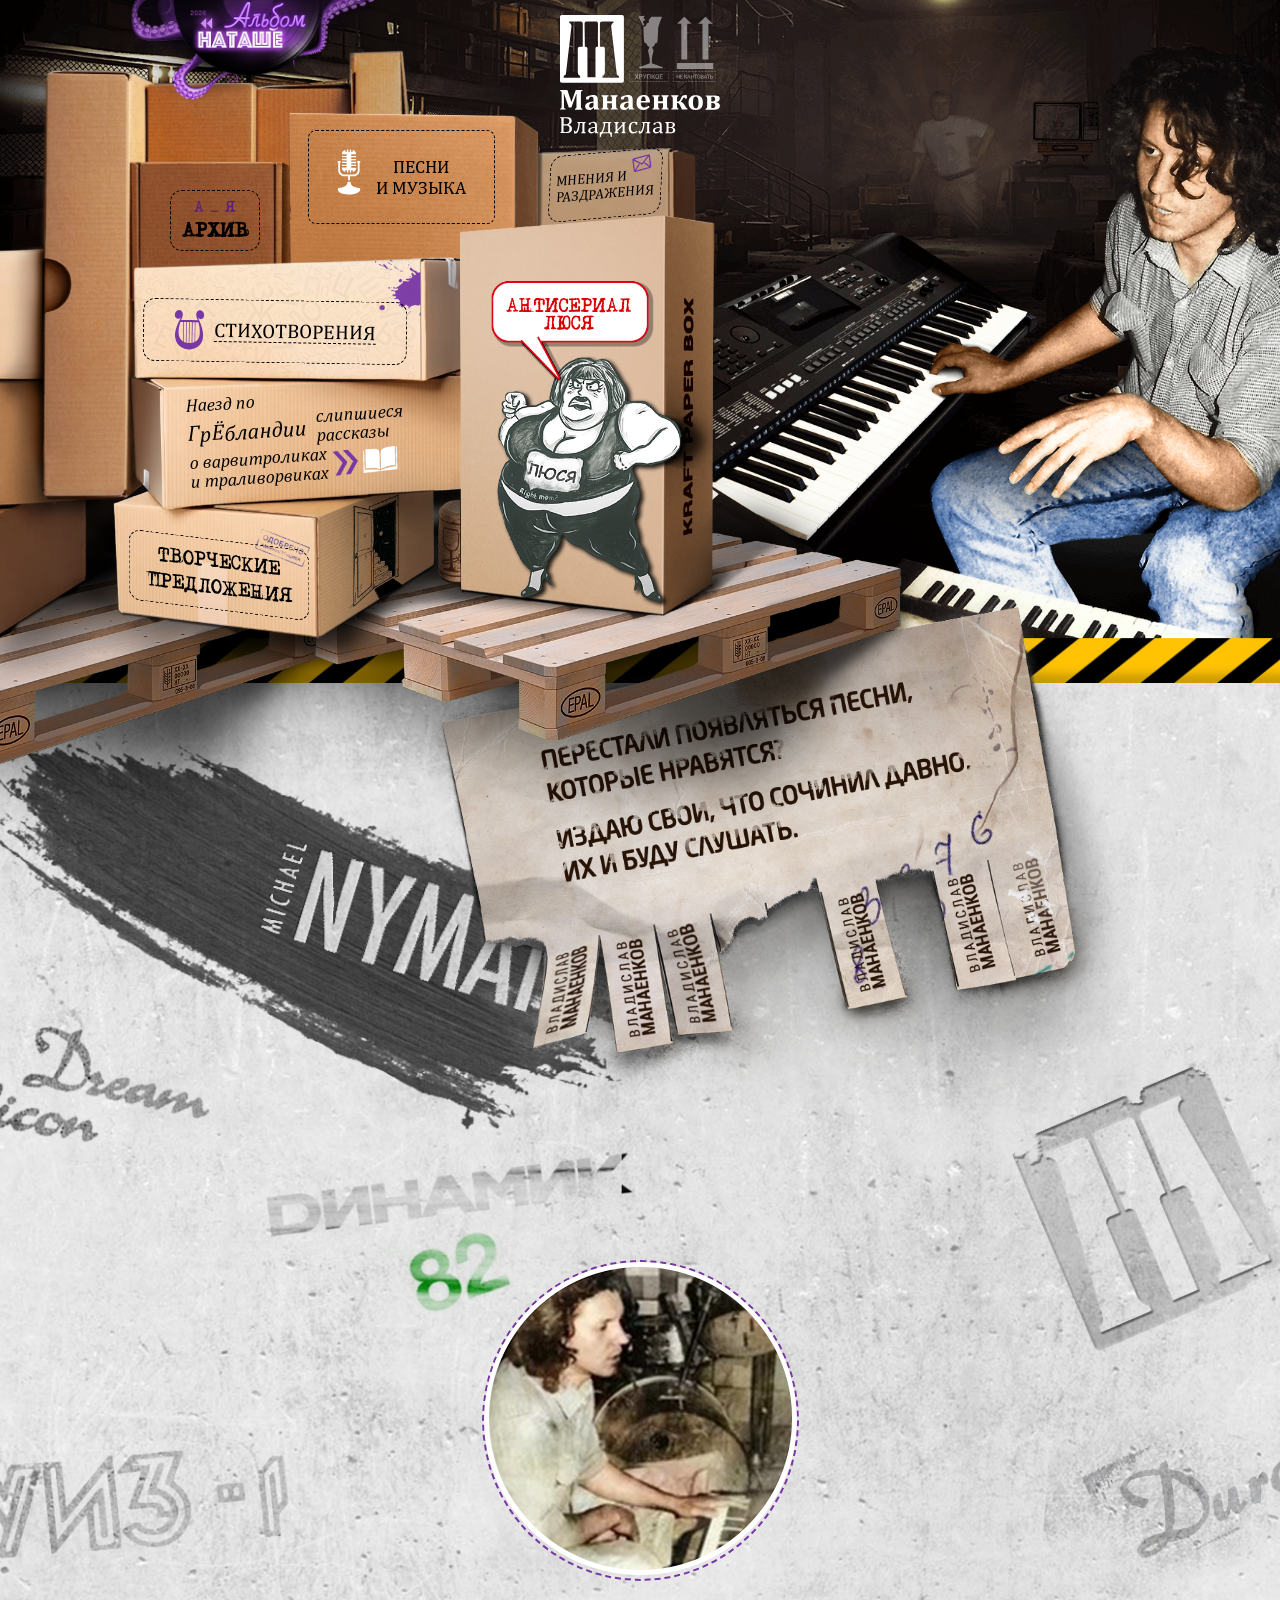
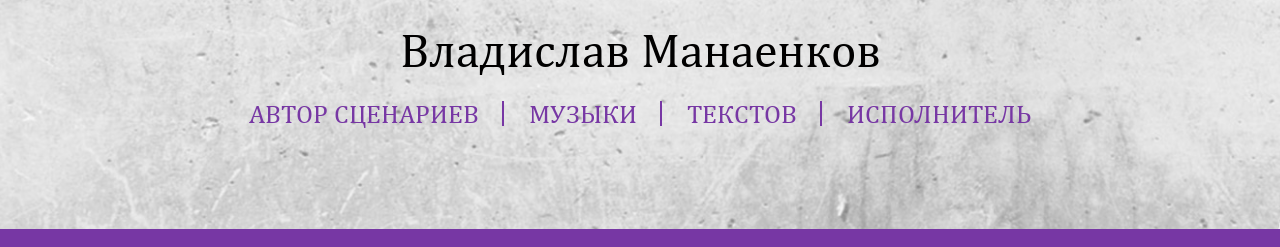
<file: index.html>
<!DOCTYPE html>
<html lang="ru" class="fixed">
  <head>
    <meta charset="UTF-8" />
    <meta http-equiv="X-UA-Compatible" content="IE=edge" />
    <meta name="viewport" content="width=device-width, initial-scale=1" />
    <meta http-equiv="x-ua-compatible" content="IE=edge" />
    <title>Владислав Манаенков СЦЕНАРИИ | МУЗЫКА | ТЕКСТЫ | ИСПОЛНИТЕЛЬ</title>
    <link rel="stylesheet" href="css/magnific-popup.css" />
    <link rel="stylesheet" href="css/style.css" />
  </head>

  <body>
    <div class="header header2 main-header">
      <div class="wrapper">
        <a href="album-to-natasha.html" class="new-img home-new style2">
          <img src="img/new-logo.png" alt="">
        </a>
        <a href="album-to-natasha.html" class="mobile-image">
          <img src="img/new-style-img.png" alt="">
        </a>
        <a href="archive.html" class="archive">
          <span class="small-text">А _ я</span>
          <span class="text">Архив</span>
          <img src="img/Strelka-white.svg" alt="" class="arrow" />
        </a>
        <a href="music.html" class="song">
          <img src="img/song-icon.svg" alt="" class="icon" />
          <span class="text"
            >Песни <br />
            и музыка</span
          >
          <img src="img/Strelka-white.svg" alt="" class="arrow" />
        </a>
        <a href="opinions-irritation.html" class="opinions">
          <svg
            width="58"
            height="49"
            viewBox="0 0 58 49"
            fill="none"
            xmlns="http://www.w3.org/2000/svg"
          >
            <path
              d="M46.1 0.706024L4.50001 8.40602C2.00001 8.90602 0.300012 11.306 0.700012 13.906L6.30001 44.306C6.80001 46.806 9.20001 48.506 11.8 48.106L53.4 40.406C55.9 39.906 57.6 37.506 57.2 34.906L51.6 4.40602C51.1 1.90602 48.6 0.206024 46.1 0.706024ZM38.4 23.106C37.6 22.506 36.4 22.706 35.8 23.506C35.2 24.306 35.4 25.506 36.2 26.106L51 37.006L12.7 44.106L22.7 28.606C23.3 27.706 23 26.606 22.1 26.006C21.2 25.406 20.1 25.706 19.5 26.606L9.60001 42.106L4.60001 15.006L28.4 28.506C28.8 28.706 29.2 28.806 29.6 28.706C30 28.606 30.4 28.406 30.7 28.106L48.1 7.00603L53.1 34.106L38.4 23.106ZM6.50001 11.806L45.4 4.60603L29 24.506L6.50001 11.806Z"
            />
          </svg>
          <span
            >Мнения и <br />
            раздражения</span
          >
        </a>
        <a href="index.html" class="logo">
          <img src="img/logo.svg" alt="" />
        </a>
        <a href="poems.html" class="poems">
          <svg
            width="45"
            height="61"
            viewBox="0 0 45 61"
            fill="none"
            xmlns="http://www.w3.org/2000/svg"
          >
            <path
              d="M35.4 11.9C35.5 11.8 35.5 11.7 35.7 11.7C37.2 13.6 39.4 14.6 41.4 14C44.2 13.1 45.6 9.60001 44.5 6.00001C43.5 2.80001 40.9 0.700008 38.3 1.00001C38.3 1.00001 33.5 1.00001 32.9 7.00001C32.8 8.50001 33.2 10.3 33.7 11.9C33.7 11.9 33.7 12 33.8 12.1C34.3 13.4 34.8 14.5 35.1 15.2C35.2 15.4 35.3 15.6 35.3 15.8H24.3H21.4H10.4C10.5 15.6 10.6 15.4 10.6 15.2C11 14.5 11.5 13.4 11.9 12.1C12 12 12 11.9 12 11.9C12.5 10.3 12.9 8.50001 12.8 7.00001C12.2 1.00001 7.40001 1.00001 7.40001 1.00001C4.80001 0.700008 2.20001 2.80001 1.20001 6.00001C0.100012 9.50001 1.50001 13.1 4.30001 14C6.30001 14.6 8.50001 13.7 10 11.7C10.1 11.7 10.2 11.8 10.3 11.9H10.2C10.2 11.9 -0.799988 31.8 2.20001 43.3C4.90001 59.4 21.5 60.1 22.7 60.2C23.9 60.2 40.7 59.5 43.4 43.3C46.5 31.8 35.5 11.9 35.4 11.9ZM31.1 18.9V48.6C30.1 49.1 29 49.5 27.8 49.8V18.9H31.1ZM24.3 18.9H26.7V50.1C25.6 50.3 24.5 50.4 23.4 50.4V18.9H24.3ZM21.4 18.9H22.4V50.4C21.3 50.4 20.1 50.3 19.1 50.1V18.9H21.4ZM18.1 18.9V49.8C16.9 49.5 15.8 49.1 14.8 48.6V18.9H18.1ZM7.00001 36.4C6.60001 29.6 7.90001 23.4 9.30001 18.9H13.8V48.1C10 45.8 7.40001 41.9 7.00001 36.4ZM38.7 36.4C38.3 41.9 35.8 45.8 32 48.1V18.9H36.4C37.8 23.4 39.1 29.6 38.7 36.4Z"
            />
          </svg>
          <span>Стихотворения</span>
        </a>
        <a href="creative-suggestions.html" class="offers-btn">
          <span
            >Творческие<br />
            предложения</span
          >
        </a>
        <a href="stuck-stories.html" class="info-back">
          <span>Наезд по </span>
          <div class="info">
            <p><span>Г</span> р <span>Ё</span> бландии</p>
            <span class="small">слипшиеся рассказы</span>
          </div>
          <div class="info">
            <span
              >о варвитроликах <br />
              и траливорвиках</span
            >
            <img src="img/info-icon1.png" alt="" />
            <img src="img/info-icon2.png" alt="" />
          </div>
        </a>
        <a href="home.html" class="lucy-img lucy2-img">
          <img src="img/lucy-desktop2.png" alt="" />
        </a>
        <div class="drop-menu">
          <span class="line"></span>
          <span class="line"></span>
          <span class="line"></span>
        </div>
        <a href="home.html" class="lucy-mobile archive-mobile">
          <img src="img/archive-mobile-img.png" alt="" />
        </a>
      </div>
      <div class="main-info">
        <img src="img/main-style-bg.png" alt="" />
      </div>
    </div>

    <main class="zIndex no-bg main-bg">
      <div class="bottom-info style2">
        <div class="wrapper">
          <div class="info-wrap">
            <div class="img-wrap">
              <img src="img/person-img.png" alt="" />
            </div>
            <p class="name">Владислав Манаенков</p>
            <ul class="links">
              <li><span>Автор сценариев</span></li>
              <li><span>музыки</span></li>
              <li><span>текстов</span></li>
              <li><span>исполнитель</span></li>
            </ul>
          </div>
        </div>
      </div>
    </main>

    <script src="js/jquery-3.4.1.min.js"></script>
    <script src="js/jquery.magnific-popup.min.js"></script>
    <script src="js/gsap.min.js"></script>
    <script src="js/ScrollTrigger.min.js"></script>
    <script src="js/slick.min.js"></script>
    <script src="js/script.js"></script>
  </body>
</html>
</file>
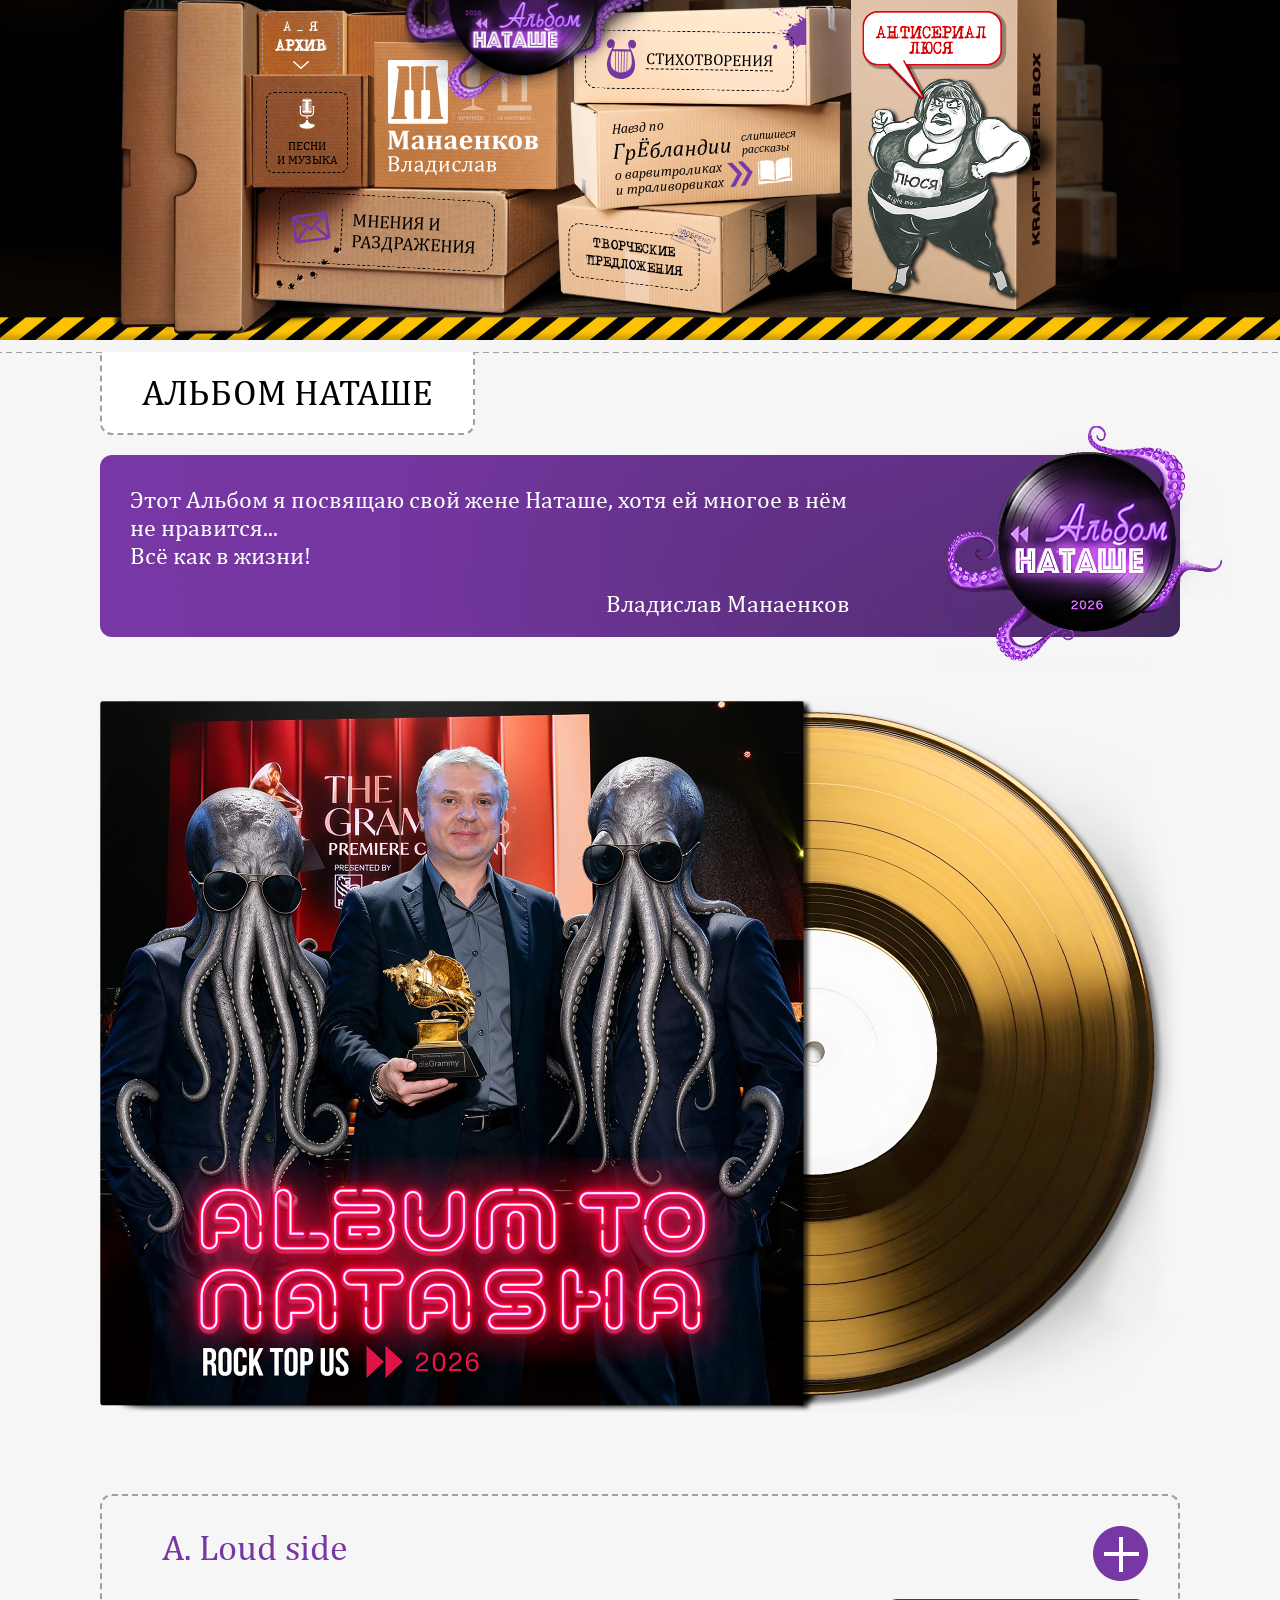
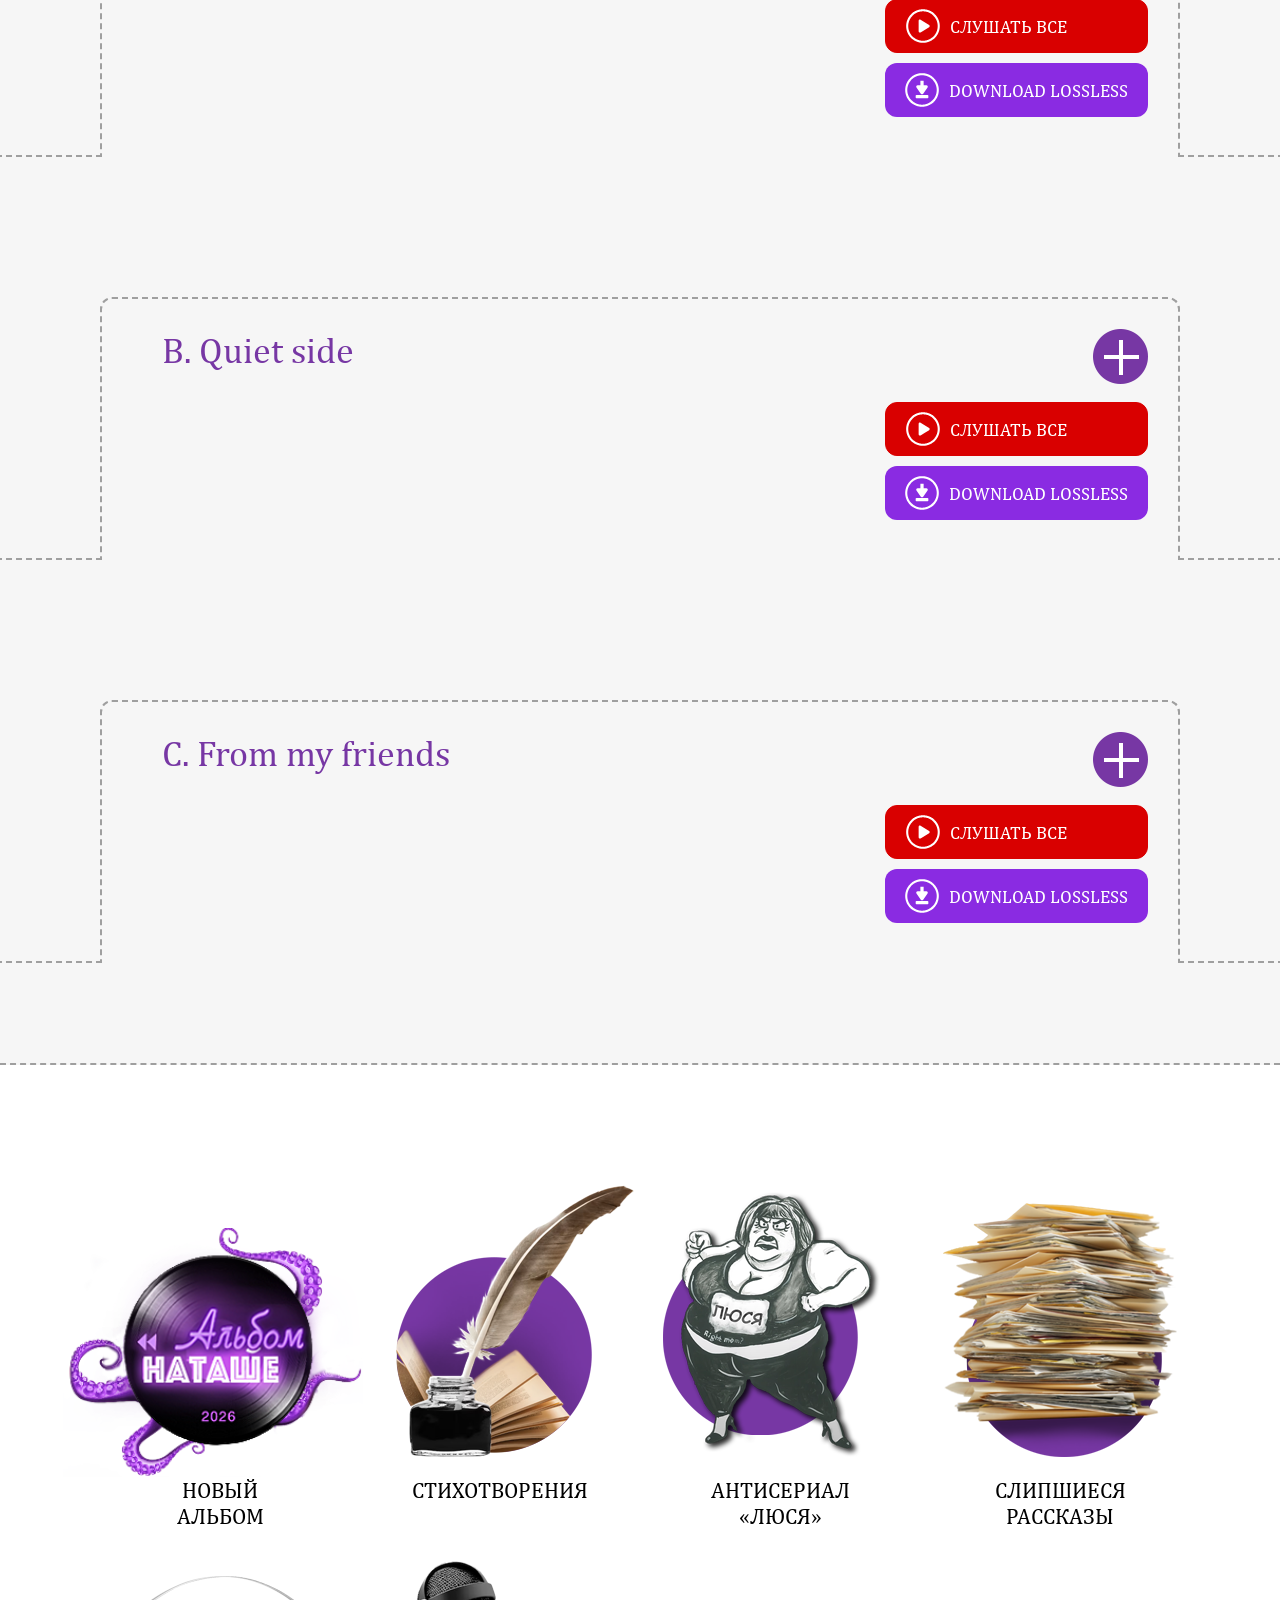
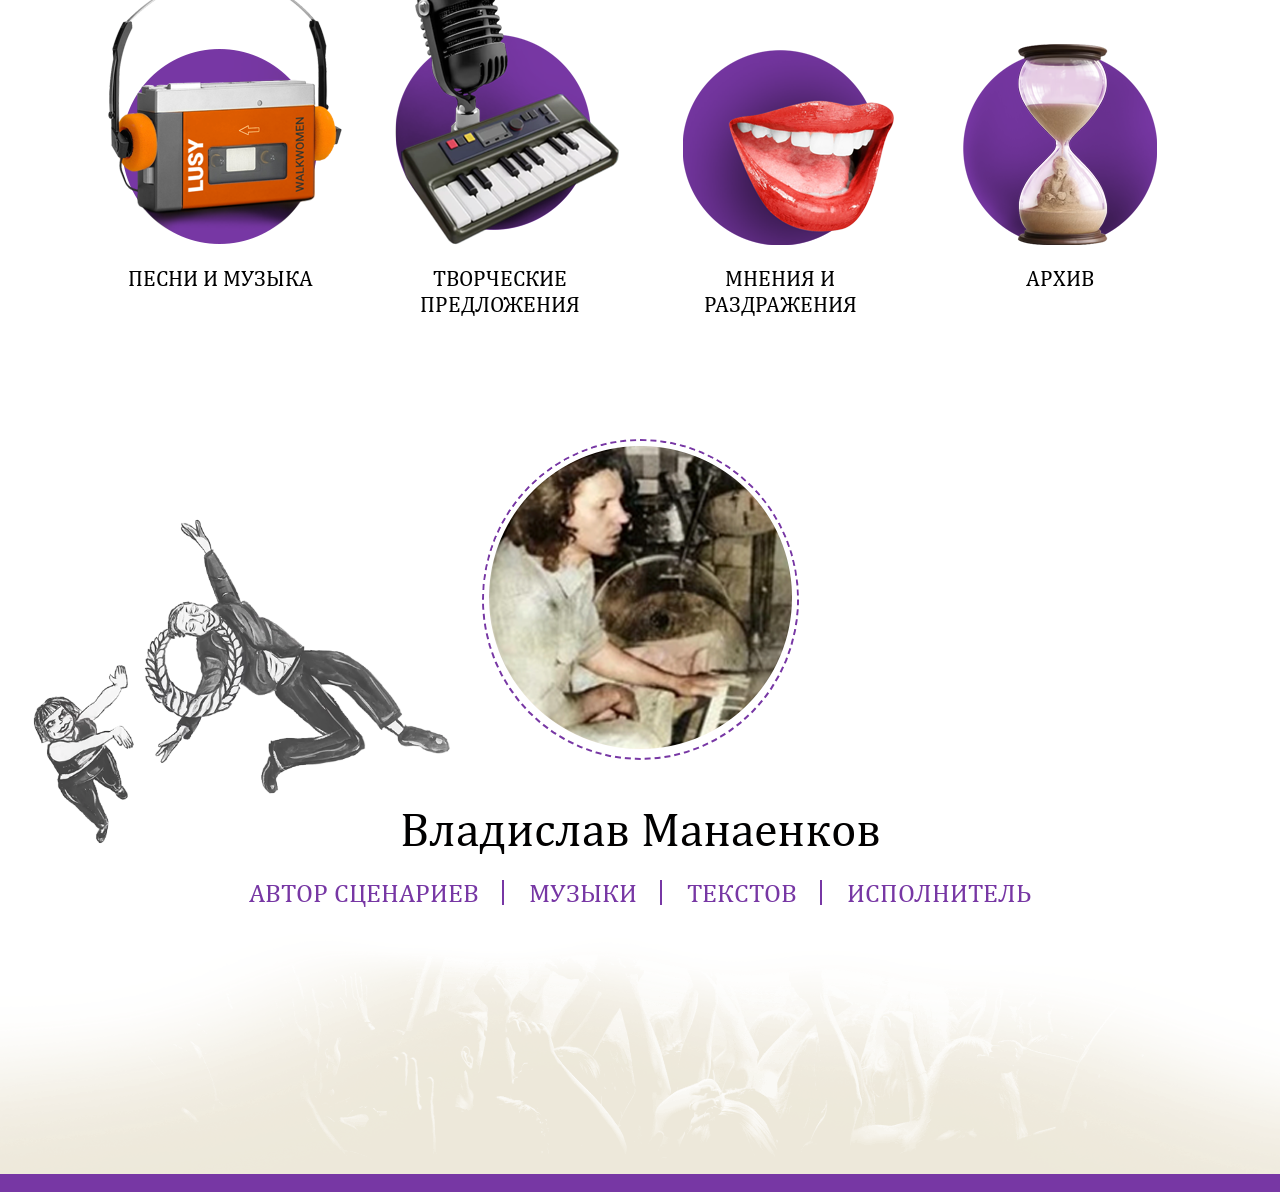
<file: album-to-natasha.html>
<!DOCTYPE html>
<html lang="ru" class="fixed">

<head>
  <meta charset="UTF-8" />
  <meta http-equiv="X-UA-Compatible" content="IE=edge" />
  <meta name="viewport" content="width=device-width, initial-scale=1" />
  <meta http-equiv="x-ua-compatible" content="IE=edge" />
  <title>Владислав Манаенков СЦЕНАРИИ | МУЗЫКА | ТЕКСТЫ | ИСПОЛНИТЕЛЬ</title>
  <link rel="stylesheet" href="css/magnific-popup.css" />
  <link rel="stylesheet" href="css/style.css" />
</head>

<body>
  <div class="header">
    <div class="wrapper">
      <a href="album-to-natasha.html" class="new-img">
        <img src="img/new-logo.png" alt="">
      </a>
      <a href="archive.html" class="archive active">
        <span class="small-text">А _ я</span>
        <span class="text">Архив</span>
        <img src="img/Strelka-white.svg" alt="" class="arrow" />
      </a>
      <a href="music.html" class="song">
        <img src="img/song-icon.svg" alt="" class="icon" />
        <span class="text">Песни<br />
          и музыка</span>
        <img src="img/Strelka-white.svg" alt="" class="arrow" />
      </a>
      <a href="opinions-irritation.html" class="opinions">
        <svg width="58" height="49" viewBox="0 0 58 49" fill="none" xmlns="http://www.w3.org/2000/svg">
          <path
            d="M46.1 0.706024L4.50001 8.40602C2.00001 8.90602 0.300012 11.306 0.700012 13.906L6.30001 44.306C6.80001 46.806 9.20001 48.506 11.8 48.106L53.4 40.406C55.9 39.906 57.6 37.506 57.2 34.906L51.6 4.40602C51.1 1.90602 48.6 0.206024 46.1 0.706024ZM38.4 23.106C37.6 22.506 36.4 22.706 35.8 23.506C35.2 24.306 35.4 25.506 36.2 26.106L51 37.006L12.7 44.106L22.7 28.606C23.3 27.706 23 26.606 22.1 26.006C21.2 25.406 20.1 25.706 19.5 26.606L9.60001 42.106L4.60001 15.006L28.4 28.506C28.8 28.706 29.2 28.806 29.6 28.706C30 28.606 30.4 28.406 30.7 28.106L48.1 7.00603L53.1 34.106L38.4 23.106ZM6.50001 11.806L45.4 4.60603L29 24.506L6.50001 11.806Z" />
        </svg>
        <span>Мнения и раздражения</span>
      </a>
      <a href="index.html" class="logo big">
        <img src="img/logo.svg" alt="" />
      </a>
      <a href="poems.html" class="poems">
        <svg width="45" height="61" viewBox="0 0 45 61" fill="none" xmlns="http://www.w3.org/2000/svg">
          <path
            d="M35.4 11.9C35.5 11.8 35.5 11.7 35.7 11.7C37.2 13.6 39.4 14.6 41.4 14C44.2 13.1 45.6 9.60001 44.5 6.00001C43.5 2.80001 40.9 0.700008 38.3 1.00001C38.3 1.00001 33.5 1.00001 32.9 7.00001C32.8 8.50001 33.2 10.3 33.7 11.9C33.7 11.9 33.7 12 33.8 12.1C34.3 13.4 34.8 14.5 35.1 15.2C35.2 15.4 35.3 15.6 35.3 15.8H24.3H21.4H10.4C10.5 15.6 10.6 15.4 10.6 15.2C11 14.5 11.5 13.4 11.9 12.1C12 12 12 11.9 12 11.9C12.5 10.3 12.9 8.50001 12.8 7.00001C12.2 1.00001 7.40001 1.00001 7.40001 1.00001C4.80001 0.700008 2.20001 2.80001 1.20001 6.00001C0.100012 9.50001 1.50001 13.1 4.30001 14C6.30001 14.6 8.50001 13.7 10 11.7C10.1 11.7 10.2 11.8 10.3 11.9H10.2C10.2 11.9 -0.799988 31.8 2.20001 43.3C4.90001 59.4 21.5 60.1 22.7 60.2C23.9 60.2 40.7 59.5 43.4 43.3C46.5 31.8 35.5 11.9 35.4 11.9ZM31.1 18.9V48.6C30.1 49.1 29 49.5 27.8 49.8V18.9H31.1ZM24.3 18.9H26.7V50.1C25.6 50.3 24.5 50.4 23.4 50.4V18.9H24.3ZM21.4 18.9H22.4V50.4C21.3 50.4 20.1 50.3 19.1 50.1V18.9H21.4ZM18.1 18.9V49.8C16.9 49.5 15.8 49.1 14.8 48.6V18.9H18.1ZM7.00001 36.4C6.60001 29.6 7.90001 23.4 9.30001 18.9H13.8V48.1C10 45.8 7.40001 41.9 7.00001 36.4ZM38.7 36.4C38.3 41.9 35.8 45.8 32 48.1V18.9H36.4C37.8 23.4 39.1 29.6 38.7 36.4Z" />
        </svg>
        <span>Стихотворения</span>
      </a>
      <a href="creative-suggestions.html" class="offers-btn">
        <span>Творческие<br />
          предложения</span>
      </a>
      <a href="stuck-stories.html" class="info-back">
        <span>Наезд по </span>
        <div class="info">
          <p><span>Г</span> р <span>Ё</span> бландии</p>
          <span class="small">слипшиеся рассказы</span>
        </div>
        <div class="info">
          <span>о варвитроликах<br />
            и траливорвиках</span>
          <img src="img/info-icon1.png" alt="" />
          <img src="img/info-icon2.png" alt="" />
        </div>
      </a>
      <a href="home.html" class="lucy-img lucy2-img">
        <img src="img/lucy-desktop2.png" alt="" />
      </a>
      <div class="drop-menu">
        <span class="line"></span>
        <span class="line"></span>
        <span class="line"></span>
      </div>
      <a href="home.html" class="lucy-mobile new-mobile">
        <img src="img/new-mobile-img.png" alt="" />
      </a>
    </div>
    <div class="header-menu-wrap">
      <div class="top">
        <a href="index.html" class="mobile-logo">
          <img src="img/mobile-logo.png" alt="" />
        </a>
        <button class="close" type="button">
          <img src="img/close-menu.png" alt="" />
        </button>
      </div>
      <ul class="main-menu">
        <li>
          <a href="album-to-natasha.html">
            <img src="img/menu-icon11.png" alt="" class="menu-icon" />
            <span>Альбом Наташе</span>
            <img src="img/menu-arrow.png" alt="" class="arrow" />
          </a>
        </li>
        <li>
          <a href="poems.html">
            <img src="img/menu-icon1.png" alt="" class="menu-icon" />
            <span>стихотворения</span>
            <img src="img/menu-arrow.png" alt="" class="arrow" />
          </a>
        </li>
        <li>
          <a href="home.html">
            <img src="img/menu-icon2.png" alt="" class="menu-icon" />
            <span>Антисериал «люся»</span>
            <img src="img/menu-arrow.png" alt="" class="arrow" />
          </a>
        </li>
        <li>
          <a href="stuck-stories.html">
            <img src="img/menu-icon3.png" alt="" class="menu-icon" />
            <span>слипшиеся рассказы</span>
            <img src="img/menu-arrow.png" alt="" class="arrow" />
          </a>
        </li>
        <li>
          <a href="music.html">
            <img src="img/menu-icon4.png" alt="" class="menu-icon" />
            <span>Песни и музыка</span>
            <img src="img/menu-arrow.png" alt="" class="arrow" />
          </a>
        </li>
        <li>
          <a href="creative-suggestions.html">
            <img src="img/menu-icon5.png" alt="" class="menu-icon" />
            <span>Творческие предложения</span>
            <img src="img/menu-arrow.png" alt="" class="arrow" />
          </a>
        </li>
        <li>
          <a href="opinions-irritation.html">
            <img src="img/menu-icon6.png" alt="" class="menu-icon" />
            <span>Мнения и раздражения</span>
            <img src="img/menu-arrow.png" alt="" class="arrow" />
          </a>
        </li>
        <li>
          <a href="archive.html">
            <img src="img/menu-icon7.png" alt="" class="menu-icon" />
            <span>Архив</span>
            <img src="img/menu-arrow.png" alt="" class="arrow" />
          </a>
        </li>
      </ul>
    </div>
  </div>

  <main class="no-bg">
    <div class="archive-wrap">
      <div class="title-style">
        <span>АЛЬБОМ НАТАШЕ</span>
      </div>

      <div class="info-style w720">
        <span class="mb0">Этот Альбом я посвящаю свой жене Наташе, хотя ей многое в нём не нравится...
        <span style="display: block;">Всё как в жизни!</span>
        <span style="display: block; text-align: right;" class="text-new">Владислав Манаенков</span>
        </span>
        <img src="img/new-style-img.png" alt="" class="new-img img" />
      </div>

      <div class="img-style">
        <img src="img/Grymmu.png" alt="">
      </div>

      <div class="archive-items w100 archive-wrapper new-style-wrap">
        <div class="archive-item video-style">
          <div class="item-top">
            <div class="info">

              <div class="texts">
                <h2>A. Loud side</h2>
                <!--
                  <p>
                    Автор - Владислав Манаенков
                  </p>
                  -->
              </div>
            </div>

            <div class="buttons">
              <button type="button" class="album-btn">
                <div class="img before"></div>
              </button>
              <a href="https://kinescope.io/pl/ja9zCn5J677wZw1CwR9LX6" class="listen-album-btn" target="_blank">
                <img src="img/Play_Icon.svg" alt="" style="width: 34px;" />
                <span>Слушать все</span>
              </a>
              <a href="https://disk.360.yandex.ru/d/N-EdW6qjlht5WA" class="listen-blue-btn" target="_blank">
                <img src="img/Do_Icon.svg" alt="">
                <span>DOWNLOAD LOSSLESS</span>
              </a>
            </div>
          </div>

          <div class="item-bottom">
            <div class="top-info">
              <span class="number">№1</span>
              <div class="video">
                <!-- iframe class="rutubePlayer" src="https://kinescope.io/pl/ja9zCn5J677wZw1CwR9LX6?start_item=1"
                  frameborder="0" allow="clipboard-write; autoplay" webkitAllowFullScreen mozallowfullscreen
                  allowfullscreen></iframe -->

                <iframe class="rutubePlayer" src="https://kinescope.io/0Ldpyiaes3Mt2zafvifGAs"
                  frameborder="0" allow="clipboard-write; autoplay" webkitAllowFullScreen mozallowfullscreen
                  allowfullscreen></iframe>

                  
                <!-- <button class="custom-play-button">СЛУШАТЬ</button> -->
              </div>
              <div class="right-info">
                <p>Rocktopus</p>
              </div>
              <p class="hide-text">Rocktopus</p>
            </div>
            <div class="top-info" style="margin-top: 40px;">
              <span class="number">№2</span>
              <div class="video">
                <iframe class="rutubePlayer" src="https://kinescope.io/6BXGArFbcvJd2nA3fvaLcN"
                  frameborder="0" allow="clipboard-write; autoplay" webkitAllowFullScreen mozallowfullscreen
                  allowfullscreen></iframe>
                <!-- <button class="custom-play-button">СЛУШАТЬ</button> -->
              </div>
              <div class="right-info">
                <p>Bamboo</p>
              </div>
              <p class="hide-text">Bamboo
              </p>
            </div>
            <div class="top-info" style="margin-top: 40px;">
              <span class="number">№3</span>
              <div class="video">
                <iframe class="rutubePlayer" src="https://kinescope.io/pl/ja9zCn5J677wZw1CwR9LX6?start_item=3"
                  frameborder="0" allow="clipboard-write; autoplay" webkitAllowFullScreen mozallowfullscreen
                  allowfullscreen></iframe>
                <!-- <button class="custom-play-button">СЛУШАТЬ</button> -->
              </div>
              <div class="right-info">
                <p>Barockco</p>
              </div>
              <p class="hide-text">Barockco</p>
            </div>
            <div class="top-info" style="margin-top: 40px;">
              <span class="number">№4</span>
              <div class="video">
                <iframe class="rutubePlayer" src="https://kinescope.io/pl/ja9zCn5J677wZw1CwR9LX6?start_item=4"
                  frameborder="0" allow="clipboard-write; autoplay" webkitAllowFullScreen mozallowfullscreen
                  allowfullscreen></iframe>
                <!-- <button class="custom-play-button">СЛУШАТЬ</button> -->
              </div>
              <div class="right-info">
                <p>Oriental</p>
              </div>
              <p class="hide-text">Oriental</p>
            </div>
            <div class="top-info" style="margin-top: 40px;">
              <span class="number">№5</span>
              <div class="video">
                <iframe class="rutubePlayer" src="https://kinescope.io/pl/ja9zCn5J677wZw1CwR9LX6?start_item=5"
                  frameborder="0" allow="clipboard-write; autoplay" webkitAllowFullScreen mozallowfullscreen
                  allowfullscreen></iframe>
                <!-- <button class="custom-play-button">СЛУШАТЬ</button> -->
              </div>
              <div class="right-info">
                <p>Pastoral</p>
              </div>
              <p class="hide-text">Pastoral</p>
            </div>
            <div class="top-info" style="margin-top: 40px;">
              <span class="number">№6</span>
              <div class="video">
                <iframe class="rutubePlayer" src="https://kinescope.io/pl/ja9zCn5J677wZw1CwR9LX6?start_item=6"
                  frameborder="0" allow="clipboard-write; autoplay" webkitAllowFullScreen mozallowfullscreen
                  allowfullscreen></iframe>
                <!-- <button class="custom-play-button">СЛУШАТЬ</button> -->
              </div>
              <div class="right-info">
                <p>Sorrows And Hope</p>
              </div>
              <p class="hide-text">Sorrows And Hope</p>
            </div>
            <div class="top-info" style="margin-top: 40px;">
              <span class="number">№7</span>
              <div class="video">
                <iframe class="rutubePlayer" src="https://kinescope.io/pl/ja9zCn5J677wZw1CwR9LX6?start_item=7"
                  frameborder="0" allow="clipboard-write; autoplay" webkitAllowFullScreen mozallowfullscreen
                  allowfullscreen></iframe>
                <!-- <button class="custom-play-button">СЛУШАТЬ</button> -->
              </div>
              <div class="right-info">
                <p>Nokturne V2</p>
              </div>
              <p class="hide-text">Nokturne V2</p>
            </div>
          </div>

        </div>



        <div class="archive-item video-style">
          <div class="item-top">
            <div class="info">

              <div class="texts">
                <h2>B. Quiet side</h2>
                <!--
                    <p>
                      Автор - Владислав Манаенков
                    </p>
                    -->
              </div>
            </div>
            <div class="buttons">
              <button type="button" class="album-btn">
                <div class="img before"></div>
              </button>
              <a href="https://kinescope.io/pl/ja9zCn5J677wZw1CwR9LX6" class="listen-album-btn" target="_blank">
                <img src="img/Play_Icon.svg" alt="" style="width: 34px;" />
                <span>Слушать все</span>
              </a>
              <a href="https://disk.360.yandex.ru/d/N-EdW6qjlht5WA" class="listen-blue-btn" target="_blank">
                <img src="img/Do_Icon.svg" alt="">
                <span>DOWNLOAD LOSSLESS</span>
              </a>
            </div>
          </div>
          <div class="item-bottom">
            <div class="top-info">
              <span class="number">№8</span>
              <div class="video">
                <iframe class="rutubePlayer" src="https://kinescope.io/pl/9enH9yhnbXVVTu2zeXBQju?start_item=1"
                  frameborder="0" allow="clipboard-write; autoplay" webkitAllowFullScreen mozallowfullscreen
                  allowfullscreen></iframe>
                <!-- <button class="custom-play-button">СЛУШАТЬ</button> -->
              </div>
              <div class="right-info">
                <p>Thirty Years Since</p>
              </div>
              <p class="hide-text">Thirty Years Since</p>
            </div>
            <div class="top-info" style="margin-top: 40px;">
              <span class="number">№9</span>
              <div class="video">
                <iframe class="rutubePlayer" src="https://kinescope.io/pl/9enH9yhnbXVVTu2zeXBQju?start_item=2"
                  frameborder="0" allow="clipboard-write; autoplay" webkitAllowFullScreen mozallowfullscreen
                  allowfullscreen></iframe>
                <!-- <button class="custom-play-button">СЛУШАТЬ</button> -->
              </div>
              <div class="right-info">
                <p>Waltz to Natasha</p>
              </div>
              <p class="hide-text">Waltz to Natasha
              </p>
            </div>
            <div class="top-info" style="margin-top: 40px;">
              <span class="number">№10</span>
              <div class="video">
                <iframe class="rutubePlayer" src="https://kinescope.io/pl/9enH9yhnbXVVTu2zeXBQju?start_item=3"
                  frameborder="0" allow="clipboard-write; autoplay" webkitAllowFullScreen mozallowfullscreen
                  allowfullscreen></iframe>
                <!-- <button class="custom-play-button">СЛУШАТЬ</button> -->
              </div>
              <div class="right-info">
                <p>In the mood</p>
              </div>
              <p class="hide-text">In the mood</p>
            </div>
            <div class="top-info" style="margin-top: 40px;">
              <span class="number">№11</span>
              <div class="video">
                <iframe class="rutubePlayer" src="https://kinescope.io/pl/9enH9yhnbXVVTu2zeXBQju?start_item=4"
                  frameborder="0" allow="clipboard-write; autoplay" webkitAllowFullScreen mozallowfullscreen
                  allowfullscreen></iframe>
                <!-- <button class="custom-play-button">СЛУШАТЬ</button> -->
              </div>
              <div class="right-info">
                <p>Seasons</p>
              </div>
              <p class="hide-text">Seasons</p>
            </div>
            <div class="top-info" style="margin-top: 40px;">
              <span class="number">№12</span>
              <div class="video">
                <iframe class="rutubePlayer" src="https://kinescope.io/pl/9enH9yhnbXVVTu2zeXBQju?start_item=5"
                  frameborder="0" allow="clipboard-write; autoplay" webkitAllowFullScreen mozallowfullscreen
                  allowfullscreen></iframe>
                <!-- <button class="custom-play-button">СЛУШАТЬ</button> -->
              </div>
              <div class="right-info">
                <p>Strange</p>
              </div>
              <p class="hide-text">Strange</p>
            </div>
            <div class="top-info" style="margin-top: 40px;">
              <span class="number">№13</span>
              <div class="video">
                <iframe class="rutubePlayer" src="https://kinescope.io/pl/9enH9yhnbXVVTu2zeXBQju?start_item=6"
                  frameborder="0" allow="clipboard-write; autoplay" webkitAllowFullScreen mozallowfullscreen
                  allowfullscreen></iframe>
                <!-- <button class="custom-play-button">СЛУШАТЬ</button> -->
              </div>
              <div class="right-info">
                <p>Nokturne</p>
              </div>
              <p class="hide-text">Nokturne</p>
            </div>
            <div class="top-info" style="margin-top: 40px;">
              <span class="number">№14</span>
              <div class="video">
                <iframe class="rutubePlayer" src="https://kinescope.io/pl/9enH9yhnbXVVTu2zeXBQju?start_item=7"
                  frameborder="0" allow="clipboard-write; autoplay" webkitAllowFullScreen mozallowfullscreen
                  allowfullscreen></iframe>
                <!-- <button class="custom-play-button">СЛУШАТЬ</button> -->
              </div>
              <div class="right-info">
                <p>Farewell</p>
              </div>
              <p class="hide-text">Farewell</p>
            </div>
            <div class="top-info" style="margin-top: 40px;">
              <span class="number">&nbsp;</span>
              <div class="video">
                <iframe class="rutubePlayer" src="https://kinescope.io/pl/9enH9yhnbXVVTu2zeXBQju?start_item=8"
                  frameborder="0" allow="clipboard-write; autoplay" webkitAllowFullScreen mozallowfullscreen
                  allowfullscreen></iframe>
                <!-- <button class="custom-play-button">СЛУШАТЬ</button> -->
              </div>
              <div class="right-info">
                <p>P.S.</p>
              </div>
              <p class="hide-text">P.S.</p>
            </div>
          </div>

        </div>



        <div class="archive-item video-style">
          <div class="item-top">
            <div class="info">

              <div class="texts">
                <h2>C. From my friends</h2>
                <!--
                <p>
                  Автор - Владислав Манаенков
                </p>
                -->
              </div>
            </div>
            <div class="buttons">
              <button type="button" class="album-btn">
                <div class="img before"></div>
              </button>
              <a href="https://kinescope.io/pl/ja9zCn5J677wZw1CwR9LX6" class="listen-album-btn" target="_blank">
                <img src="img/Play_Icon.svg" alt="" style="width: 34px;" />
                <span>Слушать все</span>
              </a>
              <a href="https://disk.360.yandex.ru/d/N-EdW6qjlht5WA" class="listen-blue-btn" target="_blank">
                <img src="img/Do_Icon.svg" alt="">
                <span>DOWNLOAD LOSSLESS</span>
              </a>
            </div>
          </div>


          <div class="item-bottom">
            <div class="top-info">
              <span class="number">№1</span>
              <div class="video">
                <iframe class="rutubePlayer" src="https://kinescope.io/pl/cWdU4YTMTTZRUvrczcm1jY?start_item=1"
                  frameborder="0" allow="clipboard-write; autoplay" webkitAllowFullScreen mozallowfullscreen
                  allowfullscreen></iframe>
                <!-- <button class="custom-play-button">СЛУШАТЬ</button> -->
              </div>
              <div class="right-info">
                <p>Octopuses (PraMama Mix)</p>
              </div>
              <p class="hide-text">Octopuses (PraMama Mix)</p>
            </div>

            <div class="top-info" style="margin-top: 40px;">
              <span class="number">№2</span>
              <div class="video">
                <iframe class="rutubePlayer" src="https://kinescope.io/pl/cWdU4YTMTTZRUvrczcm1jY?start_item=2"
                  frameborder="0" allow="clipboard-write; autoplay" webkitAllowFullScreen mozallowfullscreen
                  allowfullscreen></iframe>
                <!-- <button class="custom-play-button">СЛУШАТЬ</button> -->
              </div>
              <div class="right-info">
                <p>Rocktopus (Spartak Mix)</p>
              </div>
              <p class="hide-text">Rocktopus (Spartak Mix)
              </p>
            </div>            
            

            <div class="top-info" style="margin-top: 40px;">
              <span class="number">№3</span>
              <div class="video">
                <iframe class="rutubePlayer" src="https://kinescope.io/pl/cWdU4YTMTTZRUvrczcm1jY?start_item=3"
                  frameborder="0" allow="clipboard-write; autoplay" webkitAllowFullScreen mozallowfullscreen
                  allowfullscreen></iframe>
                <!-- <button class="custom-play-button">СЛУШАТЬ</button> -->
              </div>
              <div class="right-info">
                <p>Baroctopus</p>
              </div>
              <p class="hide-text">Baroctopus
              </p>
            </div>
                        
            <div class="top-info" style="margin-top: 40px;">
              <span class="number">№4</span>
              <div class="video">
                <iframe class="rutubePlayer" src="https://kinescope.io/pl/cWdU4YTMTTZRUvrczcm1jY?start_item=4"
                  frameborder="0" allow="clipboard-write; autoplay" webkitAllowFullScreen mozallowfullscreen
                  allowfullscreen></iframe>
                <!-- <button class="custom-play-button">СЛУШАТЬ</button> -->
              </div>
              <div class="right-info">
                <p>Rocktopus (Live)</p>
              </div>
              <p class="hide-text">Rocktopus (Live)
              </p>
            </div>
                        <div class="top-info" style="margin-top: 40px;">
              <span class="number">№5</span>
              <div class="video">
                <iframe class="rutubePlayer" src="https://kinescope.io/pl/cWdU4YTMTTZRUvrczcm1jY?start_item=5"
                  frameborder="0" allow="clipboard-write; autoplay" webkitAllowFullScreen mozallowfullscreen
                  allowfullscreen></iframe>
                <!-- <button class="custom-play-button">СЛУШАТЬ</button> -->
              </div>
              <div class="right-info">
                <p>Octopuses (Roosevelt Mix)</p>
              </div>
              <p class="hide-text">Octopuses (Roosevelt Mix)
              </p>
            </div>
                        <div class="top-info" style="margin-top: 40px;">
              <span class="number">№6</span>
              <div class="video">
                <iframe class="rutubePlayer" src="https://kinescope.io/pl/cWdU4YTMTTZRUvrczcm1jY?start_item=6"
                  frameborder="0" allow="clipboard-write; autoplay" webkitAllowFullScreen mozallowfullscreen
                  allowfullscreen></iframe>
                <!-- <button class="custom-play-button">СЛУШАТЬ</button> -->
              </div>
              <div class="right-info">
                <p>Octopuses (Crocodile Mix)</p>
              </div>
              <p class="hide-text">Octopuses (Crocodile Mix)
              </p>
            </div>

          </div>

        </div>
      </div>
    </div>

    <div class="info-items-wrap">
      <div class="wrapper">
        <div class="info-items">
          <a href="album-to-natasha.html" class="info-item new-item no-hover">
            <img src="img/circle-mobile.png" alt="" class="circle-mobile" />
            <img src="img/new-mobile.png" alt="" class="mobile-img" />
            <span class="img-wrap">
              <img src="img/new-circle.png" alt="" class="img1" />
              <img src="img/new-circle.png" alt="" class="img2" />
            </span>
            <span class="text">Новый <br> альбом</span>
          </a>
          <a href="poems.html" class="info-item">
            <img src="img/circle-mobile.png" alt="" class="circle-mobile" />
            <img src="img/archive-mobile.png" alt="" class="mobile-img" />
            <span class="img-wrap">
              <img src="img/info-img1.png" alt="" class="img1" />
              <img src="img/info-img1-hover.png" alt="" class="img2" />
            </span>
            <span class="text">стихотворения</span>
          </a>
          <a href="home.html" class="info-item">
            <img src="img/circle-mobile.png" alt="" class="circle-mobile" />
            <img src="img/archive-mobile.png" alt="" class="mobile-img" />
            <span class="img-wrap">
              <img src="img/info-img2.png" alt="" class="img1" />
              <img src="img/info-img2-hover.png" alt="" class="img2" />
            </span>
            <span class="text">Антисериал<br />
              «люся»</span>
          </a>
          <a href="stuck-stories.html" class="info-item">
            <img src="img/circle-mobile.png" alt="" class="circle-mobile" />
            <img src="img/archive-mobile.png" alt="" class="mobile-img" />
            <span class="img-wrap">
              <img src="img/info-img3.png" alt="" class="img1" />
              <img src="img/info-img3-hover.png" alt="" class="img2" />
            </span>
            <span class="text">слипшиеся рассказы</span>
          </a>
          <a href="music.html" class="info-item">
            <img src="img/circle-mobile.png" alt="" class="circle-mobile" />
            <img src="img/archive-mobile.png" alt="" class="mobile-img" />
            <span class="img-wrap">
              <img src="img/info-img4.png" alt="" class="img1" />
              <img src="img/info-img4-hover.png" alt="" class="img2" />
            </span>
            <span class="text">Песни и музыка</span>
          </a>
          <a href="creative-suggestions.html" class="info-item">
            <img src="img/circle-mobile.png" alt="" class="circle-mobile" />
            <img src="img/archive-mobile.png" alt="" class="mobile-img" />
            <span class="img-wrap">
              <img src="img/info-img5.png" alt="" class="img1" />
              <img src="img/info-img5-hover.png" alt="" class="img2" />
            </span>
            <span class="text">Творческие предложения</span>
          </a>
          <a href="opinions-irritation.html" class="info-item">
            <img src="img/circle-mobile.png" alt="" class="circle-mobile" />
            <img src="img/archive-mobile.png" alt="" class="mobile-img" />
            <span class="img-wrap">
              <img src="img/info-img6.png" alt="" class="img1" />
              <img src="img/info-img6-hover.png" alt="" class="img2" />
            </span>
            <span class="text">Мнения и раздражения</span>
          </a>
          <a href="archive.html" class="info-item">
            <img src="img/circle-mobile.png" alt="" class="circle-mobile" />
            <img src="img/archive-mobile.png" alt="" class="mobile-img" />
            <span class="img-wrap">
              <img src="img/info-img7.png" alt="" class="img1" />
              <img src="img/info-img7-hover.png" alt="" class="img2" />
            </span>
            <span class="text t20">Архив</span>
          </a>
        </div>
      </div>
    </div>

    <div class="bottom-info">
      <div class="wrapper">
        <img src="img/info-img.png" alt="" class="info-img" />
        <div class="info-wrap">
          <div class="img-wrap">
            <img src="img/person-img.png" alt="" />
          </div>
          <p class="name">Владислав Манаенков</p>
          <ul class="links">
            <li><span>Автор сценариев</span></li>
            <li><span>музыки</span></li>
            <li><span>текстов</span></li>
            <li><span>исполнитель</span></li>
          </ul>
        </div>
      </div>
      <div class="bg" style="background-image: url(img/bottom-info-bg.png)"></div>
    </div>
  </main>

  <script src="js/jquery-3.4.1.min.js"></script>
  <script src="js/jquery.magnific-popup.min.js"></script>
  <script src="js/gsap.min.js"></script>
  <script src="js/ScrollTrigger.min.js"></script>
  <script src="js/slick.min.js"></script>
  <script src="js/script.js"></script>
</body>

</html>
</file>
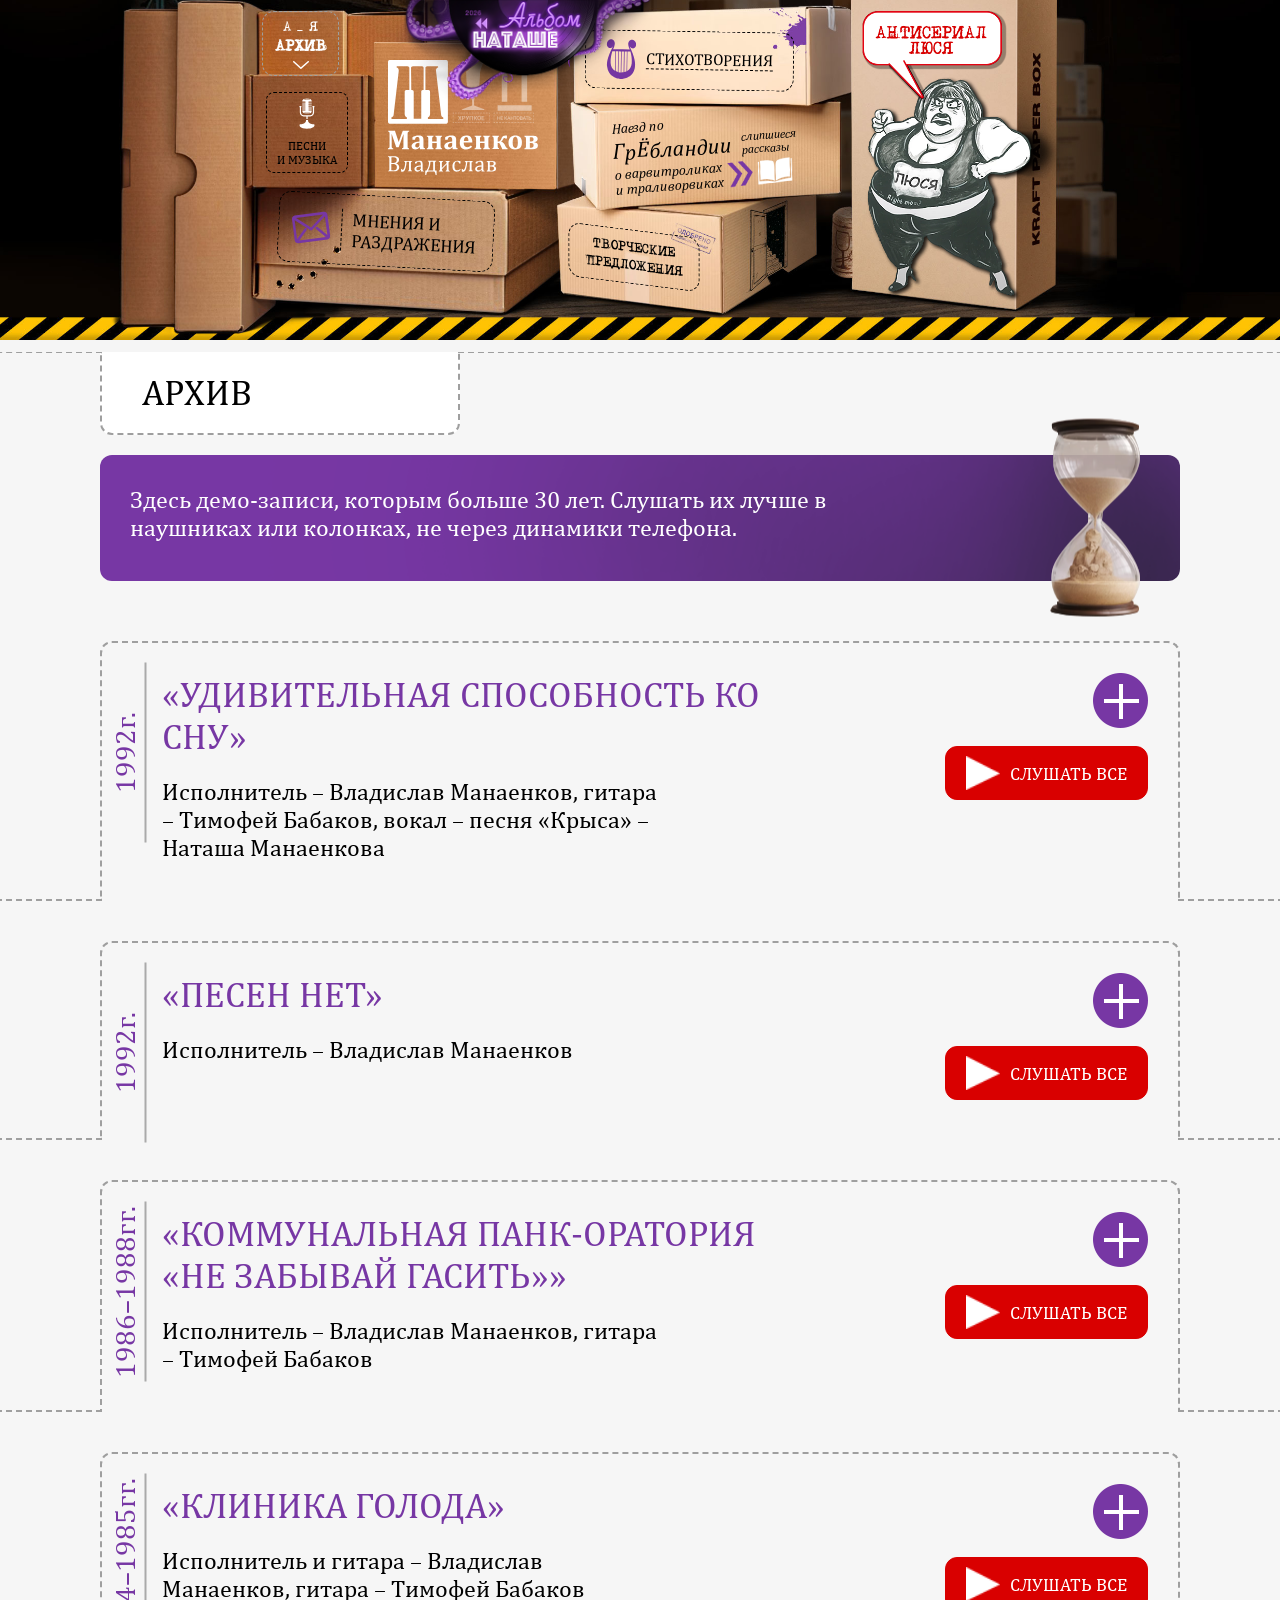
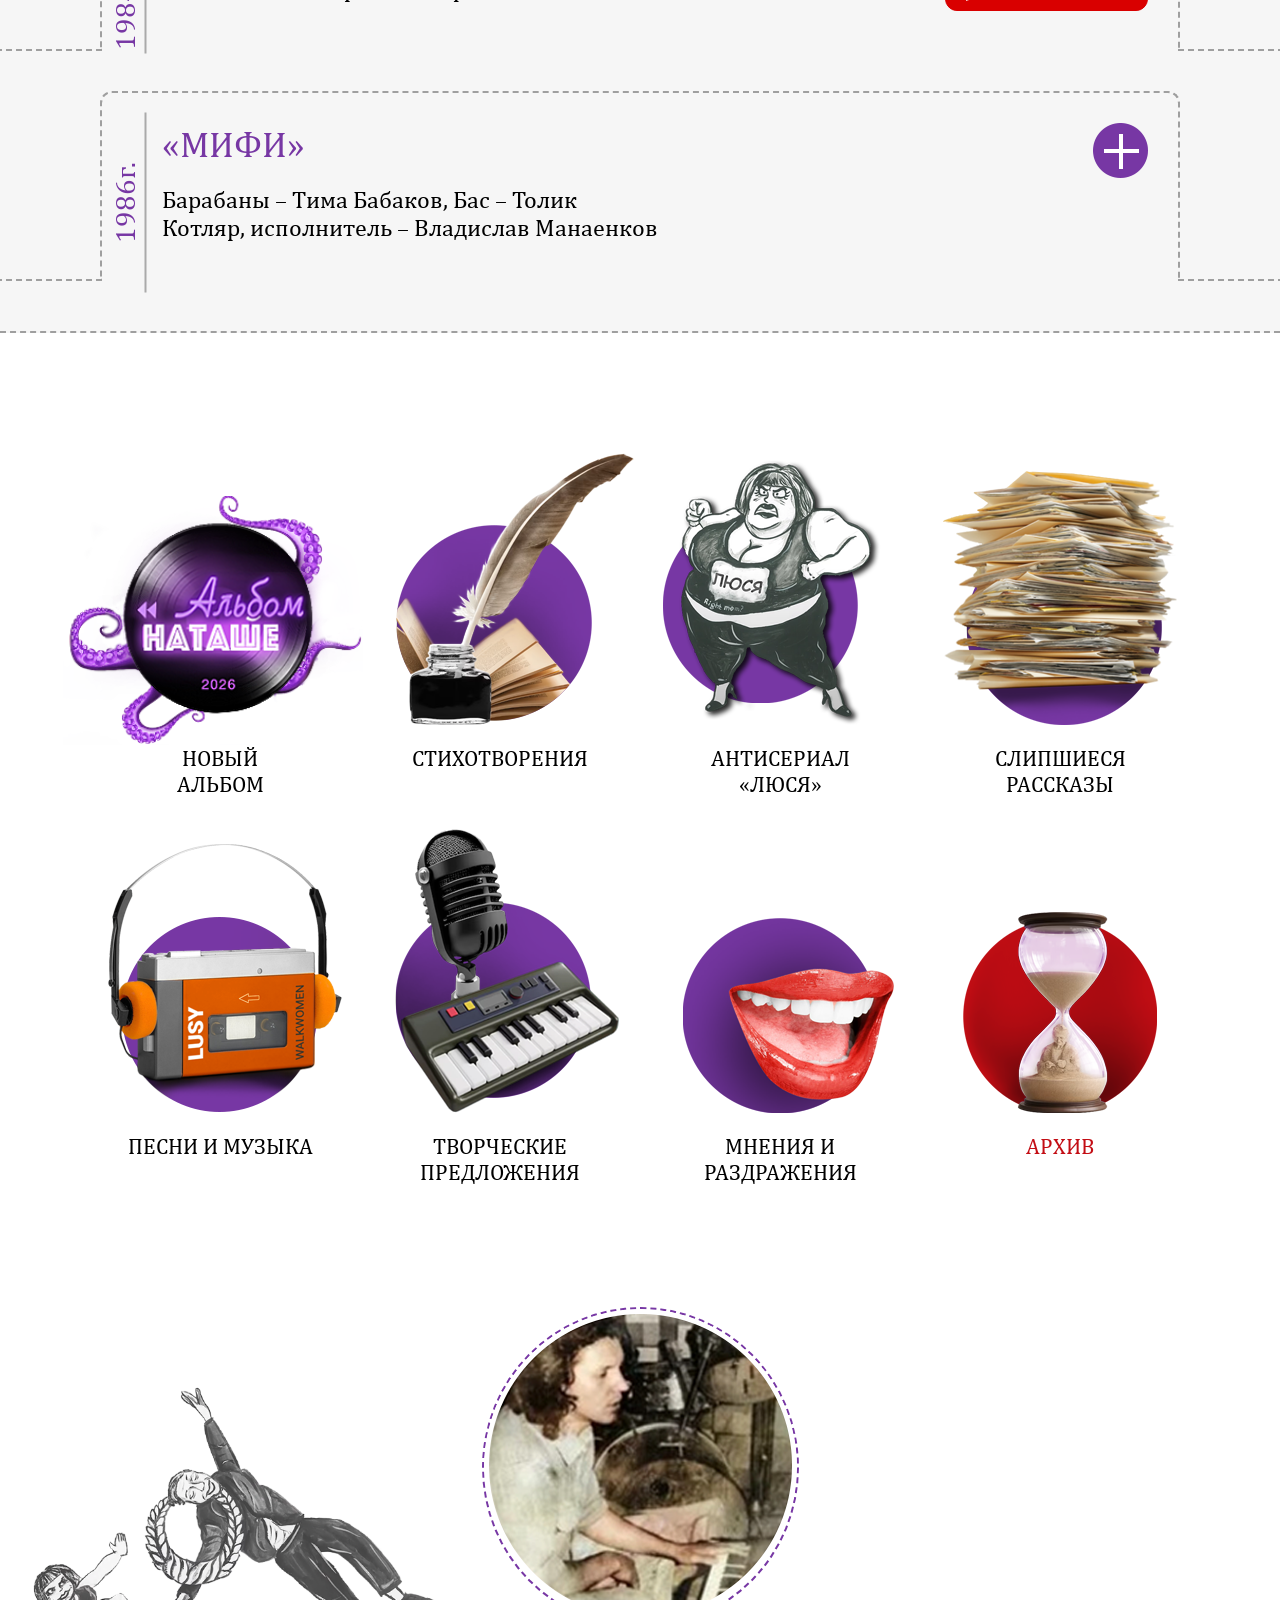
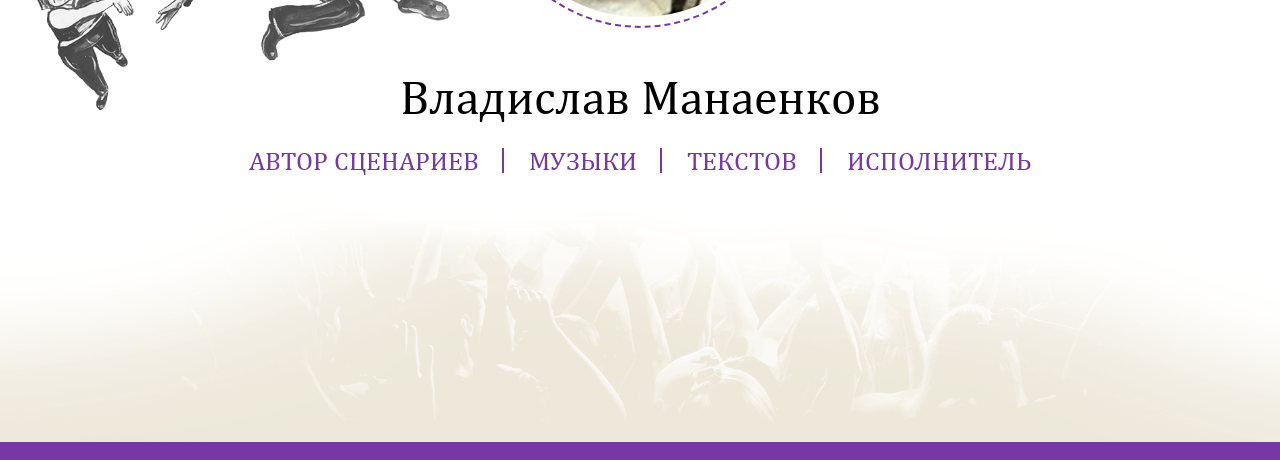
<file: archive.html>
<!DOCTYPE html>
<html lang="ru" class="fixed">
  <head>
    <meta charset="UTF-8" />
    <meta http-equiv="X-UA-Compatible" content="IE=edge" />
    <meta name="viewport" content="width=device-width, initial-scale=1" />
    <meta http-equiv="x-ua-compatible" content="IE=edge" />
    <title>Владислав Манаенков СЦЕНАРИИ | МУЗЫКА | ТЕКСТЫ | ИСПОЛНИТЕЛЬ</title>
    <link rel="stylesheet" href="css/magnific-popup.css" />
    <link rel="stylesheet" href="css/style.css" />
  </head>

  <body>
    <div class="header">
      <div class="wrapper">
        <a href="album-to-natasha.html" class="new-img">
          <img src="img/new-logo.png" alt="">
      </a>
        <a href="archive.html" class="archive active">
          <span class="small-text">А _ я</span>
          <span class="text">Архив</span>
          <img src="img/Strelka-white.svg" alt="" class="arrow" />
        </a>
        <a href="music.html" class="song">
          <img src="img/song-icon.svg" alt="" class="icon" />
          <span class="text"
            >Песни<br />
            и музыка</span
          >
          <img src="img/Strelka-white.svg" alt="" class="arrow" />
        </a>
        <a href="opinions-irritation.html" class="opinions">
          <svg
            width="58"
            height="49"
            viewBox="0 0 58 49"
            fill="none"
            xmlns="http://www.w3.org/2000/svg"
          >
            <path
              d="M46.1 0.706024L4.50001 8.40602C2.00001 8.90602 0.300012 11.306 0.700012 13.906L6.30001 44.306C6.80001 46.806 9.20001 48.506 11.8 48.106L53.4 40.406C55.9 39.906 57.6 37.506 57.2 34.906L51.6 4.40602C51.1 1.90602 48.6 0.206024 46.1 0.706024ZM38.4 23.106C37.6 22.506 36.4 22.706 35.8 23.506C35.2 24.306 35.4 25.506 36.2 26.106L51 37.006L12.7 44.106L22.7 28.606C23.3 27.706 23 26.606 22.1 26.006C21.2 25.406 20.1 25.706 19.5 26.606L9.60001 42.106L4.60001 15.006L28.4 28.506C28.8 28.706 29.2 28.806 29.6 28.706C30 28.606 30.4 28.406 30.7 28.106L48.1 7.00603L53.1 34.106L38.4 23.106ZM6.50001 11.806L45.4 4.60603L29 24.506L6.50001 11.806Z"
            />
          </svg>
          <span>Мнения и раздражения</span>
        </a>
        <a href="index.html" class="logo big">
          <img src="img/logo.svg" alt="" />
        </a>
        <a href="poems.html" class="poems">
          <svg
            width="45"
            height="61"
            viewBox="0 0 45 61"
            fill="none"
            xmlns="http://www.w3.org/2000/svg"
          >
            <path
              d="M35.4 11.9C35.5 11.8 35.5 11.7 35.7 11.7C37.2 13.6 39.4 14.6 41.4 14C44.2 13.1 45.6 9.60001 44.5 6.00001C43.5 2.80001 40.9 0.700008 38.3 1.00001C38.3 1.00001 33.5 1.00001 32.9 7.00001C32.8 8.50001 33.2 10.3 33.7 11.9C33.7 11.9 33.7 12 33.8 12.1C34.3 13.4 34.8 14.5 35.1 15.2C35.2 15.4 35.3 15.6 35.3 15.8H24.3H21.4H10.4C10.5 15.6 10.6 15.4 10.6 15.2C11 14.5 11.5 13.4 11.9 12.1C12 12 12 11.9 12 11.9C12.5 10.3 12.9 8.50001 12.8 7.00001C12.2 1.00001 7.40001 1.00001 7.40001 1.00001C4.80001 0.700008 2.20001 2.80001 1.20001 6.00001C0.100012 9.50001 1.50001 13.1 4.30001 14C6.30001 14.6 8.50001 13.7 10 11.7C10.1 11.7 10.2 11.8 10.3 11.9H10.2C10.2 11.9 -0.799988 31.8 2.20001 43.3C4.90001 59.4 21.5 60.1 22.7 60.2C23.9 60.2 40.7 59.5 43.4 43.3C46.5 31.8 35.5 11.9 35.4 11.9ZM31.1 18.9V48.6C30.1 49.1 29 49.5 27.8 49.8V18.9H31.1ZM24.3 18.9H26.7V50.1C25.6 50.3 24.5 50.4 23.4 50.4V18.9H24.3ZM21.4 18.9H22.4V50.4C21.3 50.4 20.1 50.3 19.1 50.1V18.9H21.4ZM18.1 18.9V49.8C16.9 49.5 15.8 49.1 14.8 48.6V18.9H18.1ZM7.00001 36.4C6.60001 29.6 7.90001 23.4 9.30001 18.9H13.8V48.1C10 45.8 7.40001 41.9 7.00001 36.4ZM38.7 36.4C38.3 41.9 35.8 45.8 32 48.1V18.9H36.4C37.8 23.4 39.1 29.6 38.7 36.4Z"
            />
          </svg>
          <span>Стихотворения</span>
        </a>
        <a href="creative-suggestions.html" class="offers-btn">
          <span
            >Творческие<br />
            предложения</span
          >
        </a>
        <a href="stuck-stories.html" class="info-back">
          <span>Наезд по </span>
          <div class="info">
            <p><span>Г</span> р <span>Ё</span> бландии</p>
            <span class="small">слипшиеся рассказы</span>
          </div>
          <div class="info">
            <span
              >о варвитроликах<br />
              и траливорвиках</span
            >
            <img src="img/info-icon1.png" alt="" />
            <img src="img/info-icon2.png" alt="" />
          </div>
        </a>
        <a href="home.html" class="lucy-img lucy2-img">
          <img src="img/lucy-desktop2.png" alt="" />
        </a>
        <div class="drop-menu">
          <span class="line"></span>
          <span class="line"></span>
          <span class="line"></span>
        </div>
        <a href="home.html" class="lucy-mobile archive-mobile">
          <img src="img/archive-mobile-img.png" alt="" />
        </a>
      </div>
      <div class="header-menu-wrap">
        <div class="top">
          <a href="index.html" class="mobile-logo">
            <img src="img/mobile-logo.png" alt="" />
          </a>
          <button class="close" type="button">
            <img src="img/close-menu.png" alt="" />
          </button>
        </div>
        <ul class="main-menu">
          <li>
            <a href="album-to-natasha.html">
              <img src="img/menu-icon11.png" alt="" class="menu-icon" />
              <span>Альбом Наташе</span>
              <img src="img/menu-arrow.png" alt="" class="arrow" />
            </a>
          </li>
          <li>
            <a href="poems.html">
              <img src="img/menu-icon1.png" alt="" class="menu-icon" />
              <span>стихотворения</span>
              <img src="img/menu-arrow.png" alt="" class="arrow" />
            </a>
          </li>
          <li>
            <a href="home.html">
              <img src="img/menu-icon2.png" alt="" class="menu-icon" />
              <span>Антисериал «люся»</span>
              <img src="img/menu-arrow.png" alt="" class="arrow" />
            </a>
          </li>
          <li>
            <a href="stuck-stories.html">
              <img src="img/menu-icon3.png" alt="" class="menu-icon" />
              <span>слипшиеся рассказы</span>
              <img src="img/menu-arrow.png" alt="" class="arrow" />
            </a>
          </li>
          <li>
            <a href="music.html">
              <img src="img/menu-icon4.png" alt="" class="menu-icon" />
              <span>Песни и музыка</span>
              <img src="img/menu-arrow.png" alt="" class="arrow" />
            </a>
          </li>
          <li>
            <a href="creative-suggestions.html">
              <img src="img/menu-icon5.png" alt="" class="menu-icon" />
              <span>Творческие предложения</span>
              <img src="img/menu-arrow.png" alt="" class="arrow" />
            </a>
          </li>
          <li>
            <a href="opinions-irritation.html">
              <img src="img/menu-icon6.png" alt="" class="menu-icon" />
              <span>Мнения и раздражения</span>
              <img src="img/menu-arrow.png" alt="" class="arrow" />
            </a>
          </li>
          <li>
            <a href="archive.html">
              <img src="img/menu-icon7.png" alt="" class="menu-icon" />
              <span>Архив</span>
              <img src="img/menu-arrow.png" alt="" class="arrow" />
            </a>
          </li>
        </ul>
      </div>
    </div>

    <main class="no-bg">
      <div class="archive-wrap">
        <div class="title-style">
          <span>Архив</span>
        </div>
        <div class="info-style w720">
          <span
            >Здесь демо-записи, которым больше 30 лет. Слушать их лучше в
            наушниках или колонках, не через динамики телефона.</span
          >
          <img src="img/info-style-img.png" alt="" class="img" />
        </div>
        <div class="archive-items w100 archive-wrapper">
          <div class="archive-item">
            <div class="item-top">
              <div class="info">
                <div class="date">
                  <span>1992г.</span>
                </div>
                <div class="texts">
                  <h2>«УДИВИТЕЛЬНАЯ СПОСОБНОСТЬ КО СНУ»</h2>
                  <p>
                    Исполнитель – Владислав Манаенков, гитара – Тимофей Бабаков,
                    вокал – песня «Крыса» – Наташа Манаенкова
                  </p>
                </div>
              </div>
              <div class="buttons">
                <button type="button" class="album-btn">
                  <div class="img before"></div>
                </button>
                <a
                  href="https://rutube.ru/plst/677021/"
                  class="listen-album-btn"
                >
                  <img src="img/play-mobile.png" alt="" />
                  <span>Слушать все</span>
                </a>
              </div>
            </div>
            <div class="item-bottom">
              <div class="top-info">
                <span class="number">№1</span>
                <div class="video">
                  <iframe
                    class="rutubePlayer"
                    src="https://rutube.ru/play/embed/1325bd177e23e770f446324fa59b4bd4/"
                    frameborder="0"
                    allow="clipboard-write; autoplay"
                    webkitAllowFullScreen
                    mozallowfullscreen
                    allowfullscreen
                  ></iframe>
                  <button class="custom-play-button">СЛУШАТЬ</button>
                </div>
                <div class="right-info">
                  <p>Кто здесь?</p>
                  <button type="button" class="read">
                    <span class="text">читать</span>
                    <svg
                      width="30"
                      height="16"
                      viewBox="0 0 14 9"
                      fill="none"
                      xmlns="http://www.w3.org/2000/svg"
                    >
                      <path
                        d="M13 1.5L7 7.5L1 1.5"
                        stroke-width="2"
                        stroke-linecap="round"
                      />
                    </svg>
                  </button>
                </div>
              </div>
              <div class="hide-info">
                <p>
                  Кто здесь, неужели, это тот, кто готов слушать?<br />
                  Через десять лет «Группа Амальгама»<br />
                  Представляет альбом «Удивительная способность ко сну».
                </p>
              </div>
            </div>
            <div class="item-bottom">
              <div class="top-info">
                <span class="number">№2</span>
                <div class="video">
                  <iframe
                    class="rutubePlayer"
                    src="https://rutube.ru/play/embed/22ef7075de26278670598baf35b5f026/"
                    frameborder="0"
                    allow="autoplay; clipboard-write; webkitallowfullscreen; mozallowfullscreen; fullscreen"
                    webkitAllowFullScreen
                    mozallowfullscreen
                    allowfullscreen
                  ></iframe>
                  <button class="custom-play-button">СЛУШАТЬ</button>
                </div>
                <div class="right-info">
                  <p>Жираф <span>СТ. Н.&nbsp;С.&nbsp;Гумилев</span></p>
                  <button type="button" class="read">
                    <span class="text">читать</span>
                    <svg
                      width="30"
                      height="16"
                      viewBox="0 0 14 9"
                      fill="none"
                      xmlns="http://www.w3.org/2000/svg"
                    >
                      <path
                        d="M13 1.5L7 7.5L1 1.5"
                        stroke-width="2"
                        stroke-linecap="round"
                      />
                    </svg>
                  </button>
                </div>
              </div>
              <div class="hide-info">
                <p>
                  Сегодня, я вижу, особенно грустен твой взгляд<br />
                  И руки особенно тонки, колени обняв.<br />
                  Послушай: далёко, далёко, на озере Чад<br />
                  Изысканный бродит жираф.
                </p>
                <p>
                  Ему грациозная стройность и нега дана,<br />
                  И шею его украшает волшебный узор,<br />
                  С которым равняться осмелится только луна,<br />
                  Дробясь и качаясь на влаге широких озер.
                </p>
                <p>
                  Вдали он подобен цветным парусам корабля,<br />
                  И бег его плавен, как радостный птичий полет.<br />
                  Я знаю, что много чудесного видит земля,<br />
                  Когда на закате он прячется в каменный грот.
                </p>
                <p>
                  Я знаю веселые сказки таинственных стран<br />
                  Про чёрную деву, про страсть молодого вождя,<br />
                  Но ты слишком долго вдыхала болотный туман,<br />
                  Ты верить не хочешь во что-нибудь кроме дождя.
                </p>
                <p>
                  И как я тебе расскажу про тропический сад,<br />
                  Про стройные пальмы, про запах неведомых трав.<br />
                  Ты плачешь? Послушай... далёко, на озере Чад<br />
                  Изысканный бродит жираф.
                </p>
              </div>
            </div>
            <div class="item-bottom">
              <div class="top-info">
                <span class="number">№3</span>
                <div class="video">
                  <iframe
                    class="rutubePlayer"
                    src="https://rutube.ru/play/embed/1fddf360d83911b5f3a66eea35443d47/"
                    frameborder="0"
                    allow="clipboard-write; autoplay"
                    webkitAllowFullScreen
                    mozallowfullscreen
                    allowfullscreen
                  ></iframe>
                  <button class="custom-play-button">СЛУШАТЬ</button>
                </div>
                <div class="right-info">
                  <p>Назад не зови</p>
                  <button type="button" class="read">
                    <span class="text">читать</span>
                    <svg
                      width="30"
                      height="16"
                      viewBox="0 0 14 9"
                      fill="none"
                      xmlns="http://www.w3.org/2000/svg"
                    >
                      <path
                        d="M13 1.5L7 7.5L1 1.5"
                        stroke-width="2"
                        stroke-linecap="round"
                      />
                    </svg>
                  </button>
                </div>
              </div>
              <div class="hide-info">
                <p>
                  Был радостный день свободный, как птица,<br />
                  Летящая вдаль.<br />
                  Но я уже знал, он не повторится.<br />
                  Холодным дождем, слезой по щеке<br />
                  Стекают печаль и память о нем.
                </p>
                <p>
                  Назад не зови, что не сложилось,<br />
                  Надолго себя не обмануть.<br />
                  Нет больше любви, а все, что было,<br />
                  Уже не забыть и не вернуть.
                </p>
                <p>
                  Дай волю мечтам, храни наши чувства<br />
                  В несбывшихся снах.<br />
                  Не думал я сам – какое искусство –<br />
                  Лишь только вдохнуть чистой любви,<br />
                  Её не губя, в нежных руках.
                </p>
                <p>
                  Назад не зови, раз не сложилось,<br />
                  Надолго себя не обмануть.<br />
                  Нет больше любви, а все, что было,<br />
                  Уже не забыть и не вернуть.
                </p>
                <p>
                  И нашу любовь уже не накроет<br />
                  Унылой привычки тень.<br />
                  Пусть будет она такою же чистой,<br />
                  Какою была в тот светлый день,<br />
                  Какою была в тот светлый день.
                </p>
                <p>
                  Назад не зови, что не сложилось,<br />
                  Надолго себя не обмануть.<br />
                  Нет больше любви, а все, что было,<br />
                  Уже не забыть и не вернуть.
                </p>
              </div>
            </div>
            <div class="item-bottom">
              <div class="top-info">
                <span class="number">№4</span>
                <div class="video">
                  <iframe
                    class="rutubePlayer"
                    src="https://rutube.ru/play/embed/5a2466417c13d08ff595bf714b926383/"
                    frameborder="0"
                    allow="clipboard-write; autoplay"
                    webkitAllowFullScreen
                    mozallowfullscreen
                    allowfullscreen
                  ></iframe>
                  <button class="custom-play-button">СЛУШАТЬ</button>
                </div>
                <div class="right-info">
                  <p>Холод</p>
                  <button type="button" class="read">
                    <span class="text">читать</span>
                    <svg
                      width="30"
                      height="16"
                      viewBox="0 0 14 9"
                      fill="none"
                      xmlns="http://www.w3.org/2000/svg"
                    >
                      <path
                        d="M13 1.5L7 7.5L1 1.5"
                        stroke-width="2"
                        stroke-linecap="round"
                      />
                    </svg>
                  </button>
                </div>
              </div>
              <div class="hide-info">
                <p>
                  Мне бы стать холодным камнем,<br />
                  Омываемым рекой.<br />
                  Лежать без чувств под шум волны.<br />
                  Храня внутри себя покой,<br />
                  Смотреть задумчивые сны.
                </p>
                <p>
                  Тебе бы стать речной водой<br />
                  И уносить мою печаль.<br />
                  Не в силах взять меня с собой,<br />
                  С другими устремляясь вдаль.
                </p>
                <p>
                  Иль стать сорвавшимся листом,<br />
                  Что лишь на миг ко мне прильнёт.<br />
                  На миг короткий, а потом<br />
                  К другим он камням уплывет.
                </p>
                <p>
                  Холод, ты снова чувствуешь холод<br />
                  Моих желаний, в моих словах.<br />
                  От встреч усталость<br />
                  Облегчит нам расставание<br />
                  Без слёз в глазах.
                </p>
                <p>
                  Ведь нам дано так мало любви,<br />
                  Что не хватит двоим.<br />
                  Забудь меня, и ты станешь<br />
                  Счастливой с другим.
                </p>
              </div>
            </div>
            <div class="item-bottom">
              <div class="top-info">
                <span class="number">№5</span>
                <div class="video">
                  <iframe
                    class="rutubePlayer"
                    src="https://rutube.ru/play/embed/b0eef6b11cdc125b816fdd6bd19e787b/"
                    frameborder="0"
                    allow="clipboard-write; autoplay"
                    webkitAllowFullScreen
                    mozallowfullscreen
                    allowfullscreen
                  ></iframe>
                  <button class="custom-play-button">СЛУШАТЬ</button>
                </div>
                <div class="right-info">
                  <p>Крыса ст. Н. С. Гумилев</p>
                  <button type="button" class="read">
                    <span class="text">читать</span>
                    <svg
                      width="30"
                      height="16"
                      viewBox="0 0 14 9"
                      fill="none"
                      xmlns="http://www.w3.org/2000/svg"
                    >
                      <path
                        d="M13 1.5L7 7.5L1 1.5"
                        stroke-width="2"
                        stroke-linecap="round"
                      />
                    </svg>
                  </button>
                </div>
              </div>
              <div class="hide-info">
                <p>
                  Вздрагивает огонек лампадки,<br />
                  В полутемной детской тихо, жутко,<br />
                  В кружевной и розовой кроватке<br />
                  Притаилась робкая малютка.
                </p>
                <p>
                  Что там? Будто кашель домового?<br />
                  Там живет он, маленький и лысый...<br />
                  Горе! Из-за шкафа платяного<br />
                  Медленно выходит злая крыса.
                </p>
                <p>
                  В красноватом отблеске лампадки,<br />
                  Поводя колючими усами,<br />
                  Смотрит, есть ли девочка в кроватке,<br />
                  Девочка с огромными глазами.
                </p>
                <p>
                  – Мама, мама! – Но у мамы гости,<br />
                  В кухне хохот няни Василисы,<br />
                  И горят от радости и злости,<br />
                  Словно уголёчки, глазки крысы.
                </p>
                <p>
                  Страшно ждать, но встать еще страшнее.<br />
                  Где он, где он, ангел светлокрылый?<br />
                  - Милый ангел, приходи скорее,<br />
                  Защити от крысы и помилуй!
                </p>
              </div>
            </div>
            <div class="item-bottom">
              <div class="top-info">
                <span class="number">№6</span>
                <div class="video">
                  <iframe
                    class="rutubePlayer"
                    src="https://rutube.ru/play/embed/8d02a483834ca26ef4a378b47f48a934/"
                    frameborder="0"
                    allow="clipboard-write; autoplay"
                    webkitAllowFullScreen
                    mozallowfullscreen
                    allowfullscreen
                  ></iframe>
                  <button class="custom-play-button">СЛУШАТЬ</button>
                </div>
                <div class="right-info">
                  <p>Айсберг</p>
                  <button type="button" class="read">
                    <span class="text">читать</span>
                    <svg
                      width="30"
                      height="16"
                      viewBox="0 0 14 9"
                      fill="none"
                      xmlns="http://www.w3.org/2000/svg"
                    >
                      <path
                        d="M13 1.5L7 7.5L1 1.5"
                        stroke-width="2"
                        stroke-linecap="round"
                      />
                    </svg>
                  </button>
                </div>
              </div>
              <div class="hide-info">
                <p>
                  Безнадёжна участь айсберга,<br />
                  Попавшего в теплое течение.
                </p>
                <p>
                  Грязные воды уносят его,<br />
                  Питаясь чистотой,<br />
                  Растворяя в ней свою соль.
                </p>
                <p>
                  Так же и Чистая душа,<br />
                  Попав в «заботливые руки»<br />
                  Тает и умирает,<br />
                  Отравившись «жизненным опытом».
                </p>
              </div>
            </div>
            <div class="item-bottom">
              <div class="top-info">
                <span class="number">№7</span>
                <div class="video">
                  <iframe
                    class="rutubePlayer"
                    src="https://rutube.ru/play/embed/ce4ed3f4c295f8a4ff87c36806fb9fd1/"
                    frameborder="0"
                    allow="clipboard-write; autoplay"
                    webkitAllowFullScreen
                    mozallowfullscreen
                    allowfullscreen
                  ></iframe>
                  <button class="custom-play-button">СЛУШАТЬ</button>
                </div>
                <div class="right-info">
                  <p>Пропаганда</p>
                  <button type="button" class="read">
                    <span class="text">читать</span>
                    <svg
                      width="30"
                      height="16"
                      viewBox="0 0 14 9"
                      fill="none"
                      xmlns="http://www.w3.org/2000/svg"
                    >
                      <path
                        d="M13 1.5L7 7.5L1 1.5"
                        stroke-width="2"
                        stroke-linecap="round"
                      />
                    </svg>
                  </button>
                </div>
              </div>
              <div class="hide-info">
                <p>
                  Против любви нет слов.<br />
                  Какие слова о том,<br />
                  Что может примирить<br />
                  Мудреца с дураком?<br />
                  Скука приходит в дом...
                </p>
                <p>
                  Наша мораль –<br />
                  Назвать красиво разврат.<br />
                  И проповедовать его<br />
                  Тем, чей мир сер и пуст.<br />
                  Дай им греховных чувств.
                </p>
                <p>
                  Ура пропаганде свободной любви,<br />
                  Дающей пороку другое название.<br />
                  Свободой себя назови!<br />
                  А если не это, то что?<br />
                  Так - «Ура пропаганде свободной любви!»
                </p>
                <p>
                  Что же душа? О ней забыли давно.<br />
                  В страну попы везут вино.<br />
                  Золочёный телец<br />
                  Блеет души конец.
                </p>
                <p>
                  А где-то там<br />
                  Живут иные мечты.<br />
                  От безысходной пустоты<br />
                  Люди разных богов<br />
                  Стали искать врагов.
                </p>
                <p>
                  Ура пропаганде свободной любви,<br />
                  Дающей пороку другое название.<br />
                  Свободой себя назови!<br />
                  А если не это, то что?<br />
                  Так – «Ура пропаганде свободной любви!»
                </p>
              </div>
            </div>
            <div class="item-bottom">
              <div class="top-info">
                <span class="number">№8</span>
                <div class="video">
                  <iframe
                    class="rutubePlayer"
                    src="https://rutube.ru/play/embed/62ddeea21f1933e10e56eef0ea56a3fe/"
                    frameborder="0"
                    allow="clipboard-write; autoplay"
                    webkitAllowFullScreen
                    mozallowfullscreen
                    allowfullscreen
                  ></iframe>
                  <button class="custom-play-button">СЛУШАТЬ</button>
                </div>
                <div class="right-info">
                  <p>Город (после А.&nbsp;Тищенко)</p>
                  <button type="button" class="read">
                    <span class="text">читать</span>
                    <svg
                      width="30"
                      height="16"
                      viewBox="0 0 14 9"
                      fill="none"
                      xmlns="http://www.w3.org/2000/svg"
                    >
                      <path
                        d="M13 1.5L7 7.5L1 1.5"
                        stroke-width="2"
                        stroke-linecap="round"
                      />
                    </svg>
                  </button>
                </div>
              </div>
              <div class="hide-info">
                <p>
                  Ждут ли небеса самоубийц?<br />
                  Скоро сможешь ты узнать.<br />
                  Чтоб не видеть фальшь<br />
                  Счастливых лиц,<br />
                  «Радость жизни» не принять.
                </p>
                <p>А я подожду, пока…</p>
                <p>
                  У меня есть Город,<br />
                  Его название – Разум.<br />
                  Я его построил,<br />
                  Сам того не зная.<br />
                  Улицы и скверы<br />
                  Блистательных прожектов,<br />
                  Где мои мечты<br />
                  Гуляют по проспектам.
                </p>
                <p>
                  Изменения в Городе моём<br />
                  Превратят дворцы в дома.<br />
                  Станет ясно –<br />
                  Нам не быть вдвоём.<br />
                  И появится тюрьма.
                </p>
                <p>Где грусть о тебе спячу я…</p>
                <p>
                  У меня есть Город,<br />
                  Его название – Разум.<br />
                  Я его построил,<br />
                  Сам того не зная,<br />
                  Улицы и скверы<br />
                  Блистательных прожектов,<br />
                  Где мои мечты<br />
                  Гуляют по проспектам.
                </p>
                <p>
                  В день, когда душа<br />
                  Умрёт от ран,<br />
                  В кровь – дурман,<br />
                  В руке – стакан -<br />
                  Туманом заполнят мозг.<br />
                </p>
                <p>
                  И разрушат Город<br />
                  С названием Разум,<br />
                  Тот, что я построил,<br />
                  Сам того не зная,<br />
                  Улицы и скверы<br />
                  Блистательных прожектов,<br />
                  Где мои мечты<br />
                  Гуляли по проспектам.<br />
                </p>
              </div>
            </div>
            <div class="item-bottom">
              <div class="top-info">
                <span class="number">№9</span>
                <div class="video">
                  <iframe
                    class="rutubePlayer"
                    src="https://rutube.ru/play/embed/7ca9d767bfa1c5ad082aa183fe6c8167/"
                    frameborder="0"
                    allow="clipboard-write; autoplay"
                    webkitAllowFullScreen
                    mozallowfullscreen
                    allowfullscreen
                  ></iframe>
                  <button class="custom-play-button">СЛУШАТЬ</button>
                </div>
                <div class="right-info">
                  <p>Безумная ночь</p>
                  <button type="button" class="read">
                    <span class="text">читать</span>
                    <svg
                      width="30"
                      height="16"
                      viewBox="0 0 14 9"
                      fill="none"
                      xmlns="http://www.w3.org/2000/svg"
                    >
                      <path
                        d="M13 1.5L7 7.5L1 1.5"
                        stroke-width="2"
                        stroke-linecap="round"
                      />
                    </svg>
                  </button>
                </div>
              </div>
              <div class="hide-info">
                <p>
                  Не кружат птицы над столицей,<br />
                  Хоть и ночью в ней светло.<br />
                  Кому-то сон уютный снится,<br />
                  Только мне не повезло.
                </p>
                <p>
                  Метро закрыто и трамваи<br />
                  Захоронены в депо.<br />
                  Без денег подвезут едва ли.<br />
                  Месяц свесился серпом.
                </p>
                <p>
                  Спустилась на город безумная ночь<br />
                  И саваном чёрным висит надо мной.<br />
                  Гуляет по улицам тот, кто не прочь.<br />
                  Гуляет, рискуя своей головой.
                </p>
                <p>
                  Наташа ждёт нетерпеливо,<br />
                  Словно боль её слова.<br />
                  Она, как белый день, пуглива<br />
                  И, как ночь, всегда права.
                </p>
                <p>
                  Мне до неё, как до рассвета…<br />
                  Сквозь простуженный проспект.<br />
                  Когда окончится всё это,<br />
                  Лишь следы запомнит снег.
                </p>
                <p>
                  Спустилась на город безумная ночь<br />
                  И саваном чёрным висит надо мной.<br />
                  Гуляет по улицам тот, кто не прочь.<br />
                  Гуляет, рискуя своей головой.
                </p>
              </div>
            </div>
            <div class="item-bottom">
              <div class="top-info">
                <span class="number">№10</span>
                <div class="video">
                  <iframe
                    class="rutubePlayer"
                    src="https://rutube.ru/play/embed/ab0fdc058af158c368d432a5db3c8f6d/"
                    frameborder="0"
                    allow="clipboard-write; autoplay"
                    webkitAllowFullScreen
                    mozallowfullscreen
                    allowfullscreen
                  ></iframe>
                  <button class="custom-play-button">СЛУШАТЬ</button>
                </div>
                <div class="right-info">
                  <p>Настя</p>
                  <button type="button" class="read">
                    <span class="text">читать</span>
                    <svg
                      width="30"
                      height="16"
                      viewBox="0 0 14 9"
                      fill="none"
                      xmlns="http://www.w3.org/2000/svg"
                    >
                      <path
                        d="M13 1.5L7 7.5L1 1.5"
                        stroke-width="2"
                        stroke-linecap="round"
                      />
                    </svg>
                  </button>
                </div>
              </div>
              <div class="hide-info">
                <p>
                  С именем похожим на счастье,<br />
                  Как волшебница из сна,<br />
                  Осени ненастье в небо надо мной<br />
                  Принесла она.
                </p>
                <p>
                  И теперь забыл покой<br />
                  Мир мой.<br />
                  И надежда не спасёт.<br />
                  Словно скорый поезд, прямо под откос<br />
                  Жизнь мою несёт.
                </p>
                <p>
                  Все мои напасти от Насти,<br />
                  Но и все мечты о ней.<br />
                  Карты разной масти – радость и печаль<br />
                  Выпали судьбе моей.
                </p>
                <p>
                  Как ни грустно, но порой чувства<br />
                  Могут привести к беде.<br />
                  Ночь меня укроет от жестоких глаз…<br />
                  Сам не знаю – где?
                </p>
                <p>
                  Где мои напасти от Насти,<br />
                  Но, и все мечты о ней.<br />
                  Карты разной масти – радость и печаль<br />
                  Выпали судьбе моей.
                </p>
                <p>
                  А когда вернется вновь солнце,<br />
                  Может, я вернусь назад.<br />
                  И признаюсь Насте, как люблю её<br />
                  Синие глаза.
                </p>
              </div>
            </div>
            <div class="item-bottom">
              <div class="top-info">
                <span class="number">№11</span>
                <div class="video">
                  <iframe
                    class="rutubePlayer"
                    src="https://rutube.ru/play/embed/6c0f358e3e92210a258d7cb8e5b83b02/"
                    frameborder="0"
                    allow="clipboard-write; autoplay"
                    webkitAllowFullScreen
                    mozallowfullscreen
                    allowfullscreen
                  ></iframe>
                  <button class="custom-play-button">СЛУШАТЬ</button>
                </div>
                <div class="right-info">
                  <p>Химия</p>
                  <button type="button" class="read">
                    <span class="text">читать</span>
                    <svg
                      width="30"
                      height="16"
                      viewBox="0 0 14 9"
                      fill="none"
                      xmlns="http://www.w3.org/2000/svg"
                    >
                      <path
                        d="M13 1.5L7 7.5L1 1.5"
                        stroke-width="2"
                        stroke-linecap="round"
                      />
                    </svg>
                  </button>
                </div>
              </div>
              <div class="hide-info">
                <p>
                  Химия с твоих волос сошла к тебе в голову.<br />
                  И задела твой мозг, заключаю скорбя.<br />
                  Сделала его пустым и твердым как олово.<br />
                  Химия твоих губ отравила тебя.
                </p>
                <p>
                  Опустевшие глаза, замазаны химией.<br />
                  И могу я предсказать печальный конец.<br />
                  Сбросит скоро тот, кто был<br />
                  Тебе ближе и родней,<br />
                  Кандалы златые обручальных колец.
                </p>
                <p>
                  Химия тебе дала такие возможности,<br />
                  Что стекает с языков ядом зависть подруг.<br />
                  Только скоро ты поймёшь<br />
                  Со всей безнадёжностью,<br />
                  Как на этом свете не нужна никому.
                </p>
                <p>
                  Сбудется, в конце концов,<br />
                  Веление пророчества.<br />
                  И я знаю тот день невдалеке.<br />
                  Встретит в зеркале пустом<br />
                  «Рассвет – одиночество»<br />
                  Химию твоих снов в неподвижной руке.
                </p>
              </div>
            </div>
          </div>
          <div class="archive-item">
            <div class="item-top">
              <div class="info">
                <div class="date">
                  <span>1992г.</span>
                </div>
                <div class="texts">
                  <h2>«ПЕСЕН НЕТ»</h2>
                  <p>Исполнитель – Владислав Манаенков</p>
                </div>
              </div>
              <div class="buttons">
                <button type="button" class="album-btn">
                  <div class="img before"></div>
                </button>
                <a
                  href="https://rutube.ru/plst/677024/"
                  class="listen-album-btn"
                >
                  <img src="img/play-mobile.png" alt="" />
                  <span>Слушать все</span>
                </a>
              </div>
            </div>
            <div class="item-bottom">
              <div class="top-info">
                <span class="number">№1</span>
                <div class="video">
                  <iframe
                    class="rutubePlayer"
                    src="https://rutube.ru/play/embed/f8fb6b23a98843c1aa60157683443d19/"
                    frameborder="0"
                    allow="clipboard-write; autoplay"
                    webkitAllowFullScreen
                    mozallowfullscreen
                    allowfullscreen
                  ></iframe>
                  <button class="custom-play-button">СЛУШАТЬ</button>
                </div>
                <div class="right-info">
                  <p>Старт</p>
                  <button type="button" class="read">
                    <span class="text">читать</span>
                    <svg
                      width="30"
                      height="16"
                      viewBox="0 0 14 9"
                      fill="none"
                      xmlns="http://www.w3.org/2000/svg"
                    >
                      <path
                        d="M13 1.5L7 7.5L1 1.5"
                        stroke-width="2"
                        stroke-linecap="round"
                      />
                    </svg>
                  </button>
                </div>
              </div>
              <div class="hide-info">
                <p>
                  Когда-то всем приходится отправляться в Путь.<br />
                  Одни просто не думают об этом, другие собирают<br />
                  запасы и спутников для встречи с Неизвестным,<br />
                  а третьи... готовят себя.
                </p>
              </div>
            </div>
            <div class="item-bottom">
              <div class="top-info">
                <span class="number">№2</span>
                <div class="video">
                  <iframe
                    class="rutubePlayer"
                    src="https://rutube.ru/play/embed/e0b12e7a96dedcf2e2205e1378836de1/"
                    frameborder="0"
                    allow="clipboard-write; autoplay"
                    webkitAllowFullScreen
                    mozallowfullscreen
                    allowfullscreen
                  ></iframe>
                  <button class="custom-play-button">СЛУШАТЬ</button>
                </div>
                <div class="right-info">
                  <p>Спор</p>
                  <button type="button" class="read">
                    <span class="text">читать</span>
                    <svg
                      width="30"
                      height="16"
                      viewBox="0 0 14 9"
                      fill="none"
                      xmlns="http://www.w3.org/2000/svg"
                    >
                      <path
                        d="M13 1.5L7 7.5L1 1.5"
                        stroke-width="2"
                        stroke-linecap="round"
                      />
                    </svg>
                  </button>
                </div>
              </div>
              <div class="hide-info">
                <p>
                  Как это всегда не просто, как относительна и<br />
                  условна истина. И оппонент ведёт себя всё более<br />
                  угрожающе, и кажется, что правда восторжест-<br />
                  вует, только если на землю спустится Ангел…<br />
                  Добра или Зла?
                </p>
              </div>
            </div>
            <div class="item-bottom">
              <div class="top-info">
                <span class="number">№3</span>
                <div class="video">
                  <iframe
                    class="rutubePlayer"
                    src="https://rutube.ru/play/embed/1d3a768e8af546e92f6f3877811f0d78/"
                    frameborder="0"
                    allow="clipboard-write; autoplay"
                    webkitAllowFullScreen
                    mozallowfullscreen
                    allowfullscreen
                  ></iframe>
                  <button class="custom-play-button">СЛУШАТЬ</button>
                </div>
                <div class="right-info">
                  <p>
                    Жизнь на земле с точки<br />
                    зрения Космоса
                  </p>
                  <button type="button" class="read">
                    <span class="text">читать</span>
                    <svg
                      width="30"
                      height="16"
                      viewBox="0 0 14 9"
                      fill="none"
                      xmlns="http://www.w3.org/2000/svg"
                    >
                      <path
                        d="M13 1.5L7 7.5L1 1.5"
                        stroke-width="2"
                        stroke-linecap="round"
                      />
                    </svg>
                  </button>
                </div>
              </div>
              <div class="hide-info">
                <p>
                  В безжизненную каменистую пустыню по какой-то<br />
                  прихоти Истории, год за годом приходят люди. Под<br />
                  принесёнными шатрами, среди бумажных фонарей,<br />
                  всю ночь идет яркий праздник. На утро здесь снова<br />
                  пустынно.<br />
                  С точки зрения Космоса, жизнь на Земле такой же<br />
                  мимолётный праздник, длящийся лишь мгновение,<br />
                  среди Бесконечности времени.
                </p>
              </div>
            </div>
            <div class="item-bottom">
              <div class="top-info">
                <span class="number">№4</span>
                <div class="video">
                  <iframe
                    class="rutubePlayer"
                    src="https://rutube.ru/play/embed/9f03d582f4f37f86786c1f72ce61ca56/"
                    frameborder="0"
                    allow="clipboard-write; autoplay"
                    webkitAllowFullScreen
                    mozallowfullscreen
                    allowfullscreen
                  ></iframe>
                  <button class="custom-play-button">СЛУШАТЬ</button>
                </div>
                <div class="right-info">
                  <p>Уныние</p>
                  <button type="button" class="read">
                    <span class="text">читать</span>
                    <svg
                      width="30"
                      height="16"
                      viewBox="0 0 14 9"
                      fill="none"
                      xmlns="http://www.w3.org/2000/svg"
                    >
                      <path
                        d="M13 1.5L7 7.5L1 1.5"
                        stroke-width="2"
                        stroke-linecap="round"
                      />
                    </svg>
                  </button>
                </div>
              </div>
              <div class="hide-info">
                <p>
                  Сельская грунтовая дорога в ноябре, я иду<br />
                  размышляя. О жизни или её отсутствии?<br />
                  Они ждут каких-то гарантий, уверенности в<br />
                  Завтра. А я просто чапаю по грязи и мокрому<br />
                  снегу. Или есть цель? В какой, кстати, обуви?
                </p>
              </div>
            </div>
            <div class="item-bottom">
              <div class="top-info">
                <span class="number">№5</span>
                <div class="video">
                  <iframe
                    class="rutubePlayer"
                    src="https://rutube.ru/play/embed/ec1b43b8cf814016373349f39f43921b/"
                    frameborder="0"
                    allow="clipboard-write; autoplay"
                    webkitAllowFullScreen
                    mozallowfullscreen
                    allowfullscreen
                  ></iframe>
                  <button class="custom-play-button">СЛУШАТЬ</button>
                </div>
                <div class="right-info">
                  <p>Горы далёкие и близкие</p>
                  <button type="button" class="read">
                    <span class="text">читать</span>
                    <svg
                      width="30"
                      height="16"
                      viewBox="0 0 14 9"
                      fill="none"
                      xmlns="http://www.w3.org/2000/svg"
                    >
                      <path
                        d="M13 1.5L7 7.5L1 1.5"
                        stroke-width="2"
                        stroke-linecap="round"
                      />
                    </svg>
                  </button>
                </div>
              </div>
              <div class="hide-info">
                <p>
                  Как прекрасны и величественны горы издали<br />
                  расталкивающие облака сверкающими<br />
                  вершинами. И как уродливы вблизи своими<br />
                  осколочными выступами, осыпающимися<br />
                  под ногами тех, кто решился их покорить.
                </p>
              </div>
            </div>
            <div class="item-bottom">
              <div class="top-info">
                <span class="number">№6</span>
                <div class="video">
                  <iframe
                    class="rutubePlayer"
                    src="https://rutube.ru/play/embed/5a4e256c32750fad03337140d5e8ff73/"
                    frameborder="0"
                    allow="clipboard-write; autoplay"
                    webkitAllowFullScreen
                    mozallowfullscreen
                    allowfullscreen
                  ></iframe>
                  <button class="custom-play-button">СЛУШАТЬ</button>
                </div>
                <div class="right-info">
                  <p>Танец Майских свиней</p>
                  <button type="button" class="read">
                    <span class="text">читать</span>
                    <svg
                      width="30"
                      height="16"
                      viewBox="0 0 14 9"
                      fill="none"
                      xmlns="http://www.w3.org/2000/svg"
                    >
                      <path
                        d="M13 1.5L7 7.5L1 1.5"
                        stroke-width="2"
                        stroke-linecap="round"
                      />
                    </svg>
                  </button>
                </div>
              </div>
              <div class="hide-info">
                <p>
                  Закончился Великий пост, и изголодавшиеся кре-<br />
                  стьяне движутся, бряцая ножами, к свинарнику.<br />
                  В середине звучит тема – «Свинья, ожидающая<br />
                  своей участи». Интересно, что кем бы ни была<br />
                  жертва, она всегда кажется утончённей своих<br />
                  убийц.
                </p>
              </div>
            </div>
            <div class="item-bottom">
              <div class="top-info">
                <span class="number">№7</span>
                <div class="video">
                  <iframe
                    class="rutubePlayer"
                    src="https://rutube.ru/play/embed/2e6a47cb487e9195cb3f84c338038497/"
                    frameborder="0"
                    allow="clipboard-write; autoplay"
                    webkitAllowFullScreen
                    mozallowfullscreen
                    allowfullscreen
                  ></iframe>
                  <button class="custom-play-button">СЛУШАТЬ</button>
                </div>
                <div class="right-info">
                  <p>Красиво-некрасиво</p>
                  <button type="button" class="read">
                    <span class="text">читать</span>
                    <svg
                      width="30"
                      height="16"
                      viewBox="0 0 14 9"
                      fill="none"
                      xmlns="http://www.w3.org/2000/svg"
                    >
                      <path
                        d="M13 1.5L7 7.5L1 1.5"
                        stroke-width="2"
                        stroke-linecap="round"
                      />
                    </svg>
                  </button>
                </div>
              </div>
              <div class="hide-info">
                <p>
                  Где грань между ними? Если говорить о женщи-<br />
                  нах, большинству из нас нравится кто-то сред-<br />
                  ний между «Рубенсовскими тяжеловесами» и <br />
                  «Блоковскими лямблиями». Вот так, – живём<br />
                  полумерами…
                </p>
              </div>
            </div>
            <div class="item-bottom">
              <div class="top-info">
                <span class="number">№8</span>
                <div class="video">
                  <iframe
                    class="rutubePlayer"
                    src="https://rutube.ru/play/embed/d7d48ae428bc0175da8557cd9523769f/"
                    frameborder="0"
                    allow="clipboard-write; autoplay"
                    webkitAllowFullScreen
                    mozallowfullscreen
                    allowfullscreen
                  ></iframe>
                  <button class="custom-play-button">СЛУШАТЬ</button>
                </div>
                <div class="right-info">
                  <p>Измены («застольная песня»)</p>
                  <button type="button" class="read">
                    <span class="text">читать</span>
                    <svg
                      width="30"
                      height="16"
                      viewBox="0 0 14 9"
                      fill="none"
                      xmlns="http://www.w3.org/2000/svg"
                    >
                      <path
                        d="M13 1.5L7 7.5L1 1.5"
                        stroke-width="2"
                        stroke-linecap="round"
                      />
                    </svg>
                  </button>
                </div>
              </div>
              <div class="hide-info">
                <p>
                  Облака в осеннем небе<br />
                  Плача проплывают.<br />
                  Лета унося веселье,<br />
                  Грусть нам оставляют.
                </p>
                <p>
                  Нет вам Родины, летите,<br />
                  Голося, как птицы.<br />
                  Но с собою не зовите<br />
                  В край, где заграница.
                </p>
                <p>
                  За измены обещали<br />
                  Раздавать награды.<br />
                  Уезжайте, но едва ли<br />
                  Там вам будут рады.
                </p>
                <p>
                  А над нами чистым станет<br />
                  Небо голубое.<br />
                  Здесь и без наград<br />
                  Мы будем счастливы с тобою.
                </p>
              </div>
            </div>
            <div class="item-bottom">
              <div class="top-info">
                <span class="number">№9</span>
                <div class="video">
                  <iframe
                    class="rutubePlayer"
                    src="https://rutube.ru/play/embed/58572d84c317e10609efe1b0db7feb69/"
                    frameborder="0"
                    allow="clipboard-write; autoplay"
                    webkitAllowFullScreen
                    mozallowfullscreen
                    allowfullscreen
                  ></iframe>
                  <button class="custom-play-button">СЛУШАТЬ</button>
                </div>
                <div class="right-info">
                  <p>Человек-не оркестр</p>
                  <button type="button" class="read">
                    <span class="text">читать</span>
                    <svg
                      width="30"
                      height="16"
                      viewBox="0 0 14 9"
                      fill="none"
                      xmlns="http://www.w3.org/2000/svg"
                    >
                      <path
                        d="M13 1.5L7 7.5L1 1.5"
                        stroke-width="2"
                        stroke-linecap="round"
                      />
                    </svg>
                  </button>
                </div>
              </div>
              <div class="hide-info">
                <p>
                  Обидно, что дали, например, кому-то маленькому<br />
                  дудку его размера, научили играть, а он обиделся,<br />
                  что дудка не самая большая и обгадил весь оркестр.
                </p>
              </div>
            </div>
            <div class="item-bottom">
              <div class="top-info">
                <span class="number">№10</span>
                <div class="video">
                  <iframe
                    class="rutubePlayer"
                    src="https://rutube.ru/play/embed/2bc6727bb0d7dd7bd9624c91ce069ccf/"
                    frameborder="0"
                    allow="clipboard-write; autoplay"
                    webkitAllowFullScreen
                    mozallowfullscreen
                    allowfullscreen
                  ></iframe>
                  <button class="custom-play-button">СЛУШАТЬ</button>
                </div>
                <div class="right-info">
                  <p>Механический Франкенштейн</p>
                  <button type="button" class="read">
                    <span class="text">читать</span>
                    <svg
                      width="30"
                      height="16"
                      viewBox="0 0 14 9"
                      fill="none"
                      xmlns="http://www.w3.org/2000/svg"
                    >
                      <path
                        d="M13 1.5L7 7.5L1 1.5"
                        stroke-width="2"
                        stroke-linecap="round"
                      />
                    </svg>
                  </button>
                </div>
              </div>
              <div class="hide-info">
                <p>
                  Жутковато чувствуешь себя, приблизившись<br />
                  вплотную к механизму, который втрое больше<br />
                  тебя. Кажется, что гигантские шестерни и<br />
                  рычаги только ждут случая, чтобы затянуть<br />
                  внутрь. Поэтому, когда его останавливают,<br />
                  чувствуешь облегчение – всё-таки человек<br />
                  властвует над техникой. Приближаешься...<br />
                  И вдруг!.. Машина оживает...
                </p>
              </div>
            </div>
            <div class="item-bottom">
              <div class="top-info">
                <span class="number">№11</span>
                <div class="video">
                  <iframe
                    class="rutubePlayer"
                    src="https://rutube.ru/play/embed/eca837f2fad7e948f876a0f858c70b54/"
                    frameborder="0"
                    allow="clipboard-write; autoplay"
                    webkitAllowFullScreen
                    mozallowfullscreen
                    allowfullscreen
                  ></iframe>
                  <button class="custom-play-button">СЛУШАТЬ</button>
                </div>
                <div class="right-info">
                  <p>Видеоигра – уровни 1 и 2</p>
                  <button type="button" class="read">
                    <span class="text">читать</span>
                    <svg
                      width="30"
                      height="16"
                      viewBox="0 0 14 9"
                      fill="none"
                      xmlns="http://www.w3.org/2000/svg"
                    >
                      <path
                        d="M13 1.5L7 7.5L1 1.5"
                        stroke-width="2"
                        stroke-linecap="round"
                      />
                    </svg>
                  </button>
                </div>
              </div>
              <div class="hide-info">
                <p>
                  Как всё однообразно в компьютерных играх<br />
                  для стороннего наблюдателя. Одни и те же<br />
                  лабиринты…<br />
                  И только Играющий знает, чем отличается<br />
                  Уровень Второй от Первого.
                </p>
              </div>
            </div>
            <div class="item-bottom">
              <div class="top-info">
                <span class="number">№12</span>
                <div class="video">
                  <iframe
                    class="rutubePlayer"
                    src="https://rutube.ru/play/embed/02cff7592a921386be0e53cbfc0a01d0/"
                    frameborder="0"
                    allow="clipboard-write; autoplay"
                    webkitAllowFullScreen
                    mozallowfullscreen
                    allowfullscreen
                  ></iframe>
                  <button class="custom-play-button">СЛУШАТЬ</button>
                </div>
                <div class="right-info">
                  <p>Диалектика</p>
                  <button type="button" class="read">
                    <span class="text">читать</span>
                    <svg
                      width="30"
                      height="16"
                      viewBox="0 0 14 9"
                      fill="none"
                      xmlns="http://www.w3.org/2000/svg"
                    >
                      <path
                        d="M13 1.5L7 7.5L1 1.5"
                        stroke-width="2"
                        stroke-linecap="round"
                      />
                    </svg>
                  </button>
                </div>
              </div>
              <div class="hide-info">
                <p>
                  Как часто хочется одиночества. Но попав в него,<br />
                  мы ищем выход в общении всё равно с кем. Чем<br />
                  проще устроены люди, тем больше они жаждут<br />
                  общения. Кстати, женщины болтают чаще и дольше...
                </p>
              </div>
            </div>
            <div class="item-bottom">
              <div class="top-info">
                <span class="number">№13</span>
                <div class="video">
                  <iframe
                    class="rutubePlayer"
                    src="https://rutube.ru/play/embed/3d299c64ed2f20dee024628e6ff53533/"
                    frameborder="0"
                    allow="clipboard-write; autoplay"
                    webkitAllowFullScreen
                    mozallowfullscreen
                    allowfullscreen
                  ></iframe>
                  <button class="custom-play-button">СЛУШАТЬ</button>
                </div>
                <div class="right-info">
                  <p>Подражание «Мандаринам»</p>
                  <button type="button" class="read">
                    <span class="text">читать</span>
                    <svg
                      width="30"
                      height="16"
                      viewBox="0 0 14 9"
                      fill="none"
                      xmlns="http://www.w3.org/2000/svg"
                    >
                      <path
                        d="M13 1.5L7 7.5L1 1.5"
                        stroke-width="2"
                        stroke-linecap="round"
                      />
                    </svg>
                  </button>
                </div>
              </div>
              <div class="hide-info">
                <p>
                  Один знакомый сказал, что он уже<br />
                  слышал похожее у Них.<br />
                  Я ответил, что не ем цитрусовых.
                </p>
              </div>
            </div>
            <div class="item-bottom">
              <div class="top-info">
                <span class="number">№14</span>
                <div class="video">
                  <iframe
                    class="rutubePlayer"
                    src="https://rutube.ru/play/embed/31c8ba91c7c40b3b26a8c08fb3f063f2/"
                    frameborder="0"
                    allow="clipboard-write; autoplay"
                    webkitAllowFullScreen
                    mozallowfullscreen
                    allowfullscreen
                  ></iframe>
                  <button class="custom-play-button">СЛУШАТЬ</button>
                </div>
                <div class="right-info">
                  <p>Корабль</p>
                  <button type="button" class="read">
                    <span class="text">читать</span>
                    <svg
                      width="30"
                      height="16"
                      viewBox="0 0 14 9"
                      fill="none"
                      xmlns="http://www.w3.org/2000/svg"
                    >
                      <path
                        d="M13 1.5L7 7.5L1 1.5"
                        stroke-width="2"
                        stroke-linecap="round"
                      />
                    </svg>
                  </button>
                </div>
              </div>
              <div class="hide-info">
                <p>
                  Мы засыпаем, и сон переносит нас в черноту<br />
                  трюма огромного корабля, плывущего по неве-<br />
                  домому океану. Волны с той стороны обрушива-<br />
                  ются неожиданными ударами в борта, будто<br />
                  пытаясь добраться до нас.<br />
                  Чего нам больше бояться – волн, неведомого<br />
                  перевозчика или… места назначения?
                </p>
              </div>
            </div>
            <div class="item-bottom">
              <div class="top-info">
                <span class="number">№15</span>
                <div class="video">
                  <iframe
                    class="rutubePlayer"
                    src="https://rutube.ru/play/embed/c7c8f287c7c41863a4f0793ccddfd092/"
                    frameborder="0"
                    allow="clipboard-write; autoplay"
                    webkitAllowFullScreen
                    mozallowfullscreen
                    allowfullscreen
                  ></iframe>
                  <button class="custom-play-button">СЛУШАТЬ</button>
                </div>
                <div class="right-info">
                  <p>Радиоэфир</p>
                  <button type="button" class="read">
                    <span class="text">читать</span>
                    <svg
                      width="30"
                      height="16"
                      viewBox="0 0 14 9"
                      fill="none"
                      xmlns="http://www.w3.org/2000/svg"
                    >
                      <path
                        d="M13 1.5L7 7.5L1 1.5"
                        stroke-width="2"
                        stroke-linecap="round"
                      />
                    </svg>
                  </button>
                </div>
              </div>
              <div class="hide-info">
                <p>
                  Хорошо, что человек не восприимчив к излучению<br />
                  радио- и телестанций. Если бояться волн, посто-<br />
                  янно пронизывающих нас, можно сойти с ума.
                </p>
              </div>
            </div>
          </div>

          <div class="archive-item">
            <div class="item-top">
              <div class="info">
                <div class="date">
                  <span>1986–1988гг.</span>
                </div>
                <div class="texts">
                  <h2>«КОММУНАЛЬНАЯ ПАНК-ОРАТОРИЯ «НЕ ЗАБЫВАЙ ГАСИТЬ»»</h2>
                  <p>
                    Исполнитель – Владислав Манаенков, гитара – Тимофей Бабаков
                  </p>
                </div>
              </div>
              <div class="buttons">
                <button type="button" class="album-btn">
                  <div class="img before"></div>
                </button>
                <a
                  href="https://rutube.ru/plst/677026/"
                  class="listen-album-btn"
                >
                  <img src="img/play-mobile.png" alt="" />
                  <span>Слушать все</span>
                </a>
              </div>
            </div>
            <div class="item-bottom">
              <div class="top-info">
                <span class="number">№1</span>
                <div class="video">
                  <iframe
                    class="rutubePlayer"
                    src="https://rutube.ru/play/embed/410ab686288f2f3a3ede15ab38a22ea4/"
                    frameborder="0"
                    allow="clipboard-write; autoplay"
                    webkitAllowFullScreen
                    mozallowfullscreen
                    allowfullscreen
                  ></iframe>
                  <button class="custom-play-button">СЛУШАТЬ</button>
                </div>
                <div class="right-info">
                  <p>Назад не зови (ГДРЗ, 1988г.)</p>
                  <button type="button" class="read">
                    <span class="text">читать</span>
                    <svg
                      width="30"
                      height="16"
                      viewBox="0 0 14 9"
                      fill="none"
                      xmlns="http://www.w3.org/2000/svg"
                    >
                      <path
                        d="M13 1.5L7 7.5L1 1.5"
                        stroke-width="2"
                        stroke-linecap="round"
                      />
                    </svg>
                  </button>
                </div>
              </div>
              <div class="hide-info">
                <p>
                  Был радостный день свободный, как птица,<br />
                  Летящая вдаль.<br />
                  Но я уже знал, он не повторится.<br />
                  Холодным дождем, слезой по щеке<br />
                  Стекают печаль и память о нем.
                </p>
                <p>
                  Назад не зови, что не сложилось,<br />
                  Надолго себя не обмануть.<br />
                  Нет больше любви, а все, что было,<br />
                  Уже не забыть и не вернуть.
                </p>
                <p>
                  Дай волю мечтам, храни наши чувства<br />
                  В несбывшихся снах.<br />
                  Не думал я сам – какое искусство –<br />
                  Лишь только вдохнуть чистой любви,<br />
                  Её не губя, в нежных руках.
                </p>
                <p>
                  Назад не зови, раз не сложилось,<br />
                  Надолго себя не обмануть.<br />
                  Нет больше любви, а все, что было,<br />
                  Уже не забыть и не вернуть.
                </p>
                <p>
                  И нашу любовь уже не накроет<br />
                  Унылой привычки тень.<br />
                  Пусть будет она такою же чистой,<br />
                  Какою была в тот светлый день,<br />
                  Какою была в тот светлый день.
                </p>
                <p>
                  Назад не зови, что не сложилось,<br />
                  Надолго себя не обмануть.<br />
                  Нет больше любви, а все, что было,<br />
                  Уже не забыть и не вернуть.
                </p>
              </div>
            </div>
            <div class="item-bottom">
              <div class="top-info no-content">
                <span class="number">№2</span>
                <div class="right-info">
                  <p class="show-text left">Панк-оратория*</p>
                  <span>*Скрыто по морально этическим соображениям</span>
                </div>
              </div>
            </div>
            <div class="item-bottom">
              <div class="top-info no-content">
                <span class="number">№3</span>
                <div class="right-info">
                  <p>Самоубийца*</p>
                </div>
              </div>
            </div>
            <div class="item-bottom">
              <div class="top-info">
                <span class="number">№4</span>
                <div class="video">
                  <iframe
                    class="rutubePlayer"
                    src="https://rutube.ru/play/embed/d3dec398650b1648d4e2bdf6ca73defc/"
                    frameborder="0"
                    allow="clipboard-write; autoplay"
                    webkitAllowFullScreen
                    mozallowfullscreen
                    allowfullscreen
                  ></iframe>
                  <button class="custom-play-button">СЛУШАТЬ</button>
                </div>
                <div class="right-info">
                  <p>О, медицина…</p>
                  <button type="button" class="read">
                    <span class="text">читать</span>
                    <svg
                      width="30"
                      height="16"
                      viewBox="0 0 14 9"
                      fill="none"
                      xmlns="http://www.w3.org/2000/svg"
                    >
                      <path
                        d="M13 1.5L7 7.5L1 1.5"
                        stroke-width="2"
                        stroke-linecap="round"
                      />
                    </svg>
                  </button>
                </div>
              </div>
              <div class="hide-info">
                <p>
                  О, медицина, наши надежды лишь на тебя.<br />
                  Друг параноик взял в руку ножик и смотрит вокруг.<br />
                  Выбрал кого-то, и вот он выходит уже из себя.<br />
                  И направляется в сторону жертвы, словно хирург.
                </p>
                <p>
                  Белые стены, на окнах решётки, пижама до пят.<br />
                  Врач утверждает, что ты психопат, сексуальный маньяк.<br />
                  Только он сам половой извращенец, как говорят.<br />
                  И по утрам себе делает клизму и глушит коньяк.
                </p>
                <p>
                  Ты притворился вчера нижним женским бельём<br />
                  И попытался залезть к медсестре под халат.<br />
                  И санитары тебя за это били об стол головой.<br />
                  А сами ждут целый день в коридоре вдвоём<br />
                  И, лишь завидев её, сразу лезут рукой<br />
                  К местам, которые ты прикрыть геройски<br />
                  &nbsp;&nbsp;&nbsp;&nbsp;&nbsp;&nbsp;&nbsp;&nbsp;&nbsp;&nbsp;
                  &nbsp;&nbsp;&nbsp;&nbsp;&nbsp;&nbsp;&nbsp;&nbsp;&nbsp;&nbsp;
                  &nbsp;&nbsp;&nbsp;&nbsp;&nbsp;&nbsp;&nbsp;&nbsp;&nbsp;&nbsp;
                  &nbsp;&nbsp;&nbsp;&nbsp;&nbsp;&nbsp;&nbsp;&nbsp;&nbsp;&nbsp;
                  пытался собой… О-ё-ёй , о-ё-ёй.
                </p>
                <p>
                  Шизофрения берёт под знамёна всё больше людей.<br />
                  Психи давно уже вышли за рамки грани искусств.<br />
                  Рядом больные от академиков до слесарей.<br />
                  Койки соседние стонут под весом избыточных чувств.
                </p>
                <p>
                  Составлен план, и, конечно, помогут соседи-друзья.<br />
                  Ты поделиться готов с тем, кого то же чувство зовёт.<br />
                  Сказано верно: без женщин, и вправду, станешь маньяк.<br />
                  Она одна, санитары уходят, так что – вперёд!
                </p>
                <p>
                  Ты притворился опять нижним женским бельём<br />
                  И попытался залезть к медсестре под халат.<br />
                  И санитары тебя за это били об стол головой.<br />
                  А сами ждут целый день в коридоре вдвоём<br />
                  И, лишь завидев её, сразу лезут рукой<br />
                  К местам, которые ты прикрыть геройски<br />
                  &nbsp;&nbsp;&nbsp;&nbsp;&nbsp;&nbsp;&nbsp;&nbsp;&nbsp;&nbsp;
                  &nbsp;&nbsp;&nbsp;&nbsp;&nbsp;&nbsp;&nbsp;&nbsp;&nbsp;&nbsp;
                  &nbsp;&nbsp;&nbsp;&nbsp;&nbsp;&nbsp;&nbsp;&nbsp;&nbsp;&nbsp;
                  &nbsp;&nbsp;&nbsp;&nbsp;&nbsp;&nbsp;&nbsp;&nbsp;&nbsp;&nbsp;
                  пытался собой… О-ё-ёй , о-ё-ёй.
                </p>
                <p>
                  Бьётся истерика в крике квартирном и на площадях,<br />
                  Блеском ножей проявляет себя шовинистский дурман.<br />
                  Тихие психи становятся буйными в очередях.<br />
                  Но мы привыкли, наш образ жизни сводит с ума.
                </p>
                <p>
                  Ты притворился опять нижним женским бельём<br />
                  И попытался залезть к медсестре под халат.<br />
                  И санитары тебя за это били об стол головой.<br />
                  А сами ждут целый день в коридоре вдвоём<br />
                  И, лишь завидев её, сразу лезут рукой<br />
                  К местам, которые ты прикрыть геройски<br />
                  &nbsp;&nbsp;&nbsp;&nbsp;&nbsp;&nbsp;&nbsp;&nbsp;&nbsp;&nbsp;
                  &nbsp;&nbsp;&nbsp;&nbsp;&nbsp;&nbsp;&nbsp;&nbsp;&nbsp;&nbsp;
                  &nbsp;&nbsp;&nbsp;&nbsp;&nbsp;&nbsp;&nbsp;&nbsp;&nbsp;&nbsp;
                  &nbsp;&nbsp;&nbsp;&nbsp;&nbsp;&nbsp;&nbsp;&nbsp;&nbsp;&nbsp;
                  пытался собой… О-ё-ёй , о-ё-ёй.
                </p>
              </div>
            </div>
            <div class="item-bottom">
              <div class="top-info">
                <span class="number">№5</span>
                <div class="video">
                  <iframe
                    class="rutubePlayer"
                    src="https://rutube.ru/play/embed/ce4ed3f4c295f8a4ff87c36806fb9fd1/"
                    frameborder="0"
                    allow="clipboard-write; autoplay"
                    webkitAllowFullScreen
                    mozallowfullscreen
                    allowfullscreen
                  ></iframe>
                  <button class="custom-play-button">СЛУШАТЬ</button>
                </div>
                <div class="right-info">
                  <p class="show-text">Пропаганда (1986)</p>
                  <button type="button" class="read">
                    <span class="text">читать</span>
                    <svg
                      width="30"
                      height="16"
                      viewBox="0 0 14 9"
                      fill="none"
                      xmlns="http://www.w3.org/2000/svg"
                    >
                      <path
                        d="M13 1.5L7 7.5L1 1.5"
                        stroke-width="2"
                        stroke-linecap="round"
                      />
                    </svg>
                  </button>
                </div>
              </div>
              <div class="hide-info">
                <p>
                  Против семьи нет слов.<br />
                  Какие слова о том,<br />
                  Что может примирить<br />
                  Мудреца с дураком?<br />
                  Скука приходит в дом...
                </p>
                <p>
                  Наша мораль –<br />
                  Назвать красиво разврат.<br />
                  И проповедовать его<br />
                  Тем, чей мир сер и пуст.<br />
                  Дай им греховных чувств.
                </p>
                <p>
                  Ура пропаганде советской семьи,<br />
                  Дающей пороку другое название.<br />
                  Свободой себя назови!<br />
                  А если не это, то что?<br />
                  Так – «Ура пропаганде свободной любви!»
                </p>
                <p>
                  Что же душа? О ней забыли давно.<br />
                  В страну попы везут вино.<br />
                  Золочёный телец<br />
                  Блеет души конец.
                </p>
                <p>
                  А где-то там<br />
                  Живут иные мечты.<br />
                  От безысходной пустоты<br />
                  Люди разных богов<br />
                  Стали искать врагов.
                </p>
                <p>
                  Ура пропаганде советской семьи,<br />
                  Дающей пороку другое название.<br />
                  Свободой себя назови!<br />
                  А если не это, то что?<br />
                  Так – «Ура пропаганде советской семьи!»
                </p>
              </div>
            </div>
            <div class="item-bottom">
              <div class="top-info">
                <span class="number">№6</span>
                <div class="video">
                  <iframe
                    class="rutubePlayer"
                    src="https://rutube.ru/play/embed/d7d48ae428bc0175da8557cd9523769f/"
                    frameborder="0"
                    allow="clipboard-write; autoplay"
                    webkitAllowFullScreen
                    mozallowfullscreen
                    allowfullscreen
                  ></iframe>
                  <button class="custom-play-button">СЛУШАТЬ</button>
                </div>
                <div class="right-info">
                  <p>Песнь советского инженера</p>
                  <button type="button" class="read">
                    <span class="text">читать</span>
                    <svg
                      width="30"
                      height="16"
                      viewBox="0 0 14 9"
                      fill="none"
                      xmlns="http://www.w3.org/2000/svg"
                    >
                      <path
                        d="M13 1.5L7 7.5L1 1.5"
                        stroke-width="2"
                        stroke-linecap="round"
                      />
                    </svg>
                  </button>
                </div>
              </div>
              <div class="hide-info">
                <p>
                  Ковер, висящий на стене, вновь источает пыль.<br />
                  Он накопил её всего лишь за три дня.<br />
                  Пустил в окно угарный газ чей-то автомобиль,<br />
                  Какого никогда не будет у меня.
                </p>
                <p>
                  Я за науку не готов платить такой ценой.<br />
                  Я отупел уже давно от макарон.<br />
                  И если жил бы так не я, а кто-нибудь другой,<br />
                  Он бы давно перешагнул через балкон.
                </p>
                <p>
                  Конкурс красоты виляет задом не для нас,<br />
                  Не для нас и ресторан Пекин.<br />
                  От нехватки денег вместо пива пьём мы квас,<br />
                  Вместо масла мажем маргарин.
                </p>
                <p>
                  Больной желудок от борьбы за знания устал.<br />
                  И голова от напряжения болит.<br />
                  Я на красивых женщин глаз давно не поднимал.<br />
                  Ведь лишь презренье будит в них мой нищий вид.
                </p>
                <p>
                  Ты инженер в СССР, это почти кошмар.<br />
                  Это когда копейки все наперечёт.<br />
                  И даже если на прилавки выкинут товар,<br />
                  Его цены моя зарплата не возьмёт.
                </p>
                <p>
                  Ждут аукционы наслаждений только тех,<br />
                  Кто уже успел наворовать.<br />
                  И теперь диктует идеал уже для всех –<br />
                  Всех, кто начинает голодать.
                </p>
                <p>
                  Только очень скоро будет нечего терять,<br />
                  Надоест на пир чужой смотреть.<br />
                  И не будет разницы, какой ценою брать, –<br />
                  Так и так, придётся умереть.
                </p>
              </div>
            </div>
            <div class="item-bottom">
              <div class="top-info">
                <span class="number">№7</span>
                <div class="video">
                  <iframe
                    class="rutubePlayer"
                    src="https://rutube.ru/play/embed/a436df098dc0f978ac1d280eef440484/"
                    frameborder="0"
                    allow="clipboard-write; autoplay"
                    webkitAllowFullScreen
                    mozallowfullscreen
                    allowfullscreen
                  ></iframe>
                  <button class="custom-play-button">СЛУШАТЬ</button>
                </div>
                <div class="right-info">
                  <p>Химия (1984)</p>
                  <button type="button" class="read">
                    <span class="text">читать</span>
                    <svg
                      width="30"
                      height="16"
                      viewBox="0 0 14 9"
                      fill="none"
                      xmlns="http://www.w3.org/2000/svg"
                    >
                      <path
                        d="M13 1.5L7 7.5L1 1.5"
                        stroke-width="2"
                        stroke-linecap="round"
                      />
                    </svg>
                  </button>
                </div>
              </div>
              <div class="hide-info">
                <p>
                  Химия с твоих волос сошла к тебе в голову.<br />
                  И задела твой мозг, заключаю скорбя.<br />
                  Сделала его пустым и твердым как олово.<br />
                  Химия твоих губ отравила тебя.
                </p>
                <p>
                  Опустевшие глаза, замазаны химией.<br />
                  И могу я предсказать печальный конец.<br />
                  Ты задушишь всех, кто был<br />
                  Тебе ближе и родней,<br />
                  Стягивая цепи обручальных колец.
                </p>
                <p>
                  Химия тебе дала такие возможности,<br />
                  Что стекает с языков ядом зависть подруг.<br />
                  Только скоро ты поймёшь<br />
                  Со всей безнадёжностью,<br />
                  Как на этом свете не нужна никому.
                </p>
                <p>
                  Сбудется, в конце концов,<br />
                  Веление пророчества.<br />
                  И я знаю тот день невдалеке.<br />
                  Встретит в зеркале пустом<br />
                  «Рассвет – одиночество»<br />
                  Химию твоих снов в неподвижной руке.
                </p>
              </div>
            </div>
            <div class="item-bottom">
              <div class="top-info">
                <span class="number">№8</span>
                <div class="video">
                  <iframe
                    class="rutubePlayer"
                    src="https://rutube.ru/play/embed/49b0d9e975c4eb70f6c2385cdbc0b8fc/"
                    frameborder="0"
                    allow="clipboard-write; autoplay"
                    webkitAllowFullScreen
                    mozallowfullscreen
                    allowfullscreen
                  ></iframe>
                  <button class="custom-play-button">СЛУШАТЬ</button>
                </div>
                <div class="right-info">
                  <p>Чужие квартиры (1984)</p>
                  <button type="button" class="read">
                    <span class="text">читать</span>
                    <svg
                      width="30"
                      height="16"
                      viewBox="0 0 14 9"
                      fill="none"
                      xmlns="http://www.w3.org/2000/svg"
                    >
                      <path
                        d="M13 1.5L7 7.5L1 1.5"
                        stroke-width="2"
                        stroke-linecap="round"
                      />
                    </svg>
                  </button>
                </div>
              </div>
              <div class="hide-info fz4">
                <p>
                  Она заходит в тишину чужих квартир,<br />
                  Квартир, в которых для неё притушен свет.<br />
                  Коврами, блеском хрусталя благополучие царит<br />
                  Там, где его быть может не было и нет.
                </p>
                <p>
                  И за весёлый вечер, может быть, возьмёт<br />
                  Сигарным дымом и вином свою цену.<br />
                  И, расплатившись, поутру, оставив часть себя, уйдёт,<br />
                  Уже не нужная до ночи никому.
                </p>
                <p>
                  И привыкая к жизни, будет всё грубей,<br />
                  И всё циничней окружающих судить<br />
                  В стране, в которой ей никак иным путём не получить<br />
                  То, что другие взяли от своих семей.
                </p>
                <p>
                  А вы хотели, прежде чем её судить,<br />
                  Подумать, отчего она туда идёт?<br />
                  Когда вокруг и впереди так безнадёжно, может быть,<br />
                  Она права – пока есть что, пусть продаёт.
                </p>
              </div>
            </div>
            <div class="item-bottom">
              <div class="top-info">
                <span class="number">№9</span>
                <div class="video">
                  <iframe
                    class="rutubePlayer"
                    src="https://rutube.ru/play/embed/24772fcb9b8e1aeec2df90f0920981c7/"
                    frameborder="0"
                    allow="clipboard-write; autoplay"
                    webkitAllowFullScreen
                    mozallowfullscreen
                    allowfullscreen
                  ></iframe>
                  <button class="custom-play-button">СЛУШАТЬ</button>
                </div>
                <div class="right-info">
                  <p>Пока не настала ночь</p>
                  <button type="button" class="read">
                    <span class="text">читать</span>
                    <svg
                      width="30"
                      height="16"
                      viewBox="0 0 14 9"
                      fill="none"
                      xmlns="http://www.w3.org/2000/svg"
                    >
                      <path
                        d="M13 1.5L7 7.5L1 1.5"
                        stroke-width="2"
                        stroke-linecap="round"
                      />
                    </svg>
                  </button>
                </div>
              </div>
              <div class="hide-info">
                <p>
                  Свиданья в часы наползающей тьмы<br />
                  Сокрыты под тусклым огнём фонарей.<br />
                  Во тьме всех приличий они лишены,<br />
                  И соединяют случайных людей.
                </p>
                <p>
                  Наверно, со скуки стремится душа<br />
                  Напиться их ядом и в грязь их войти.<br />
                  А впрочем, и эта судьба хороша,<br />
                  Если не видишь иного пути.
                </p>
                <p>
                  Пока не настала ночь со сном, увлечённым тишиной,<br />
                  Ты будешь искать любовь в моих словах.<br />
                  Но в них нету ничего, и встретишь её ты не со мной.<br />
                  И вряд ли, какой она была в мечтах.
                </p>
                <p>
                  Прости откровения пьяных бесед,<br />
                  Что жизнь безнадёжна и глупо пуста.<br />
                  Они много чище, чем радужный бред<br />
                  О том, что спасёт этот мир красота.
                </p>
                <p>
                  Они рождены откровением сна,<br />
                  Подавленным явью обыденных дней.<br />
                  И больше их не занимает весна.<br />
                  А лучше забудь это всё поскорей.
                </p>
                <p>
                  Пока не настала ночь со сном, увлечённым тишиной,<br />
                  Ты будешь искать любовь в моих словах.<br />
                  Но в них нету ничего, и встретишь её ты не со мной.<br />
                  И вряд ли, какой она была в мечтах.
                </p>
              </div>
            </div>
            <div class="item-bottom">
              <div class="top-info">
                <span class="number">№10</span>
                <div class="video">
                  <iframe
                    class="rutubePlayer"
                    src="https://rutube.ru/play/embed/6cc4ec72348deef7799c3e8c558c05d4/"
                    frameborder="0"
                    allow="clipboard-write; autoplay"
                    webkitAllowFullScreen
                    mozallowfullscreen
                    allowfullscreen
                  ></iframe>
                  <button class="custom-play-button">СЛУШАТЬ</button>
                </div>
                <div class="right-info">
                  <p class="show-text">Архитектура (после А.&nbsp;Шевлякова)</p>
                  <button type="button" class="read">
                    <span class="text">читать</span>
                    <svg
                      width="30"
                      height="16"
                      viewBox="0 0 14 9"
                      fill="none"
                      xmlns="http://www.w3.org/2000/svg"
                    >
                      <path
                        d="M13 1.5L7 7.5L1 1.5"
                        stroke-width="2"
                        stroke-linecap="round"
                      />
                    </svg>
                  </button>
                </div>
              </div>
              <div class="hide-info">
                <p>
                  Ты любишь часто смотреть в окно,<br />
                  Ты развлекаешься на нас не похоже.<br />
                  В Москве построили Дворец молодёжи.
                </p>
                <p>Архитектура наша… архитектура наша…</p>
                <p>
                  Окно открыто, но тебя в нём нет.<br />
                  На тротуаре твой трафарет.<br />
                  Кому достанется Дворец молодёжи?
                </p>
                <p>
                  Боюсь, что нашей<br />
                  Архитектуре… нашей архитектуре…
                </p>
                <p>
                  Тебе сказали: «Любой путь возможен!»<br />
                  Но если будешь, каким им нужен.<br />
                  Страна – такой же дворец молодёжи,<br />
                  И так же дверь не открыть снаружи.
                </p>
                <p>Архитектура наша… архитектура наша…</p>
              </div>
            </div>
          </div>

          <div class="archive-item">
            <div class="item-top">
              <div class="info">
                <div class="date">
                  <span>1984–1985гг.</span>
                </div>
                <div class="texts">
                  <h2>«КЛИНИКА ГОЛОДА»</h2>
                  <p>
                    Исполнитель и гитара – Владислав Манаенков, гитара – Тимофей
                    Бабаков
                  </p>
                </div>
              </div>
              <div class="buttons">
                <button type="button" class="album-btn">
                  <div class="img before"></div>
                </button>
                <a
                  href="https://rutube.ru/plst/677027/"
                  class="listen-album-btn"
                >
                  <img src="img/play-mobile.png" alt="" />
                  <span>Слушать все</span>
                </a>
              </div>
            </div>
            <div class="item-bottom">
              <div class="top-info">
                <span class="number">№1</span>
                <div class="video">
                  <iframe
                    class="rutubePlayer"
                    src="https://rutube.ru/play/embed/a4bd1c20de9e13d727c21341d9955b31/"
                    frameborder="0"
                    allow="clipboard-write; autoplay"
                    webkitAllowFullScreen
                    mozallowfullscreen
                    allowfullscreen
                  ></iframe>
                  <button class="custom-play-button">СЛУШАТЬ</button>
                </div>
                <div class="right-info">
                  <p>Мужики-алкоголики</p>
                  <button type="button" class="read">
                    <span class="text">читать</span>
                    <svg
                      width="30"
                      height="16"
                      viewBox="0 0 14 9"
                      fill="none"
                      xmlns="http://www.w3.org/2000/svg"
                    >
                      <path
                        d="M13 1.5L7 7.5L1 1.5"
                        stroke-width="2"
                        stroke-linecap="round"
                      />
                    </svg>
                  </button>
                </div>
              </div>
              <div class="hide-info">
                <p>
                  Макакам я прощаю –<br />
                  Ни водки, ни вина<br />
                  Они ещё не знают,<br />
                  И в том не их вина.
                </p>
                <p>
                  И скачут по деревьям<br />
                  За самками – козлы.<br />
                  Бывает, тащат в семьи,<br />
                  А в основном – в углы.
                </p>
                <p>
                  Быть может, это странно,<br />
                  Но и среди людей<br />
                  Есть тоже обезьяны,<br />
                  Каким всего милей
                </p>
                <p>
                  Те женские соблазны,<br />
                  Что могут ублажить.<br />
                  И в этом весь их праздник.<br />
                  К чему такая жизнь?
                </p>
                <p>
                  Пусть мы такие похабники,<br />
                  Что в ваших желудках колики.<br />
                  Есть мужики – бабники,<br />
                  А мы – мужики-алкоголики.
                </p>
                <p>
                  Да брось её Серёжа.<br />
                  Что ты на ней повис?<br />
                  Смотри, какая рожа,<br />
                  Что аж портвейн прокис.
                </p>
                <p>
                  Ведь с ней, такою трезвой<br />
                  Два слова не связать.<br />
                  Но даже бесполезно<br />
                  Ей выпить предлагать.
                </p>
                <p>
                  Пусть мы такие похабники,<br />
                  Что в ваших желудках колики.<br />
                  Есть мужики – бабники,<br />
                  А мы – мужики-алкоголики.
                </p>
              </div>
            </div>
            <div class="item-bottom">
              <div class="top-info">
                <span class="number">№2</span>
                <div class="video">
                  <iframe
                    class="rutubePlayer"
                    src="https://rutube.ru/play/embed/9954ab5301322441d97b8a6911ab29e2/"
                    frameborder="0"
                    allow="clipboard-write; autoplay"
                    webkitAllowFullScreen
                    mozallowfullscreen
                    allowfullscreen
                  ></iframe>
                  <button class="custom-play-button">СЛУШАТЬ</button>
                </div>
                <div class="right-info">
                  <p>О, извращенцы!</p>
                  <button type="button" class="read">
                    <span class="text">читать</span>
                    <svg
                      width="30"
                      height="16"
                      viewBox="0 0 14 9"
                      fill="none"
                      xmlns="http://www.w3.org/2000/svg"
                    >
                      <path
                        d="M13 1.5L7 7.5L1 1.5"
                        stroke-width="2"
                        stroke-linecap="round"
                      />
                    </svg>
                  </button>
                </div>
              </div>
              <div class="hide-info">
                <p>
                  Его душа – потёмки,<br />
                  Он гомосексуалист.<br />
                  Он каждый пятый из сотни,<br />
                  Поэтому где-то рядом.<br />
                  Он обожает танго и обожает твист,<br />
                  Когда вертят задом, когда вертят задом.
                </p>
                <p>
                  Она не иностранка с болезнью модной СПИД.<br />
                  Не инженер, не врач и даже не крестьянка.<br />
                  Её «фанерный» бюст о многом говорит –<br />
                  Она лесбиянка, она лесбиянка.
                </p>
                <p>
                  Они животных любят больше, чем людей.<br />
                  Но не берут их в свой кружок натуралисты.<br />
                  А им не нужно это, их и так зовут –<br />
                  Зоофилисты, зоофилисты.
                </p>
                <p>
                  На сексуальной почве множество проблем.<br />
                  А с ними борются одни лишь проститутки.<br />
                  За это памятник им надо!.. А затем?..<br />
                  Но, это – шутки, это – шутки!
                </p>
              </div>
            </div>
            <div class="item-bottom">
              <div class="top-info no-content">
                <span class="number">№3</span>
                <div class="right-info">
                  <p class="show-text left">О нуждах чукчей *</p>
                  <span>*Скрыто по морально этическим соображениям</span>
                </div>
              </div>
            </div>
            <div class="item-bottom">
              <div class="top-info no-content">
                <span class="number">№4</span>
                <div class="right-info">
                  <p class="show-text">Меткая птица *</p>
                </div>
              </div>
            </div>
            <div class="item-bottom">
              <div class="top-info no-content">
                <span class="number">№5</span>
                <div class="right-info">
                  <p class="show-text">Если девочка – урод *</p>
                </div>
              </div>
            </div>
            <div class="item-bottom">
              <div class="top-info no-content">
                <span class="number">№6</span>
                <div class="right-info">
                  <p class="show-text">Девчонки – берёзки*</p>
                </div>
              </div>
            </div>
            <div class="item-bottom">
              <div class="top-info no-content">
                <span class="number">№7</span>
                <div class="right-info">
                  <p class="show-text">Щёлка! *</p>
                </div>
              </div>
            </div>
            <div class="item-bottom">
              <div class="top-info no-content">
                <span class="number">№8</span>
                <div class="right-info">
                  <p class="show-text">Пионер – герой*</p>
                </div>
              </div>
            </div>
          </div>

          <div class="archive-item">
            <div class="item-top">
              <div class="info">
                <div class="date">
                  <span>1986г.</span>
                </div>
                <div class="texts">
                  <h2>«МИФИ»</h2>
                  <p>
                    Барабаны – Тима Бабаков, Бас – Толик Котляр, исполнитель –
                    Владислав Манаенков
                  </p>
                </div>
              </div>
              <div class="buttons">
                <button type="button" class="album-btn">
                  <div class="img before"></div>
                </button>
              </div>
            </div>
            <div class="item-bottom">
              <div class="top-info">
                <span class="number">№1</span>
                <div class="video">
                  <iframe
                    class="rutubePlayer"
                    src="https://rutube.ru/play/embed/c4acd1c646b76b8b05f3962d722dd415/"
                    frameborder="0"
                    allow="clipboard-write; autoplay"
                    webkitAllowFullScreen
                    mozallowfullscreen
                    allowfullscreen
                  ></iframe>
                  <button class="custom-play-button">СЛУШАТЬ</button>
                </div>
                <div class="right-info">
                  <p>Чужие квартиры (МИФИ)</p>
                  <button type="button" class="read">
                    <span class="text">читать</span>
                    <svg
                      width="30"
                      height="16"
                      viewBox="0 0 14 9"
                      fill="none"
                      xmlns="http://www.w3.org/2000/svg"
                    >
                      <path
                        d="M13 1.5L7 7.5L1 1.5"
                        stroke-width="2"
                        stroke-linecap="round"
                      />
                    </svg>
                  </button>
                </div>
              </div>
              <div class="hide-info fz4">
                <p>
                  Она заходит в тишину чужих квартир,<br />
                  Квартир, в которых для неё притушен свет.<br />
                  Коврами, блеском хрусталя благополучие царит<br />
                  Там, где его быть может не было и нет.
                </p>
                <p>
                  И за весёлый вечер, может быть, возьмёт<br />
                  Сигарным дымом и вином свою цену.<br />
                  И, расплатившись, поутру, оставив часть себя, уйдёт,<br />
                  Уже не нужная до ночи никому.
                </p>
                <p>
                  И привыкая к жизни, будет всё грубей,<br />
                  И всё циничней окружающих судить<br />
                  В стране, в которой ей никак иным путём не получить<br />
                  То, что другие взяли от своих семей.
                </p>
                <p>
                  А вы хотели, прежде чем её судить,<br />
                  Подумать, отчего она туда идёт?<br />
                  Когда вокруг и впереди так безнадёжно, может быть,<br />
                  Она права – пока есть что, пусть продаёт.
                </p>
              </div>
            </div>
          </div>
        </div>
      </div>

      <div class="info-items-wrap">
        <div class="wrapper">
          <div class="info-items">
            <a href="album-to-natasha.html" class="info-item new-item no-hover">
              <img src="img/circle-mobile.png" alt="" class="circle-mobile" />
              <img src="img/archive-mobile.png" alt="" class="mobile-img" />
              <span class="img-wrap">
                <img src="img/new-circle.png" alt="" class="img1" />
                <img src="img/new-circle.png" alt="" class="img2" />
              </span>
              <span class="text">Новый <br> альбом</span>
            </a>
            <a href="poems.html" class="info-item">
              <img src="img/circle-mobile.png" alt="" class="circle-mobile" />
              <img src="img/archive-mobile.png" alt="" class="mobile-img" />
              <span class="img-wrap">
                <img src="img/info-img1.png" alt="" class="img1" />
                <img src="img/info-img1-hover.png" alt="" class="img2" />
              </span>
              <span class="text">стихотворения</span>
            </a>
            <a href="home.html" class="info-item">
              <img src="img/circle-mobile.png" alt="" class="circle-mobile" />
              <img src="img/archive-mobile.png" alt="" class="mobile-img" />
              <span class="img-wrap">
                <img src="img/info-img2.png" alt="" class="img1" />
                <img src="img/info-img2-hover.png" alt="" class="img2" />
              </span>
              <span class="text"
                >Антисериал<br />
                «люся»</span
              >
            </a>
            <a href="stuck-stories.html" class="info-item">
              <img src="img/circle-mobile.png" alt="" class="circle-mobile" />
              <img src="img/archive-mobile.png" alt="" class="mobile-img" />
              <span class="img-wrap">
                <img src="img/info-img3.png" alt="" class="img1" />
                <img src="img/info-img3-hover.png" alt="" class="img2" />
              </span>
              <span class="text">слипшиеся рассказы</span>
            </a>
            <a href="music.html" class="info-item">
              <img src="img/circle-mobile.png" alt="" class="circle-mobile" />
              <img src="img/archive-mobile.png" alt="" class="mobile-img" />
              <span class="img-wrap">
                <img src="img/info-img4.png" alt="" class="img1" />
                <img src="img/info-img4-hover.png" alt="" class="img2" />
              </span>
              <span class="text">Песни и музыка</span>
            </a>
            <a href="creative-suggestions.html" class="info-item">
              <img src="img/circle-mobile.png" alt="" class="circle-mobile" />
              <img src="img/archive-mobile.png" alt="" class="mobile-img" />
              <span class="img-wrap">
                <img src="img/info-img5.png" alt="" class="img1" />
                <img src="img/info-img5-hover.png" alt="" class="img2" />
              </span>
              <span class="text">Творческие предложения</span>
            </a>
            <a href="opinions-irritation.html" class="info-item">
              <img src="img/circle-mobile.png" alt="" class="circle-mobile" />
              <img src="img/archive-mobile.png" alt="" class="mobile-img" />
              <span class="img-wrap">
                <img src="img/info-img6.png" alt="" class="img1" />
                <img src="img/info-img6-hover.png" alt="" class="img2" />
              </span>
              <span class="text">Мнения и раздражения</span>
            </a>
            <a href="archive.html" class="info-item active">
              <img src="img/circle-mobile.png" alt="" class="circle-mobile" />
              <img src="img/archive-mobile.png" alt="" class="mobile-img" />
              <span class="img-wrap">
                <img src="img/info-img7.png" alt="" class="img1" />
                <img src="img/info-img7-hover.png" alt="" class="img2" />
              </span>
              <span class="text t20">Архив</span>
            </a>
          </div>
        </div>
      </div>

      <div class="bottom-info">
        <div class="wrapper">
          <img src="img/info-img.png" alt="" class="info-img" />
          <div class="info-wrap">
            <div class="img-wrap">
              <img src="img/person-img.png" alt="" />
            </div>
            <p class="name">Владислав Манаенков</p>
            <ul class="links">
              <li><span>Автор сценариев</span></li>
              <li><span>музыки</span></li>
              <li><span>текстов</span></li>
              <li><span>исполнитель</span></li>
            </ul>
          </div>
        </div>
        <div
          class="bg"
          style="background-image: url(img/bottom-info-bg.png)"
        ></div>
      </div>
    </main>

    <script src="js/jquery-3.4.1.min.js"></script>
    <script src="js/jquery.magnific-popup.min.js"></script>
    <script src="js/gsap.min.js"></script>
    <script src="js/ScrollTrigger.min.js"></script>
    <script src="js/slick.min.js"></script>
    <script src="js/script.js"></script>
  </body>
</html>
</file>
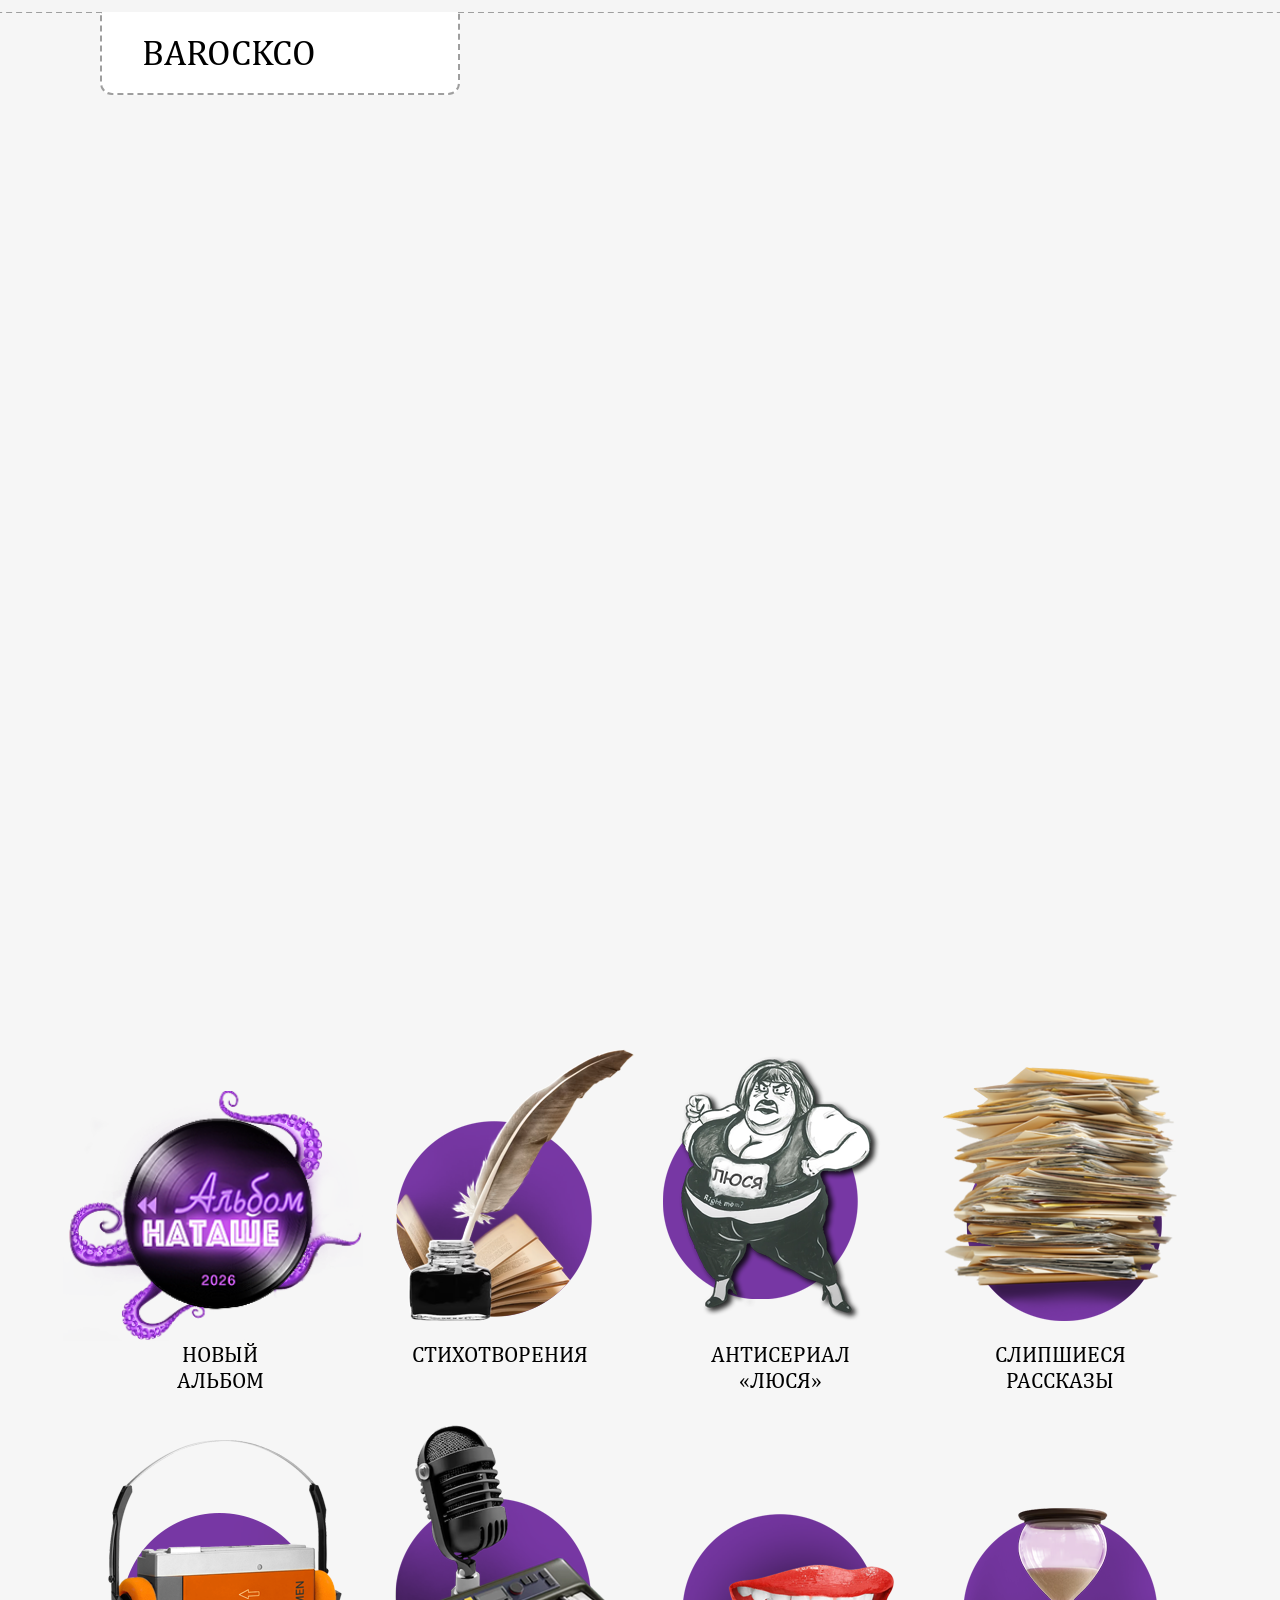
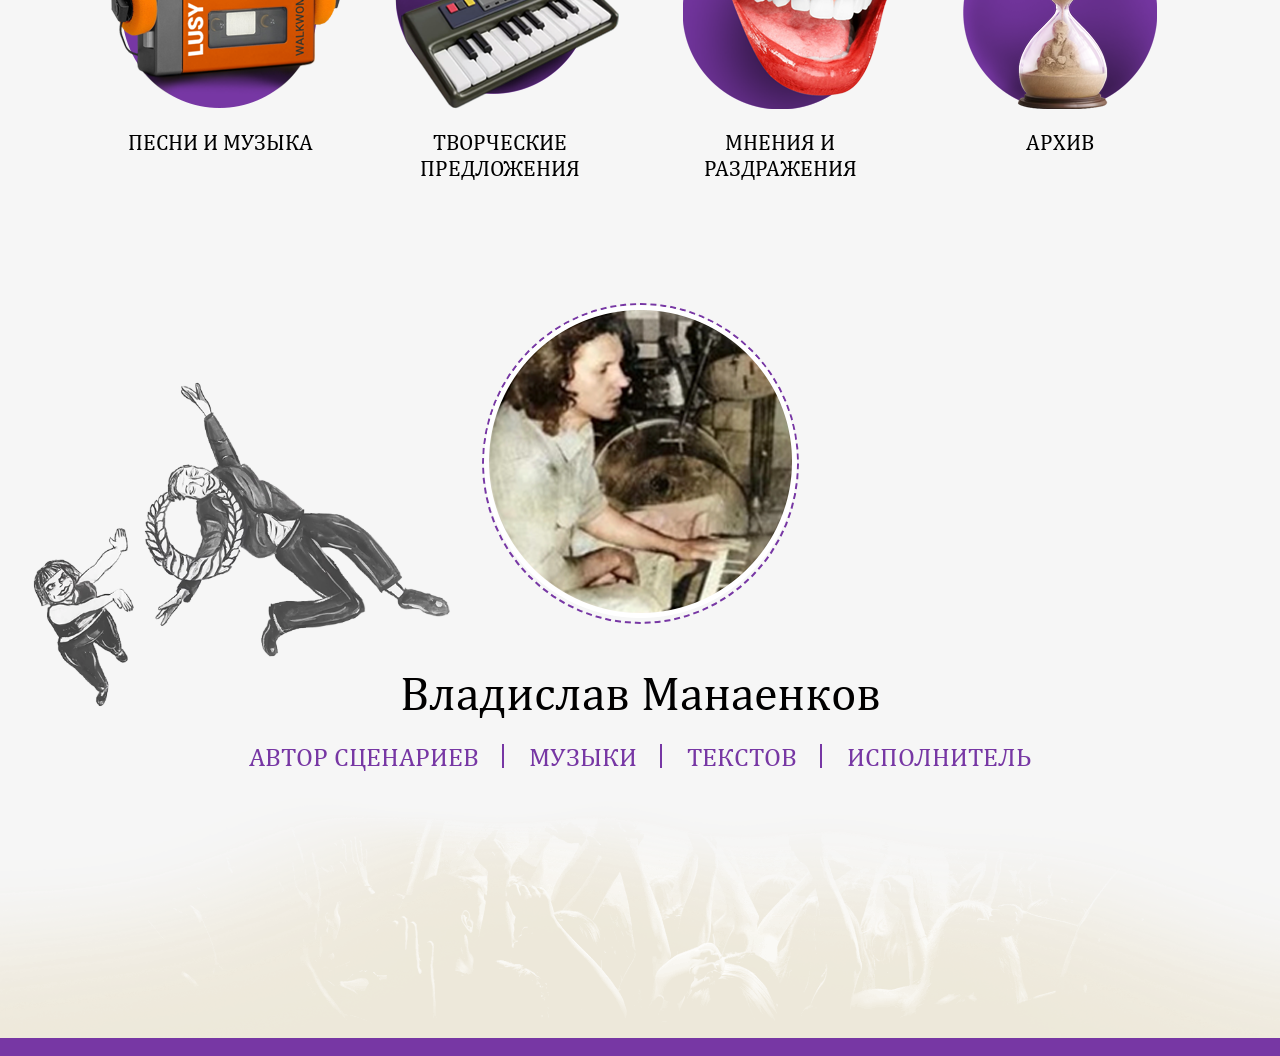
<file: barockco.html>
<!DOCTYPE html>
<html lang="ru" class="fixed">
  <head>
    <meta charset="UTF-8" />
    <meta http-equiv="X-UA-Compatible" content="IE=edge" />
    <meta name="viewport" content="width=device-width, initial-scale=1" />
    <meta http-equiv="x-ua-compatible" content="IE=edge" />
    <title>Владислав Манаенков СЦЕНАРИИ | МУЗЫКА | ТЕКСТЫ | ИСПОЛНИТЕЛЬ</title>
    <link rel="stylesheet" href="css/magnific-popup.css" />
    <link rel="stylesheet" href="css/style.css" />
  </head>

  <body>
    

    <main class="no-bg grey-bg">
      <div class="archive-wrap">
        <div class="title-style"> 
          <span>BAROCKCO</span>
        </div>
        <div class="video-style">
                 <iframe
                    class="rutubePlayer"
                    src="https://kinescope.io/5nkqG5bZYmeugU3f4Ho8iZ?t=0"
                    frameborder="0"
                    allow="clipboard-write; autoplay"
                    webkitAllowFullScreen
                    mozallowfullscreen
                    allowfullscreen
                  ></iframe>
        </div>
      </div>

      <div class="info-items-wrap">
        <div class="wrapper">
          <div class="info-items">
            <a href="album-to-natasha.html" class="info-item new-item no-hover">
                <img src="img/circle-mobile.png" alt="" class="circle-mobile" />
                <img src="img/new-mobile.png" alt="" class="mobile-img" />
                <span class="img-wrap">
                  <img src="img/new-circle.png" alt="" class="img1" />
                  <img src="img/new-circle.png" alt="" class="img2" />
                </span>
                <span class="text">Новый <br> альбом</span>
              </a>
            <a href="poems.html" class="info-item">
              <img src="img/circle-mobile.png" alt="" class="circle-mobile" />
              <img src="img/archive-mobile.png" alt="" class="mobile-img" />
              <span class="img-wrap">
                <img src="img/info-img1.png" alt="" class="img1" />
                <img src="img/info-img1-hover.png" alt="" class="img2" />
              </span>
              <span class="text">стихотворения</span>
            </a>
            <a href="home.html" class="info-item">
              <img src="img/circle-mobile.png" alt="" class="circle-mobile" />
              <img src="img/archive-mobile.png" alt="" class="mobile-img" />
              <span class="img-wrap">
                <img src="img/info-img2.png" alt="" class="img1" />
                <img src="img/info-img2-hover.png" alt="" class="img2" />
              </span>
              <span class="text"
                >Антисериал<br />
                «люся»</span
              >
            </a>
            <a href="stuck-stories.html" class="info-item">
              <img src="img/circle-mobile.png" alt="" class="circle-mobile" />
              <img src="img/archive-mobile.png" alt="" class="mobile-img" />
              <span class="img-wrap">
                <img src="img/info-img3.png" alt="" class="img1" />
                <img src="img/info-img3-hover.png" alt="" class="img2" />
              </span>
              <span class="text">слипшиеся рассказы</span>
            </a>
            <a href="music.html" class="info-item">
              <img src="img/circle-mobile.png" alt="" class="circle-mobile" />
              <img src="img/archive-mobile.png" alt="" class="mobile-img" />
              <span class="img-wrap">
                <img src="img/info-img4.png" alt="" class="img1" />
                <img src="img/info-img4-hover.png" alt="" class="img2" />
              </span>
              <span class="text">Песни и музыка</span>
            </a>
            <a href="creative-suggestions.html" class="info-item">
              <img src="img/circle-mobile.png" alt="" class="circle-mobile" />
              <img src="img/archive-mobile.png" alt="" class="mobile-img" />
              <span class="img-wrap">
                <img src="img/info-img5.png" alt="" class="img1" />
                <img src="img/info-img5-hover.png" alt="" class="img2" />
              </span>
              <span class="text">Творческие предложения</span>
            </a>
            <a href="opinions-irritation.html" class="info-item">
              <img src="img/circle-mobile.png" alt="" class="circle-mobile" />
              <img src="img/archive-mobile.png" alt="" class="mobile-img" />
              <span class="img-wrap">
                <img src="img/info-img6.png" alt="" class="img1" />
                <img src="img/info-img6-hover.png" alt="" class="img2" />
              </span>
              <span class="text">Мнения и раздражения</span>
            </a>
            <a href="archive.html" class="info-item">
              <img src="img/circle-mobile.png" alt="" class="circle-mobile" />
              <img src="img/archive-mobile.png" alt="" class="mobile-img" />
              <span class="img-wrap">
                <img src="img/info-img7.png" alt="" class="img1" />
                <img src="img/info-img7-hover.png" alt="" class="img2" />
              </span>
              <span class="text t20">Архив</span>
            </a>
          </div>
        </div>
      </div>

      <div class="bottom-info">
        <div class="wrapper">
          <img src="img/info-img.png" alt="" class="info-img" />
          <div class="info-wrap">
            <div class="img-wrap">
              <img src="img/person-img.png" alt="" />
            </div>
            <p class="name">Владислав Манаенков</p>
            <ul class="links">
              <li><span>Автор сценариев</span></li>
              <li><span>музыки</span></li>
              <li><span>текстов</span></li>
              <li><span>исполнитель</span></li>
            </ul>
          </div>
        </div>
        <div
          class="bg"
          style="background-image: url(img/bottom-info-bg.png)"
        ></div>
      </div>
    </main>

    <script src="js/jquery-3.4.1.min.js"></script>
    <script src="js/jquery.magnific-popup.min.js"></script>
    <script src="js/gsap.min.js"></script>
    <script src="js/ScrollTrigger.min.js"></script>
    <script src="js/slick.min.js"></script>
    <script src="js/script.js"></script>
  </body>
</html>
</file>
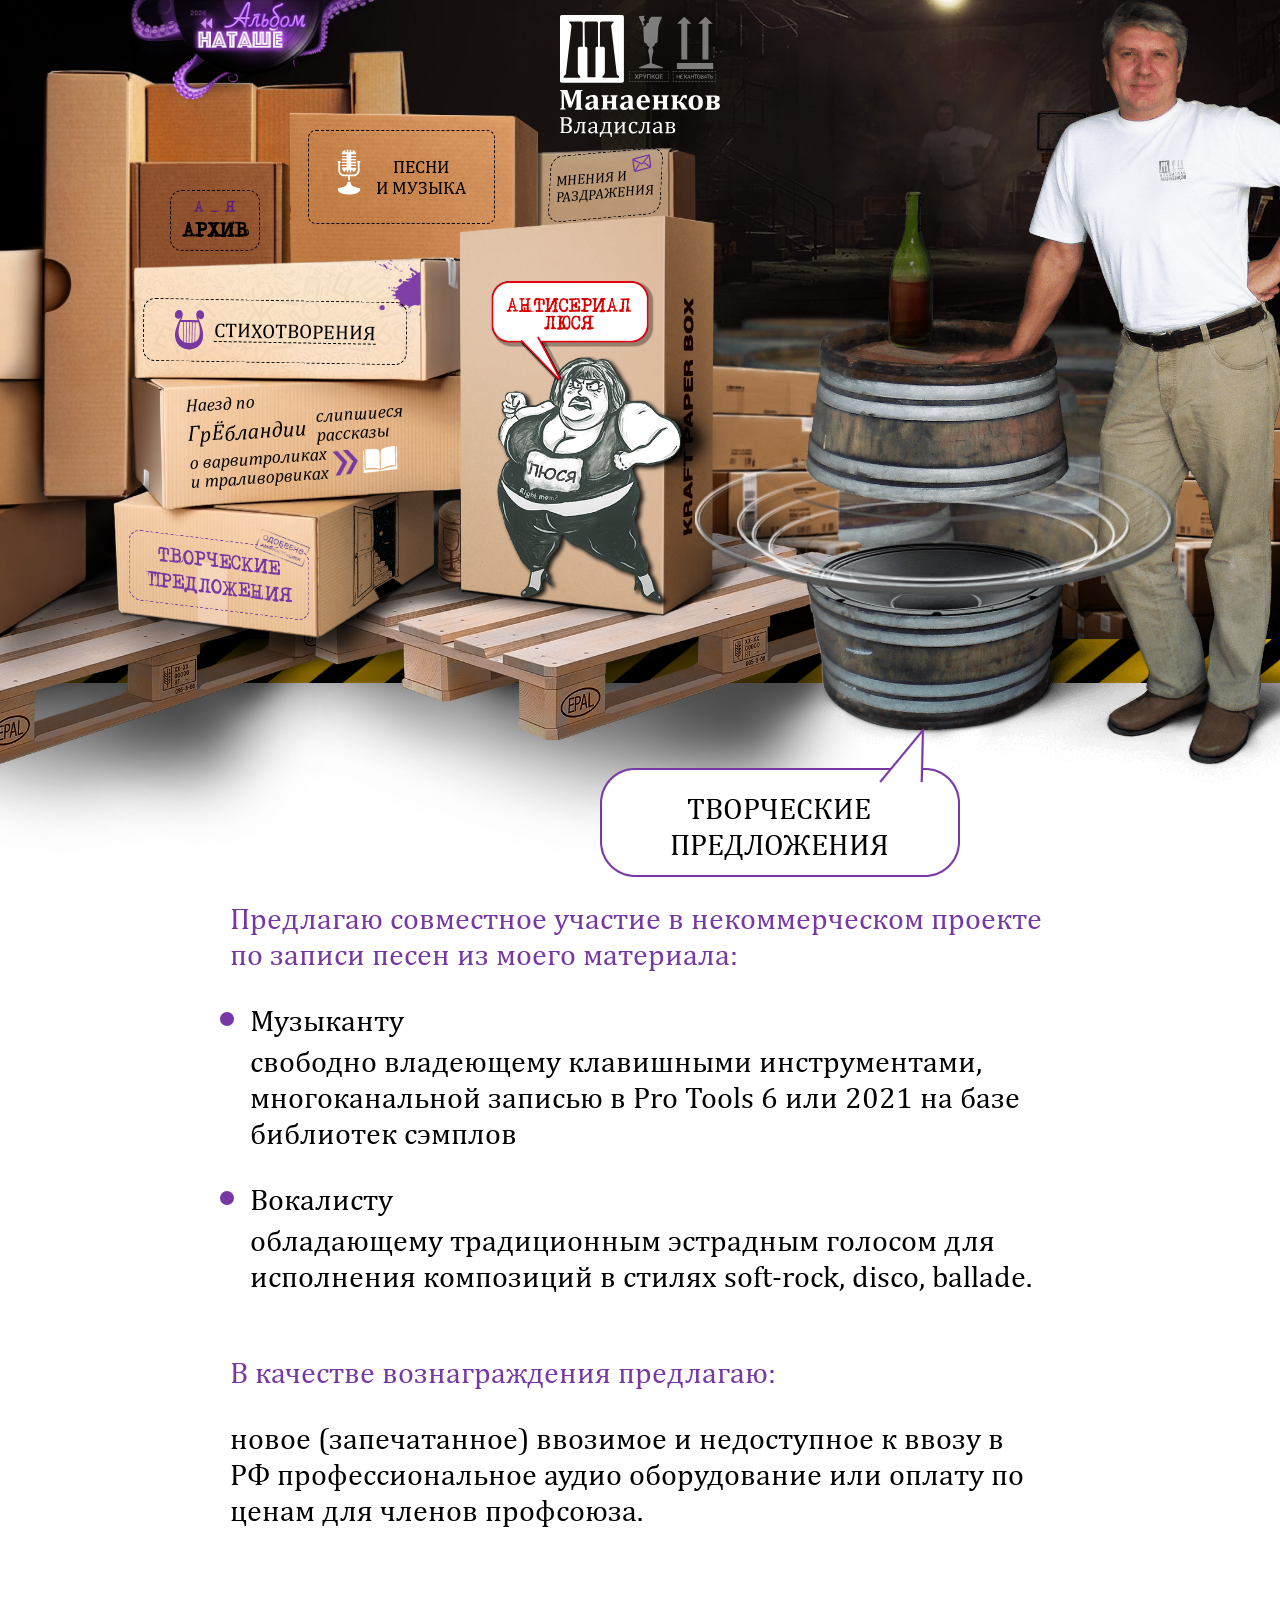
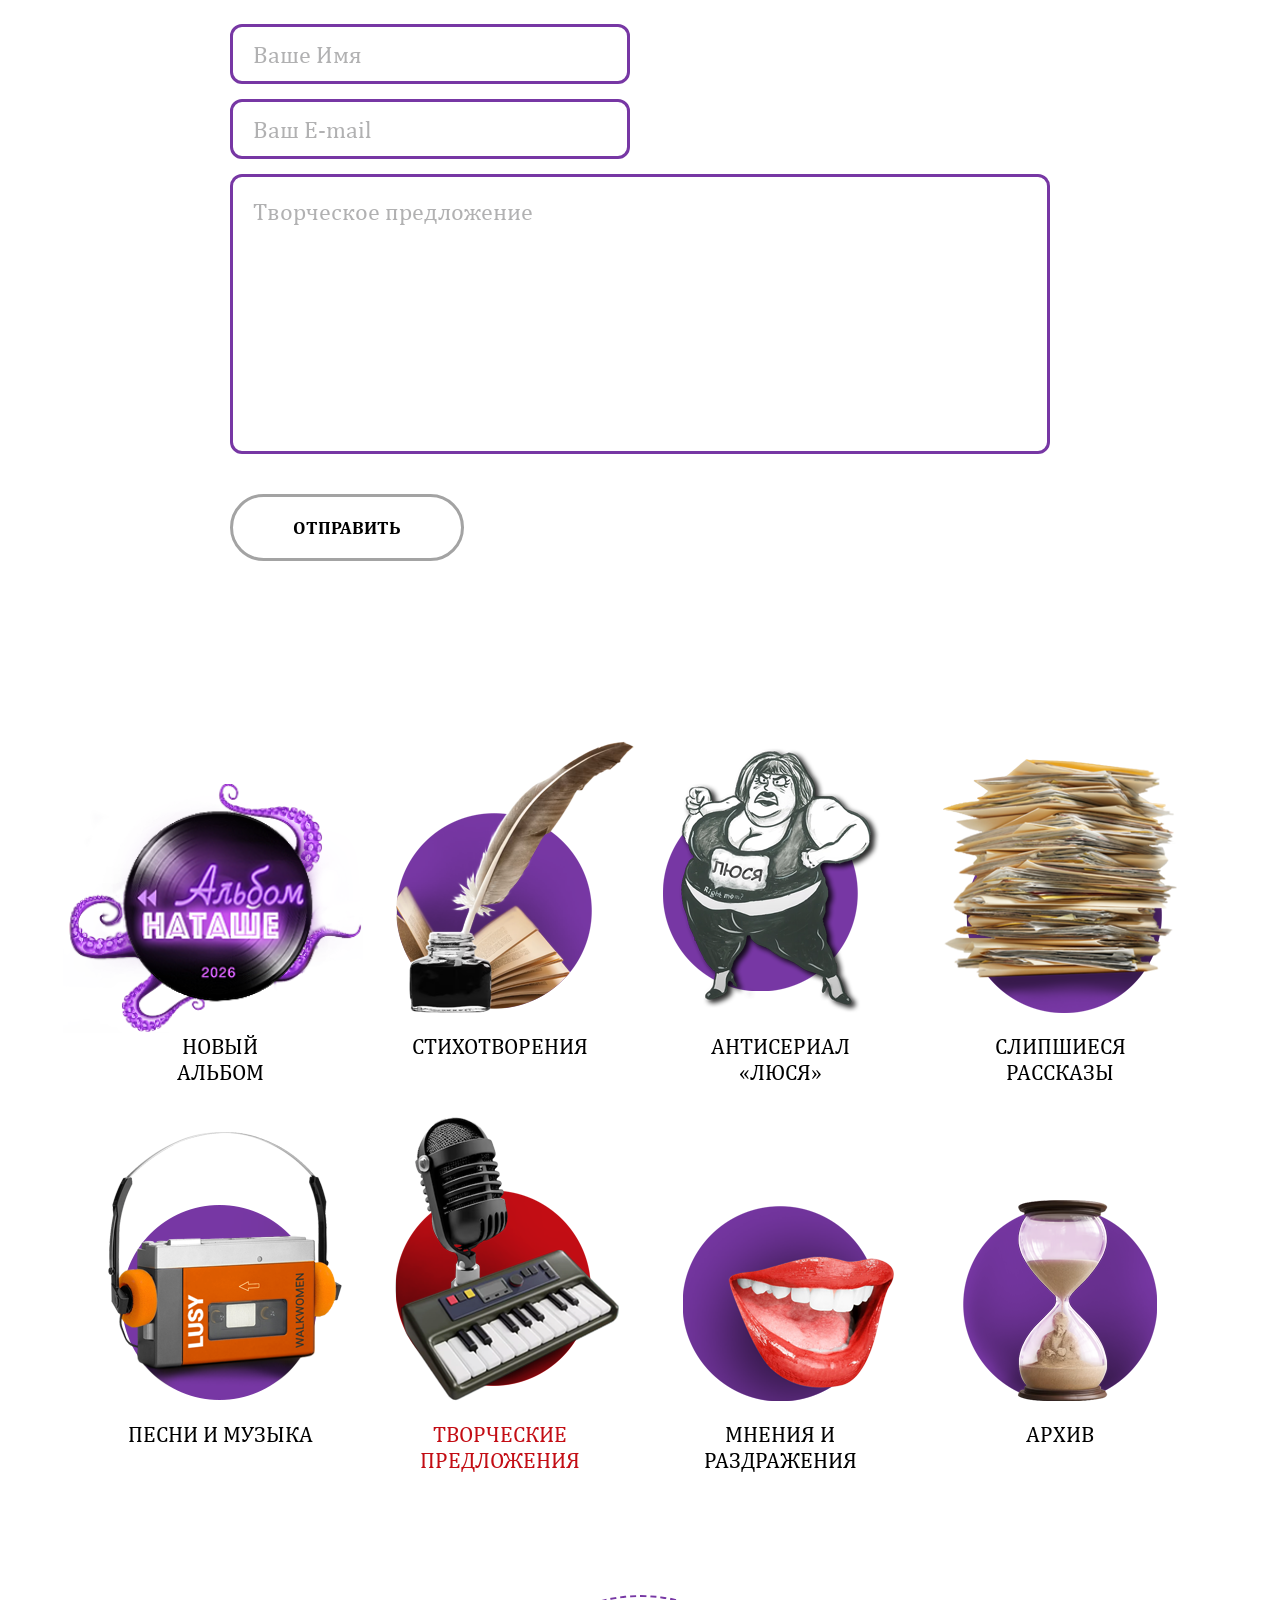
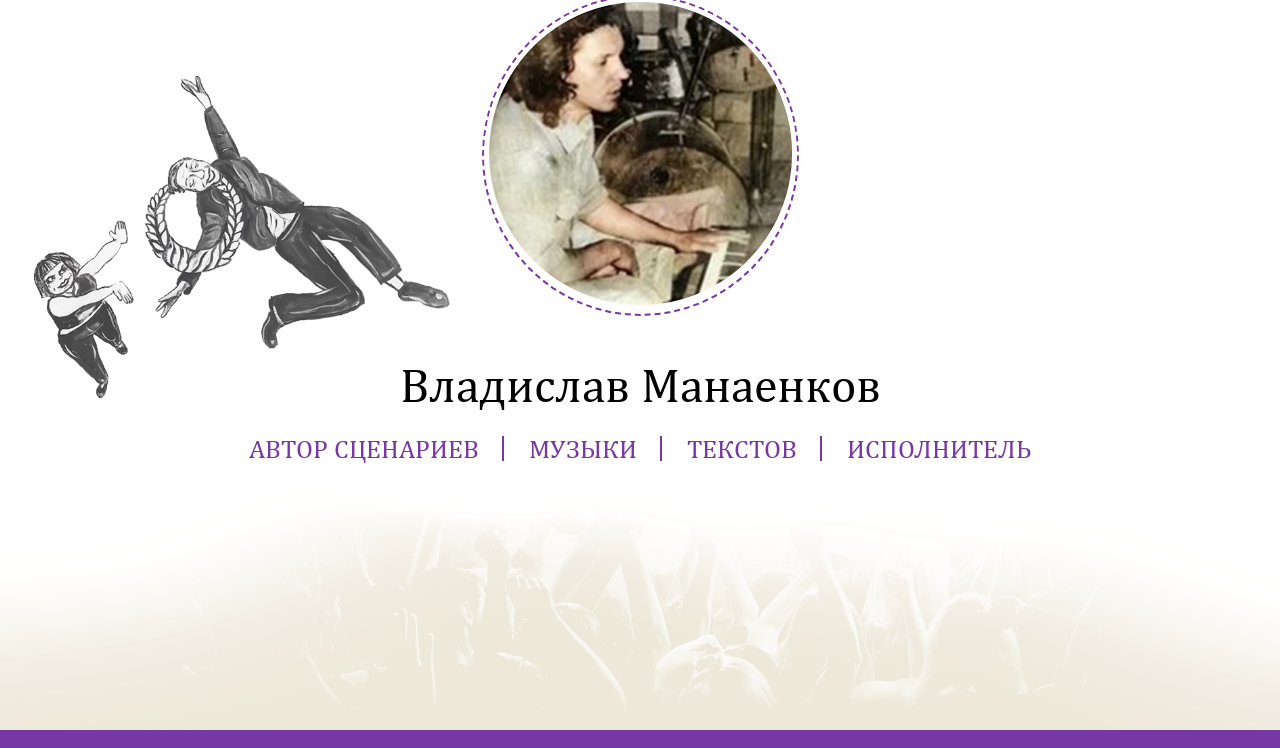
<file: creative-suggestions.html>
<!DOCTYPE html>
<html lang="ru" class="fixed">
  <head>
    <meta charset="UTF-8" />
    <meta http-equiv="X-UA-Compatible" content="IE=edge" />
    <meta name="viewport" content="width=device-width, initial-scale=1" />
    <meta http-equiv="x-ua-compatible" content="IE=edge" />
    <title>Владислав Манаенков СЦЕНАРИИ | МУЗЫКА | ТЕКСТЫ | ИСПОЛНИТЕЛЬ</title>
    <link rel="stylesheet" href="css/magnific-popup.css" />
    <link rel="stylesheet" href="css/style.css" />
  </head>

  <body>
    <div class="header header2 line creative-header">
      <div class="wrapper">
        <a href="album-to-natasha.html" class="new-img style2">
          <img src="img/new-logo.png" alt="">
        </a>
        <div class="creative-img-wrap">
          <img src="img/creative-img.png" alt="" class="creative-img" />
          <div class="style">
            <img
              src="img/creative-style.png"
              alt=""
              class="creative-style-img"
            />
            <img
              src="img/creative-style2.png"
              alt=""
              class="creative-style-img2"
            />
            <img
              src="img/creative-style3.png"
              alt=""
              class="creative-style-img3"
            />
            <span
              >Творческие <br />
              предложения</span
            >
          </div>
        </div>
        <a href="archive.html" class="archive">
          <span class="small-text">А _ я</span>
          <span class="text">Архив</span>
          <img src="img/Strelka-white.svg" alt="" class="arrow" />
        </a>
        <a href="music.html" class="song">
          <img src="img/song-icon.svg" alt="" class="icon" />
          <span class="text"
            >Песни <br />
            и музыка</span
          >
          <img src="img/Strelka-white.svg" alt="" class="arrow" />
        </a>
        <a href="opinions-irritation.html" class="opinions">
          <svg
            width="58"
            height="49"
            viewBox="0 0 58 49"
            fill="none"
            xmlns="http://www.w3.org/2000/svg"
          >
            <path
              d="M46.1 0.706024L4.50001 8.40602C2.00001 8.90602 0.300012 11.306 0.700012 13.906L6.30001 44.306C6.80001 46.806 9.20001 48.506 11.8 48.106L53.4 40.406C55.9 39.906 57.6 37.506 57.2 34.906L51.6 4.40602C51.1 1.90602 48.6 0.206024 46.1 0.706024ZM38.4 23.106C37.6 22.506 36.4 22.706 35.8 23.506C35.2 24.306 35.4 25.506 36.2 26.106L51 37.006L12.7 44.106L22.7 28.606C23.3 27.706 23 26.606 22.1 26.006C21.2 25.406 20.1 25.706 19.5 26.606L9.60001 42.106L4.60001 15.006L28.4 28.506C28.8 28.706 29.2 28.806 29.6 28.706C30 28.606 30.4 28.406 30.7 28.106L48.1 7.00603L53.1 34.106L38.4 23.106ZM6.50001 11.806L45.4 4.60603L29 24.506L6.50001 11.806Z"
            />
          </svg>
          <span
            >Мнения и <br />
            раздражения</span
          >
        </a>
        <a href="index.html" class="logo">
          <img src="img/logo.svg" alt="" />
        </a>
        <a href="poems.html" class="poems">
          <svg
            width="45"
            height="61"
            viewBox="0 0 45 61"
            fill="none"
            xmlns="http://www.w3.org/2000/svg"
          >
            <path
              d="M35.4 11.9C35.5 11.8 35.5 11.7 35.7 11.7C37.2 13.6 39.4 14.6 41.4 14C44.2 13.1 45.6 9.60001 44.5 6.00001C43.5 2.80001 40.9 0.700008 38.3 1.00001C38.3 1.00001 33.5 1.00001 32.9 7.00001C32.8 8.50001 33.2 10.3 33.7 11.9C33.7 11.9 33.7 12 33.8 12.1C34.3 13.4 34.8 14.5 35.1 15.2C35.2 15.4 35.3 15.6 35.3 15.8H24.3H21.4H10.4C10.5 15.6 10.6 15.4 10.6 15.2C11 14.5 11.5 13.4 11.9 12.1C12 12 12 11.9 12 11.9C12.5 10.3 12.9 8.50001 12.8 7.00001C12.2 1.00001 7.40001 1.00001 7.40001 1.00001C4.80001 0.700008 2.20001 2.80001 1.20001 6.00001C0.100012 9.50001 1.50001 13.1 4.30001 14C6.30001 14.6 8.50001 13.7 10 11.7C10.1 11.7 10.2 11.8 10.3 11.9H10.2C10.2 11.9 -0.799988 31.8 2.20001 43.3C4.90001 59.4 21.5 60.1 22.7 60.2C23.9 60.2 40.7 59.5 43.4 43.3C46.5 31.8 35.5 11.9 35.4 11.9ZM31.1 18.9V48.6C30.1 49.1 29 49.5 27.8 49.8V18.9H31.1ZM24.3 18.9H26.7V50.1C25.6 50.3 24.5 50.4 23.4 50.4V18.9H24.3ZM21.4 18.9H22.4V50.4C21.3 50.4 20.1 50.3 19.1 50.1V18.9H21.4ZM18.1 18.9V49.8C16.9 49.5 15.8 49.1 14.8 48.6V18.9H18.1ZM7.00001 36.4C6.60001 29.6 7.90001 23.4 9.30001 18.9H13.8V48.1C10 45.8 7.40001 41.9 7.00001 36.4ZM38.7 36.4C38.3 41.9 35.8 45.8 32 48.1V18.9H36.4C37.8 23.4 39.1 29.6 38.7 36.4Z"
            />
          </svg>
          <span>Стихотворения</span>
        </a>
        <a href="creative-suggestions.html" class="offers-btn active">
          <span
            >Творческие<br />
            предложения</span
          >
        </a>
        <a href="stuck-stories.html" class="info-back">
          <span>Наезд по </span>
          <div class="info">
            <p><span>Г</span> р <span>Ё</span> бландии</p>
            <span class="small">слипшиеся рассказы</span>
          </div>
          <div class="info">
            <span
              >о варвитроликах <br />
              и траливорвиках</span
            >
            <img src="img/info-icon1.png" alt="" />
            <img src="img/info-icon2.png" alt="" />
          </div>
        </a>
        <a href="home.html" class="lucy-img lucy2-img">
          <img src="img/lucy-desktop2.png" alt="" />
        </a>
        <div class="drop-menu">
          <span class="line"></span>
          <span class="line"></span>
          <span class="line"></span>
        </div>
        <a href="home.html" class="lucy-mobile archive-mobile">
          <img src="img/archive-mobile-img.png" alt="" />
        </a>
      </div>
      <img src="img/box-left.png" alt="" class="left-img" />
      <img src="img/box-right.png" alt="" class="right-img" />
      <img
        src="img/box-left-mobile.png"
        alt=""
        class="mobile-hide left-img-mobile"
      />
      <img
        src="img/box-right-mobile.png"
        alt=""
        class="mobile-hide right-img-mobile"
      />
      <div class="header-menu-wrap">
        <div class="top">
          <a href="index.html" class="mobile-logo">
            <img src="img/mobile-logo.png" alt="" />
          </a>
          <button class="close" type="button">
            <img src="img/close-menu.png" alt="" />
          </button>
        </div>
        <ul class="main-menu">
          <li>
            <a href="album-to-natasha.html">
              <img src="img/menu-icon11.png" alt="" class="menu-icon" />
              <span>Альбом Наташе</span>
              <img src="img/menu-arrow.png" alt="" class="arrow" />
            </a>
          </li>
          <li>
            <a href="poems.html">
              <img src="img/menu-icon1.png" alt="" class="menu-icon" />
              <span>стихотворения</span>
              <img src="img/menu-arrow.png" alt="" class="arrow" />
            </a>
          </li>
          <li>
            <a href="home.html">
              <img src="img/menu-icon2.png" alt="" class="menu-icon" />
              <span>Антисериал «люся»</span>
              <img src="img/menu-arrow.png" alt="" class="arrow" />
            </a>
          </li>
          <li>
            <a href="stuck-stories.html">
              <img src="img/menu-icon3.png" alt="" class="menu-icon" />
              <span>слипшиеся рассказы</span>
              <img src="img/menu-arrow.png" alt="" class="arrow" />
            </a>
          </li>
          <li>
            <a href="music.html">
              <img src="img/menu-icon4.png" alt="" class="menu-icon" />
              <span>Песни и музыка</span>
              <img src="img/menu-arrow.png" alt="" class="arrow" />
            </a>
          </li>
          <li>
            <a href="creative-suggestions.html">
              <img src="img/menu-icon5.png" alt="" class="menu-icon" />
              <span>Творческие предложения</span>
              <img src="img/menu-arrow.png" alt="" class="arrow" />
            </a>
          </li>
          <li>
            <a href="opinions-irritation.html">
              <img src="img/menu-icon6.png" alt="" class="menu-icon" />
              <span>Мнения и раздражения</span>
              <img src="img/menu-arrow.png" alt="" class="arrow" />
            </a>
          </li>
          <li>
            <a href="archive.html">
              <img src="img/menu-icon7.png" alt="" class="menu-icon" />
              <span>Архив</span>
              <img src="img/menu-arrow.png" alt="" class="arrow" />
            </a>
          </li>
        </ul>
      </div>
    </div>

    <main class="zIndex no-bg">
      <div class="opinions-wrap creative-wrap">
        <div class="wrapper">
          <div class="info">
            <p class="purple">
              Предлагаю совместное участие в некоммерческом проекте по записи
              песен из моего материала:
            </p>
            <ul class="creative-list">
              <li>
                <b>Музыканту</b>
                свободно владеющему клавишными инструментами, многоканальной
                записью в Pro Tools 6 или 2021 на базе библиотек сэмплов
              </li>
              <li>
                <b>Вокалисту</b>
                обладающему традиционным эстрадным голосом для исполнения
                композиций в стилях soft-rock, disco, ballade.
              </li>
            </ul>
            <p class="purple">В качестве вознаграждения предлагаю:</p>
            <p></p>
            <p>
              новое (запечатанное) ввозимое и недоступное к ввозу в РФ
              профессиональное аудио оборудование или оплату по ценам для членов
              профсоюза.
            </p>
            <p>&nbsp;</p>
            <form class="feedback-form" method="post" data-feedback-form>
              <input type="hidden" name="text"/>
              <input type="text" name="name" placeholder="Ваше Имя" required/>
              <input type="email" name="email" placeholder="Ваш E-mail" required/>
              <textarea name="message" placeholder="Творческое предложение" required></textarea>
              <button type="submit">отправить</button>
            </form>

            <div class="form-success">
              <h3 class="form-success__title">Спасибо!</h3>
              <p class="form-success__text">Ваше сообщение было успешно отправлено. <br>В ближайшее время я с вами свяжусь.</p>
            </div>
          </div>
        </div>
      </div>

      <div class="info-items-wrap mt mtMobile">
        <div class="wrapper">
          <div class="info-items">
            <a href="album-to-natasha.html" class="info-item new-item no-hover">
              <img src="img/circle-mobile.png" alt="" class="circle-mobile" />
              <img src="img/archive-mobile.png" alt="" class="mobile-img" />
              <span class="img-wrap">
                <img src="img/new-circle.png" alt="" class="img1" />
                <img src="img/new-circle.png" alt="" class="img2" />
              </span>
              <span class="text">Новый <br> альбом</span>
            </a>
            <a href="poems.html" class="info-item">
              <img src="img/circle-mobile.png" alt="" class="circle-mobile" />
              <img src="img/archive-mobile.png" alt="" class="mobile-img" />
              <span class="img-wrap">
                <img src="img/info-img1.png" alt="" class="img1" />
                <img src="img/info-img1-hover.png" alt="" class="img2" />
              </span>
              <span class="text">стихотворения</span>
            </a>
            <a href="home.html" class="info-item">
              <img src="img/circle-mobile.png" alt="" class="circle-mobile" />
              <img src="img/archive-mobile.png" alt="" class="mobile-img" />
              <span class="img-wrap">
                <img src="img/info-img2.png" alt="" class="img1" />
                <img src="img/info-img2-hover.png" alt="" class="img2" />
              </span>
              <span class="text"
                >Антисериал <br />
                «люся»</span
              >
            </a>
            <a href="stuck-stories.html" class="info-item">
              <img src="img/circle-mobile.png" alt="" class="circle-mobile" />
              <img src="img/archive-mobile.png" alt="" class="mobile-img" />
              <span class="img-wrap">
                <img src="img/info-img3.png" alt="" class="img1" />
                <img src="img/info-img3-hover.png" alt="" class="img2" />
              </span>
              <span class="text">слипшиеся рассказы</span>
            </a>
            <a href="music.html" class="info-item">
              <img src="img/circle-mobile.png" alt="" class="circle-mobile" />
              <img src="img/archive-mobile.png" alt="" class="mobile-img" />
              <span class="img-wrap">
                <img src="img/info-img4.png" alt="" class="img1" />
                <img src="img/info-img4-hover.png" alt="" class="img2" />
              </span>
              <span class="text">Песни и музыка</span>
            </a>
            <a href="creative-suggestions.html" class="info-item active">
              <img src="img/circle-mobile.png" alt="" class="circle-mobile" />
              <img
                src="img/creative-mobile.png"
                alt=""
                class="mobile-img creative-img"
              />
              <span class="img-wrap">
                <img src="img/info-img5.png" alt="" class="img1" />
                <img src="img/info-img5-hover.png" alt="" class="img2" />
              </span>
              <span class="text">Творческие предложения</span>
            </a>
            <a href="opinions-irritation.html" class="info-item">
              <img src="img/circle-mobile.png" alt="" class="circle-mobile" />
              <img
                src="img/opinions-irritation-mobile.png"
                alt=""
                class="mobile-img opinions-img"
              />
              <span class="img-wrap">
                <img src="img/info-img6.png" alt="" class="img1" />
                <img src="img/info-img6-hover.png" alt="" class="img2" />
              </span>
              <span class="text">Мнения и раздражения</span>
            </a>
            <a href="archive.html" class="info-item">
              <img src="img/circle-mobile.png" alt="" class="circle-mobile" />
              <img src="img/archive-mobile.png" alt="" class="mobile-img" />
              <span class="img-wrap">
                <img src="img/info-img7.png" alt="" class="img1" />
                <img src="img/info-img7-hover.png" alt="" class="img2" />
              </span>
              <span class="text">Архив</span>
            </a>
          </div>
        </div>
      </div>

      <div class="bottom-info">
        <div class="wrapper">
          <img src="img/info-img.png" alt="" class="info-img" />
          <div class="info-wrap">
            <div class="img-wrap">
              <img src="img/person-img.png" alt="" />
            </div>
            <p class="name">Владислав Манаенков</p>
            <ul class="links">
              <li><span>Автор сценариев</span></li>
              <li><span>музыки</span></li>
              <li><span>текстов</span></li>
              <li><span>исполнитель</span></li>
            </ul>
          </div>
        </div>
        <div
          class="bg"
          style="background-image: url(img/bottom-info-bg.png)"
        ></div>
      </div>
    </main>

    <script src="js/jquery-3.4.1.min.js"></script>
    <script src="js/jquery.magnific-popup.min.js"></script>
    <script src="js/gsap.min.js"></script>
    <script src="js/ScrollTrigger.min.js"></script>
    <script src="js/slick.min.js"></script>
    <script src="js/script.js"></script>
    <script src="js/form.js"></script>
  </body>
</html>
</file>
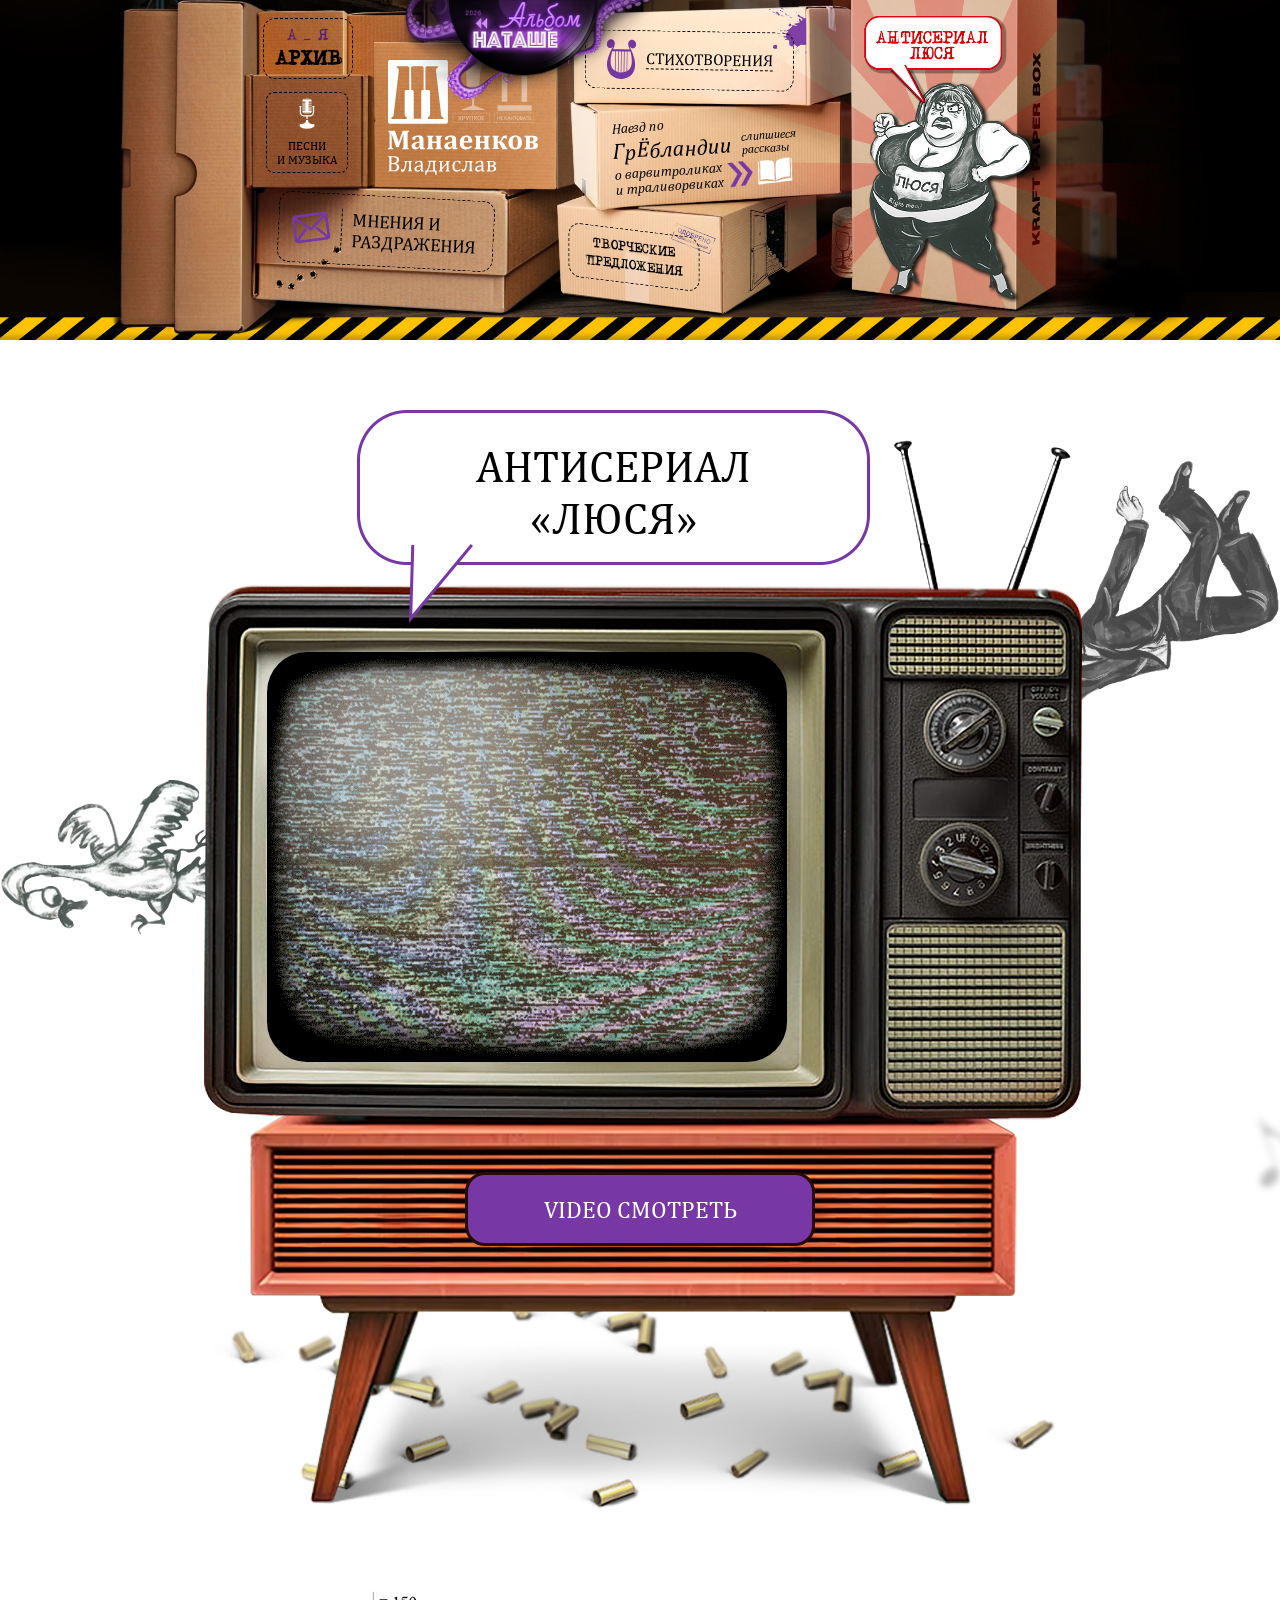
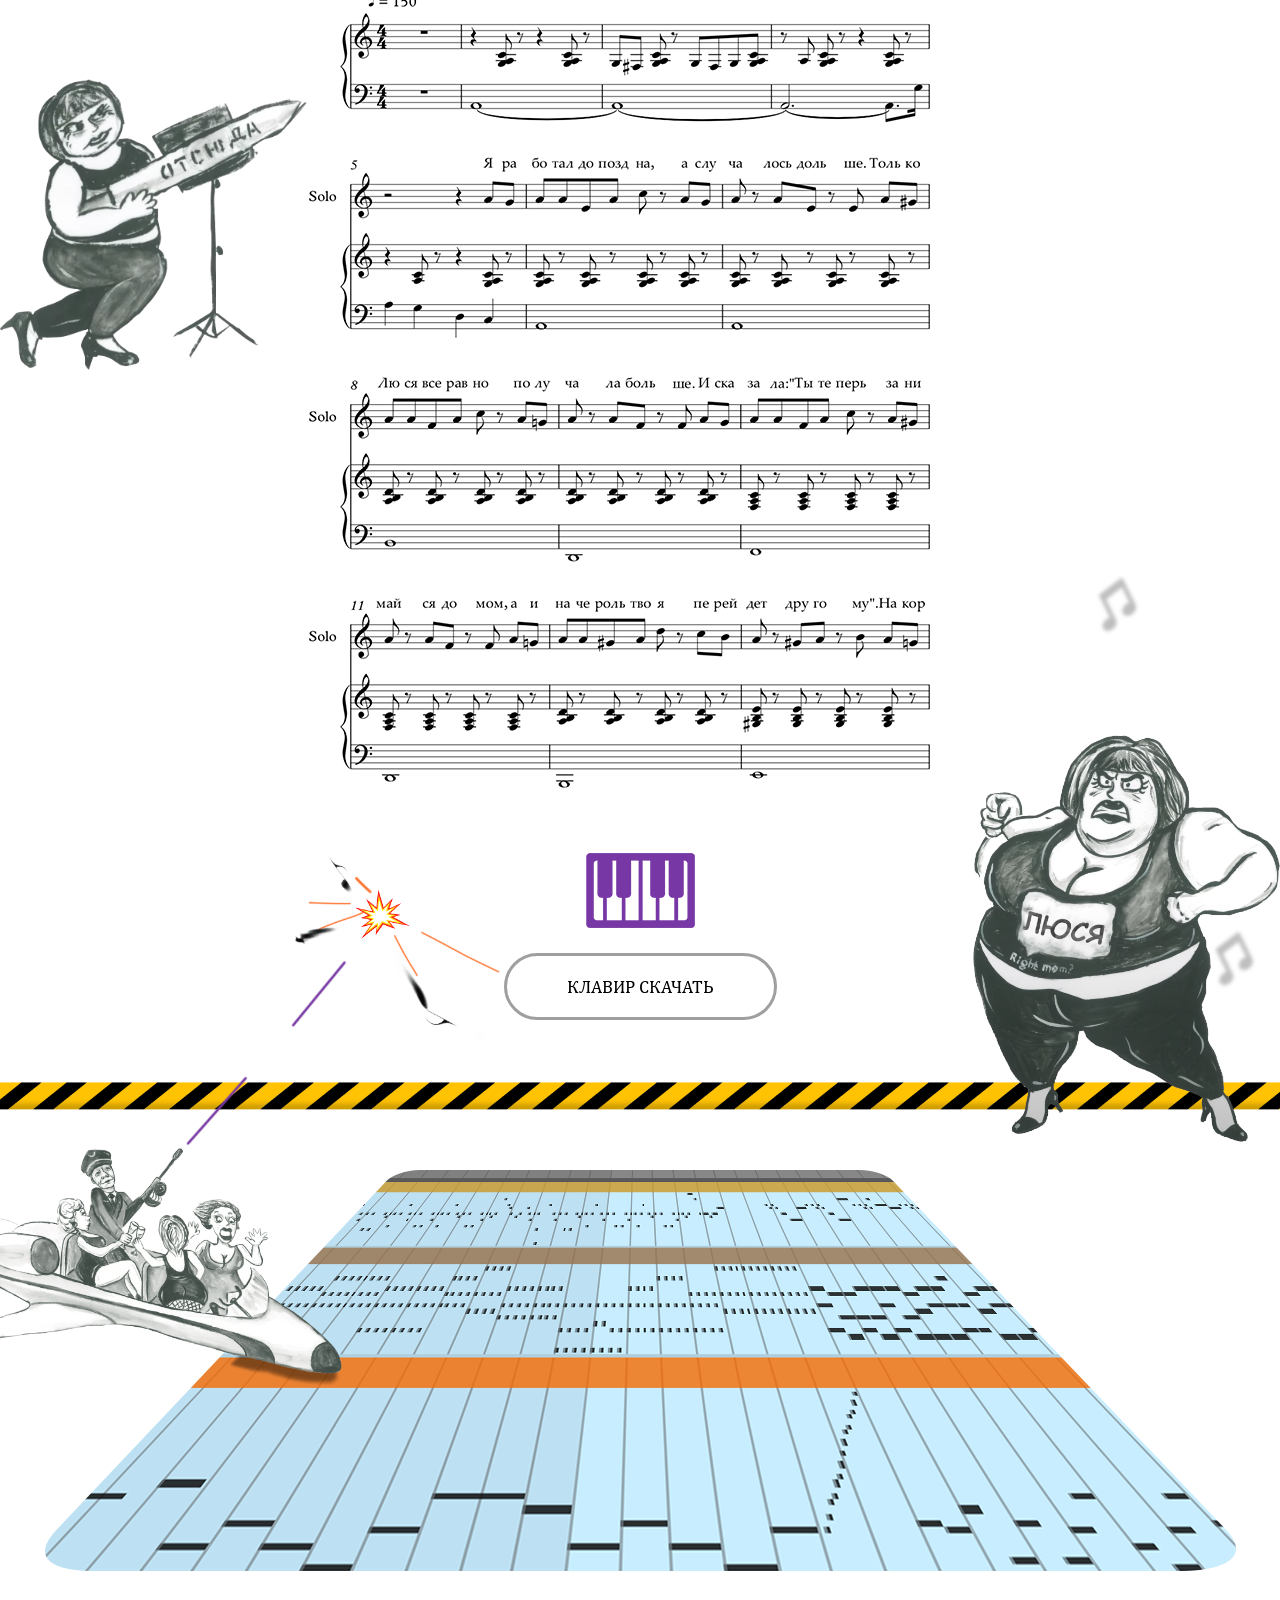
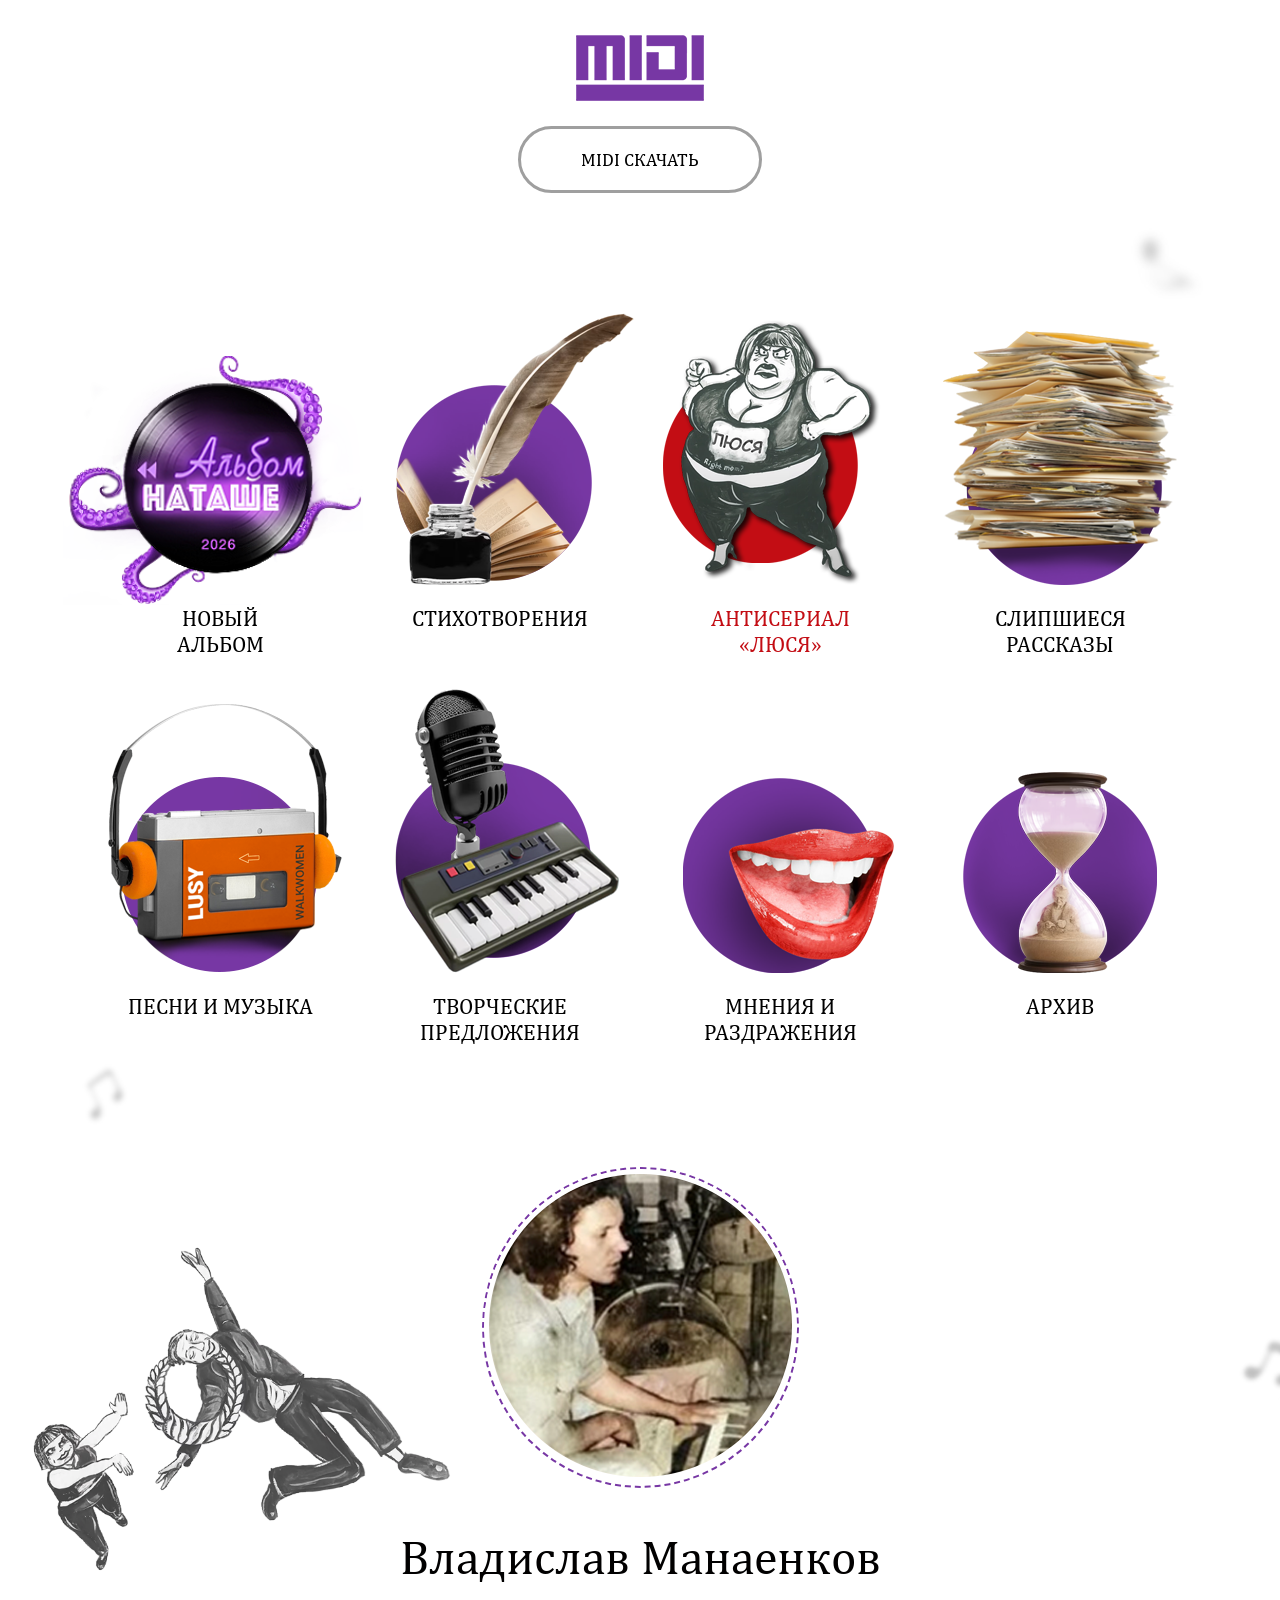
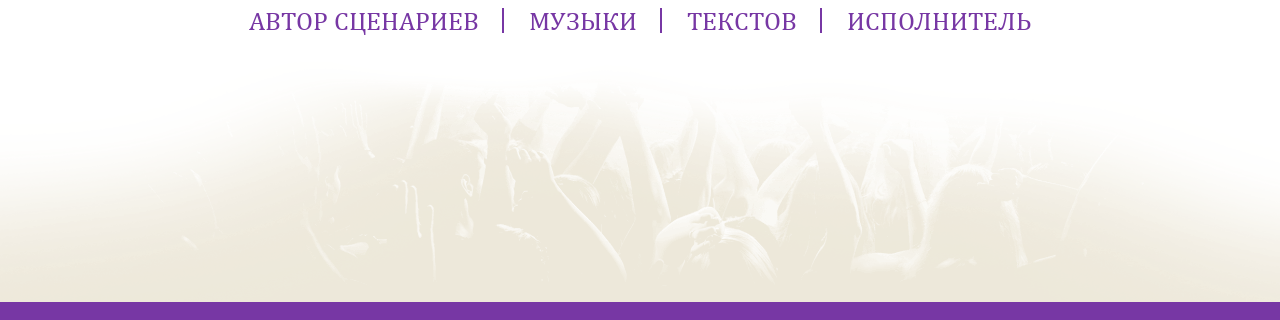
<file: home.html>
<!DOCTYPE html>
<html lang="ru" class="fixed">
  <head>
    <meta charset="UTF-8" />
    <meta http-equiv="X-UA-Compatible" content="IE=edge" />
    <meta name="viewport" content="width=device-width, initial-scale=1" />
    <meta http-equiv="x-ua-compatible" content="IE=edge" />
    <title>Владислав Манаенков СЦЕНАРИИ | МУЗЫКА | ТЕКСТЫ | ИСПОЛНИТЕЛЬ</title>
    <link rel="stylesheet" href="css/magnific-popup.css" />
    <link rel="stylesheet" href="css/style.css" />
  </head>

  <body>
    <div class="header">
      <div class="wrapper">
        <a href="album-to-natasha.html" class="new-img">
          <img src="img/new-logo.png" alt="">
        </a>
        <a href="archive.html" class="archive">
          <span class="small-text">А _ я</span>
          <span class="text">Архив</span>
          <img src="img/Strelka-white.svg" alt="" class="arrow" />
        </a>
        <a href="music.html" class="song">
          <img src="img/song-icon.svg" alt="" class="icon" />
          <span class="text"
            >Песни <br />
            и музыка</span
          >
          <img src="img/Strelka-white.svg" alt="" class="arrow" />
        </a>
        <a href="opinions-irritation.html" class="opinions">
          <svg
            width="58"
            height="49"
            viewBox="0 0 58 49"
            fill="none"
            xmlns="http://www.w3.org/2000/svg"
          >
            <path
              d="M46.1 0.706024L4.50001 8.40602C2.00001 8.90602 0.300012 11.306 0.700012 13.906L6.30001 44.306C6.80001 46.806 9.20001 48.506 11.8 48.106L53.4 40.406C55.9 39.906 57.6 37.506 57.2 34.906L51.6 4.40602C51.1 1.90602 48.6 0.206024 46.1 0.706024ZM38.4 23.106C37.6 22.506 36.4 22.706 35.8 23.506C35.2 24.306 35.4 25.506 36.2 26.106L51 37.006L12.7 44.106L22.7 28.606C23.3 27.706 23 26.606 22.1 26.006C21.2 25.406 20.1 25.706 19.5 26.606L9.60001 42.106L4.60001 15.006L28.4 28.506C28.8 28.706 29.2 28.806 29.6 28.706C30 28.606 30.4 28.406 30.7 28.106L48.1 7.00603L53.1 34.106L38.4 23.106ZM6.50001 11.806L45.4 4.60603L29 24.506L6.50001 11.806Z"
            />
          </svg>
          <span>Мнения и раздражения</span>
        </a>
        <a href="index.html" class="logo big">
          <img src="img/logo.svg" alt="" />
        </a>
        <a href="poems.html" class="poems">
          <svg
            width="45"
            height="61"
            viewBox="0 0 45 61"
            fill="none"
            xmlns="http://www.w3.org/2000/svg"
          >
            <path
              d="M35.4 11.9C35.5 11.8 35.5 11.7 35.7 11.7C37.2 13.6 39.4 14.6 41.4 14C44.2 13.1 45.6 9.60001 44.5 6.00001C43.5 2.80001 40.9 0.700008 38.3 1.00001C38.3 1.00001 33.5 1.00001 32.9 7.00001C32.8 8.50001 33.2 10.3 33.7 11.9C33.7 11.9 33.7 12 33.8 12.1C34.3 13.4 34.8 14.5 35.1 15.2C35.2 15.4 35.3 15.6 35.3 15.8H24.3H21.4H10.4C10.5 15.6 10.6 15.4 10.6 15.2C11 14.5 11.5 13.4 11.9 12.1C12 12 12 11.9 12 11.9C12.5 10.3 12.9 8.50001 12.8 7.00001C12.2 1.00001 7.40001 1.00001 7.40001 1.00001C4.80001 0.700008 2.20001 2.80001 1.20001 6.00001C0.100012 9.50001 1.50001 13.1 4.30001 14C6.30001 14.6 8.50001 13.7 10 11.7C10.1 11.7 10.2 11.8 10.3 11.9H10.2C10.2 11.9 -0.799988 31.8 2.20001 43.3C4.90001 59.4 21.5 60.1 22.7 60.2C23.9 60.2 40.7 59.5 43.4 43.3C46.5 31.8 35.5 11.9 35.4 11.9ZM31.1 18.9V48.6C30.1 49.1 29 49.5 27.8 49.8V18.9H31.1ZM24.3 18.9H26.7V50.1C25.6 50.3 24.5 50.4 23.4 50.4V18.9H24.3ZM21.4 18.9H22.4V50.4C21.3 50.4 20.1 50.3 19.1 50.1V18.9H21.4ZM18.1 18.9V49.8C16.9 49.5 15.8 49.1 14.8 48.6V18.9H18.1ZM7.00001 36.4C6.60001 29.6 7.90001 23.4 9.30001 18.9H13.8V48.1C10 45.8 7.40001 41.9 7.00001 36.4ZM38.7 36.4C38.3 41.9 35.8 45.8 32 48.1V18.9H36.4C37.8 23.4 39.1 29.6 38.7 36.4Z"
            />
          </svg>
          <span>Стихотворения</span>
        </a>
        <a href="creative-suggestions.html" class="offers-btn">
          <span
            >Творческие<br />
            предложения</span
          >
        </a>
        <a href="stuck-stories.html" class="info-back">
          <span>Наезд по </span>
          <div class="info">
            <p><span>Г</span> р <span>Ё</span> бландии</p>
            <span class="small">слипшиеся рассказы</span>
          </div>
          <div class="info">
            <span
              >о варвитроликах<br />
              и траливорвиках</span
            >
            <img src="img/info-icon1.png" alt="" />
            <img src="img/info-icon2.png" alt="" />
          </div>
        </a>
        <a href="home.html" class="lucy-img">
          <img src="img/lucy-desktop.png" alt="" />
        </a>
        <div class="drop-menu">
          <span class="line"></span>
          <span class="line"></span>
          <span class="line"></span>
        </div>
        <a href="home.html" class="lucy-mobile">
          <img src="img/lucy-mobile-img.png" alt="" />
        </a>
      </div>
      <div class="header-menu-wrap">
        <div class="top">
          <a href="index.html" class="mobile-logo">
            <img src="img/mobile-logo.png" alt="" />
          </a>
          <button class="close" type="button">
            <img src="img/close-menu.png" alt="" />
          </button>
        </div>
        <ul class="main-menu">
          <li>
            <a href="album-to-natasha.html">
              <img src="img/menu-icon11.png" alt="" class="menu-icon" />
              <span>Альбом Наташе</span>
              <img src="img/menu-arrow.png" alt="" class="arrow" />
            </a>
          </li>
          <li>
            <a href="poems.html">
              <img src="img/menu-icon1.png" alt="" class="menu-icon" />
              <span>стихотворения</span>
              <img src="img/menu-arrow.png" alt="" class="arrow" />
            </a>
          </li>
          <li>
            <a href="home.html">
              <img src="img/menu-icon2.png" alt="" class="menu-icon" />
              <span>Антисериал «люся»</span>
              <img src="img/menu-arrow.png" alt="" class="arrow" />
            </a>
          </li>
          <li>
            <a href="stuck-stories.html">
              <img src="img/menu-icon3.png" alt="" class="menu-icon" />
              <span>слипшиеся рассказы</span>
              <img src="img/menu-arrow.png" alt="" class="arrow" />
            </a>
          </li>
          <li>
            <a href="music.html">
              <img src="img/menu-icon4.png" alt="" class="menu-icon" />
              <span>Песни и музыка</span>
              <img src="img/menu-arrow.png" alt="" class="arrow" />
            </a>
          </li>
          <li>
            <a href="creative-suggestions.html">
              <img src="img/menu-icon5.png" alt="" class="menu-icon" />
              <span>Творческие предложения</span>
              <img src="img/menu-arrow.png" alt="" class="arrow" />
            </a>
          </li>
          <li>
            <a href="opinions-irritation.html">
              <img src="img/menu-icon6.png" alt="" class="menu-icon" />
              <span>Мнения и раздражения</span>
              <img src="img/menu-arrow.png" alt="" class="arrow" />
            </a>
          </li>
          <li>
            <a href="archive.html">
              <img src="img/menu-icon7.png" alt="" class="menu-icon" />
              <span>Архив</span>
              <img src="img/menu-arrow.png" alt="" class="arrow" />
            </a>
          </li>
        </ul>
      </div>
    </div>

    <main>
      <div class="tv-wrap">
        <div class="wrapper">
          <img src="img/tv-img1.png" alt="" class="img img1" />
          <img src="img/tv-img2.png" alt="" class="img img2" />
          <img src="img/tv-img3.png" alt="" class="img img3" />
          <div class="tv">
            <div class="style">
              <img src="img/style-img.png" alt="" />
              <span
                >Антисериал <br />
                «люся»</span
              >
            </div>
            <div class="img-wrap">
              <img src="img/tv.png" alt="" />
              <div class="video">
                <img src="img/tv.gif" alt="" class="gif" />
              </div>
              <a href="#rutube-popup" class="purple-btn popup"
                >Video смотреть</a
              >
            </div>
            <img src="img/gils.png" alt="" class="gils" />
          </div>
          <div class="image">
            <img src="img/note.png" alt="" />
          </div>
          <div class="button-wrap">
            <img src="img/logo2.png" alt="" class="midi-logo" />
            <a href="antiserial_lusya.pdf" class="btn" download
              >Клавир Скачать</a
            >
          </div>
        </div>
      </div>

      <div class="midi-block">
        <div class="wrapper">
          <img src="img/tv-img4.png" alt="" class="img img4" />
          <img src="img/midi-img2.png" alt="" class="img2" />
          <img src="img/midi-img1.png" alt="" class="img1" />
          <div class="button-wrap">
            <img src="img/midi-logo.png" alt="" class="midi-logo" />
            <a href="antiserial_lusya.mid" class="btn" download>midi Скачать</a>
          </div>
        </div>
      </div>

      <div class="info-items-wrap">
        <div class="wrapper">
          <div class="info-items">
            <a href="album-to-natasha.html" class="info-item new-item no-hover">
              <img src="img/circle-mobile.png" alt="" class="circle-mobile" />
              <img src="img/archive-mobile.png" alt="" class="mobile-img" />
              <span class="img-wrap">
                <img src="img/new-circle.png" alt="" class="img1" />
                <img src="img/new-circle.png" alt="" class="img2" />
              </span>
              <span class="text">Новый <br> альбом</span>
            </a>
            <a href="poems.html" class="info-item">
              <img src="img/circle-mobile.png" alt="" class="circle-mobile" />
              <img src="img/lucy-mobile.png" alt="" class="mobile-img" />
              <span class="img-wrap">
                <img src="img/info-img1.png" alt="" class="img1" />
                <img src="img/info-img1-hover.png" alt="" class="img2" />
              </span>
              <span class="text">стихотворения</span>
            </a>
            <a href="home.html" class="info-item active">
              <img src="img/circle-mobile.png" alt="" class="circle-mobile" />
              <img src="img/lucy-mobile.png" alt="" class="mobile-img" />
              <span class="img-wrap">
                <img src="img/info-img2.png" alt="" class="img1" />
                <img src="img/info-img2-hover.png" alt="" class="img2" />
              </span>
              <span class="text"
                >Антисериал <br />
                «люся»</span
              >
            </a>
            <a href="stuck-stories.html" class="info-item">
              <img src="img/circle-mobile.png" alt="" class="circle-mobile" />
              <img src="img/lucy-mobile.png" alt="" class="mobile-img" />
              <span class="img-wrap">
                <img src="img/info-img3.png" alt="" class="img1" />
                <img src="img/info-img3-hover.png" alt="" class="img2" />
              </span>
              <span class="text">слипшиеся рассказы</span>
            </a>
            <a href="music.html" class="info-item">
              <img src="img/circle-mobile.png" alt="" class="circle-mobile" />
              <img src="img/lucy-mobile.png" alt="" class="mobile-img" />
              <span class="img-wrap">
                <img src="img/info-img4.png" alt="" class="img1" />
                <img src="img/info-img4-hover.png" alt="" class="img2" />
              </span>
              <span class="text">Песни и музыка</span>
            </a>
            <a href="creative-suggestions.html" class="info-item">
              <img src="img/circle-mobile.png" alt="" class="circle-mobile" />
              <img src="img/lucy-mobile.png" alt="" class="mobile-img" />
              <span class="img-wrap">
                <img src="img/info-img5.png" alt="" class="img1" />
                <img src="img/info-img5-hover.png" alt="" class="img2" />
              </span>
              <span class="text">Творческие предложения</span>
            </a>
            <a href="opinions-irritation.html" class="info-item">
              <img src="img/circle-mobile.png" alt="" class="circle-mobile" />
              <img src="img/lucy-mobile.png" alt="" class="mobile-img" />
              <span class="img-wrap">
                <img src="img/info-img6.png" alt="" class="img1" />
                <img src="img/info-img6-hover.png" alt="" class="img2" />
              </span>
              <span class="text">Мнения и раздражения</span>
            </a>
            <a href="archive.html" class="info-item">
              <img src="img/circle-mobile.png" alt="" class="circle-mobile" />
              <img src="img/lucy-mobile.png" alt="" class="mobile-img" />
              <span class="img-wrap">
                <img src="img/info-img7.png" alt="" class="img1" />
                <img src="img/info-img7-hover.png" alt="" class="img2" />
              </span>
              <span class="text">Архив</span>
            </a>
          </div>
        </div>
      </div>

      <div class="bottom-info">
        <div class="wrapper">
          <img src="img/info-img.png" alt="" class="info-img" />
          <div class="info-wrap">
            <div class="img-wrap">
              <img src="img/person-img.png" alt="" />
            </div>
            <p class="name">Владислав Манаенков</p>
            <ul class="links">
              <li><span>Автор сценариев</span></li>
              <li><span>музыки</span></li>
              <li><span>текстов</span></li>
              <li><span>исполнитель</span></li>
            </ul>
          </div>
        </div>
        <div
          class="bg"
          style="background-image: url(img/bottom-info-bg.png)"
        ></div>
      </div>
    </main>

    <script src="js/jquery-3.4.1.min.js"></script>
    <script src="js/jquery.magnific-popup.min.js"></script>
    <script src="js/gsap.min.js"></script>
    <script src="js/ScrollTrigger.min.js"></script>
    <script src="js/slick.min.js"></script>
    <script src="js/script.js"></script>

    <div id="rutube-popup" class="mfp-hide white-popup mfp-with-anim">
      <div class="popup-body">
        <button title="Close (Esc)" type="button" class="mfp-close">x</button>
        <div class="popup-video">
          <iframe
            src="https://rutube.ru/play/embed/d8181bb9e1b7058efe4c8d9e28bb8823/"
            frameborder="0"
            allow="clipboard-write; autoplay"
            webkitAllowFullScreen
            mozallowfullscreen
            allow="autoplay; fullscreen"
          ></iframe>
        </div>
      </div>
    </div>
  </body>
</html>
</file>
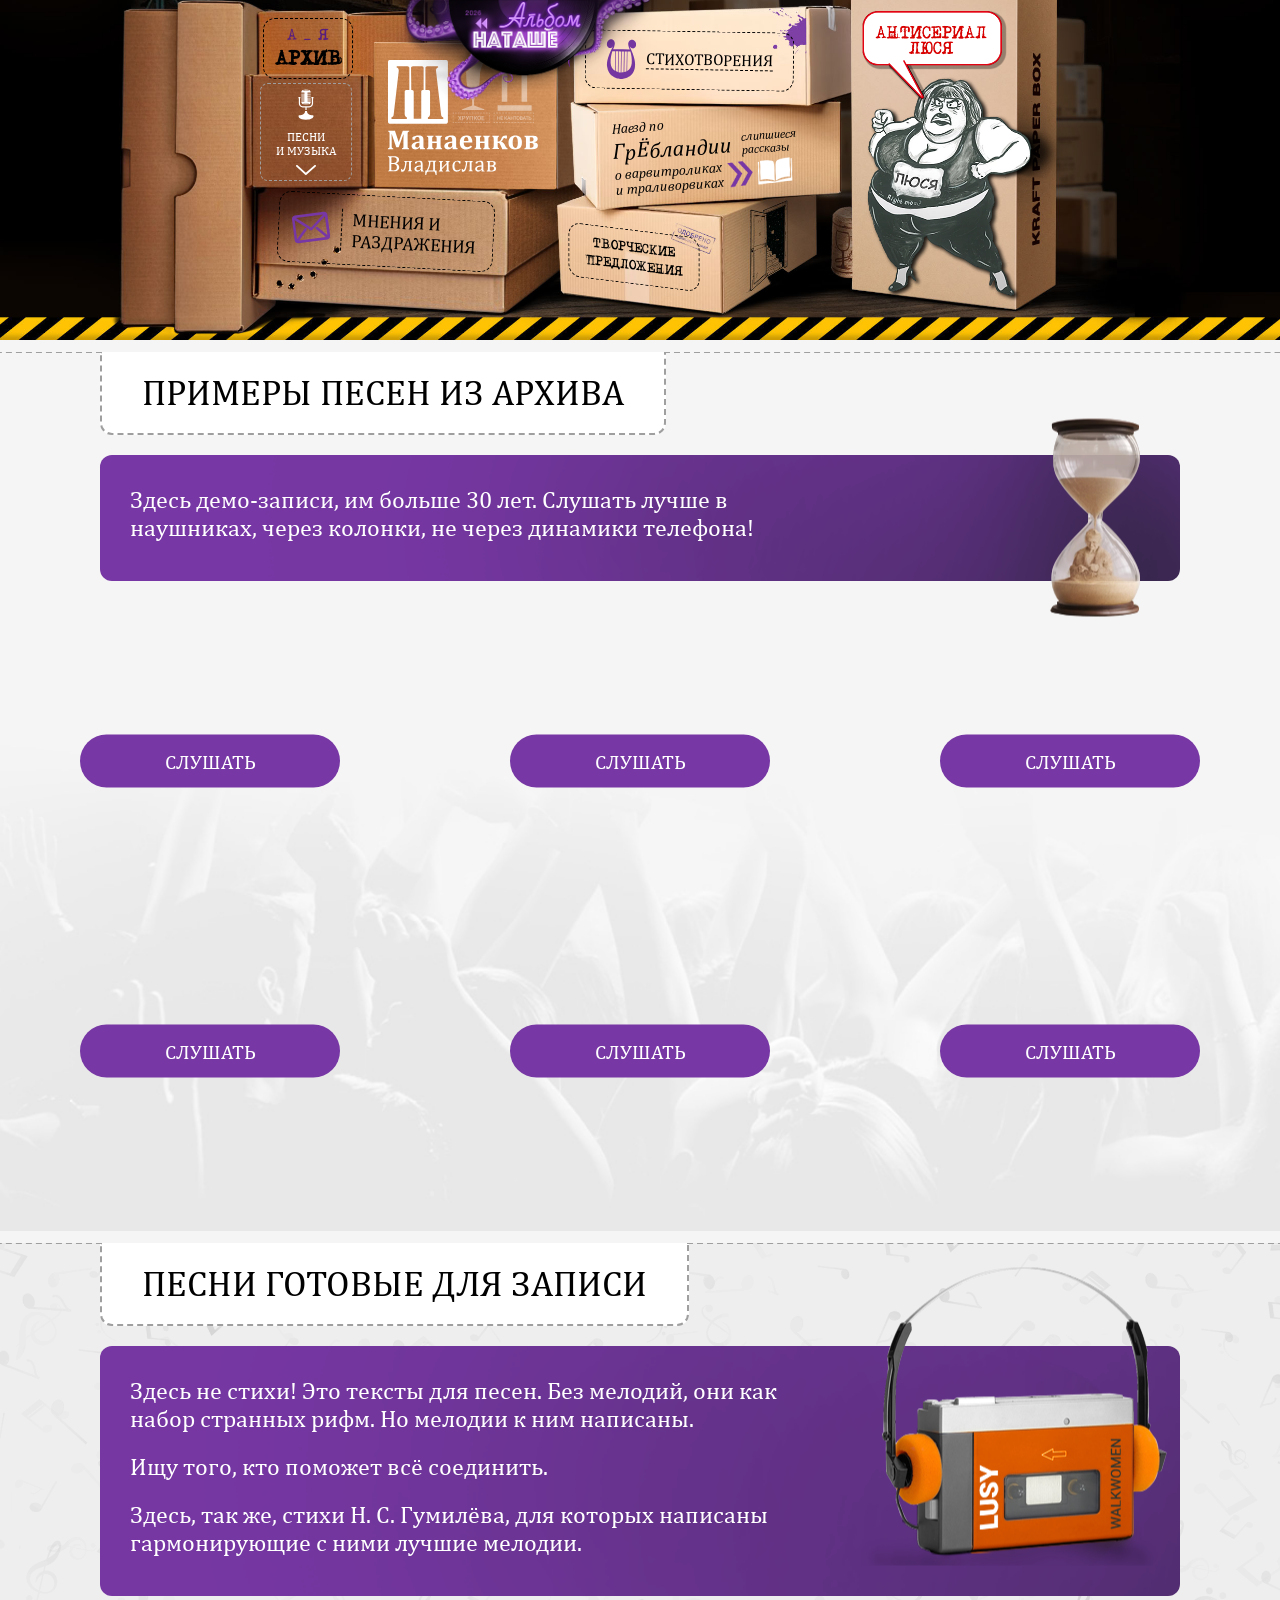
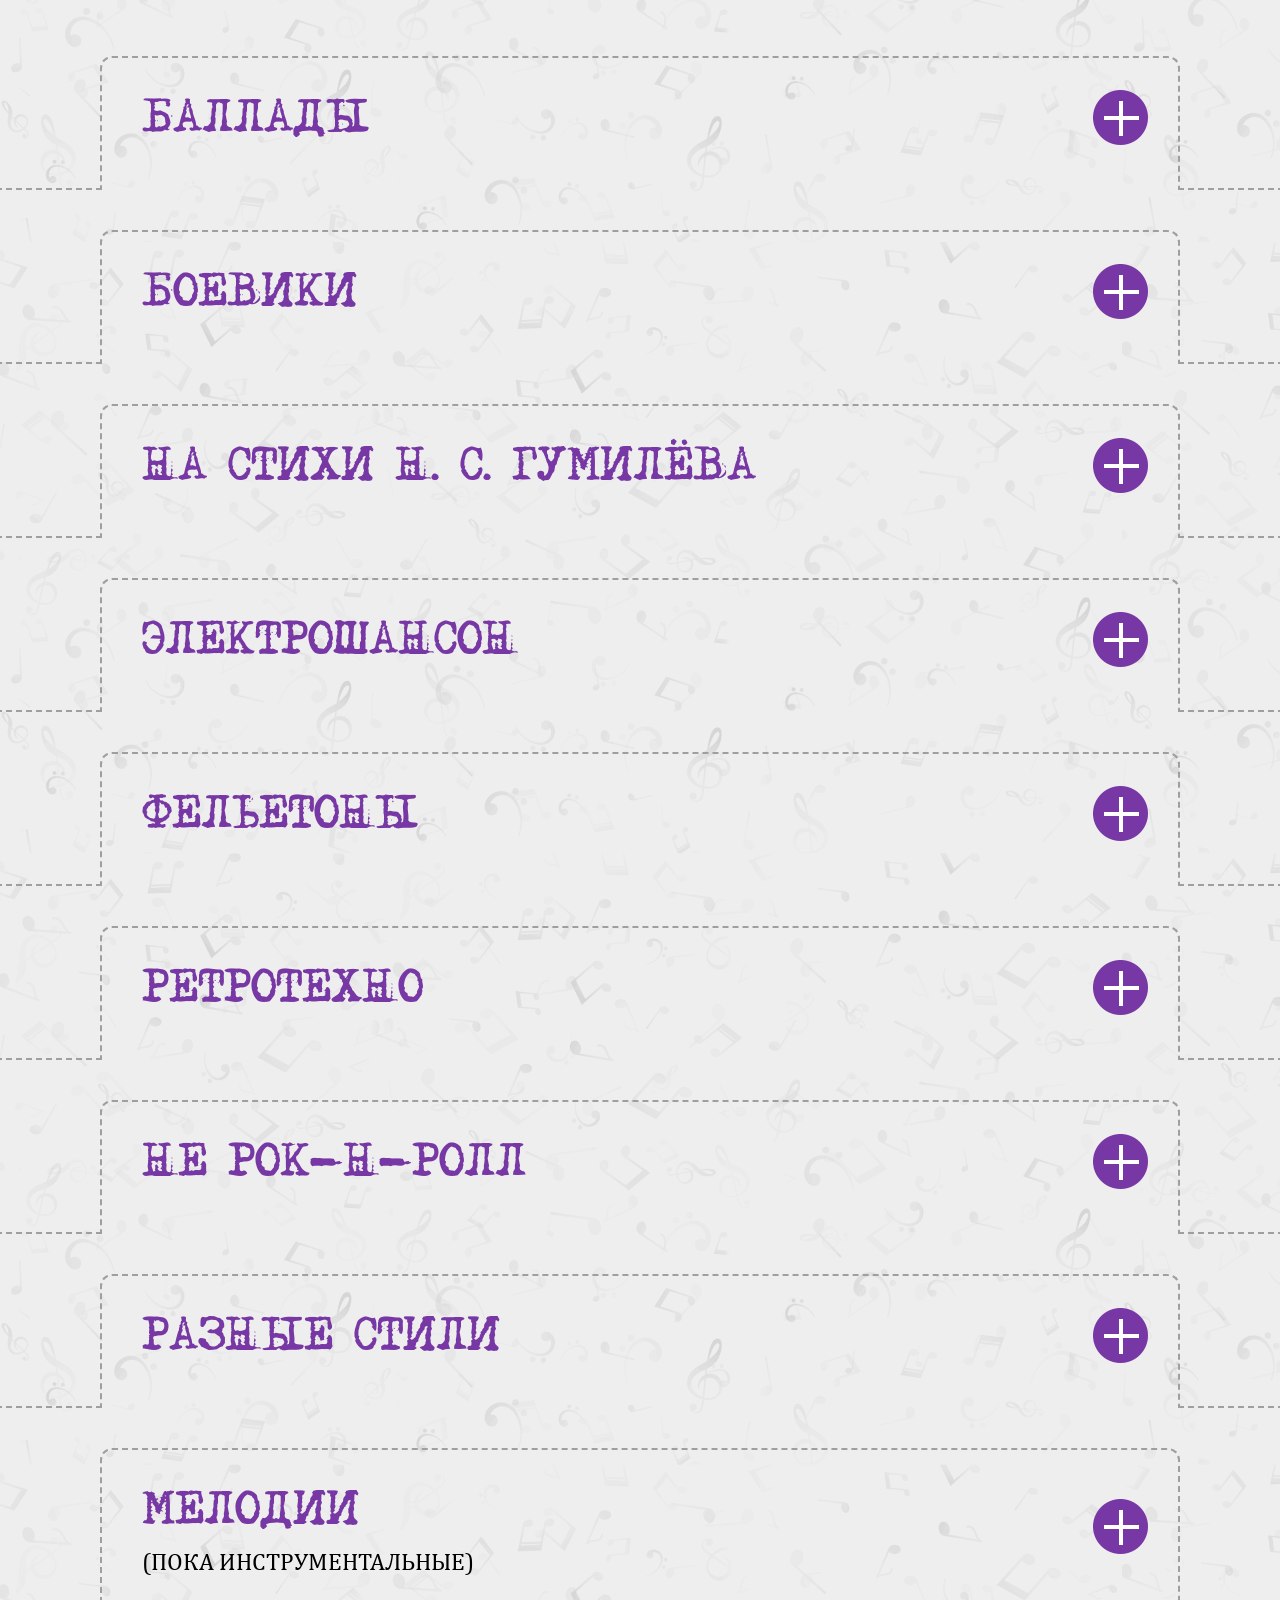
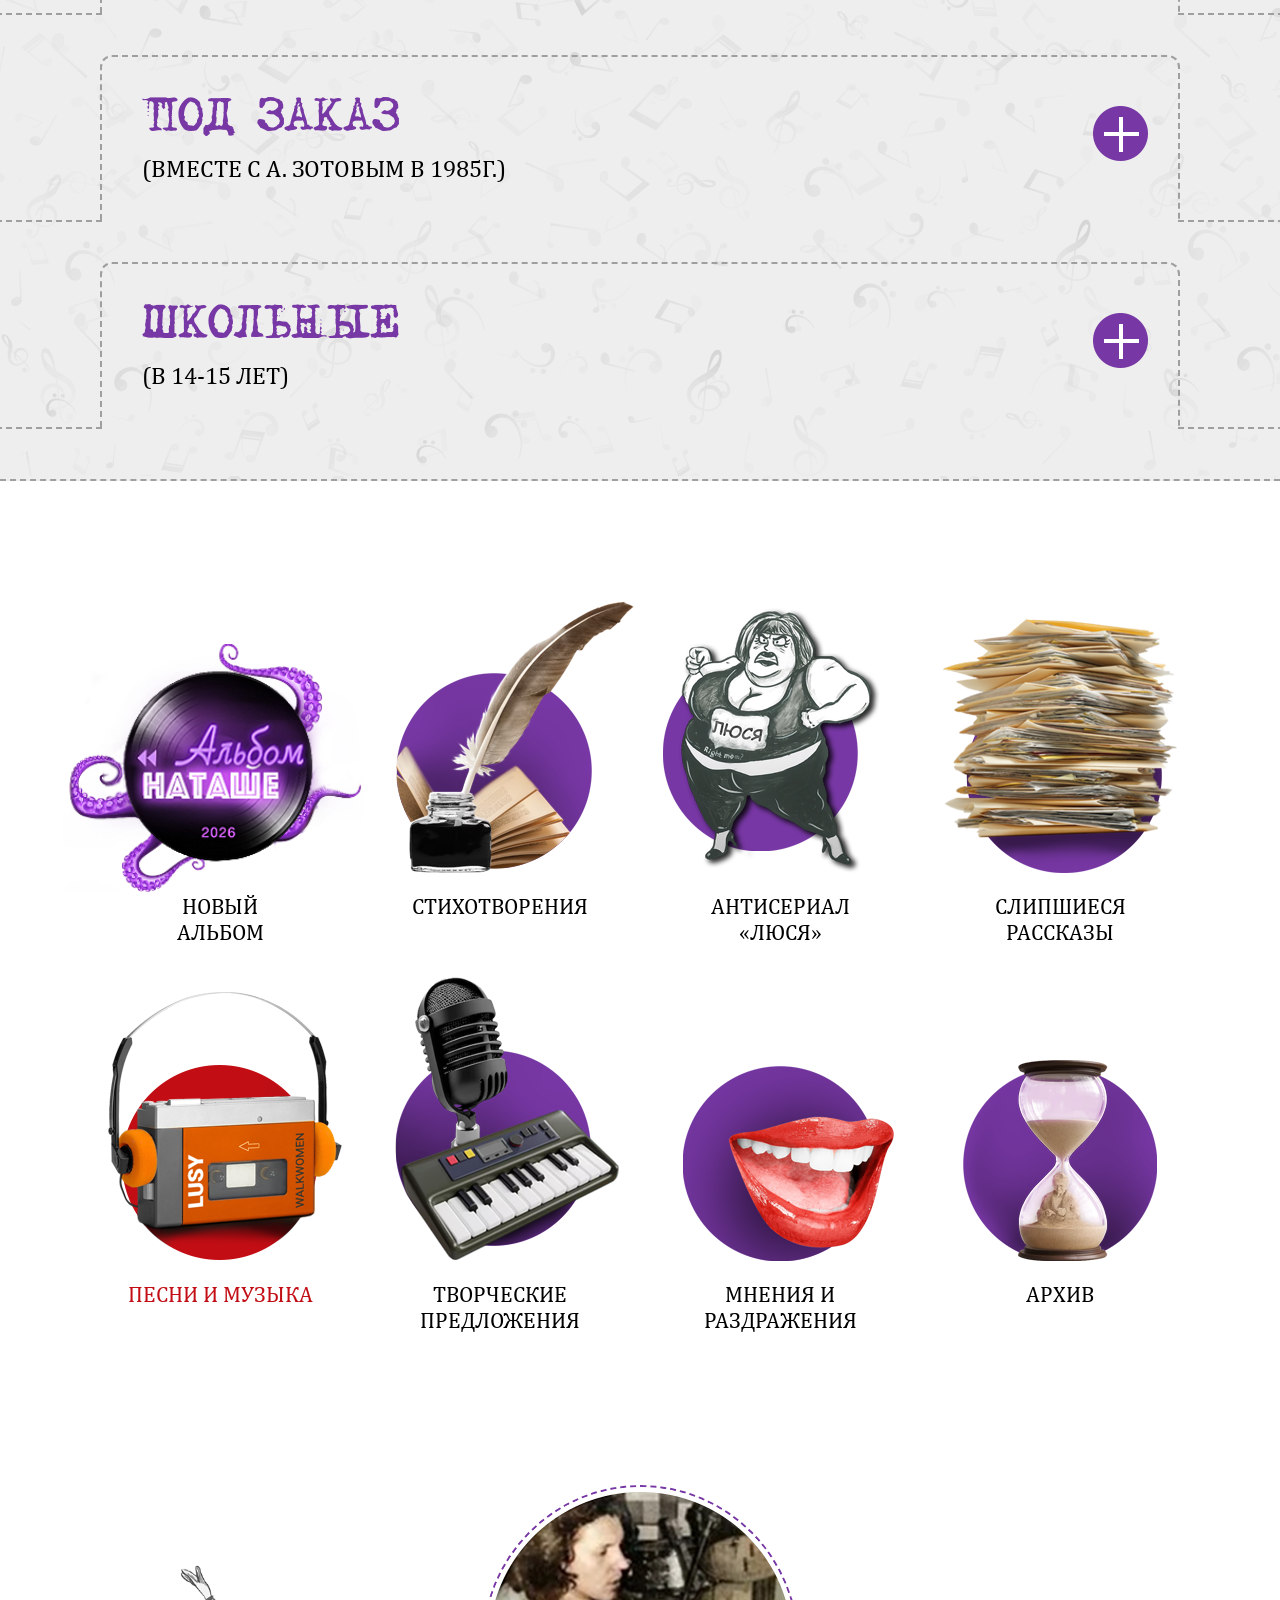
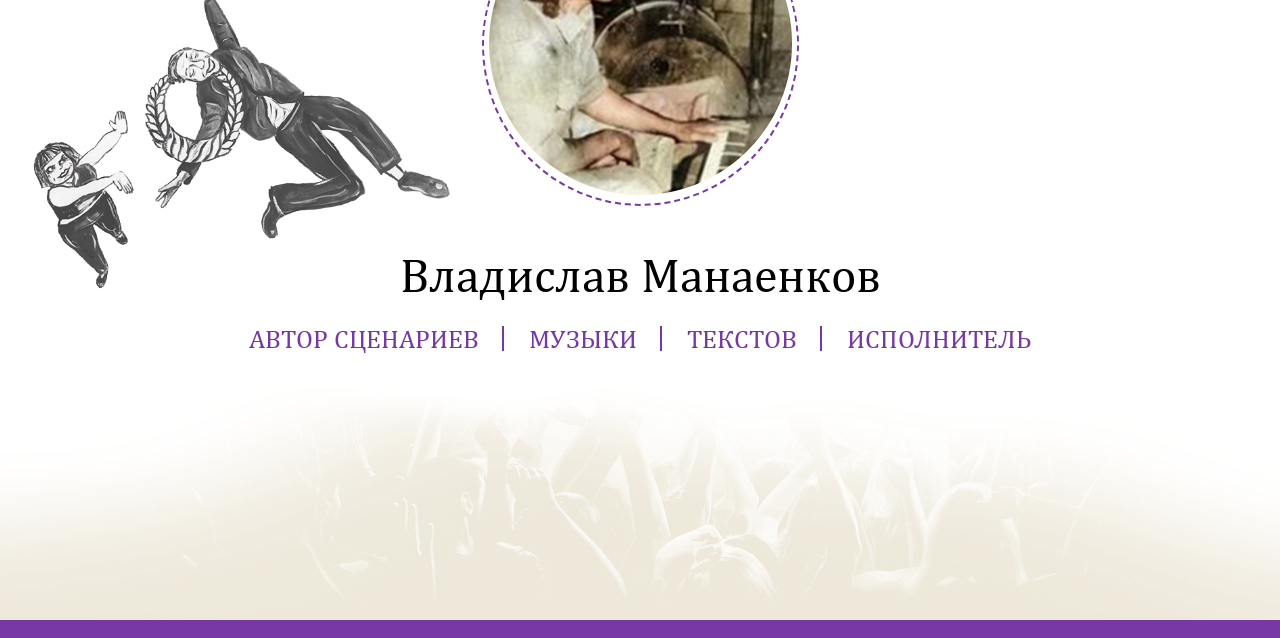
<file: music.html>
<!DOCTYPE html>
<html lang="ru" class="fixed">
  <head>
    <meta charset="UTF-8" />
    <meta http-equiv="X-UA-Compatible" content="IE=edge" />
    <meta name="viewport" content="width=device-width, initial-scale=1" />
    <meta http-equiv="x-ua-compatible" content="IE=edge" />
    <title>Владислав Манаенков СЦЕНАРИИ | МУЗЫКА | ТЕКСТЫ | ИСПОЛНИТЕЛЬ</title>
    <link rel="stylesheet" href="css/magnific-popup.css" />
    <link rel="stylesheet" href="css/slick.css" />
    <link rel="stylesheet" href="css/slick-theme.css" />
    <link rel="stylesheet" href="css/style.css" />
  </head>

  <body>
    <div class="header">
      <div class="wrapper">
        <a href="album-to-natasha.html" class="new-img">
          <img src="img/new-logo.png" alt="">
        </a>
        <a href="archive.html" class="archive">
          <span class="small-text">А _ я</span>
          <span class="text">Архив</span>
          <img src="img/Strelka-white.svg" alt="" class="arrow" />
        </a>
        <a href="music.html" class="song active">
          <img src="img/song-icon.svg" alt="" class="icon" />
          <span class="text"
            >Песни <br />
            и музыка</span
          >
          <img src="img/Strelka-white.svg" alt="" class="arrow" />
        </a>
        <a href="opinions-irritation.html" class="opinions">
          <svg
            width="58"
            height="49"
            viewBox="0 0 58 49"
            fill="none"
            xmlns="http://www.w3.org/2000/svg"
          >
            <path
              d="M46.1 0.706024L4.50001 8.40602C2.00001 8.90602 0.300012 11.306 0.700012 13.906L6.30001 44.306C6.80001 46.806 9.20001 48.506 11.8 48.106L53.4 40.406C55.9 39.906 57.6 37.506 57.2 34.906L51.6 4.40602C51.1 1.90602 48.6 0.206024 46.1 0.706024ZM38.4 23.106C37.6 22.506 36.4 22.706 35.8 23.506C35.2 24.306 35.4 25.506 36.2 26.106L51 37.006L12.7 44.106L22.7 28.606C23.3 27.706 23 26.606 22.1 26.006C21.2 25.406 20.1 25.706 19.5 26.606L9.60001 42.106L4.60001 15.006L28.4 28.506C28.8 28.706 29.2 28.806 29.6 28.706C30 28.606 30.4 28.406 30.7 28.106L48.1 7.00603L53.1 34.106L38.4 23.106ZM6.50001 11.806L45.4 4.60603L29 24.506L6.50001 11.806Z"
            />
          </svg>
          <span>Мнения и раздражения</span>
        </a>
        <a href="index.html" class="logo big">
          <img src="img/logo.svg" alt="" />
        </a>
        <a href="poems.html" class="poems">
          <svg
            width="45"
            height="61"
            viewBox="0 0 45 61"
            fill="none"
            xmlns="http://www.w3.org/2000/svg"
          >
            <path
              d="M35.4 11.9C35.5 11.8 35.5 11.7 35.7 11.7C37.2 13.6 39.4 14.6 41.4 14C44.2 13.1 45.6 9.60001 44.5 6.00001C43.5 2.80001 40.9 0.700008 38.3 1.00001C38.3 1.00001 33.5 1.00001 32.9 7.00001C32.8 8.50001 33.2 10.3 33.7 11.9C33.7 11.9 33.7 12 33.8 12.1C34.3 13.4 34.8 14.5 35.1 15.2C35.2 15.4 35.3 15.6 35.3 15.8H24.3H21.4H10.4C10.5 15.6 10.6 15.4 10.6 15.2C11 14.5 11.5 13.4 11.9 12.1C12 12 12 11.9 12 11.9C12.5 10.3 12.9 8.50001 12.8 7.00001C12.2 1.00001 7.40001 1.00001 7.40001 1.00001C4.80001 0.700008 2.20001 2.80001 1.20001 6.00001C0.100012 9.50001 1.50001 13.1 4.30001 14C6.30001 14.6 8.50001 13.7 10 11.7C10.1 11.7 10.2 11.8 10.3 11.9H10.2C10.2 11.9 -0.799988 31.8 2.20001 43.3C4.90001 59.4 21.5 60.1 22.7 60.2C23.9 60.2 40.7 59.5 43.4 43.3C46.5 31.8 35.5 11.9 35.4 11.9ZM31.1 18.9V48.6C30.1 49.1 29 49.5 27.8 49.8V18.9H31.1ZM24.3 18.9H26.7V50.1C25.6 50.3 24.5 50.4 23.4 50.4V18.9H24.3ZM21.4 18.9H22.4V50.4C21.3 50.4 20.1 50.3 19.1 50.1V18.9H21.4ZM18.1 18.9V49.8C16.9 49.5 15.8 49.1 14.8 48.6V18.9H18.1ZM7.00001 36.4C6.60001 29.6 7.90001 23.4 9.30001 18.9H13.8V48.1C10 45.8 7.40001 41.9 7.00001 36.4ZM38.7 36.4C38.3 41.9 35.8 45.8 32 48.1V18.9H36.4C37.8 23.4 39.1 29.6 38.7 36.4Z"
            />
          </svg>
          <span>Стихотворения</span>
        </a>
        <a href="creative-suggestions.html" class="offers-btn">
          <span
            >Творческие<br />
            предложения</span
          >
        </a>
        <a href="stuck-stories.html" class="info-back">
          <span>Наезд по </span>
          <div class="info">
            <p><span>Г</span> р <span>Ё</span> бландии</p>
            <span class="small">слипшиеся рассказы</span>
          </div>
          <div class="info">
            <span
              >о варвитроликах<br />
              и траливорвиках</span
            >
            <img src="img/info-icon1.png" alt="" />
            <img src="img/info-icon2.png" alt="" />
          </div>
        </a>
        <a href="home.html" class="lucy-img lucy2-img">
          <img src="img/lucy-desktop2.png" alt="" />
        </a>
        <div class="drop-menu">
          <span class="line"></span>
          <span class="line"></span>
          <span class="line"></span>
        </div>
        <a href="home.html" class="lucy-mobile music-mobile">
          <img src="img/music-mobile-img.png" alt="" />
        </a>
      </div>
      <div class="header-menu-wrap">
        <div class="top">
          <a href="index.html" class="mobile-logo">
            <img src="img/mobile-logo.png" alt="" />
          </a>
          <button class="close" type="button">
            <img src="img/close-menu.png" alt="" />
          </button>
        </div>
        <ul class="main-menu">
          <li>
            <a href="album-to-natasha.html">
              <img src="img/menu-icon11.png" alt="" class="menu-icon" />
              <span>Альбом Наташе</span>
              <img src="img/menu-arrow.png" alt="" class="arrow" />
            </a>
          </li>
          <li>
            <a href="poems.html">
              <img src="img/menu-icon1.png" alt="" class="menu-icon" />
              <span>стихотворения</span>
              <img src="img/menu-arrow.png" alt="" class="arrow" />
            </a>
          </li>
          <li>
            <a href="home.html">
              <img src="img/menu-icon2.png" alt="" class="menu-icon" />
              <span>Антисериал «люся»</span>
              <img src="img/menu-arrow.png" alt="" class="arrow" />
            </a>
          </li>
          <li>
            <a href="stuck-stories.html">
              <img src="img/menu-icon3.png" alt="" class="menu-icon" />
              <span>слипшиеся рассказы</span>
              <img src="img/menu-arrow.png" alt="" class="arrow" />
            </a>
          </li>
          <li>
            <a href="music.html">
              <img src="img/menu-icon4.png" alt="" class="menu-icon" />
              <span>Песни и музыка</span>
              <img src="img/menu-arrow.png" alt="" class="arrow" />
            </a>
          </li>
          <li>
            <a href="creative-suggestions.html">
              <img src="img/menu-icon5.png" alt="" class="menu-icon" />
              <span>Творческие предложения</span>
              <img src="img/menu-arrow.png" alt="" class="arrow" />
            </a>
          </li>
          <li>
            <a href="opinions-irritation.html">
              <img src="img/menu-icon6.png" alt="" class="menu-icon" />
              <span>Мнения и раздражения</span>
              <img src="img/menu-arrow.png" alt="" class="arrow" />
            </a>
          </li>
          <li>
            <a href="archive.html">
              <img src="img/menu-icon7.png" alt="" class="menu-icon" />
              <span>Архив</span>
              <img src="img/menu-arrow.png" alt="" class="arrow" />
            </a>
          </li>
        </ul>
      </div>
    </div>

    <main class="no-bg">
      <div class="archive-wrap music-wrap">
        <div class="title-style">
          <span>Примеры песен из архива</span>
        </div>
        <div class="info-style">
          <span
            >Здесь демо-записи, им больше 30 лет. Слушать лучше в наушниках,
            через колонки, не через динамики телефона!</span
          >
          <img src="img/info-style-img.png" alt="" class="img" />
        </div>
        <div class="video-slider-wrap">
          <div class="slider-navigation">
            <button type="button" class="slick-prev">
              <img src="img/arrow-slider.svg" alt="" />
            </button>
            <button type="button" class="slick-next">
              <img src="img/arrow-slider.svg" alt="" />
            </button>
          </div>
          <div class="video-slider">
            <div class="video">
              <iframe
                class="rutubePlayer"
                src="https://rutube.ru/play/embed/410ab686288f2f3a3ede15ab38a22ea4/"
                frameborder="0"
                allow="clipboard-write; autoplay"
                webkitAllowFullScreen
                mozallowfullscreen
                allowfullscreen
              ></iframe>
              <button class="custom-play-button">СЛУШАТЬ</button>
            </div>
            <div class="video">
              <iframe
                class="rutubePlayer"
                src="https://rutube.ru/play/embed/b0eef6b11cdc125b816fdd6bd19e787b/"
                frameborder="0"
                allow="clipboard-write; autoplay"
                webkitAllowFullScreen
                mozallowfullscreen
                allowfullscreen
              ></iframe>
              <button class="custom-play-button">СЛУШАТЬ</button>
            </div>
            <div class="video">
              <iframe
                class="rutubePlayer"
                src="https://rutube.ru/play/embed/62ddeea21f1933e10e56eef0ea56a3fe/"
                frameborder="0"
                allow="clipboard-write; autoplay"
                webkitAllowFullScreen
                mozallowfullscreen
                allowfullscreen
              ></iframe>
              <button class="custom-play-button">СЛУШАТЬ</button>
            </div>
            <div class="video">
              <iframe
                class="rutubePlayer"
                src="https://rutube.ru/play/embed/d7d48ae428bc0175da8557cd9523769f/"
                frameborder="0"
                allow="clipboard-write; autoplay"
                webkitAllowFullScreen
                mozallowfullscreen
                allowfullscreen
              ></iframe>
              <button class="custom-play-button">СЛУШАТЬ</button>
            </div>
            <div class="video">
              <iframe
                class="rutubePlayer"
                src="https://rutube.ru/play/embed/a4bd1c20de9e13d727c21341d9955b31/"
                frameborder="0"
                allow="clipboard-write; autoplay"
                webkitAllowFullScreen
                mozallowfullscreen
                allowfullscreen
              ></iframe>
              <button class="custom-play-button">СЛУШАТЬ</button>
            </div>
            <div class="video">
              <iframe
                class="rutubePlayer"
                src="https://rutube.ru/play/embed/c4acd1c646b76b8b05f3962d722dd415/"
                frameborder="0"
                allow="clipboard-write; autoplay"
                webkitAllowFullScreen
                mozallowfullscreen
                allowfullscreen
              ></iframe>
              <button class="custom-play-button">СЛУШАТЬ</button>
            </div>
          </div>
        </div>
        <div class="video-wrap">
          <div class="video">
            <iframe
              class="rutubePlayer"
              src="https://rutube.ru/play/embed/410ab686288f2f3a3ede15ab38a22ea4/"
              frameborder="0"
              allow="accelerometer; autoplay; clipboard-write; encrypted-media; gyroscope; picture-in-picture"
              allowfullscreen
            >
              ></iframe
            >
            <button class="custom-play-button">СЛУШАТЬ</button>
          </div>
          <div class="video">
            <iframe
              class="rutubePlayer"
              src="https://rutube.ru/play/embed/b0eef6b11cdc125b816fdd6bd19e787b/"
              loading="lazy"
              frameborder="0"
              allow="clipboard-write; autoplay"
              webkitAllowFullScreen
              mozallowfullscreen
              allowfullscreen
            ></iframe>
            <button class="custom-play-button">СЛУШАТЬ</button>
          </div>
          <div class="video">
            <iframe
              class="rutubePlayer"
              src="https://rutube.ru/play/embed/62ddeea21f1933e10e56eef0ea56a3fe/"
              loading="lazy"
              frameborder="0"
              allow="clipboard-write; autoplay"
              webkitAllowFullScreen
              mozallowfullscreen
              allowfullscreen
            ></iframe>
            <button class="custom-play-button">СЛУШАТЬ</button>
          </div>
          <div class="video">
            <iframe
              class="rutubePlayer"
              src="https://rutube.ru/play/embed/d7d48ae428bc0175da8557cd9523769f/"
              loading="lazy"
              frameborder="0"
              allow="clipboard-write; autoplay"
              webkitAllowFullScreen
              mozallowfullscreen
              allowfullscreen
            ></iframe>
            <button class="custom-play-button">СЛУШАТЬ</button>
          </div>
          <div class="video">
            <iframe
              class="rutubePlayer"
              src="https://rutube.ru/play/embed/a4bd1c20de9e13d727c21341d9955b31/"
              loading="lazy"
              frameborder="0"
              allow="clipboard-write; autoplay"
              webkitAllowFullScreen
              mozallowfullscreen
              allowfullscreen
            ></iframe>
            <button class="custom-play-button">СЛУШАТЬ</button>
          </div>
          <div class="video">
            <iframe
              class="rutubePlayer"
              src="https://rutube.ru/play/embed/c4acd1c646b76b8b05f3962d722dd415/"
              loading="lazy"
              frameborder="0"
              allow="clipboard-write; autoplay"
              webkitAllowFullScreen
              mozallowfullscreen
              allowfullscreen
            ></iframe>
            <button class="custom-play-button">СЛУШАТЬ</button>
          </div>
        </div>
      </div>

      <div class="archive-wrap poem-wrap pt0 music-wrapper">
        <div class="title-style mobile-show">
          <span>ПЕСНИ ГОТОВЫЕ ДЛЯ ЗАПИСИ</span>
        </div>
        <div class="info-style">
          <span>
            Здесь не стихи! Это тексты для песен. Без мелодий, они как набор
            странных рифм. Но мелодии к ним написаны.
          </span>
          <span>Ищу того, кто поможет всё соединить. </span>
          <span
            >Здесь, так же, стихи Н. С. Гумилёва, для которых написаны
            гармонирующие с ними лучшие мелодии.</span
          >
          <img
            src="img/music-style-img.png"
            alt=""
            class="img music-style-img"
          />
        </div>
        <div class="archive-items w100">
          <div class="archive-item poem-item">
            <div class="item-top">
              <div class="info2">
                <h3>БАЛЛАДЫ</h3>
                <button type="button" class="album-btn2">
                  <div class="img before"></div>
                </button>
              </div>
            </div>
            <div class="item-bottom">
              <div class="item-bottom-info">
                <div class="hide-info">
                  <h3>Секта «Одиночество»</h3>
                  <p>
                    <i>куплет </i><br />
                    К Богу одинокая пришла звезда,<br />
                    Спросила: «Что со мной,<br />
                    И где она – моя планета?»<br />
                    Так же одиноки в жизни мы с тобой.<br />
                    Но на вопрос звезде не получить ответа.
                  </p>
                  <p>
                    В глаженых костюмах, c книжками в руках<br />
                    И в рясах, и платках –<br />
                    Одеждах лжепророков,<br />
                    Сети расставляют секты на людей,<br />
                    Пугая, как детей, расплатою жестокой.
                  </p>
                  <p>
                    <i>припев</i><br />
                    Завтра мы, давай, поверим в рай,<br />
                    А послезавтра он<br />
                    Для нас с тобою адом станет.<br />
                    Страшен мир, где выхода нет.<br />
                    Хочешь жить свободно?<br />
                    Просто знай,<br />
                    Свобода – ад (Dm) для одиноких,<br />
                    Если их не примут в рай.
                  </p>
                  <p>
                    <i>куплет</i><br />
                    На свиданье к месяцу взошла звезда,<br />
                    Не зная, скоро он луною голубою будет.<br />
                    Здесь уже любовь не встретим никогда.<br />
                    К несбывшимся мечтам пойдут другие люди.
                  </p>
                  <p>
                    Рассыпаясь, лягут под кресты цветы,<br />
                    А траурным венкам здесь место есть?.. Едва ли.<br />
                    Нас проводят те, с кем были мы «на ты».<br />
                    И среди них придут те, кто всю жизнь нас ждали.
                  </p>
                  <p>
                    <i>припев</i><br />
                    Завтра мы, давай, поверим в рай,<br />
                    А послезавтра он<br />
                    Для нас с тобою адом станет.<br />
                    Страшен мир, но выхода нет.<br />
                    Радуйся свободе,<br />
                    Только знай,<br />
                    Свобода, это тот порок,<br />
                    С которым не пускают в рай.
                  </p>
                </div>
                <button type="button" class="read">
                  <span class="text">Читать</span>
                  <svg
                    width="30"
                    height="16"
                    viewBox="0 0 14 9"
                    fill="none"
                    xmlns="http://www.w3.org/2000/svg"
                  >
                    <path
                      d="M13 1.5L7 7.5L1 1.5"
                      stroke-width="2"
                      stroke-linecap="round"
                    />
                  </svg>
                </button>
              </div>
            </div>
            <div class="item-bottom">
              <div class="item-bottom-info">
                <div class="hide-info">
                  <h3>Листья</h3>
                  <p>
                    <i>куплет</i><br />
                    Облетевшим листьям безразлична участь их<br />
                    &nbsp;&nbsp;&nbsp;&nbsp;&nbsp;&nbsp;&nbsp;&nbsp;&nbsp;&nbsp;
                    &nbsp;&nbsp;&nbsp;&nbsp;&nbsp;&nbsp;&nbsp;&nbsp;&nbsp;&nbsp;
                    &nbsp;&nbsp;&nbsp;&nbsp;&nbsp;&nbsp;&nbsp;&nbsp;&nbsp;&nbsp;
                    &nbsp;&nbsp;&nbsp;&nbsp;&nbsp;&nbsp;&nbsp;&nbsp;&nbsp;&nbsp;
                    &nbsp;&nbsp;&nbsp;&nbsp;&nbsp;&nbsp;&nbsp;&nbsp;&nbsp;&nbsp;
                    &nbsp;&nbsp;&nbsp;&nbsp;&nbsp;&nbsp;&nbsp;&nbsp;&nbsp;&nbsp;
                    &nbsp;&nbsp;&nbsp;&nbsp;&nbsp;&nbsp;&nbsp;&nbsp;&nbsp;&nbsp;
                    &nbsp;деревьев,<br />
                    Им уже не важно, что сгниёт, а кто истлеет.<br />
                    Ветер их уносит в небытиё и стелет по земле.
                  </p>
                  <p>
                    Умершим солдатам безразлично окончанье боя.<br />
                    Умершему чувству безразлично, что теперь<br />
                    &nbsp;&nbsp;&nbsp;&nbsp;&nbsp;&nbsp;&nbsp;&nbsp;&nbsp;&nbsp;
                    &nbsp;&nbsp;&nbsp;&nbsp;&nbsp;&nbsp;&nbsp;&nbsp;&nbsp;&nbsp;
                    &nbsp;&nbsp;&nbsp;&nbsp;&nbsp;&nbsp;&nbsp;&nbsp;&nbsp;&nbsp;
                    &nbsp;&nbsp;&nbsp;&nbsp;&nbsp;&nbsp;&nbsp;&nbsp;&nbsp;&nbsp;
                    &nbsp;&nbsp;&nbsp;&nbsp;&nbsp;&nbsp;&nbsp;&nbsp;&nbsp;&nbsp;
                    &nbsp;&nbsp;&nbsp;&nbsp;&nbsp;&nbsp;&nbsp;&nbsp;&nbsp;&nbsp;
                    &nbsp;&nbsp;&nbsp;&nbsp;&nbsp;&nbsp;&nbsp;&nbsp;&nbsp;&nbsp;
                    &nbsp;&nbsp;&nbsp; с тобою.<br />
                    Только иногда приходит боль, напоминая о тебе.
                  </p>
                  <p>
                    <i>выход на припев</i><br />
                    И только сон унесет эту боль, мне вернув мир,<br />
                    &nbsp;&nbsp;&nbsp;&nbsp;&nbsp;&nbsp;&nbsp;&nbsp;&nbsp;&nbsp;
                    &nbsp;&nbsp;&nbsp;&nbsp;&nbsp;&nbsp;&nbsp;&nbsp;&nbsp;&nbsp;
                    &nbsp;&nbsp;&nbsp;&nbsp;&nbsp;&nbsp;&nbsp;&nbsp;&nbsp;&nbsp;
                    &nbsp;&nbsp;&nbsp;&nbsp;&nbsp;&nbsp;&nbsp;&nbsp;&nbsp;&nbsp;
                    &nbsp;&nbsp;&nbsp;&nbsp;&nbsp;&nbsp;&nbsp;&nbsp;&nbsp;&nbsp;
                    &nbsp;&nbsp;&nbsp;&nbsp;&nbsp;&nbsp;&nbsp;&nbsp;&nbsp;&nbsp;
                    &nbsp;&nbsp;&nbsp;&nbsp;&nbsp;&nbsp;&nbsp;&nbsp;&nbsp;&nbsp;
                    &nbsp;&nbsp;&nbsp;где ты,<br />
                    Там, где казалось, что сбываются и в жизни<br />
                    &nbsp;&nbsp;&nbsp;&nbsp;&nbsp;&nbsp;&nbsp;&nbsp;&nbsp;&nbsp;
                    &nbsp;&nbsp;&nbsp;&nbsp;&nbsp;&nbsp;&nbsp;&nbsp;&nbsp;&nbsp;
                    &nbsp;&nbsp;&nbsp;&nbsp;&nbsp;&nbsp;&nbsp;&nbsp;&nbsp;&nbsp;
                    &nbsp;&nbsp;&nbsp;&nbsp;&nbsp;&nbsp;&nbsp;&nbsp;&nbsp;&nbsp;
                    &nbsp;&nbsp;&nbsp;&nbsp;&nbsp;&nbsp;&nbsp;&nbsp;&nbsp;&nbsp;
                    &nbsp;&nbsp;&nbsp;&nbsp;&nbsp;&nbsp;&nbsp;&nbsp;&nbsp;&nbsp;
                    &nbsp;&nbsp;&nbsp;&nbsp;&nbsp;&nbsp;&nbsp;&nbsp;&nbsp;&nbsp;
                    &nbsp;&nbsp;&nbsp;мечты.
                  </p>
                  <p>
                    <i>припев</i><br />
                    Мне бы ненавидеть всё, что живёт тобой,<br />
                    Помнит цвет твоих глаз и улыбки обман,<br />
                    Словно слышу я твой голос, и, как живой,<br />
                    Он ведет за собою и сводит с ума.
                  </p>
                  <p>
                    <i>куплет</i><br />
                    Как мы одиноки в этом мире без надежды,<br />
                    Отравляет ложь в нас чистые мечты. И нежность,<br />
                    Словно, с якоря сорвавшийся корабль,<br />
                    &nbsp;&nbsp;&nbsp;&nbsp;&nbsp;&nbsp;&nbsp;&nbsp;&nbsp;&nbsp;
                    &nbsp;&nbsp;&nbsp;&nbsp;&nbsp;&nbsp;&nbsp;&nbsp;&nbsp;&nbsp;
                    &nbsp;&nbsp;&nbsp;&nbsp;&nbsp;&nbsp;&nbsp;&nbsp;&nbsp;&nbsp;
                    &nbsp;&nbsp;&nbsp;&nbsp;&nbsp;&nbsp;&nbsp;&nbsp;&nbsp;&nbsp;
                    &nbsp;&nbsp;&nbsp;&nbsp;&nbsp;&nbsp;&nbsp;&nbsp;&nbsp;&nbsp;
                    &nbsp;&nbsp;&nbsp;&nbsp;&nbsp;&nbsp;&nbsp;&nbsp;&nbsp;&nbsp;
                    &nbsp;&nbsp;&nbsp;уносит по волнам.
                  </p>
                  <p>
                    Осень в нас остудит, что еще не догорело.<br />
                    Огласит последний приговор судья:<br />
                    &nbsp;&nbsp;&nbsp;&nbsp;&nbsp;&nbsp;&nbsp;&nbsp;&nbsp;&nbsp;
                    &nbsp;&nbsp;&nbsp;&nbsp;&nbsp;&nbsp;&nbsp;&nbsp;&nbsp;&nbsp;
                    &nbsp;&nbsp;&nbsp;&nbsp;&nbsp;&nbsp;&nbsp;&nbsp;&nbsp;&nbsp;
                    &nbsp;&nbsp;&nbsp;&nbsp;&nbsp;&nbsp;&nbsp;&nbsp;&nbsp;&nbsp;
                    &nbsp;&nbsp;&nbsp;&nbsp;&nbsp;&nbsp;&nbsp;&nbsp;&nbsp;&nbsp;
                    &nbsp;&nbsp;«Кому до вас<br />
                    &nbsp;&nbsp;&nbsp;&nbsp;&nbsp;&nbsp;&nbsp;&nbsp;&nbsp;&nbsp;
                    &nbsp;&nbsp;&nbsp;&nbsp;&nbsp;&nbsp;&nbsp;&nbsp;&nbsp;&nbsp;
                    &nbsp;&nbsp;&nbsp;&nbsp;&nbsp;&nbsp;&nbsp;&nbsp;&nbsp;&nbsp;
                    &nbsp;&nbsp;&nbsp;&nbsp;&nbsp;&nbsp;&nbsp;&nbsp;&nbsp;&nbsp;
                    &nbsp;&nbsp;&nbsp;&nbsp;&nbsp;&nbsp;&nbsp;&nbsp;&nbsp;&nbsp;
                    &nbsp;&nbsp;&nbsp;&nbsp;&nbsp;
                    &nbsp;&nbsp;&nbsp;&nbsp;&nbsp;&nbsp;&nbsp;&nbsp;&nbsp;&nbsp;&nbsp;&nbsp;&nbsp;
                    &nbsp;&nbsp;&nbsp;&nbsp;&nbsp;&nbsp;&nbsp;есть дело?»<br />
                    Нет следов, где были ты и я, их потерял я сам.
                  </p>
                  <p>
                    <i>выход на припев</i><br />
                    И только сон унесет эту боль, мир вернув,<br />
                    &nbsp;&nbsp;&nbsp;&nbsp;&nbsp;&nbsp;&nbsp;&nbsp;&nbsp;&nbsp;
                    &nbsp;&nbsp;&nbsp;&nbsp;&nbsp;&nbsp;&nbsp;&nbsp;&nbsp;&nbsp;
                    &nbsp;&nbsp;&nbsp;&nbsp;&nbsp;&nbsp;&nbsp;&nbsp;&nbsp;&nbsp;
                    &nbsp;&nbsp;&nbsp;&nbsp;&nbsp;&nbsp;&nbsp;&nbsp;&nbsp;&nbsp;
                    &nbsp;&nbsp;&nbsp;&nbsp;&nbsp;&nbsp;&nbsp;&nbsp;&nbsp;&nbsp;
                    &nbsp;&nbsp;&nbsp;&nbsp;&nbsp;&nbsp;&nbsp;&nbsp;&nbsp;&nbsp;
                    &nbsp;&nbsp;&nbsp;&nbsp;&nbsp;&nbsp;&nbsp;&nbsp;&nbsp;&nbsp;
                    где есть ты,<br />
                    Там, где казалось, что сбываются и в жизни<br />
                    &nbsp;&nbsp;&nbsp;&nbsp;&nbsp;&nbsp;&nbsp;&nbsp;&nbsp;&nbsp;
                    &nbsp;&nbsp;&nbsp;&nbsp;&nbsp;&nbsp;&nbsp;&nbsp;&nbsp;&nbsp;
                    &nbsp;&nbsp;&nbsp;&nbsp;&nbsp;&nbsp;&nbsp;&nbsp;&nbsp;&nbsp;
                    &nbsp;&nbsp;&nbsp;&nbsp;&nbsp;&nbsp;&nbsp;&nbsp;&nbsp;&nbsp;
                    &nbsp;&nbsp;&nbsp;&nbsp;&nbsp;&nbsp;&nbsp;&nbsp;&nbsp;&nbsp;
                    &nbsp;&nbsp;&nbsp;&nbsp;&nbsp;&nbsp;&nbsp;&nbsp;&nbsp;&nbsp;
                    &nbsp;&nbsp;&nbsp;&nbsp;&nbsp;&nbsp;&nbsp;&nbsp;&nbsp;&nbsp;
                    &nbsp;&nbsp;&nbsp; &nbsp;&nbsp;&nbsp;&nbsp;&nbsp;&nbsp;
                    мечты.
                  </p>
                  <p>
                    <i>припев</i><br />
                    Мне бы ненавидеть всё, что живёт тобой,<br />
                    Помнит цвет твоих глаз и улыбки обман,<br />
                    Словно слышу я твой голос, и как живой,<br />
                    Он ведет за собою и сводит с ума.
                  </p>
                </div>
                <button type="button" class="read">
                  <span class="text">Читать</span>
                  <svg
                    width="30"
                    height="16"
                    viewBox="0 0 14 9"
                    fill="none"
                    xmlns="http://www.w3.org/2000/svg"
                  >
                    <path
                      d="M13 1.5L7 7.5L1 1.5"
                      stroke-width="2"
                      stroke-linecap="round"
                    />
                  </svg>
                </button>
              </div>
            </div>
            <div class="item-bottom">
              <div class="item-bottom-info">
                <div class="hide-info">
                  <h3>Физика</h3>
                  <p>
                    <i>куплет</i><br />
                    Вряд ли нам встретить чистую любовь.<br />
                    Остался лишь её прощальный свет.<br />
                    Как была она нужна, но теперь остыла кровь,<br />
                    А места, где согреться, больше нет.
                  </p>
                  <p>
                    <i>припев</i><br />
                    Ты центробежной силой назовёшь<br />
                    То чувство, что так отдаляло нас.<br />
                    Сбежишь ты или медленно уйдёшь,<br />
                    При чём здесь эта Физика сейчас?
                  </p>
                  <p>
                    <i>куплет</i><br />
                    Вот и всё, наших нот исписан лист.<br />
                    И больше не сыграет пианист.<br />
                    Страшным сном ту картину назовём,<br />
                    Которую порвали мы вдвоём.
                  </p>
                  <p>
                    <i>припев</i><br />
                    Остался её маленький клочок.<br />
                    На память я возьму его себе.<br />
                    Как рыбам, заглотившим свой крючок,<br />
                    Нам остаётся плакать о судьбе.
                  </p>
                </div>
                <button type="button" class="read">
                  <span class="text">Читать</span>
                  <svg
                    width="30"
                    height="16"
                    viewBox="0 0 14 9"
                    fill="none"
                    xmlns="http://www.w3.org/2000/svg"
                  >
                    <path
                      d="M13 1.5L7 7.5L1 1.5"
                      stroke-width="2"
                      stroke-linecap="round"
                    />
                  </svg>
                </button>
              </div>
            </div>
          </div>
          <div class="archive-item poem-item">
            <div class="item-top">
              <div class="info2">
                <h3>БОЕВИКИ</h3>
                <button type="button" class="album-btn2">
                  <div class="img before"></div>
                </button>
              </div>
            </div>
            <div class="item-bottom">
              <div class="item-bottom-info">
                <div class="hide-info">
                  <h3>Пустая жизнь</h3>
                  <p>
                    <i>куплет</i><br />
                    Весь день – работа, весь мир – телевизор,<br />
                    Не знает такого лекарства провизор.<br />
                    Нальём! Если в сердце твоём поселилась тоска.<br />
                    Чувства раздавлены прессом прогресса,<br />
                    Желания – вместо мечты, интересы<br />
                    Растрачены в ставках на матчи Спартак-ЦСКА.<br />
                    Не удивляйся, что в сердце вселилась тоска.
                  </p>
                  <p>
                    <i>припев</i><br />
                    Такая жестокая, только держись,<br />
                    Когда все надежды твои разобьёт,<br />
                    Идёт пустая жизнь.<br />
                    А мы в ней как будто чужие совсем,<br />
                    Мы тратим её на решение проблем.<br />
                    И остаёмся ни с чем.
                  </p>
                  <p>
                    <i>второй припев</i><br />
                    День за днём мы ждём,<br />
                    Когда уйдут сомненья…<br />
                    Полным слёз дождём<br />
                    Сойдёт к нам откровение.<br />
                    Кто же это сказал:<br />
                    «Покаяние приносит облегчение»?
                  </p>
                  <p>
                    Слова – это только слова…<br />
                    Слова – это только слова.<br />
                    У слов есть цена одна,<br />
                    Из них правда не видна,<br />
                    &nbsp;&nbsp;&nbsp;&nbsp;&nbsp;&nbsp;&nbsp;&nbsp;&nbsp;&nbsp;
                    &nbsp;&nbsp;&nbsp;&nbsp;&nbsp;&nbsp;&nbsp;&nbsp;&nbsp;&nbsp;
                    &nbsp;&nbsp;&nbsp;&nbsp;&nbsp;&nbsp;&nbsp;&nbsp;&nbsp;&nbsp;
                    &nbsp;&nbsp;&nbsp;&nbsp;&nbsp;&nbsp; &nbsp;&nbsp; слова…
                  </p>
                  <p>
                    <i>куплет</i><br />
                    Краток наш путь от рожденья в могилы.<br />
                    Мы губим себя, мы расходуем силы,<br />
                    Но царь и холоп навсегда перед смертью равны.<br />
                    Всем людям снятся короткие страшные сны.
                  </p>
                  <p>
                    <i>припев</i><br />
                    Такая жестокая, только держись,<br />
                    Когда все надежды твои разобьёт,<br />
                    Идёт пустая жизнь.<br />
                    А мы в ней, как будто чужие совсем.<br />
                    Мы тратим её на решение проблем,<br />
                    И остаёмся ни с чем.
                  </p>
                  <p>
                    <i>второй припев</i><br />
                    День за днём мы ждём –<br />
                    Рассеются сомненья…<br />
                    Полным слёз дождём<br />
                    Сойдёт к нам откровение.<br />
                    Кто же это сказал:<br />
                    «Покаяние приносит облегчение»?
                  </p>
                  <p>
                    Слова – это только слова…<br />
                    Слова – это только слова.<br />
                    У слов – цель всегда одна,<br />
                    Средь них правда не видна,<br />
                    &nbsp;&nbsp;&nbsp;&nbsp;&nbsp;&nbsp;&nbsp;&nbsp;&nbsp;&nbsp;
                    &nbsp;&nbsp;&nbsp;&nbsp;&nbsp;&nbsp;&nbsp;&nbsp;&nbsp;&nbsp;
                    &nbsp;&nbsp;&nbsp;&nbsp;&nbsp;&nbsp;&nbsp;&nbsp;&nbsp;&nbsp;
                    &nbsp;&nbsp;&nbsp;&nbsp;&nbsp;&nbsp; &nbsp; слова…
                  </p>
                  <p>…Словно закованы в цепи прогресса…</p>
                </div>
                <button type="button" class="read">
                  <span class="text">Читать</span>
                  <svg
                    width="30"
                    height="16"
                    viewBox="0 0 14 9"
                    fill="none"
                    xmlns="http://www.w3.org/2000/svg"
                  >
                    <path
                      d="M13 1.5L7 7.5L1 1.5"
                      stroke-width="2"
                      stroke-linecap="round"
                    />
                  </svg>
                </button>
              </div>
            </div>
            <div class="item-bottom">
              <div class="item-bottom-info">
                <div class="hide-info">
                  <h3>Транквилистан</h3>
                  <p>
                    <i>куплет</i><br />
                    Отплакала осень по лету дождём,<br />
                    Сняла золотую одежду листвы.<br />
                    И, веря в приметы, морозы мы ждём.<br />
                    А в Бога всё меньше мы верим, увы.
                  </p>
                  <p>
                    Как будто от скуки стремится душа<br />
                    Отдаться порокам и грязь их пройти.<br />
                    Ты думаешь, эта судьба хороша<br />
                    Или не видишь иного пути?
                  </p>
                  <p>
                    <i>припев</i><br />
                    Разбился последний Бог.<br />
                    И некому плакать над землёй.<br />
                    Мы ищем любовь в словах, а в них обман.<br />
                    Куда мы идем с тобой,<br />
                    Где нет направлений, нет дорог?<br />
                    Вокруг лишь одна страна – Транквилистан.
                  </p>
                  <p>
                    <i> куплет</i><br />
                    Прости откровения пьяных бесед,<br />
                    Их жизнь безнадёжна и глупо пуста.<br />
                    Они много чище, чем радужный бред<br />
                    О том, как спасет этот мир красота.
                  </p>
                  <p>
                    Когда же очнётся душа ото сна,<br />
                    От этих холодных и пасмурных дней?<br />
                    И тающим снегом заплачет весна…<br />
                    &nbsp;&nbsp;&nbsp;&nbsp;&nbsp;&nbsp;&nbsp;&nbsp;&nbsp;&nbsp;
                    &nbsp;&nbsp;&nbsp;&nbsp;&nbsp;&nbsp;&nbsp; (или забудь это
                    всё поскорей)
                  </p>
                  <p>
                    <i>припев</i><br />
                    Разбился последний Бог.<br />
                    И некому плакать над землёй.<br />
                    Мы ищем любовь в словах, а в них обман.<br />
                    Давай же уйдем с тобой,<br />
                    Пусть нет направлений, нет дорог…<br />
                    Забудутся сны страны Транквилистан.
                  </p>
                </div>
                <button type="button" class="read">
                  <span class="text">Читать</span>
                  <svg
                    width="30"
                    height="16"
                    viewBox="0 0 14 9"
                    fill="none"
                    xmlns="http://www.w3.org/2000/svg"
                  >
                    <path
                      d="M13 1.5L7 7.5L1 1.5"
                      stroke-width="2"
                      stroke-linecap="round"
                    />
                  </svg>
                </button>
              </div>
            </div>
            <div class="item-bottom">
              <div class="item-bottom-info">
                <div class="hide-info">
                  <h3>Japan <i>(ирония над повторами в хитах)</i></h3>
                  <p>
                    <i>куплет</i><br />
                    Dancing shadows on the wall…<br />
                    on the wall… on the wall…<br />
                    Touch the darkness in your soul…<br />
                    in your soul… in your soul…
                  </p>
                  <p>
                    Only country in the East…<br />
                    &nbsp;&nbsp;&nbsp;&nbsp;&nbsp;&nbsp;&nbsp;&nbsp;&nbsp;&nbsp;
                    in the East… in the East…<br />
                    Where the evil does exist…<br />
                    &nbsp;&nbsp;&nbsp;&nbsp;&nbsp;&nbsp;&nbsp;&nbsp;&nbsp;&nbsp;
                    &nbsp;&nbsp;&nbsp;&nbsp;&nbsp;&nbsp;&nbsp;&nbsp;&nbsp;&nbsp;
                    &nbsp;&nbsp;&nbsp;&nbsp;&nbsp;&nbsp;&nbsp;&nbsp;&nbsp;&nbsp;
                    &nbsp;&nbsp;does exist.<br />
                  </p>
                  <p>
                    People-robots dressed as freaks…<br />
                    dressed as freaks… dressed as freaks…<br />
                    Eating noodles with chopsticks…<br />
                    &nbsp;&nbsp;&nbsp;&nbsp;&nbsp;&nbsp;with chopsticks… with
                    chopsticks…
                  </p>
                  <p>
                    Hostile moods are growing<br />
                    &nbsp;&nbsp;&nbsp;&nbsp;&nbsp;&nbsp;&nbsp;&nbsp;&nbsp;&nbsp;
                    &nbsp;&nbsp;&nbsp;&nbsp;&nbsp;&nbsp;&nbsp;&nbsp;&nbsp;&nbsp;
                    &nbsp;&nbsp;&nbsp;&nbsp;&nbsp;&nbsp;&nbsp;&nbsp;&nbsp;&nbsp;
                    under Sakura tree.<br />
                    Bloody ring on their flag you will see.
                  </p>
                  <p>
                    <i>припев</i><br />
                    Made in Japan,<br />
                    The samurai takes a gun.<br />
                    Can anyone<br />
                    See the bloodlike Japanese sun?
                  </p>
                </div>
                <button type="button" class="read">
                  <span class="text">Читать</span>
                  <svg
                    width="30"
                    height="16"
                    viewBox="0 0 14 9"
                    fill="none"
                    xmlns="http://www.w3.org/2000/svg"
                  >
                    <path
                      d="M13 1.5L7 7.5L1 1.5"
                      stroke-width="2"
                      stroke-linecap="round"
                    />
                  </svg>
                </button>
              </div>
            </div>
            <div class="item-bottom">
              <div class="item-bottom-info">
                <div class="hide-info">
                  <h3>Субмарины</h3>
                  <p>
                    <i>куплет</i><br />
                    От нечаянных обид только стыд на душе.<br />
                    Если б что-то изменить…, только поздно уже.<br />
                    От неправедных побед совесть еле жива,<br />
                    От любви остались только слова.
                  </p>
                  <p>
                    Мы не пишем их пером – рубим всех топором.<br />
                    И похожей стала жизнь на заброшенный дом.<br />
                    Сожженным календарём гарь летает кругом,<br />
                    Где любили мы с тобою вдвоём.
                  </p>
                  <p>
                    <i>припев</i><br />
                    Ты за стеной укрылась своей тоской.<br />
                    Что там с тобой? Поговори со мной!
                  </p>
                  <p>
                    <i> куплет</i><br />
                    Я бы дверь к тебе открыл, чтобы быть заодно,<br />
                    Но потерян где-то ключ, видно не суждено…<br />
                    В глубине своих проблем, как внутри субмарин<br />
                    Все на дне, но только каждый один.
                  </p>
                  <p>
                    <i>припев</i><br />
                    Мы под водой, и нечем уже дышать.<br />
                    Кончен наш бой, но некуда нам всплывать.
                  </p>
                  <p>
                    <i>куплет</i><br />
                    Всё надеемся на то, что нас кто-то спасёт,<br />
                    Но завалены ходы и никто не придёт.<br />
                    Если хочешь рассмешить, начинай угрожать,<br />
                    Обещая с кем угодно сбежать.
                  </p>
                  <p>
                    <i>припев</i><br />
                    Ветер чужой тебя унесёт с собой.<br />
                    Это финал… и занавес в зал закрой.
                  </p>
                </div>
                <button type="button" class="read">
                  <span class="text">Читать</span>
                  <svg
                    width="30"
                    height="16"
                    viewBox="0 0 14 9"
                    fill="none"
                    xmlns="http://www.w3.org/2000/svg"
                  >
                    <path
                      d="M13 1.5L7 7.5L1 1.5"
                      stroke-width="2"
                      stroke-linecap="round"
                    />
                  </svg>
                </button>
              </div>
            </div>
            <div class="item-bottom">
              <div class="item-bottom-info">
                <div class="hide-info">
                  <h3>Памяти Алана Паркера</h3>
                  <p>
                    <i>куплет</i><br />
                    Зачем эти сны о любви,<br />
                    Нежности ласковых рук?<br />
                    Вокруг лишь бетон глушит стон,<br />
                    Боль и страдание вокруг.
                  </p>
                  <p>
                    <i>припев</i><br />
                    Полночный экспресс<br />
                    Не унесёт тебя с собой.<br />
                    Туда, где она<br />
                    Помнит, что ты живой.
                  </p>
                  <p>
                    <i>второй припев</i><br />
                    Там, где в клетке<br />
                    Бьётся, как птица,<br />
                    Отчаянной надеждой<br />
                    Несчастная любовь.
                  </p>
                  <p>
                    <i>куплет</i><br />
                    Здесь нету родных и живых,<br />
                    Только чужое вокруг.<br />
                    Но если на миг,<br />
                    Может, вдруг
                  </p>
                  <p>
                    <i>припев</i><br />
                    Этот полночный экспресс<br />
                    Унесёт в сон твой?<br />
                    Туда, где она<br />
                    Помнит, что ты живой.
                  </p>
                  <p>
                    <i>второй припев</i><br />
                    Там, где в клетке<br />
                    Бьётся, как птица,<br />
                    Отчаянной надеждой<br />
                    Несчастная любовь.
                  </p>
                </div>
                <button type="button" class="read">
                  <span class="text">Читать</span>
                  <svg
                    width="30"
                    height="16"
                    viewBox="0 0 14 9"
                    fill="none"
                    xmlns="http://www.w3.org/2000/svg"
                  >
                    <path
                      d="M13 1.5L7 7.5L1 1.5"
                      stroke-width="2"
                      stroke-linecap="round"
                    />
                  </svg>
                </button>
              </div>
            </div>
          </div>

          <div class="archive-item poem-item">
            <div class="item-top">
              <div class="info2">
                <h3>НА СТИХИ Н.&nbsp;С.&nbsp;ГУМИЛЁВА</h3>
                <button type="button" class="album-btn2">
                  <div class="img before"></div>
                </button>
              </div>
            </div>
            <div class="item-bottom">
              <div class="item-bottom-info">
                <div class="hide-info fz2">
                  <h3>Волшебная скрипка</h3>
                  <p class="fz10">
                    Милый мальчик, ты так весел, так светла твоя улыбка,<br />
                    Не проси об этом счастье, отравляющем миры,<br />
                    Ты не знаешь, ты не знаешь, что такое эта скрипка,<br />
                    Что такое тёмный ужас начинателя игры!
                  </p>
                  <p class="fz10">
                    Тот, кто взял её однажды в повелительные руки,<br />
                    У того исчез навеки безмятежный свет очей,<br />
                    Духи ада любят слушать эти царственные звуки.<br />
                    Бродят бешеные волки по дороге скрипачей.
                  </p>
                  <p class="fz10">
                    Надо вечно петь и плакать этим струнам, звонким струнам,<br />
                    Вечно должен биться, виться обезумевший смычок,<br />
                    И под солнцем, и под вьюгой, под белеющим буруном,<br />
                    И когда пылает запад и когда горит восток.
                  </p>
                  <p class="fz10">
                    Ты устанешь и замедлишь, и на миг прервётся пенье,<br />
                    И уж ты не сможешь крикнуть, шевельнуться и вздохнуть, –<br />
                    Тотчас бешеные волки в кровожадном исступленье<br />
                    В горло вцепятся зубами, встанут лапами на грудь.
                  </p>
                  <p class="fz10">
                    Ты поймёшь тогда, как злобно насмеялось всё, что пело,<br />
                    В очи глянет запоздалый, но властительный испуг.<br />
                    И тоскливый смертный холод обовьёт, как тканью, тело,<br />
                    И невеста зарыдает, и задумается друг.
                  </p>
                  <p class="fz10">
                    Мальчик, дальше! Здесь не встретишь ни веселья, ни
                    сокровищ!<br />
                    Но я вижу — ты смеёшься, эти взоры — два луча.<br />
                    На, владей волшебной скрипкой, посмотри в глаза чудовищ<br />
                    И погибни славной смертью, страшной смертью скрипача!
                  </p>
                </div>
                <button type="button" class="read">
                  <span class="text">Читать</span>
                  <svg
                    width="30"
                    height="16"
                    viewBox="0 0 14 9"
                    fill="none"
                    xmlns="http://www.w3.org/2000/svg"
                  >
                    <path
                      d="M13 1.5L7 7.5L1 1.5"
                      stroke-width="2"
                      stroke-linecap="round"
                    />
                  </svg>
                </button>
              </div>
            </div>
            <div class="item-bottom">
              <div class="item-bottom-info">
                <div class="hide-info">
                  <h3>
                    Жираф
                    <i
                      >(слова «шкура», «тяжёлый» и «немыслемых», заменены на
                      «шея», «болотный» и «неведомых»)</i
                    >
                  </h3>
                  <p class="fz12">
                    Сегодня, я вижу, особенно грустен твой взгляд<br />
                    И руки особенно тонки, колени обняв.<br />
                    Послушай: далёко, далёко, на озере Чад<br />
                    Изысканный бродит жираф.
                  </p>
                  <p class="fz12">
                    Ему грациозная стройность и нега дана,<br />
                    И шею его украшает волшебный узор,<br />
                    С которым равняться осмелится только луна,<br />
                    Дробясь и качаясь на влаге широких озер.
                  </p>
                  <p class="fz12">
                    Вдали он подобен цветным парусам корабля,<br />
                    И бег его плавен, как радостный птичий полет.<br />
                    Я знаю, что много чудесного видит земля,<br />
                    Когда на закате он прячется в мраморный грот.
                  </p>
                  <p class="fz12">
                    Я знаю весёлые сказки таинственных стран<br />
                    Про чёрную деву, про страсть молодого вождя,<br />
                    Но ты слишком долго вдыхала болотный туман,<br />
                    Ты верить не хочешь во что-нибудь кроме дождя.
                  </p>
                  <p class="fz12">
                    И как я тебе расскажу про тропический сад,<br />
                    Про стройные пальмы, про запах неведомых трав.<br />
                    Ты плачешь? Послушай... далёко, на озере Чад<br />
                    Изысканный бродит жираф.
                  </p>
                </div>
                <button type="button" class="read">
                  <span class="text">Читать</span>
                  <svg
                    width="30"
                    height="16"
                    viewBox="0 0 14 9"
                    fill="none"
                    xmlns="http://www.w3.org/2000/svg"
                  >
                    <path
                      d="M13 1.5L7 7.5L1 1.5"
                      stroke-width="2"
                      stroke-linecap="round"
                    />
                  </svg>
                </button>
              </div>
            </div>
            <div class="item-bottom">
              <div class="item-bottom-info">
                <div class="hide-info">
                  <h3>Лес <i>(в текст не вошли 6 строф и 4 изменены)</i></h3>
                  <p>
                    В том лесу белесоватые стволы<br />
                    Выступали неожиданно из мглы.
                  </p>
                  <p>
                    Из земли за корнем корень выходил,<br />
                    Словно руки обитателей могил.
                  </p>
                  <p>
                    Под покровом ярко-огненной листвы<br />
                    Великаны жили, карлики и львы,
                  </p>
                  <p>
                    И следы в песке видали рыбаки<br />
                    Шестипалой человеческой руки.
                  </p>
                  <p>
                    Никогда сюда тропа не завела<br />
                    Пэра Франции иль Круглого Стола,
                  </p>
                  <p>
                    И разбойник не гнездился здесь в кустах,<br />
                    И пещерки не выкапывал монах –
                  </p>
                  <p>
                    Только раз отсюда в вечер грозовой<br />
                    Вышла женщина с кошачьей головой,
                  </p>
                  <p>
                    Но в короне из литого серебра,<br />
                    И всё плакала, стонала до утра.
                  </p>
                  <p>
                    Я придумал это, глядя на твои<br />
                    Косы — кольца огневеющей змеи,
                  </p>
                  <p>
                    На твои зеленоватые глаза,<br />
                    Как персидская больная бирюза.
                  </p>
                  <p>
                    Может быть, тот лес — душа твоя,<br />
                    Может быть, тот лес — любовь моя,
                  </p>
                  <p>
                    Или, может быть, потом, когда умрем,<br />
                    Мы в тот лес с тобой отправимся вдвоем.
                  </p>
                </div>
                <button type="button" class="read">
                  <span class="text">Читать</span>
                  <svg
                    width="30"
                    height="16"
                    viewBox="0 0 14 9"
                    fill="none"
                    xmlns="http://www.w3.org/2000/svg"
                  >
                    <path
                      d="M13 1.5L7 7.5L1 1.5"
                      stroke-width="2"
                      stroke-linecap="round"
                    />
                  </svg>
                </button>
              </div>
            </div>
            <div class="item-bottom">
              <div class="item-bottom-info">
                <div class="hide-info">
                  <h3>Крыса</h3>
                  <p>
                    Вздрагивает огонек лампадки,<br />
                    В полутемной детской тихо, жутко,<br />
                    В кружевной и розовой кроватке<br />
                    Притаилась робкая малютка.
                  </p>
                  <p>
                    Что там? Будто кашель домового?<br />
                    Там живет он, маленький и лысый...<br />
                    Горе! Из-за шкафа платяного<br />
                    Медленно выходит злая крыса.
                  </p>
                  <p>
                    В красноватом отблеске лампадки,<br />
                    Поводя колючими усами,<br />
                    Смотрит, есть ли девочка в кроватке,<br />
                    Девочка с огромными глазами.
                  </p>
                  <p>
                    - Мама, мама! - Но у мамы гости,<br />
                    В кухне хохот няни Василисы,<br />
                    И горят от радости и злости,<br />
                    Словно уголёчки, глазки крысы.
                  </p>
                  <p>
                    Страшно ждать, но встать еще страшнее.<br />
                    Где он, где он, ангел светлокрылый?<br />
                    – Милый ангел, приходи скорее,<br />
                    Защити от крысы и помилуй!
                  </p>
                </div>
                <button type="button" class="read">
                  <span class="text">Читать</span>
                  <svg
                    width="30"
                    height="16"
                    viewBox="0 0 14 9"
                    fill="none"
                    xmlns="http://www.w3.org/2000/svg"
                  >
                    <path
                      d="M13 1.5L7 7.5L1 1.5"
                      stroke-width="2"
                      stroke-linecap="round"
                    />
                  </svg>
                </button>
              </div>
            </div>
          </div>

          <div class="archive-item poem-item">
            <div class="item-top">
              <div class="info2">
                <h3>ЭЛЕКТРОШАНСОН</h3>
                <button type="button" class="album-btn2">
                  <div class="img before"></div>
                </button>
              </div>
            </div>
            <div class="item-bottom">
              <div class="item-bottom-info">
                <div class="hide-info">
                  <h3>Душа</h3>
                  <p>
                    <i>куплет</i><br />
                    Как будто по краешку тонкого льда,<br />
                    Спускалась душа в этом мире побыть.<br />
                    Но в грязь оступилась. Такая беда!<br />
                    И больше её никогда не отмыть.<br />
                  </p>
                  <p>
                    <i>припев</i><br />
                    Она прожжена табаком сигарет,<br />
                    Отравлена сладким вином перед сном,<br />
                    И светлого ангела рядом с ней нет,<br />
                    Зачем мы с тобою с такою живём?
                  </p>
                  <p>
                    <i>куплет</i><br />
                    Ты так же спешила навстречу судьбе,<br />
                    Хотела собою весь мир покорить.<br />
                    И эта история вся о тебе.<br />
                    И душу уже никогда не отмыть.
                  </p>
                  <p>
                    <i> припев</i><br />
                    Она прожжена табаком сигарет,<br />
                    Отравлена сладким вином перед сном.<br />
                    И светлого ангела рядом с ней нет.<br />
                    Зачем же тогда мы с такою живём?
                  </p>
                  <p>
                    <i>куплет</i><br />
                    Пускай это было незнамо когда,<br />
                    И как бы хотелось об этом забыть.<br />
                    Но если грязь тела (и) смоет вода,<br />
                    То душу уже никогда не отмыть.<br />
                  </p>
                  <p>
                    <i>припев</i><br />
                    Она прожжена табаком сигарет,<br />
                    Отравлена сладким вином перед сном.<br />
                    И светлого ангела больше с ней нет.<br />
                    И мысли в грязи и душа… (у неё)
                  </p>
                </div>
                <button type="button" class="read">
                  <span class="text">Читать</span>
                  <svg
                    width="30"
                    height="16"
                    viewBox="0 0 14 9"
                    fill="none"
                    xmlns="http://www.w3.org/2000/svg"
                  >
                    <path
                      d="M13 1.5L7 7.5L1 1.5"
                      stroke-width="2"
                      stroke-linecap="round"
                    />
                  </svg>
                </button>
              </div>
            </div>
            <div class="item-bottom">
              <div class="item-bottom-info">
                <div class="hide-info">
                  <h3>Кармен vs Ассоль <i>(книжная версия)</i></h3>
                  <p>
                    <i>куплет</i><br />
                    Наверно мир возник<br />
                    Из пережитых книг<br />
                    Была у них одна<br />
                    Так удивительна…<br />
                    На берегу пустом<br />
                    Ассоль и старый дом.<br />
                    И через семь морей<br />
                    Её увидел Грей.
                  </p>
                  <p>
                    <i>припев</i><br />
                    На запах диких трав<br />
                    Слетаются ветра.<br />
                    Куда несут они<br />
                    Ошибок наших дни?<br />
                    Обиды извини,<br />
                    Твоя игра в любовь,<br />
                    Как будто пламя, тайно<br />
                    Разжигала кровь,<br />
                    А после криминально<br />
                    Проливалась кровь.
                  </p>
                  <p>
                    <i> куплет</i><br />
                    Мы встретились с тобой<br />
                    И ты играешь роль,<br />
                    А что сыграть взамен<br />
                    Я не могу понять.<br />
                    Ты юная Кармен,<br />
                    А мне нужна Ассоль,<br />
                    Ты ищешь перемен<br />
                    И не умеешь ждать.
                  </p>
                  <p>
                    <i>припев</i><br />
                    На запах диких трав<br />
                    Слетаются ветра.<br />
                    Они несут с собой<br />
                    Ошибок наших боль.<br />
                    Ты юная Кармен,<br />
                    А я ищу Ассоль.<br />
                    И никогда не будет<br />
                    Откровенной роль.<br />
                    Любовный цирк сыграл<br />
                    Последнюю гастроль.
                  </p>
                </div>
                <button type="button" class="read">
                  <span class="text">Читать</span>
                  <svg
                    width="30"
                    height="16"
                    viewBox="0 0 14 9"
                    fill="none"
                    xmlns="http://www.w3.org/2000/svg"
                  >
                    <path
                      d="M13 1.5L7 7.5L1 1.5"
                      stroke-width="2"
                      stroke-linecap="round"
                    />
                  </svg>
                </button>
              </div>
            </div>
            <div class="item-bottom">
              <div class="item-bottom-info">
                <div class="hide-info">
                  <h3>Кармен vs Ассоль <i>(блатная версия)</i></h3>
                  <p>
                    <i>куплет</i><br />
                    Когда сидел один,<br />
                    Среди немых картин,<br />
                    Понравилась одна<br />
                    Так удивительна –<br />
                    На берегу стоит<br />
                    Ассоль и вдаль глядит.<br />
                    Как из тюрьмы, с морей<br />
                    На берег сходит Грей.
                  </p>
                  <p>
                    <i>припев</i><br />
                    Дурманом диких трав<br />
                    Не обмануть вора.<br />
                    Уйду, любовь отдав,<br />
                    На кончике пера.<br />
                    Тебя найдут с утра,<br />
                    Твоя игра в любовь<br />
                    Сначала, будто пламя,<br />
                    Разжигала кровь,<br />
                    А после криминально<br />
                    Проливалась кровь.
                  </p>
                  <p>
                    <i>куплет</i><br />
                    В тюрьме так много дней<br />
                    И мало перемен.<br />
                    А я тоску гоню,<br />
                    И не могу прогнать.<br />
                    Ты так похожа с ней,<br />
                    Но ты была Кармен.<br />
                    Искала мне измен<br />
                    И не умела ждать.
                  </p>
                  <p>
                    <i>припев</i><br />
                    Дурманом диких трав<br />
                    Не обмануть вора.<br />
                    Ушёл, любовь отдав,<br />
                    На кончике пера.<br />
                    Тебя нашли с утра.<br />
                    Твоя игра в любовь<br />
                    Сначала, будто пламя,<br />
                    Разжигала кровь,<br />
                    А после криминально<br />
                    Здесь пролилась кровь.
                  </p>
                </div>
                <button type="button" class="read">
                  <span class="text">Читать</span>
                  <svg
                    width="30"
                    height="16"
                    viewBox="0 0 14 9"
                    fill="none"
                    xmlns="http://www.w3.org/2000/svg"
                  >
                    <path
                      d="M13 1.5L7 7.5L1 1.5"
                      stroke-width="2"
                      stroke-linecap="round"
                    />
                  </svg>
                </button>
              </div>
            </div>
            <div class="item-bottom">
              <div class="item-bottom-info">
                <div class="hide-info">
                  <h3>Тёмные ночи</h3>
                  <p>
                    <i>куплет</i><br />
                    Тёмные ночи, и даже зверь не хочет<br />
                    Выйти на улицу с дождём.<br />
                    Такие тёмные ночи, как будто нам пророчат,<br />
                    Что мы друг друга не найдём.
                  </p>
                  <p>
                    <i>припев</i><br />
                    Разные лица, и можно заблудиться<br />
                    В мире, в котором мы живём.<br />
                    Нас разлучают, нам лгут и обещают,<br />
                    Чтобы мы не были вдвоём.
                  </p>
                  <p>
                    <i>куплет</i><br />
                    Общеизвестно – среди законов тесно<br />
                    Всем, кто не хочет быть рабом.<br />
                    И, если честно, когда не интересно,<br />
                    Мы эту жизнь перевернём.
                  </p>
                  <p>
                    <i>припев</i><br />
                    Где-то венчали с надеждою печали,<br />
                    Где-то удачу с воровством.<br />
                    Только святоши не знали нашей ноши<br />
                    Так пусть не молятся потом.
                  </p>
                  <p>
                    <i>куплет</i><br />
                    Что нам досталось? Работа на усталость!<br />
                    Слезы по вкусу – соль с дождём.<br />
                    Кто мы с тобою, с одной на всех мечтою?<br />
                    Ну и зачем чего-то ждём?
                  </p>
                  <p>
                    <i>припев</i><br />
                    Свадьбы, поминки – календаря картинки,<br />
                    Дня лист прошедший оборвём.<br />
                    А лист последний за нас сорвут соседи,<br />
                    И не помянут нас потом.
                  </p>
                  <p>
                    <i> куплет</i><br />
                    С пьяною песней казался мир чудесней,<br />
                    Мы не жалеем ни о чём.<br />
                    Но за весельем всегда идёт похмелье,<br />
                    Где будет встреча с небытиём?
                  </p>
                  <p>
                    <i>припев</i><br />
                    Вот они черти! мы так боялись смерти,<br />
                    Может, поэтому живём.<br />
                    Время настанет, бояться перестанем,<br />
                    В тёмные ночи мы уйдём.
                  </p>
                </div>
                <button type="button" class="read">
                  <span class="text">Читать</span>
                  <svg
                    width="30"
                    height="16"
                    viewBox="0 0 14 9"
                    fill="none"
                    xmlns="http://www.w3.org/2000/svg"
                  >
                    <path
                      d="M13 1.5L7 7.5L1 1.5"
                      stroke-width="2"
                      stroke-linecap="round"
                    />
                  </svg>
                </button>
              </div>
            </div>
          </div>

          <div class="archive-item poem-item">
            <div class="item-top">
              <div class="info2">
                <h3>ФЕЛЬЕТОНЫ</h3>
                <button type="button" class="album-btn2">
                  <div class="img before"></div>
                </button>
              </div>
            </div>
            <div class="item-bottom">
              <div class="item-bottom-info">
                <div class="hide-info fz3">
                  <h3>ЭлектроЛюся <i>(для правильного варианта)</i></h3>
                  <p>
                    <i>куплет</i><br />
                    Я работал допоздна, а случалось дольше,<br />
                    Только Люся все равно получала больше.<br />
                    И сказала, чтоб теперь занимался домом,<br />
                    А иначе роль моя перейдет другому.
                  </p>
                  <p>
                    На корпоративах пьёт Люся до упада,<br />
                    Возвращаясь без чулок и губной помады.<br />
                    Наплевала, что весь день ей готовил ужин.<br />
                    Он остыл и, как и я, никому не нужен.
                  </p>
                  <p>
                    <i>припев</i><br />
                    Не смотри на меня, Люся!<br />
                    Знаешь, как на тебя злюсь я.<br />
                    Даже делая мне гадость,<br />
                    Все равно, ты – моя радость.
                  </p>
                  <p>
                    <i>куплет</i><br />
                    С пивом и друзьями я больше не встречаюсь.<br />
                    В обществе плиты и швабры теперь вращаюсь;<br />
                    И к тому, зачем родился, уж не стремлюсь я,<br />
                    Только жду, когда меня вдруг похвалит Люся.
                  </p>
                  <p>
                    Но когда-то я скажу, что с меня довольно,<br />
                    И пора уже мне стать человеком вольным.<br />
                    Но ответит Люся: «Вон уходи отсюда!»<br />
                    Я расстроюсь, что уже никогда не буду…
                  </p>
                  <p>
                    <i>припев</i><br />
                    Не смотри на меня, Люся!<br />
                    Знаешь, как на тебя злюсь я.<br />
                    Даже делая мне гадость,<br />
                    Все равно, ты – моя радость.
                  </p>
                </div>
                <button type="button" class="read">
                  <span class="text">Читать</span>
                  <svg
                    width="30"
                    height="16"
                    viewBox="0 0 14 9"
                    fill="none"
                    xmlns="http://www.w3.org/2000/svg"
                  >
                    <path
                      d="M13 1.5L7 7.5L1 1.5"
                      stroke-width="2"
                      stroke-linecap="round"
                    />
                  </svg>
                </button>
              </div>
            </div>
            <div class="item-bottom">
              <div class="item-bottom-info">
                <div class="hide-info auto fz3">
                  <h3>Предчувствие Нади</h3>
                  <p>Вступление к песне «Надя»</p>
                </div>
              </div>
            </div>
            <div class="item-bottom">
              <div class="item-bottom-info">
                <div class="hide-info fz3">
                  <h3>Надя – не девушка мечты</h3>
                  <p>
                    <i>куплет</i><br />
                    Нашей квартире не везёт,<br />
                    Нет тепла в ней, света и воды,<br />
                    Но эти мелочи не в счёт –<br />
                    &nbsp;&nbsp;&nbsp;&nbsp;&nbsp;&nbsp;&nbsp;&nbsp;&nbsp;&nbsp;
                    &nbsp;&nbsp;&nbsp;&nbsp;&nbsp;&nbsp;&nbsp;&nbsp;&nbsp;&nbsp;
                    &nbsp;&nbsp;&nbsp;Здесь живешь ты.
                  </p>
                  <p>
                    Кто-то тебя мне подселил,<br />
                    Как заразную болезнь привил,<br />
                    Ведь, не работая нигде,<br />
                    &nbsp;&nbsp;&nbsp;&nbsp;&nbsp;&nbsp;&nbsp;&nbsp;&nbsp;&nbsp;
                    &nbsp;&nbsp;&nbsp;&nbsp;&nbsp;&nbsp;&nbsp;&nbsp;&nbsp;&nbsp;
                    &nbsp;&nbsp;&nbsp; &nbsp;&nbsp;Здесь ты везде!
                  </p>
                  <p>
                    <i>припев</i><br />
                    Надя в жизнь мою гадит вороньё.<br />
                    О, коммунальное жильё...<br />
                    И вроде, не твоё, и вроде – не моё.
                  </p>
                  <p>
                    <i>куплет</i><br />
                    Всюду твоих деяний след –<br />
                    Сломаны - ванна, туалет,<br />
                    От сигарет сгорел паркет<br />
                    &nbsp;&nbsp;&nbsp;&nbsp;&nbsp;&nbsp;&nbsp;&nbsp;&nbsp;&nbsp;
                    &nbsp;&nbsp;&nbsp;&nbsp;&nbsp;&nbsp;&nbsp;&nbsp;&nbsp;&nbsp;
                    &nbsp;&nbsp;&nbsp; &nbsp;&nbsp;&nbsp;&nbsp;&nbsp;
                    &nbsp;&nbsp;&nbsp; &nbsp;&nbsp; И двери нет.
                  </p>
                  <p>
                    Но разрушения – ерунда.<br />
                    Есть и обиднее беда –<br />
                    Ведь за людей не признаёшь,<br />
                    &nbsp;&nbsp;&nbsp;&nbsp;&nbsp;&nbsp;&nbsp;&nbsp;&nbsp;&nbsp;
                    &nbsp;&nbsp;&nbsp;&nbsp;&nbsp;&nbsp;&nbsp;&nbsp;&nbsp;&nbsp;
                    &nbsp;&nbsp;&nbsp; &nbsp;&nbsp;&nbsp;&nbsp;&nbsp;с кем ты
                    живёшь.
                  </p>
                  <p>
                    <i>припев</i><br />
                    Надя в жизнь мою гадит вороньё,<br />
                    И либеральное нытьё.<br />
                    И вроде, не твоё, и вроде не моё.
                  </p>
                  <p>
                    <i>куплет</i><br />
                    Так проживая без затей,<br />
                    Надя – пристань для дурных идей.<br />
                    Вот бы уж съехала скорей…<br />
                    &nbsp;&nbsp;&nbsp;&nbsp;&nbsp;&nbsp;&nbsp;&nbsp;&nbsp;&nbsp;
                    &nbsp;&nbsp;&nbsp;&nbsp;&nbsp;&nbsp;&nbsp;&nbsp;&nbsp;&nbsp;
                    &nbsp;&nbsp;&nbsp; &nbsp;&nbsp;&nbsp;&nbsp;&nbsp;
                    &nbsp;&nbsp;&nbsp; &nbsp; &nbsp;&nbsp; …пива налей!
                  </p>
                  <p>
                    А знаешь, кто она сама,<br />
                    Всплывшая в квартиру «ото дна»?<br />
                    Пусть не её совсем вина,<br />
                    &nbsp;&nbsp;&nbsp;&nbsp;&nbsp;&nbsp;&nbsp;&nbsp;&nbsp;&nbsp;
                    &nbsp;&nbsp;&nbsp;&nbsp;&nbsp;&nbsp;&nbsp;&nbsp;&nbsp;&nbsp;
                    &nbsp;&nbsp;&nbsp; &nbsp;&nbsp;&nbsp;&nbsp;&nbsp;
                    &nbsp;&nbsp;&nbsp; &nbsp; &nbsp;&nbsp; где рождена…
                  </p>
                  <p>
                    <i>припев</i><br />
                    Надя в душу мне гадит вороньё…<br />
                    Но что мы слышим от неё?<br />
                    Сбываются мечты,<br />
                    &nbsp;&nbsp;&nbsp;&nbsp;&nbsp;&nbsp;&nbsp;&nbsp;&nbsp;&nbsp;
                    &nbsp;&nbsp;&nbsp;&nbsp;&nbsp;&nbsp;&nbsp;&nbsp;&nbsp;&nbsp;
                    &nbsp;от нас съезжаешь ты!
                  </p>
                  <p>
                    Но всплывает в квартиру ото дна,<br />
                    Вместо тебя еще одна,<br />
                    Такая же, как ты – не девушка мечты.
                  </p>
                </div>
                <button type="button" class="read">
                  <span class="text">Читать</span>
                  <svg
                    width="30"
                    height="16"
                    viewBox="0 0 14 9"
                    fill="none"
                    xmlns="http://www.w3.org/2000/svg"
                  >
                    <path
                      d="M13 1.5L7 7.5L1 1.5"
                      stroke-width="2"
                      stroke-linecap="round"
                    />
                  </svg>
                </button>
              </div>
            </div>
            <div class="item-bottom">
              <div class="item-bottom-info">
                <div class="hide-info fz3">
                  <h3>Славься Мария</h3>
                  <p>
                    <i>куплет</i><br />
                    Там, где день настал<br />
                    И пролился свет. Славься Мария!<br />
                    Там, где ночью мир<br />
                    Лишь свечой согрет. Славься Мария!
                  </p>
                  <p>
                    Для кого, ты – есть,<br />
                    Для кого-то – нет. Славься Мария!<br />
                    Но не слышу я<br />
                    Ничего в ответ… Славься Мария!
                  </p>
                  <p>
                    <i>припев</i><br />
                    Пусть нечего больше терять,<br />
                    Но ты задержись<br />
                    У самого края реки<br />
                    С названием «Жизнь».<br />
                  </p>
                </div>
                <button type="button" class="read">
                  <span class="text">Читать</span>
                  <svg
                    width="30"
                    height="16"
                    viewBox="0 0 14 9"
                    fill="none"
                    xmlns="http://www.w3.org/2000/svg"
                  >
                    <path
                      d="M13 1.5L7 7.5L1 1.5"
                      stroke-width="2"
                      stroke-linecap="round"
                    />
                  </svg>
                </button>
              </div>
            </div>
            <div class="item-bottom">
              <div class="item-bottom-info">
                <div class="hide-info fz3">
                  <h3>Тюрьмы памяти</h3>
                  <p>
                    <i>Он</i><br />
                    Почему ты отводишь глаза?<br />
                    Хотел я сказать, как мне жаль,<br />
                    Что всё так получилось.<br />
                    Я как будто вернулся назад,<br />
                    Туда, где мы были. Любили?<br />
                    Но всё не сложилось.
                  </p>
                  <p>
                    <i>Они</i><br />
                    Наше счастье – просто обман.<br />
                    Может это нам наказанье?<br />
                    А любви растаял дурман.<br />
                    В тюрьмах памяти наши свиданья.
                  </p>
                  <p>
                    <i>Она</i><br />
                    Мы не верим знакам судьбы,<br />
                    Как будто рабы,<br />
                    Мы судьбы своей не выбираем.<br />
                    Лишь мечтаем: «А как могло быть<br />
                    Всё, если бы мы не расстались?»<br />
                    Но сами-то знаем –
                  </p>
                  <p>
                    <i>Они</i><br />
                    Было счастье – просто обман,<br />
                    Наши судьбы, как наказания.<br />
                    И любовь – всего лишь дурман.<br />
                    В тюрьмах памяти наши свиданья.
                  </p>
                  <p>
                    <i>Он</i><br />
                    Мои чувства, как острова,<br />
                    Размыты прибоями горя,<br />
                    И нет им спасенья.
                  </p>
                  <p>
                    <i>Она</i><br />
                    Соглашайся, была я права –<br />
                    Вокруг - «людей море»,<br />
                    Но нет рядом тех, с кем веселье.
                  </p>
                  <p>
                    <i> Они</i><br />
                    Если счастье – просто обман,<br />
                    Так пускай нас ждут наказания!<br />
                    Ведь любовь – всего лишь дурман,<br />
                    И хоть в памяти будут свиданья.
                  </p>
                </div>
                <button type="button" class="read">
                  <span class="text">Читать</span>
                  <svg
                    width="30"
                    height="16"
                    viewBox="0 0 14 9"
                    fill="none"
                    xmlns="http://www.w3.org/2000/svg"
                  >
                    <path
                      d="M13 1.5L7 7.5L1 1.5"
                      stroke-width="2"
                      stroke-linecap="round"
                    />
                  </svg>
                </button>
              </div>
            </div>
          </div>

          <div class="archive-item poem-item">
            <div class="item-top">
              <div class="info2">
                <h3>РЕТРОТЕХНО</h3>
                <button type="button" class="album-btn2">
                  <div class="img before"></div>
                </button>
              </div>
            </div>
            <div class="item-bottom">
              <div class="item-bottom-info">
                <div class="hide-info auto fz3">
                  <h3>Omega polis</h3>
                  <p>
                    Omega polis…<br />
                    A megapolis…<br />
                    …Mega police!
                  </p>
                </div>
              </div>
            </div>
            <div class="item-bottom">
              <div class="item-bottom-info">
                <div class="hide-info fz3">
                  <h3>Католицизм</h3>
                  <p>
                    <i>куплет</i><br />
                    Католицизм… Католицизм…<br />
                    Католицизм… Католицизм…
                  </p>
                  <p>
                    <i> припев</i><br />
                    А церкви пусты, хоть двери распахивают,<br />
                    А старцы святы, но плохо попахивают.
                  </p>
                  <p>
                    Кого-то любить, кому-то простить<br />
                    Поможет ли́ рели́гия?<br />
                    С молитвой вставай и ложись,<br />
                    Святою покажется жизнь,<br />
                    Но буду с тобою ли в ней я?
                  </p>
                  <p>
                    <i>куплет</i><br />
                    Католицизм… Католицизм…<br />
                    Католицизм… Католицизм…
                  </p>
                  <p>
                    <i>припев</i><br />
                    А церкви пусты, хоть двери распахивают,<br />
                    А старцы святы, но плохо попахивают.
                  </p>
                  <p>
                    Кого-то любить, кому-то простить<br />
                    Поможет ли́ рели́гия?<br />
                    С надеждой вставай и ложись,<br />
                    Пустою не кажется жизнь.<br />
                    И буду с тобою в ней я.
                  </p>
                  <p>
                    <i>второй припев</i><br />
                    Мы люди в чёрной одежде<br />
                    Живём последней надеждой.<br />
                  </p>
                  <p>
                    Живём последней надеждой,<br />
                    Мы люди в чёрной одежде.
                  </p>
                  <p>
                    Живут последней надеждой<br />
                    Все люди в чёрной одежде.
                  </p>
                  <p>
                    Все люди в чёрной одежде<br />
                    Живут последней надеждой.
                  </p>
                </div>
                <button type="button" class="read">
                  <span class="text">Читать</span>
                  <svg
                    width="30"
                    height="16"
                    viewBox="0 0 14 9"
                    fill="none"
                    xmlns="http://www.w3.org/2000/svg"
                  >
                    <path
                      d="M13 1.5L7 7.5L1 1.5"
                      stroke-width="2"
                      stroke-linecap="round"
                    />
                  </svg>
                </button>
              </div>
            </div>
          </div>

          <div class="archive-item poem-item">
            <div class="item-top">
              <div class="info2">
                <h3>НЕ РОК-Н-РОЛЛ</h3>
                <button type="button" class="album-btn2">
                  <div class="img before"></div>
                </button>
              </div>
            </div>
            <div class="item-bottom">
              <div class="item-bottom-info">
                <div class="hide-info">
                  <h3>Больничный блюз</h3>
                  <p>
                    В поликлиниках – мрак,<br />
                    Врачи – студенты.<br />
                    И к платному я хочу врачу.<br />
                    Он оценит меня,<br />
                    Продаст рецепты.<br />
                    Но как же много ему плачу.<br />
                    Но слишком много ему плачу!
                  </p>
                  <p>
                    Я не спал и не ел –<br />
                    Хотелось выпить.<br />
                    Сказать это хочу врачу.<br />
                    Я на крыше сидел,<br />
                    Решился спрыгнуть.<br />
                    Признать это лечу к врачу.<br />
                    Себя я вылечу́!.. К врачу!
                  </p>
                  <p>
                    Я влетел в кабинет с моим рассказом.<br />
                    Как он кнопку успел нажать?<br />
                    Что он грабит меня, я понял сразу,<br />
                    Когда он приказал: «Лежать!»,<br />
                    Я стал громко на помощь звать!
                  </p>
                  <p>
                    Врачи подоспели, прижали к постели,<br />
                    Скрутили, рубашку смиренья надели.<br />
                    И я уже не кричу – молчу.<br />
                    Но я ещё прокричу!.. Шучу…
                  </p>
                  <p>
                    Я в палате лежу. Был мир прекрасен,<br />
                    Как чист фаянсовый туалет.<br />
                    А мне врач говорит, что я опасен,<br />
                    Уколам альтернативы нет.<br />
                    Но я прячу один секрет!
                  </p>
                  <p>
                    С исколотым задом готовлю засаду.<br />
                    Врача только подкараулить мне надо.<br />
                    И думаю, что смогу – сбегу.<br />
                    От всех врачей убегу, в тайгу!
                  </p>
                </div>
                <button type="button" class="read">
                  <span class="text">Читать</span>
                  <svg
                    width="30"
                    height="16"
                    viewBox="0 0 14 9"
                    fill="none"
                    xmlns="http://www.w3.org/2000/svg"
                  >
                    <path
                      d="M13 1.5L7 7.5L1 1.5"
                      stroke-width="2"
                      stroke-linecap="round"
                    />
                  </svg>
                </button>
              </div>
            </div>
            <div class="item-bottom">
              <div class="item-bottom-info">
                <div class="hide-info fz4">
                  <h3>Невиноватая</h3>
                  <p>
                    <i>куплет Он</i><br />
                    Нам хорошо вдвоём, но есть один вопрос –<br />
                    У нас всё просто так, или же всё всерьёз?<br />
                    И этот разговор откладывать нельзя,<br />
                    Кто мы друг другу – пара, или мы друзья?
                  </p>
                  <p>
                    Но не могу начать на протяжении дня.<br />
                    Была вот только рядом ты на волосок,<br />
                    Вдруг, как волна в песок, исчезла от меня,<br />
                    Собою смыла план «из хрупких досок».
                  </p>
                  <p>
                    <i>припев</i><br />
                    Какая ты весёлая…<br />
                    Я не могу понять,<br />
                    Ты ветром унесенная?<br />
                    И где тебя искать?
                  </p>
                  <p>
                    <i>второй припев</i><br />
                    Невиноватая! Я сам пришёл.<br />
                    Невиноватая! Всё будет хорошо!<br />
                    &nbsp;&nbsp;&nbsp;&nbsp;&nbsp;&nbsp;&nbsp;&nbsp;&nbsp;&nbsp;
                    &nbsp;&nbsp;&nbsp;&nbsp;&nbsp;&nbsp;&nbsp;&nbsp;&nbsp;&nbsp;
                    &nbsp;&nbsp;&nbsp;&nbsp;&nbsp; &nbsp;&nbsp;&nbsp;Всё будет
                    хорошо.
                  </p>
                  <p>
                    <i>третий припев</i><br />
                    Твои глаза – единственный сигнал,<br />
                    Что может мне отдать команду – «стой!»<br />
                    Но опасайся, чтоб я не узнал,<br />
                    Какие черти пляшут за тобой!
                  </p>
                  <p>
                    <i>четвёртый припев</i><br />
                    Сомнения — мой самый главный враг.<br />
                    Пусть надо мной смеётся твоя родня.<br />
                    Сейчас решусь и сделаю я шаг.<br />
                    Ты лучшее, что будет у меня!
                  </p>
                  <p>
                    <i>куплет Она</i><br />
                    Послушай, этот гон<br />
                    Ведёт в страну Обман<br />
                    Наивных, кто влюблён<br />
                    Лишь потому, что пьян.<br />
                    И этот разговор не стоит начинать,<br />
                    И прекрати мечтать<br />
                    Меня потрогать…
                  </p>
                  <p>
                    <i>припев Они</i><br />
                    Какая ты весёлая!<br />
                    Я не могу понять,<br />
                    Ты ветром унесенная?<br />
                    И где тебя искать?
                  </p>
                  <p>
                    Невиноватая! Я сам пришёл.<br />
                    Невиноватая! Всё будет хорошо!<br />
                    &nbsp;&nbsp;&nbsp;&nbsp;&nbsp;&nbsp;&nbsp;&nbsp;&nbsp;&nbsp;
                    &nbsp;&nbsp;&nbsp;&nbsp;&nbsp;&nbsp;&nbsp;&nbsp;&nbsp;&nbsp;
                    &nbsp;&nbsp;&nbsp;&nbsp;&nbsp; &nbsp;&nbsp;&nbsp;Всё будет
                    хорошо.
                  </p>
                </div>
                <button type="button" class="read">
                  <span class="text">Читать</span>
                  <svg
                    width="30"
                    height="16"
                    viewBox="0 0 14 9"
                    fill="none"
                    xmlns="http://www.w3.org/2000/svg"
                  >
                    <path
                      d="M13 1.5L7 7.5L1 1.5"
                      stroke-width="2"
                      stroke-linecap="round"
                    />
                  </svg>
                </button>
              </div>
            </div>
            <div class="item-bottom">
              <div class="item-bottom-info">
                <div class="hide-info fz4">
                  <h3>Винилы</h3>
                  <p>
                    <i>куплет</i><br />
                    Не понимаю за что,<br />
                    Ещё снимая пальто,<br />
                    Ты начала на меня кричать?<br />
                    И я решился бежать,<br />
                    Тихонько дверь притворить<br />
                    И на пластинку иглу спустить.
                  </p>
                  <p>
                    <i>выход на припев</i><br />
                    Как будто поезд, проходит жизнь.<br />
                    А если хочешь сойти, скажи!
                  </p>
                  <p>
                    <i>припев</i><br />
                    За мои винилы<br />
                    Ты меня винила… ты.<br />
                    Где брала ты силы<br />
                    Разрушать мои мечты?<br />
                    Время проходило,<br />
                    Но не уходила ты.<br />
                    Просто так любила… (ты)
                  </p>
                  <p>
                    <i>куплет</i><br />
                    Ты за кредитом кредит брала,<br />
                    И банк говорит,<br />
                    Что никогда с ним не расплачусь,<br />
                    А я, как белка, верчусь,<br />
                    Я возвращаюсь без чувств,<br />
                    И только жду, когда отключусь.
                  </p>
                  <p>
                    <i>выход на припев</i><br />
                    Идет обычная наша жизнь,<br />
                    Но если хочешь сбежать, скажи!
                  </p>
                  <p>
                    <i>припев</i><br />
                    За мои винилы<br />
                    Ты меня винила… ты.<br />
                    Может ты любила<br />
                    Разбивать мои мечты?<br />
                    Время проходило,<br />
                    Но не уходила ты.<br />
                    Только говорила… (ты)
                  </p>
                  <p>
                    <i>куплет</i><br />
                    Один коллекционер,<br />
                    Подпольный миллионер<br />
                    Готов пластинки купить мои.<br />
                    Не сумасшедший ли он?<br />
                    Но предложил миллион,<br />
                    И я долги заплачу твои.
                  </p>
                  <p>
                    <i>выход на припев</i><br />
                    Да разве это плохая жизнь?<br />
                    Ну а теперь что не так? Скажи!
                  </p>
                  <p>
                    <i>припев</i><br />
                    За мои винилы<br />
                    Ты меня любила, ты<br />
                    Говорила: «Милый»,<br />
                    И: «Сбываются мечты»!<br />
                    Время проходило,<br />
                    Всё не уходила ты,<br />
                    Но! Память не забыла! .. (ты)
                  </p>
                </div>
                <button type="button" class="read">
                  <span class="text">Читать</span>
                  <svg
                    width="30"
                    height="16"
                    viewBox="0 0 14 9"
                    fill="none"
                    xmlns="http://www.w3.org/2000/svg"
                  >
                    <path
                      d="M13 1.5L7 7.5L1 1.5"
                      stroke-width="2"
                      stroke-linecap="round"
                    />
                  </svg>
                </button>
              </div>
            </div>
            <div class="item-bottom">
              <div class="item-bottom-info">
                <div class="hide-info fz4">
                  <h3>Семнадцать <i>(песня без героев)</i></h3>
                  <p>
                    Ты предлагаешь ей кино<br />
                    И покупаешь эскимо,<br />
                    А тот, кто старше, –<br />
                    Всё, о чём она мечтала давно.<br />
                    Он знает, что ей дарить<br />
                    И как с ней говорить.
                  </p>
                  <p>
                    Скоро случится, скажет она,<br />
                    Что быть сегодня дома должна,<br />
                    Это не причина, это предлог,<br />
                    Чтоб не идти с тобой.<br />
                    Просто её ждёт другой<br />
                    И кошелёк – тугой.
                  </p>
                  <p>
                    Гонит шофер «в четыре колеса»,<br />
                    И в ресторане через полчаса<br />
                    Стол накроют,<br />
                    Ей нальют дорогого вина,<br />
                    Чтобы пьяней была<br />
                    И не сберегла...
                  </p>
                  <p>
                    Но не печалься, ты подрастёшь,<br />
                    И у кого-то сам украдёшь<br />
                    Ту, что может,<br />
                    Была для него единственной.<br />
                    Ну, а для тебя, ещё одной.
                  </p>
                </div>
                <button type="button" class="read">
                  <span class="text">Читать</span>
                  <svg
                    width="30"
                    height="16"
                    viewBox="0 0 14 9"
                    fill="none"
                    xmlns="http://www.w3.org/2000/svg"
                  >
                    <path
                      d="M13 1.5L7 7.5L1 1.5"
                      stroke-width="2"
                      stroke-linecap="round"
                    />
                  </svg>
                </button>
              </div>
            </div>
            <div class="item-bottom">
              <div class="item-bottom-info">
                <div class="hide-info fz4">
                  <h3>Violet! <i>(фиолетовый) с А.&nbsp;Зотовым </i></h3>
                  <p>
                    <i>куплет</i><br />
                    В моде нам увы никак не обойти<br />
                    Беспокойных парижан.<br />
                    Но колхоз решил быка растить<br />
                    Цвета, словно баклажан.<br />
                    Председатель ожидал лавэ,<br />
                    Старший дояр пил с утра,<br />
                    О быке крутили по ТВ,<br />
                    И колхоз кричал: Ура!
                  </p>
                  <p>
                    <i>припев</i><br />
                    Му-му, му-му-му, му-у-у-у<br />
                    Настанет момент,<br />
                    Придётся когда решать самому-у-у-у.<br />
                    Решать самому. Му-у-у!<br />
                    Решать самому!
                  </p>
                  <p>
                    <i>куплет</i><br />
                    Бык уже освоился в Москве,<br />
                    Мечет фото в инстаграм.<br />
                    Посещает часто «высший свет»<br />
                    За бесплатные «сто грамм».<br />
                    Мода любит ездить по ушам,<br />
                    Впитывает детвора.<br />
                    Цвет сезона выбран – баклажан!<br />
                    И страна кричит: Ура!
                  </p>
                  <p>
                    <i>припев</i><br />
                    Му-му, му-му-му, му-у-у-у<br />
                    Настанет момент,<br />
                    Придётся когда решать самому-у-у-у.<br />
                    Решать самому. Му-у-у!<br />
                    Решать самому!
                  </p>
                  <p>
                    <i>куплет</i><br />
                    Но с быком случилась западня,<br />
                    Про неё я вам пою.<br />
                    Как-то у него – героя дня<br />
                    Взять решили интервью:<br />
                    «Расскажите людям обо всех<br />
                    Ваших творческих мечтах».<br />
                    Под недоумение и смех<br />
                    Отвечает бык вот так:
                  </p>
                  <p>
                    <i>барабанный апофеоз</i><br />
                    Му-му-му-му-му<br />
                    Му-му-му-му<br />
                    Му-му-му-му-му<br />
                    Му-му-му-му-му-у<br />
                    Му-му-му-му-у-у-у…
                  </p>
                  <p>
                    <i>припев</i><br />
                    Му-му, му-му-му, му-у-у-у<br />
                    Настанет момент,<br />
                    В одежде встречать, и гнать по уму.
                  </p>
                  <p>
                    Му-му, му-му-му, му-у-у<br />
                    Настанет момент,<br />
                    Придется решать тебе самому-у.<br />
                    Тебе самому. Му-у-у,<br />
                    Тебе самому.
                  </p>
                </div>
                <button type="button" class="read">
                  <span class="text">Читать</span>
                  <svg
                    width="30"
                    height="16"
                    viewBox="0 0 14 9"
                    fill="none"
                    xmlns="http://www.w3.org/2000/svg"
                  >
                    <path
                      d="M13 1.5L7 7.5L1 1.5"
                      stroke-width="2"
                      stroke-linecap="round"
                    />
                  </svg>
                </button>
              </div>
            </div>
            <div class="item-bottom">
              <div class="item-bottom-info">
                <div class="hide-info fz4">
                  <h3>Знакомая незнакомка</h3>
                  <p>
                    <i> куплет</i><br />
                    Кругом одни таланты, и нет больше сил,<br />
                    Чтоб проявить себя и встать среди них.<br />
                    А за окном кафе дождь заморосил,<br />
                    Где нас с тобою двое, без остальных.
                  </p>
                  <p>
                    <i>выход на припев</i><br />
                    И мечтаю здесь я, чтоб была ты моя.
                  </p>
                  <p>
                    <i>припев</i><br />
                    Люблю, когда стекают капли по стеклу,<br />
                    А ты сидишь в углу и смотришь отрешённо.<br />
                    Я пытаюсь сделать больше, чем могу,<br />
                    Чтобы привлечь твой взгляд,<br />
                    Пусть даже не влюблённый,<br />
                    Но весёлый, не знающий мелких забот и хлопот.
                  </p>
                  <p>
                    <i> куплет</i><br />
                    Ну почему ты смотришь в свой телефон?<br />
                    Ведь не записан в нём счастья секрет!<br />
                    Друзья, подруги, может, есть уже «он»,<br />
                    Но среди всех контактов там моих нет.
                  </p>
                  <p>
                    <i>выход на припев</i><br />
                    Если в нём буду я, жизнь очнётся моя.
                  </p>
                  <p>
                    <i>припев</i><br />
                    Люблю, когда стекают капли по стеклу,<br />
                    А ты сидишь в углу и смотришь отрешённо.<br />
                    Я пытаюсь сделать, больше чем могу,<br />
                    Что бы привлечь твой взгляд,<br />
                    Пусть даже не влюблённый.<br />
                    И поверь мне – я тот, кто тебя из дождя уведёт.
                  </p>
                </div>
                <button type="button" class="read">
                  <span class="text">Читать</span>
                  <svg
                    width="30"
                    height="16"
                    viewBox="0 0 14 9"
                    fill="none"
                    xmlns="http://www.w3.org/2000/svg"
                  >
                    <path
                      d="M13 1.5L7 7.5L1 1.5"
                      stroke-width="2"
                      stroke-linecap="round"
                    />
                  </svg>
                </button>
              </div>
            </div>
          </div>

          <div class="archive-item poem-item">
            <div class="item-top">
              <div class="info2">
                <h3>РАЗНЫЕ СТИЛИ</h3>
                <button type="button" class="album-btn2">
                  <div class="img before"></div>
                </button>
              </div>
            </div>
            <div class="item-bottom">
              <div class="item-bottom-info">
                <div class="hide-info fz4">
                  <h3>Babe <i>(R&B ирония над примитивными текстами)</i></h3>
                  <p>
                    <i> куплет</i><br />
                    Once I met in my life a girl like you.<br />
                    Her name is Babe.<br />
                    But now I don't know what to do.<br />
                    Forget her? May be...
                  </p>
                  <p>
                    <i>припев</i><br />
                    Babe, Babe...<br />
                    May be, may be, may be...
                  </p>
                  <p>
                    <i> куплет</i><br />
                    It's so sad, but all pretty girls are bad.<br />
                    Her name is Babe.<br />
                    I stay with my memories always mad.<br />
                    Forgive her? May be…
                  </p>
                  <p>
                    <i>припев</i><br />
                    Babe, Babe...<br />
                    May be, may be, may be...
                  </p>
                </div>
                <button type="button" class="read">
                  <span class="text">Читать</span>
                  <svg
                    width="30"
                    height="16"
                    viewBox="0 0 14 9"
                    fill="none"
                    xmlns="http://www.w3.org/2000/svg"
                  >
                    <path
                      d="M13 1.5L7 7.5L1 1.5"
                      stroke-width="2"
                      stroke-linecap="round"
                    />
                  </svg>
                </button>
              </div>
            </div>
            <div class="item-bottom">
              <div class="item-bottom-info">
                <div class="hide-info fz4">
                  <h3>Бред <i>(hard rock)</i></h3>
                  <p>
                    Свет, горя нет и счастья нет,<br />
                    Поражений и побед,<br />
                    Лишь официальный бред<br />
                    Нам в ответ.
                  </p>
                  <p>
                    Мир без трагедий и сатир.<br />
                    Предоплаченный кумир,<br />
                    Как со сцены командир,<br />
                    Правит пир.
                  </p>
                  <p>
                    Нож! Вспарывает чувства ложь,<br />
                    Что за деньги ты поёшь.<br />
                    До чего же ты хорош,<br />
                    Когда врёшь!
                  </p>
                  <p>
                    Всё, душу больше не спасёт.<br />
                    Покаяние… принесёт?<br />
                    Нет — уже окончен счёт,<br />
                    Вот расчёт…
                  </p>
                </div>
                <button type="button" class="read">
                  <span class="text">Читать</span>
                  <svg
                    width="30"
                    height="16"
                    viewBox="0 0 14 9"
                    fill="none"
                    xmlns="http://www.w3.org/2000/svg"
                  >
                    <path
                      d="M13 1.5L7 7.5L1 1.5"
                      stroke-width="2"
                      stroke-linecap="round"
                    />
                  </svg>
                </button>
              </div>
            </div>
            <div class="item-bottom">
              <div class="item-bottom-info">
                <div class="hide-info fz4">
                  <h3>Волшебные сны <i>(вальс) </i></h3>
                  <p>
                    <i>куплет</i><br />
                    На оконном стекле самой лютой зимой<br />
                    Расцветает в мороз луг цветов ледяной.
                  </p>
                  <p>
                    <i>припев</i><br />
                    Оставляя тепло наших рук, топим мы<br />
                    Кружева белоснежной зимы.<br />
                    И слезой тает лёд, и никто не поймёт<br />
                    Как исчезли волшебные сны, где волшебные сны?
                  </p>
                  <p>
                    <i>куплет</i><br />
                    Даже глядя в глаза, не смогли мы понять,<br />
                    В чём друг другу мы лжём? И зачем это знать?
                  </p>
                  <p>
                    <i>припев</i><br />
                    Оставляя тепло наших рук, топим мы<br />
                    Кружева белоснежной зимы.<br />
                    И слезой станет лёд, и растают они,<br />
                    Как под утро волшебные сны.
                  </p>
                  <p>
                    <i>апофеоз</i><br />
                    Исчезают узоры, открывая нам серый день.<br />
                    И зачем разговоры? Между нами измены тень.<br />
                    Как же было легко в этом сне, но теперь...
                  </p>
                  <p>
                    Исчезают узоры, оставляя нам серый день.<br />
                    Не нужны разговоры, где от нас лишь осталась<br />
                    &nbsp;&nbsp;&nbsp;&nbsp;&nbsp;&nbsp;&nbsp;&nbsp;&nbsp;&nbsp;
                    &nbsp;&nbsp;&nbsp;&nbsp;&nbsp;&nbsp;&nbsp;&nbsp;&nbsp;&nbsp;
                    &nbsp;&nbsp;&nbsp;&nbsp;&nbsp;&nbsp;&nbsp;&nbsp;&nbsp;&nbsp;
                    &nbsp;&nbsp;&nbsp;&nbsp;&nbsp;&nbsp;&nbsp;&nbsp;&nbsp;&nbsp;
                    &nbsp;&nbsp;&nbsp;&nbsp;&nbsp;&nbsp;&nbsp;&nbsp;&nbsp;&nbsp;
                    &nbsp;&nbsp;&nbsp;&nbsp;&nbsp;&nbsp;&nbsp;&nbsp;&nbsp;&nbsp;
                    &nbsp;&nbsp;&nbsp;&nbsp;&nbsp;&nbsp;&nbsp;&nbsp;&nbsp;&nbsp;
                    &nbsp;&nbsp;&nbsp;&nbsp;&nbsp;тень.
                  </p>
                  <p>
                    <i>припев</i><br />
                    Отдавая тепло наших рук, топим мы<br />
                    Кружева белоснежной зимы.<br />
                    Как прошедшие дни, исчезают они,<br />
                    Как под утро волшебные сны, как волшебные сны.
                  </p>
                </div>
                <button type="button" class="read">
                  <span class="text">Читать</span>
                  <svg
                    width="30"
                    height="16"
                    viewBox="0 0 14 9"
                    fill="none"
                    xmlns="http://www.w3.org/2000/svg"
                  >
                    <path
                      d="M13 1.5L7 7.5L1 1.5"
                      stroke-width="2"
                      stroke-linecap="round"
                    />
                  </svg>
                </button>
              </div>
            </div>
            <div class="item-bottom">
              <div class="item-bottom-info">
                <div class="hide-info fz4">
                  <h3>Тишина Московских улиц <i>(танго)</i></h3>
                  <p>
                    <i>Они</i><br />
                    Свидания полны признаний<br />
                    Влюблённых под луной.
                  </p>
                  <p>
                    <i>Она</i><br />
                    Но словно разочарование,<br />
                    Свидание с тобой.<br />
                    Тебя увидев, понимаю,<br />
                    Какой ты – не такой.
                  </p>
                  <p>
                    <i>Он</i><br />
                    Какая-то ты – не такая.
                  </p>
                  <p>
                    <i>Она</i><br />
                    Какой ты – не такой.
                  </p>
                  <p>
                    <i>Он</i><br />
                    Твои соблазны так заразны,<br />
                    Чтоб не играть с тобой.<br />
                    И очевидно, видно сразу,<br />
                    Ты экземпляр плохой.
                  </p>
                  <p>
                    Ты претендуешь на оплату<br />
                    За то, что ты со мной.<br />
                    Но мне таких затрат не надо,<br />
                    Я ухожу домой.
                  </p>
                  <p>
                    <i>Она</i><br />
                    Я никогда бы не встречалась,<br />
                    Но трудно быть одной.<br />
                    И почему, такая жалость,<br />
                    Он каждый раз чужой?
                  </p>
                  <p>
                    Когда перед тобой паду ниц,<br />
                    Прочти «За упокой…».<br />
                    По тишине московских улиц<br />
                    Одна уйду домой.
                  </p>
                  <p>
                    <i>Они</i><br />
                    Настанет день, и мы забудем<br />
                    Свиданья под луной.<br />
                    И волновать уже не будет<br />
                    Признание в час ночной.
                  </p>
                  <p>
                    Сбежав от надоевших тут лиц,<br />
                    Мы ищем свой покой.<br />
                    По тишине московских улиц<br />
                    Расходимся домой.
                  </p>
                  <p>
                    …твои привычки быть<br />
                    москвичкой…<br />
                    &nbsp;&nbsp;&nbsp;&nbsp;&nbsp;&nbsp;&nbsp;&nbsp;&nbsp;&nbsp;
                    &nbsp;&nbsp;&nbsp; …какой же ты чужой…
                  </p>
                </div>
                <button type="button" class="read">
                  <span class="text">Читать</span>
                  <svg
                    width="30"
                    height="16"
                    viewBox="0 0 14 9"
                    fill="none"
                    xmlns="http://www.w3.org/2000/svg"
                  >
                    <path
                      d="M13 1.5L7 7.5L1 1.5"
                      stroke-width="2"
                      stroke-linecap="round"
                    />
                  </svg>
                </button>
              </div>
            </div>
            <div class="item-bottom">
              <div class="item-bottom-info">
                <div class="hide-info fz4">
                  <h3>Измены <i> («застольная песня»)</i></h3>
                  <p>
                    Облака в осеннем небе<br />
                    Плача проплывают.<br />
                    Лета унося веселье,<br />
                    Грусть нам оставляют.
                  </p>
                  <p>
                    Нет вам Родины, летите,<br />
                    Голося, как птицы.<br />
                    Но с собою не зовите<br />
                    В край, где заграница.
                  </p>
                  <p>
                    За измены обещали<br />
                    Раздавать награды.<br />
                    Уезжайте, но едва ли<br />
                    Там вам будут рады.
                  </p>
                  <p>
                    А над нами чистым станет<br />
                    Небо голубое.<br />
                    Здесь и без наград<br />
                    Мы будем счастливы с тобою.
                  </p>
                </div>
                <button type="button" class="read">
                  <span class="text">Читать</span>
                  <svg
                    width="30"
                    height="16"
                    viewBox="0 0 14 9"
                    fill="none"
                    xmlns="http://www.w3.org/2000/svg"
                  >
                    <path
                      d="M13 1.5L7 7.5L1 1.5"
                      stroke-width="2"
                      stroke-linecap="round"
                    />
                  </svg>
                </button>
              </div>
            </div>
            <div class="item-bottom">
              <div class="item-bottom-info">
                <div class="hide-info fz4">
                  <h3>Ой люди, люди <i>(«грустные частушки»)</i></h3>
                  <p>
                    <i>Все</i><br />
                    Жизнь – холодная река,<br />
                    Надо надевать пальто.<br />
                    Ой, Ваня, Ваня…<br />
                    Кто же обманет<br />
                    И полюбит кто?
                  </p>
                  <p>
                    <i>Мужчины</i><br />
                    Не нашла тебя любовь,<br />
                    Кто-то ей запутал след.<br />
                    Ой, Дарья, Даша…<br />
                    Нет тебя краше<br />
                    И несчастней нет.
                  </p>
                  <p>
                    <i>Женщины</i><br />
                    Не обманывай меня<br />
                    Сказками своих побед.<br />
                    Ой, Гриша, Гриша…<br />
                    Говори тише,<br />
                    Ведь глухих здесь нет.
                  </p>
                  <p>
                    <i>Мужчины</i><br />
                    Нету слов мне описать -<br />
                    Ты одна на целый свет.<br />
                    Ой, Марья, Марья,<br />
                    Взял бы словарь я,<br />
                    Но тебя в нём нет.
                  </p>
                  <p>
                    <i>Женщины</i><br />
                    Уходил ты на войну,<br />
                    Обещал вернуться в срок.<br />
                    Ой, Федя, Федя,<br />
                    что ж ты не едешь?<br />
                    Срок давно истёк.
                  </p>
                  <p>
                    <i>Все</i><br />
                    Смотрим мы на небеса,<br />
                    Написал ли Бог ответ?<br />
                    Ой люди, люди,<br />
                    Что с нами будет?<br />
                    Но ответа нет.
                  </p>
                  <p>
                    Много выпито вина<br />
                    Опустело всё до дна.<br />
                    Ой, горе-горе,<br />
                    Ну кто же спорит?<br />
                    Наша в том вина.
                  </p>
                  <p>
                    Разойдемся не спеша,<br />
                    А изба-то хороша.<br />
                    Спрятались черти,<br />
                    Будто нет смерти,<br />
                    И спаслась душа…
                  </p>
                </div>
                <button type="button" class="read">
                  <span class="text">Читать</span>
                  <svg
                    width="30"
                    height="16"
                    viewBox="0 0 14 9"
                    fill="none"
                    xmlns="http://www.w3.org/2000/svg"
                  >
                    <path
                      d="M13 1.5L7 7.5L1 1.5"
                      stroke-width="2"
                      stroke-linecap="round"
                    />
                  </svg>
                </button>
              </div>
            </div>
            <div class="item-bottom">
              <div class="item-bottom-info">
                <div class="hide-info fz4">
                  <h3>Крокодила <i>(песня беспризорников)</i></h3>
                  <p>
                    Было имя полуземным.<br />
                    Но оно тебе подходило.<br />
                    Усмехались друзья над ним -<br />
                    Крокодила ты, Крокодила…
                  </p>
                  <p>
                    Только странно, всегда затем,<br />
                    Вроде с ними не говорила,<br />
                    Пропадали они совсем -<br />
                    Крокодила ты, Крокодила.
                  </p>
                  <p>
                    Тебе в парке качков ловить<br />
                    И калечить хватало силы.<br />
                    Только с кем-то ведь надо жить,<br />
                    Крокодила ты, Крокодила.
                  </p>
                  <p>
                    И меня, меж зубов поймав,<br />
                    Ты сказала, что полюбила,<br />
                    И забрав для своих забав,<br />
                    Унесла меня, Крокодила.
                  </p>
                  <p>
                    Я поспорить хотел с тобой,<br />
                    Ты меня переубедила -<br />
                    Раскусила так! гендер мой…<br />
                    Крокодила ты, Крокодила.
                  </p>
                  <p>
                    Я пытался добиться прав,<br />
                    Мы боролись, ты победила -<br />
                    Две руки мои оторвав,<br />
                    Крокодила ты, Крокодила.
                  </p>
                  <p>
                    И себе я сказал: «Беги!»,<br />
                    Но меня ты опередила -<br />
                    Откусила обе ноги,<br />
                    Крокодила ты, Крокодила.
                  </p>
                  <p>
                    Если больше не убежать,<br />
                    Уползаю, пока есть силы.<br />
                    Превратился уже в ужа,<br />
                    Крокодила ты, Крокодила…
                  </p>
                </div>
                <button type="button" class="read">
                  <span class="text">Читать</span>
                  <svg
                    width="30"
                    height="16"
                    viewBox="0 0 14 9"
                    fill="none"
                    xmlns="http://www.w3.org/2000/svg"
                  >
                    <path
                      d="M13 1.5L7 7.5L1 1.5"
                      stroke-width="2"
                      stroke-linecap="round"
                    />
                  </svg>
                </button>
              </div>
            </div>
            <div class="item-bottom">
              <div class="item-bottom-info">
                <div class="hide-info fz4">
                  <h3>
                    Теленегодяи
                    <i
                      >(ТелеПанк, муз.: Народная, Гладков-Лиханский, Сарычев,
                      Хой, Саульский)</i
                    >
                  </h3>
                  <p>
                    <i>куплет</i><br />
                    Разговаривали черти<br />
                    Среди дыма и огня,<br />
                    Что им делать после смерти,<br />
                    Если к ним пришлют меня?<br />
                  </p>
                  <p>
                    И один из них – проказник,<br />
                    Он другому говорит:<br />
                    «Чтоб ему устроить казни,<br />
                    Что-нибудь побезобразней,<br />
                    Телевизор посмотри».<br />
                  </p>
                  <p>
                    <i>припев</i><br />
                    Там безликие актёры<br />
                    И фальшивые певцы,<br />
                    Там зарплаты режиссёры<br />
                    Получают от попсы.<br />
                  </p>
                  <p>
                    Там покойников известных<br />
                    Воспевают как Богов<br />
                    Льстивые ведущих тексты<br />
                    Под массовку дураков.
                  </p>
                  <p>
                    <i>куплет</i><br />
                    О серьёзном там есть тёрки,<br />
                    В них, надеюсь, нету лжи,<br />
                    Когда пули в гимнастёрке<br />
                    Прекращают чью-то жизнь.<br />
                  </p>
                  <p>
                    Но опошлены рекламой<br />
                    Сокровенные слова,<br />
                    В ночь опущены программы,<br />
                    Чтобы зрителю без драмы<br />
                    Спать когда «поёт сова».
                  </p>
                  <p>
                    <i>припев</i><br />
                    Телевидение затеем,<br />
                    Чтобы мучился весь день.<br />
                    Веки мы его приклеим,<br />
                    Чтоб смотрел ту дребедень.
                  </p>
                  <p>
                    И пускай у нас в аду<br />
                    Он посидит и поглядит<br />
                    То, как за его налоги,<br />
                    Государство говорит.
                  </p>
                  <p>
                    <i>куплет</i><br />
                    Но войдя, скажу я: «Здрасьте!<br />
                    Телевиденью – зачёт!<br />
                    Может, там и педерасты,<br />
                    А у вас – кто-то ещё?»
                  </p>
                  <p>
                    Достоверно заявляю,<br />
                    Ваш начальник Вельзевул<br />
                    Выгнан был за то из рая,<br />
                    Ангелов там соблазняя,<br />
                    Голубой, что караул!
                  </p>
                  <p>
                    <i>припев</i><br />
                    И уже не знали черти<br />
                    Среди дыма и огня,<br />
                    Что им делать после смерти,<br />
                    Если им дадут меня.
                  </p>
                  <p>
                    И сказали: «Жив пока,<br />
                    Для Бога сделай что-нибудь –<br />
                    Список теленегодяев,<br />
                    Взять с собой к нам не забудь».
                  </p>
                </div>
                <button type="button" class="read">
                  <span class="text">Читать</span>
                  <svg
                    width="30"
                    height="16"
                    viewBox="0 0 14 9"
                    fill="none"
                    xmlns="http://www.w3.org/2000/svg"
                  >
                    <path
                      d="M13 1.5L7 7.5L1 1.5"
                      stroke-width="2"
                      stroke-linecap="round"
                    />
                  </svg>
                </button>
              </div>
            </div>
          </div>

          <div class="archive-item poem-item titles">
            <div class="item-top">
              <div class="info2">
                <h3>МЕЛОДИИ <span>(ПОКА ИНСТРУМЕНТАЛЬНЫЕ)</span></h3>
                <button type="button" class="album-btn2">
                  <div class="img before"></div>
                </button>
              </div>
            </div>
            <div class="item-bottom">
              <div class="item-bottom-info">
                <div class="hide-info auto">
                  <h3>Ноктюрн</h3>
                </div>
              </div>
            </div>
            <div class="item-bottom">
              <div class="item-bottom-info">
                <div class="hide-info auto">
                  <h3>Музыка в стиле барокко</h3>
                </div>
              </div>
            </div>
            <div class="item-bottom">
              <div class="item-bottom-info">
                <div class="hide-info auto">
                  <h3>Радостный/траурный гимн/марш</h3>
                </div>
              </div>
            </div>
            <div class="item-bottom">
              <div class="item-bottom-info">
                <div class="hide-info auto">
                  <h3>«Классическая музыка»</h3>
                </div>
              </div>
            </div>
            <div class="item-bottom">
              <div class="item-bottom-info">
                <div class="hide-info auto">
                  <h3>Прощание</h3>
                </div>
              </div>
            </div>
            <div class="item-bottom">
              <div class="item-bottom-info">
                <div class="hide-info auto">
                  <h3>Банкиры – вампиры (если девочка поёт)</h3>
                </div>
              </div>
            </div>
            <div class="item-bottom">
              <div class="item-bottom-info">
                <div class="hide-info auto">
                  <h3>Музыка для титров, короткие мелодии</h3>
                </div>
              </div>
            </div>
          </div>

          <div class="archive-item poem-item">
            <div class="item-top">
              <div class="info2">
                <h3>
                  ПОД ЗАКАЗ <span>(ВМЕСТЕ С А.&nbsp;ЗОТОВЫМ В 1985Г.)</span>
                </h3>
                <button type="button" class="album-btn2">
                  <div class="img before"></div>
                </button>
              </div>
            </div>
            <div class="item-bottom">
              <div class="item-bottom-info">
                <div class="hide-info fz3">
                  <h3>Фестиваль</h3>
                  <p>
                    Было время, когда приходила беда<br />
                    И пожар пожирал города.<br />
                    Из кровавой реки мир взлетал на штыки,<br />
                    С наслаждением сжав кулаки.
                  </p>
                  <p>
                    А теперь посмотри, как прекрасен и юн<br />
                    Этот праздник, который вокруг.<br />
                    Сказка добрых людей и приветливых струн,<br />
                    Миллионов друзей и подруг.
                  </p>
                  <p>
                    Неужели всем вам, кто живет во вчера,<br />
                    Не сложить обнажённую сталь?<br />
                    Ради красок надежды, любви и добра,<br />
                    Что на землю принёс фестиваль.
                  </p>
                  <p>
                    И увидим мы все, как прекрасен и юн<br />
                    Этот праздник, который вокруг,<br />
                    Сказка добрых людей и приветливых струн,<br />
                    Миллионов друзей и подруг.
                  </p>
                </div>
                <button type="button" class="read">
                  <span class="text">Читать</span>
                  <svg
                    width="30"
                    height="16"
                    viewBox="0 0 14 9"
                    fill="none"
                    xmlns="http://www.w3.org/2000/svg"
                  >
                    <path
                      d="M13 1.5L7 7.5L1 1.5"
                      stroke-width="2"
                      stroke-linecap="round"
                    />
                  </svg>
                </button>
              </div>
            </div>
            <div class="item-bottom">
              <div class="item-bottom-info">
                <div class="hide-info fz3">
                  <h3>Как трудно</h3>
                  <p>
                    Как трудно вечно быть самим собой<br />
                    И устоять толпе…<br />
                    Жестокой недоверчивой слепой.<br />
                    И как не просто не сжимать кулак,<br />
                    Когда кричит дурак,<br />
                    И за спиной усмешку прячет враг.
                  </p>
                  <p>
                    Пусть вьюга кружит,<br />
                    Пусть метель сбивает с ног.<br />
                    Каскадом снов встают<br />
                    Ряды волшебных строк,<br />
                    Утешить плач и не оставить боли<br />
                    В душе того, кто выстоять не смог.
                  </p>
                  <p>
                    В своём пути недолгом до конца,<br />
                    Под маскою борца<br />
                    Ты будешь в поисках знакомого лица.<br />
                    Пускай забудут всё века,<br />
                    Но помогла твоя строка<br />
                    Там, где надежды нет,<br />
                    А правда далека.
                  </p>
                  <p>
                    Пусть вьюга кружит,<br />
                    Пусть метель сбивает с ног.<br />
                    Каскадом снов встают<br />
                    Ряды волшебных строк,<br />
                    Утешить плач и не оставить боли<br />
                    В душе того, кто выстоять не смог.
                  </p>
                </div>
                <button type="button" class="read">
                  <span class="text">Читать</span>
                  <svg
                    width="30"
                    height="16"
                    viewBox="0 0 14 9"
                    fill="none"
                    xmlns="http://www.w3.org/2000/svg"
                  >
                    <path
                      d="M13 1.5L7 7.5L1 1.5"
                      stroke-width="2"
                      stroke-linecap="round"
                    />
                  </svg>
                </button>
              </div>
            </div>
          </div>

          <div class="archive-item poem-item">
            <div class="item-top">
              <div class="info2">
                <h3>ШКОЛЬНЫЕ <span>(В 14-15 ЛЕТ)</span></h3>
                <button type="button" class="album-btn2">
                  <div class="img before"></div>
                </button>
              </div>
            </div>
            <div class="item-bottom">
              <div class="item-bottom-info">
                <div class="hide-info fz3">
                  <h3>Окно</h3>
                  <p>
                    Если поздно вечером идти домой,<br />
                    Мне случалось так не раз,<br />
                    Окна на меня смотрели темнотой,<br />
                    Словно сотни чёрных глаз.
                  </p>
                  <p>
                    Вдруг одно зажглось, как отражение дня, –<br />
                    Одинокий свет в ночи.<br />
                    Показалось мне, что это для меня,<br />
                    Кто-то встал и свет включил.
                  </p>
                  <p>
                    Звёзды потонули будто в глубине,<br />
                    В тишине плыла земля.<br />
                    В темноте тех окон показалось мне,<br />
                    Что один остался я.
                  </p>
                  <p>
                    Но одно зажглось, как отражение дня, –<br />
                    Одинокий свет в ночи.<br />
                    Хочется мне думать, это для меня,<br />
                    Кто-то встал и свет включил.
                  </p>
                  <p>
                    Светится окно, как отражение дня,<br />
                    Одинокий свет в ночи.<br />
                    Хочется мне думать, это для меня<br />
                    Кто-то встал и свет включил.
                  </p>
                </div>
                <button type="button" class="read">
                  <span class="text">Читать</span>
                  <svg
                    width="30"
                    height="16"
                    viewBox="0 0 14 9"
                    fill="none"
                    xmlns="http://www.w3.org/2000/svg"
                  >
                    <path
                      d="M13 1.5L7 7.5L1 1.5"
                      stroke-width="2"
                      stroke-linecap="round"
                    />
                  </svg>
                </button>
              </div>
            </div>
            <div class="item-bottom">
              <div class="item-bottom-info">
                <div class="hide-info fz3">
                  <h3>Письмо с того света</h3>
                  <p>
                    Здравствуй,<br />
                    Вот уже месяц как меня нет.<br />
                    А ты и не знаешь, это смешно.<br />
                    Ненавижу тебя по-прежнему,<br />
                    Но тебя не хватает…<br />
                    Отправят письмо через месяц,<br />
                    Будет поздно и всё равно.
                  </p>
                  <p>
                    Странно,<br />
                    но под конец сложнее себя убедить,<br />
                    Что жизнь большинства лишь в том,<br />
                    Как обменять её на заботы.<br />
                    «Чтоб детям жилось светлей»… Зачем?<br />
                    Они будут знать опять ту же работу…<br />
                    И т.д.
                  </p>
                </div>
                <button type="button" class="read">
                  <span class="text">Читать</span>
                  <svg
                    width="30"
                    height="16"
                    viewBox="0 0 14 9"
                    fill="none"
                    xmlns="http://www.w3.org/2000/svg"
                  >
                    <path
                      d="M13 1.5L7 7.5L1 1.5"
                      stroke-width="2"
                      stroke-linecap="round"
                    />
                  </svg>
                </button>
              </div>
            </div>
            <div class="item-bottom">
              <div class="item-bottom-info">
                <div class="hide-info fz3">
                  <h3>Свет вдали</h3>
                  <p>
                    Свет вдали, чужое счастье,<br />
                    К нему стремишься день и ночь,<br />
                    Сквозь огонь и сквозь ненастье<br />
                    Из дома убегая прочь.
                  </p>
                  <p>
                    Куда и что тебя зовёт,<br />
                    Мечта, желание какое?<br />
                    Там всё иное, всё чужое<br />
                    И там никто тебя не ждёт.
                  </p>
                  <p>
                    Старайся свой огонь разжечь.<br />
                    Пусть не страшат тебя угрозы.<br />
                    Пусть стынут пальцы от мороза.<br />
                    Пусть будет трудностей не счесть…<br />
                    И т.д.
                  </p>
                </div>
                <button type="button" class="read">
                  <span class="text">Читать</span>
                  <svg
                    width="30"
                    height="16"
                    viewBox="0 0 14 9"
                    fill="none"
                    xmlns="http://www.w3.org/2000/svg"
                  >
                    <path
                      d="M13 1.5L7 7.5L1 1.5"
                      stroke-width="2"
                      stroke-linecap="round"
                    />
                  </svg>
                </button>
              </div>
            </div>
            <div class="item-bottom">
              <div class="item-bottom-info">
                <div class="hide-info fz3">
                  <h3>Стой</h3>
                  <p>
                    Стой! Может и правда нам по пути.<br />
                    Я бы решился сделать свой шаг, только куда?<br />
                    Что мы потеряли, вряд ли найти,<br />
                    Да и на месте ждать нету сил – просто беда.
                  </p>
                  <p>
                    Снова нити дорог тьмою накрыла ночь.<br />
                    Слышно где-то вдали чьи-то слова.<br />
                    Может, это о нас, может, зовут они?<br />
                    О, тяжёлые дни, проклятые дни…<br />
                    И т.д.
                  </p>
                </div>
                <button type="button" class="read">
                  <span class="text">Читать</span>
                  <svg
                    width="30"
                    height="16"
                    viewBox="0 0 14 9"
                    fill="none"
                    xmlns="http://www.w3.org/2000/svg"
                  >
                    <path
                      d="M13 1.5L7 7.5L1 1.5"
                      stroke-width="2"
                      stroke-linecap="round"
                    />
                  </svg>
                </button>
              </div>
            </div>
            <div class="item-bottom">
              <div class="item-bottom-info">
                <div class="hide-info fz3">
                  <h3>Темнота</h3>
                  <p>
                    В страшный судный строй встали облака.<br />
                    Солнечный закат тлеет.<br />
                    Где спасётся тот, кто ещё пока<br />
                    В церкви во Христа верит?<br />
                  </p>
                  <p>
                    Снова Темнота вышла на отлов,<br />
                    Мы несём за ней снасти.<br />
                    Сделан взмах косой,<br />
                    Тысячи голов у неё во власти.
                  </p>
                  <p>
                    Бесновался всласть министерский хам.<br />
                    И не знал тому меру.<br />
                    И считал, что он, разрушая храм,<br />
                    Может загубить веру.
                  </p>
                  <p>
                    Снова Темнота вышла на отлов,<br />
                    Мы несём за ней снасти.<br />
                    Сделан взмах косой –<br />
                    Тысячи голов у неё во власти.
                  </p>
                  <p>
                    Для чего ты жил, брат мой атеист?<br />
                    Для кого ломал перья?<br />
                    И черня Христа, разве стал ты чист?<br />
                    Сам таким же был, верь, я.
                  </p>
                  <p>
                    Снова Темнота вышла на отлов,<br />
                    Мы несём за ней снасти.<br />
                    Сделан взмах косой –<br />
                    Тысячи голов у неё во власти.
                  </p>
                </div>
                <button type="button" class="read">
                  <span class="text">Читать</span>
                  <svg
                    width="30"
                    height="16"
                    viewBox="0 0 14 9"
                    fill="none"
                    xmlns="http://www.w3.org/2000/svg"
                  >
                    <path
                      d="M13 1.5L7 7.5L1 1.5"
                      stroke-width="2"
                      stroke-linecap="round"
                    />
                  </svg>
                </button>
              </div>
            </div>
            <div class="item-bottom">
              <div class="item-bottom-info">
                <div class="hide-info fz3">
                  <h3>Она</h3>
                  <p>
                    Скотина любит сладко спать<br />
                    В грязи, зато в тепле.<br />
                    А также сытно жрать,<br />
                    И в бо́льшем быть числе,<br />
                    И не иметь мечты.<br />
                    Но, впрочем, это право всех,<br />
                    Кого зовут скоты.
                  </p>
                  <p>
                    Какие мутные глаза,<br />
                    И вместо сердца – жир.<br />
                    И нет пути назад<br />
                    Из запертых квартир,<br />
                    Из райских уголков.<br />
                    Туда, где слышен чей-то крик,<br />
                    Туда, где мир суров.
                  </p>
                  <p>
                    Художник рисовал портрет -<br />
                    Её, и не её.<br />
                    Она так хороша,<br />
                    Но на душе гнильё.<br />
                    То смог он передать.<br />
                    Но глубину немых картин<br />
                    Не всем дано понять.<br />
                    И т.д…
                  </p>
                </div>
                <button type="button" class="read">
                  <span class="text">Читать</span>
                  <svg
                    width="30"
                    height="16"
                    viewBox="0 0 14 9"
                    fill="none"
                    xmlns="http://www.w3.org/2000/svg"
                  >
                    <path
                      d="M13 1.5L7 7.5L1 1.5"
                      stroke-width="2"
                      stroke-linecap="round"
                    />
                  </svg>
                </button>
              </div>
            </div>
          </div>
        </div>
      </div>

      <div class="info-items-wrap padding">
        <div class="wrapper">
          <div class="info-items">
            <a href="album-to-natasha.html" class="info-item new-item no-hover">
              <img src="img/circle-mobile.png" alt="" class="circle-mobile" />
              <img src="img/archive-mobile.png" alt="" class="mobile-img" />
              <span class="img-wrap">
                <img src="img/new-circle.png" alt="" class="img1" />
                <img src="img/new-circle.png" alt="" class="img2" />
              </span>
              <span class="text">Новый <br> альбом</span>
            </a>
            <a href="poems.html" class="info-item">
              <img src="img/circle-mobile.png" alt="" class="circle-mobile" />
              <img
                src="img/poem-mobile.png"
                alt=""
                class="mobile-img poem-img"
              />
              <span class="img-wrap">
                <img src="img/info-img1.png" alt="" class="img1" />
                <img src="img/info-img1-hover.png" alt="" class="img2" />
              </span>
              <span class="text">стихотворения</span>
            </a>
            <a href="home.html" class="info-item">
              <img src="img/circle-mobile.png" alt="" class="circle-mobile" />
              <img
                src="img/poem-mobile.png"
                alt=""
                class="mobile-img poem-img"
              />
              <span class="img-wrap">
                <img src="img/info-img2.png" alt="" class="img1" />
                <img src="img/info-img2-hover.png" alt="" class="img2" />
              </span>
              <span class="text"
                >Антисериал<br />
                «люся»</span
              >
            </a>
            <a href="stuck-stories.html" class="info-item">
              <img src="img/circle-mobile.png" alt="" class="circle-mobile" />
              <img
                src="img/poem-mobile.png"
                alt=""
                class="mobile-img poem-img"
              />
              <span class="img-wrap">
                <img src="img/info-img3.png" alt="" class="img1" />
                <img src="img/info-img3-hover.png" alt="" class="img2" />
              </span>
              <span class="text">слипшиеся рассказы</span>
            </a>
            <a href="music.html" class="info-item active">
              <img src="img/circle-mobile.png" alt="" class="circle-mobile" />
              <img
                src="img/music-mobile.png"
                alt=""
                class="mobile-img poem-img"
              />
              <span class="img-wrap">
                <img src="img/info-img4.png" alt="" class="img1" />
                <img src="img/info-img4-hover.png" alt="" class="img2" />
              </span>
              <span class="text">Песни и музыка</span>
            </a>
            <a href="creative-suggestions.html" class="info-item">
              <img src="img/circle-mobile.png" alt="" class="circle-mobile" />
              <img
                src="img/poem-mobile.png"
                alt=""
                class="mobile-img poem-img"
              />
              <span class="img-wrap">
                <img src="img/info-img5.png" alt="" class="img1" />
                <img src="img/info-img5-hover.png" alt="" class="img2" />
              </span>
              <span class="text">Творческие предложения</span>
            </a>
            <a href="opinions-irritation.html" class="info-item">
              <img src="img/circle-mobile.png" alt="" class="circle-mobile" />
              <img
                src="img/poem-mobile.png"
                alt=""
                class="mobile-img poem-img"
              />
              <span class="img-wrap">
                <img src="img/info-img6.png" alt="" class="img1" />
                <img src="img/info-img6-hover.png" alt="" class="img2" />
              </span>
              <span class="text">Мнения и раздражения</span>
            </a>
            <a href="archive.html" class="info-item">
              <img src="img/circle-mobile.png" alt="" class="circle-mobile" />
              <img
                src="img/poem-mobile.png"
                alt=""
                class="mobile-img poem-img"
              />
              <span class="img-wrap">
                <img src="img/info-img7.png" alt="" class="img1" />
                <img src="img/info-img7-hover.png" alt="" class="img2" />
              </span>
              <span class="text">Архив</span>
            </a>
          </div>
        </div>
      </div>

      <div class="bottom-info">
        <div class="wrapper">
          <img src="img/info-img.png" alt="" class="info-img" />
          <div class="info-wrap">
            <div class="img-wrap">
              <img src="img/person-img.png" alt="" />
            </div>
            <p class="name">Владислав Манаенков</p>
            <ul class="links">
              <li><span>Автор сценариев</span></li>
              <li><span>музыки</span></li>
              <li><span>текстов</span></li>
              <li><span>исполнитель</span></li>
            </ul>
          </div>
        </div>
        <div
          class="bg"
          style="background-image: url(img/bottom-info-bg.png)"
        ></div>
      </div>
    </main>

    <script src="js/jquery-3.4.1.min.js"></script>
    <script src="js/jquery.magnific-popup.min.js"></script>
    <script src="js/gsap.min.js"></script>
    <script src="js/ScrollTrigger.min.js"></script>
    <script src="js/slick.min.js"></script>
    <script src="js/script.js"></script>
  </body>
</html>
</file>
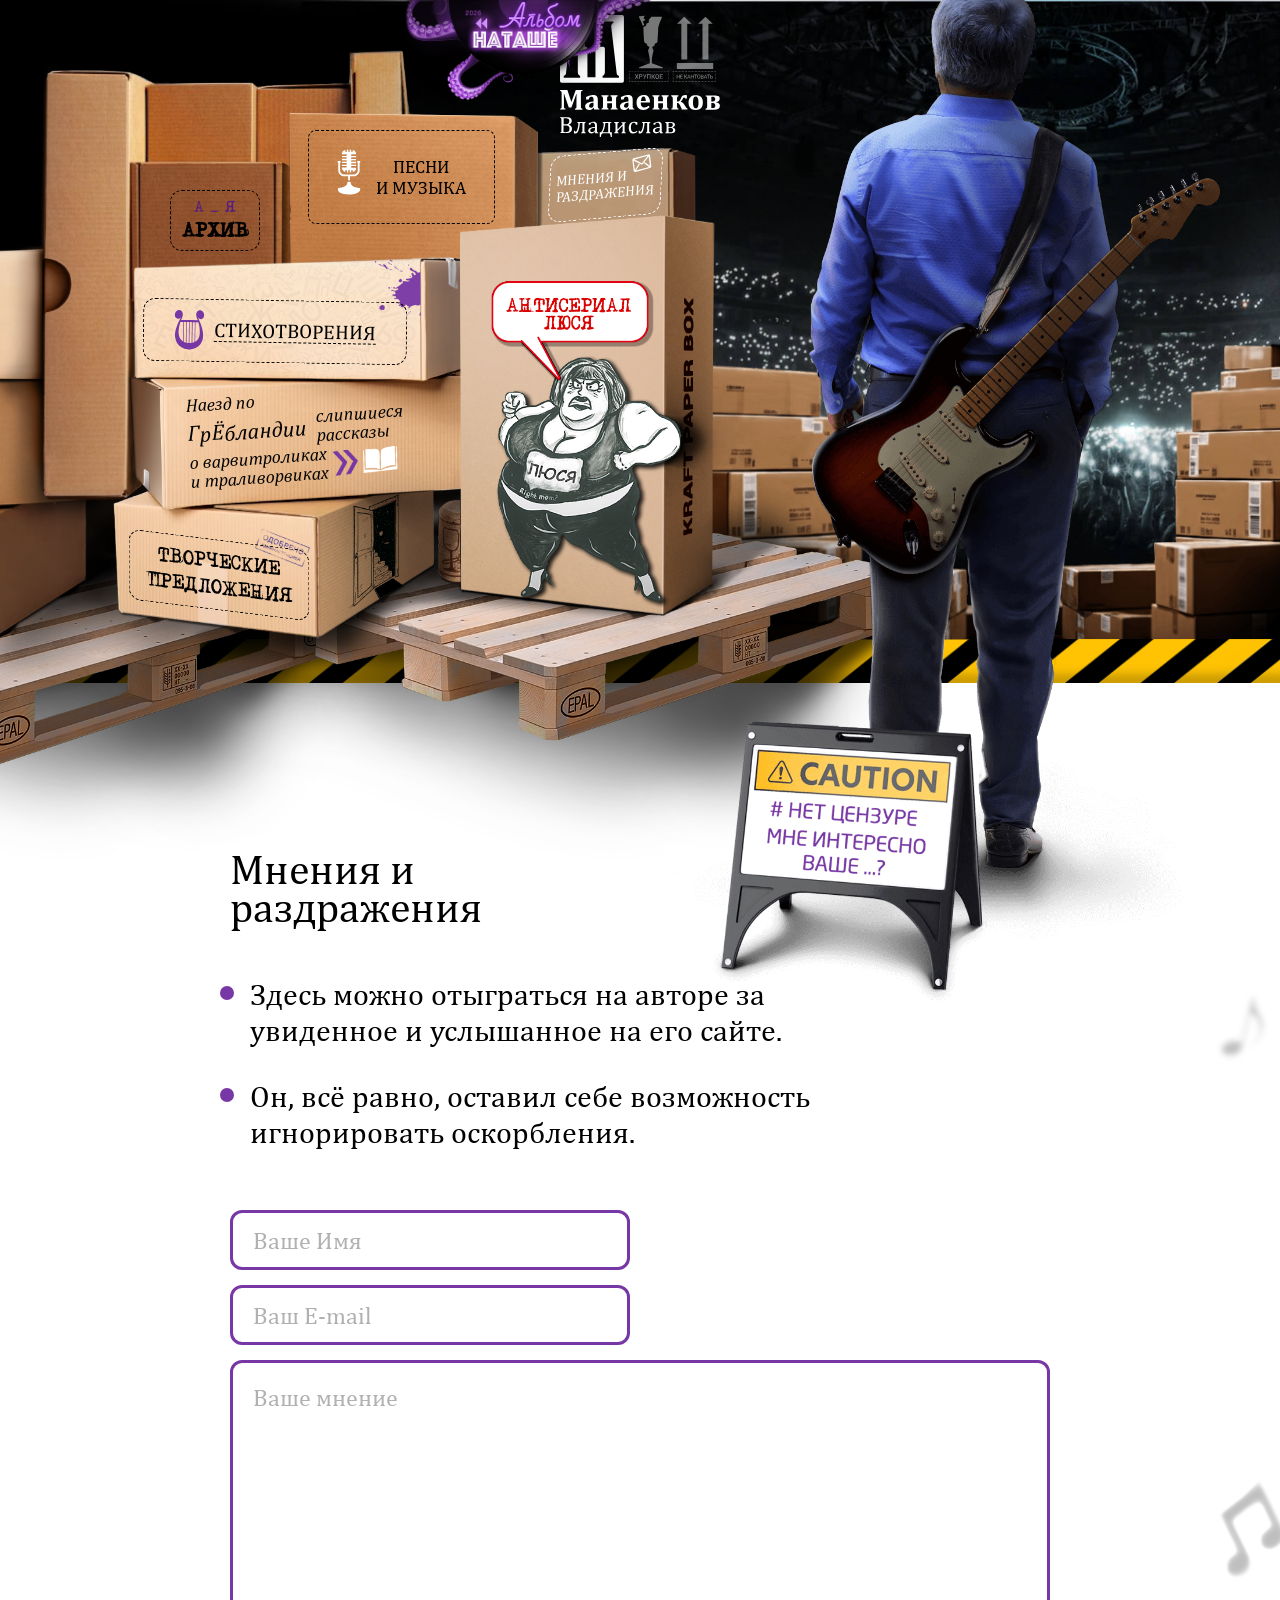
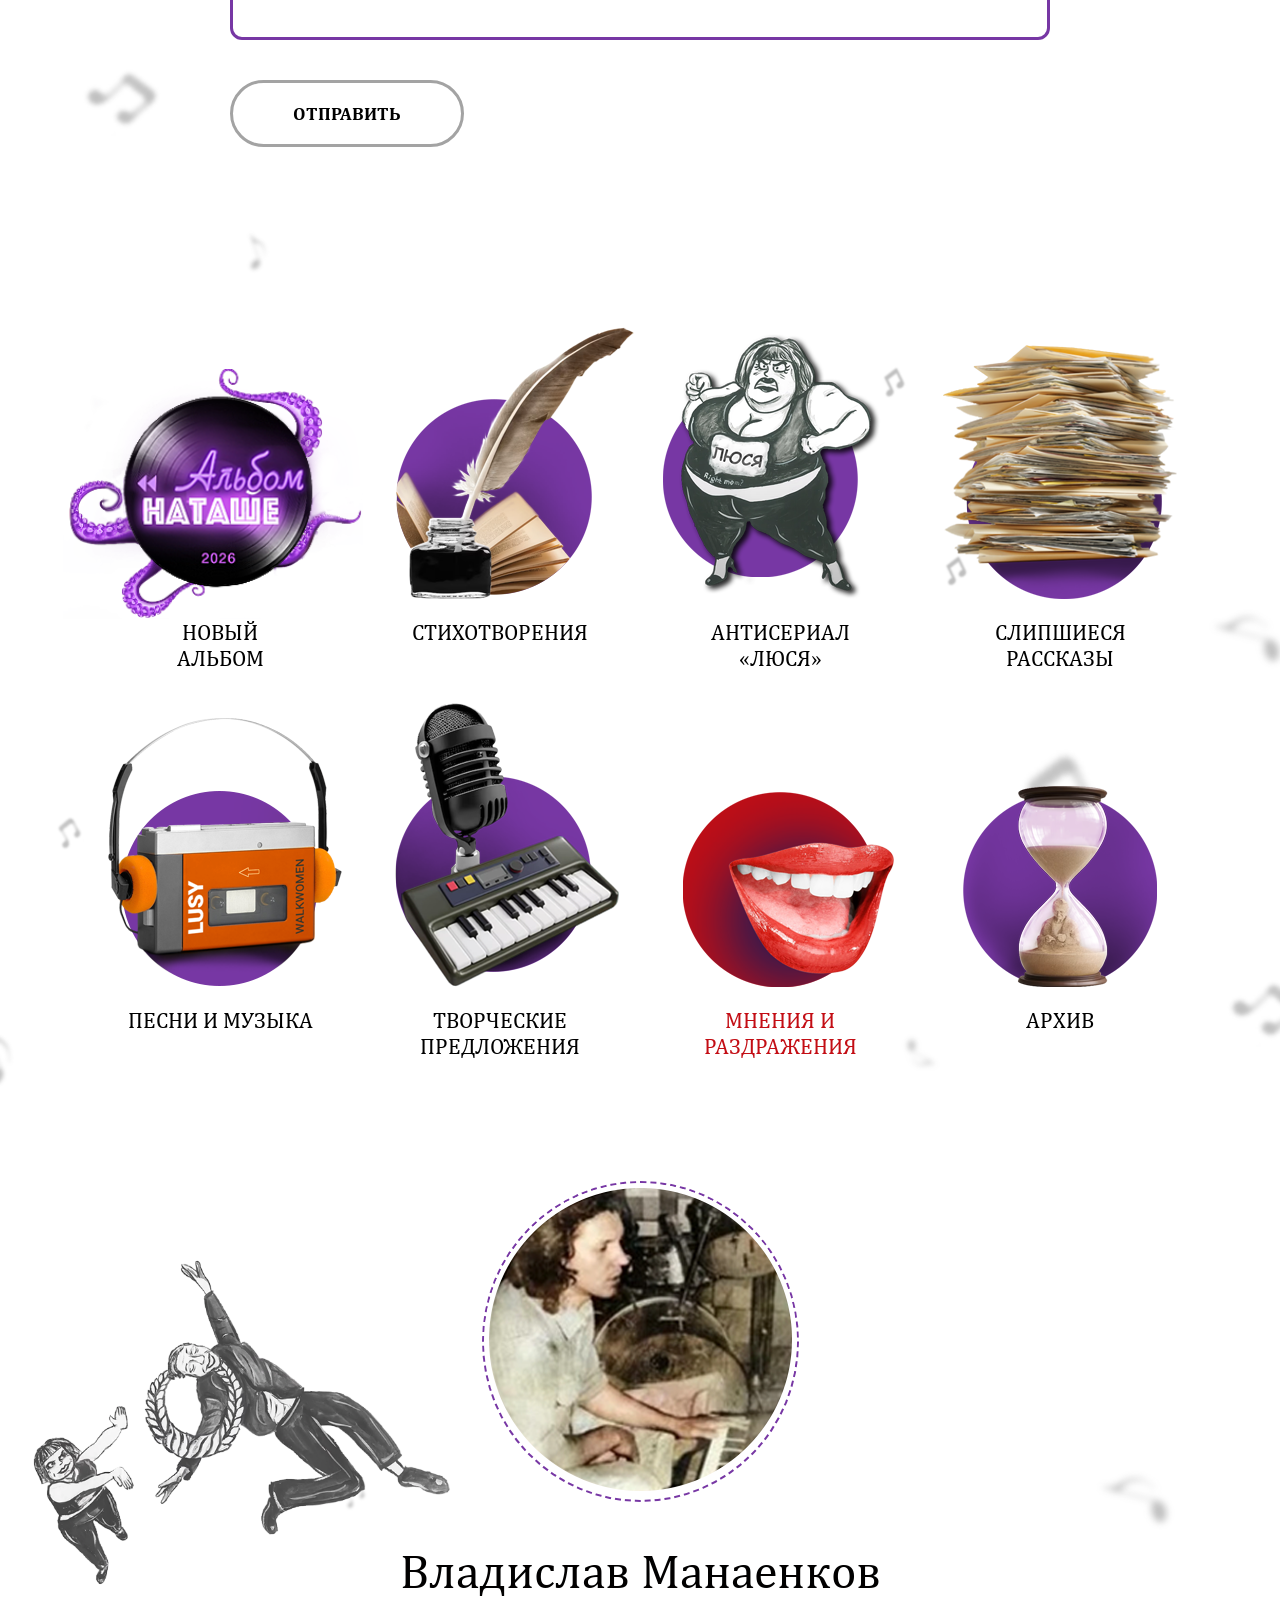
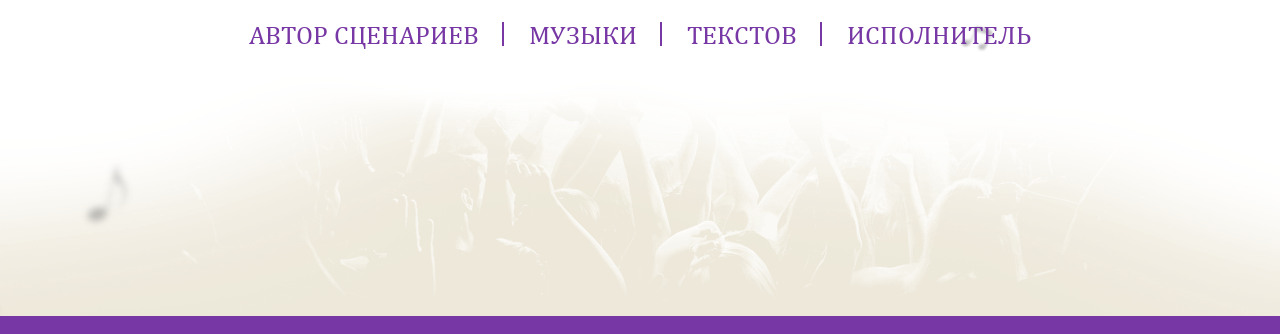
<file: opinions-irritation.html>
<!DOCTYPE html>
<html lang="ru" class="fixed">
  <head>
    <meta charset="UTF-8" />
    <meta http-equiv="X-UA-Compatible" content="IE=edge" />
    <meta name="viewport" content="width=device-width, initial-scale=1" />
    <meta http-equiv="x-ua-compatible" content="IE=edge" />
    <title>Владислав Манаенков СЦЕНАРИИ | МУЗЫКА | ТЕКСТЫ | ИСПОЛНИТЕЛЬ</title>
    <link rel="stylesheet" href="css/magnific-popup.css" />
    <link rel="stylesheet" href="css/style.css" />
  </head>

  <body>
    <div class="header header2 line opinions-header">
      <div class="wrapper">
        <a href="album-to-natasha.html" class="new-img">
          <img src="img/new-logo.png" alt="">
        </a>
        <div class="creative-img-wrap">
          <img src="img/guitar-img.png" alt="" class="guitar-img" />
        </div>
        <a href="archive.html" class="archive">
          <span class="small-text">А _ я</span>
          <span class="text">Архив</span>
          <img src="img/Strelka-white.svg" alt="" class="arrow" />
        </a>
        <a href="music.html" class="song">
          <img src="img/song-icon.svg" alt="" class="icon" />
          <span class="text"
            >Песни <br />
            и музыка</span
          >
          <img src="img/Strelka-white.svg" alt="" class="arrow" />
        </a>
        <a href="opinions-irritation.html" class="opinions active">
          <svg
            width="58"
            height="49"
            viewBox="0 0 58 49"
            fill="none"
            xmlns="http://www.w3.org/2000/svg"
          >
            <path
              d="M46.1 0.706024L4.50001 8.40602C2.00001 8.90602 0.300012 11.306 0.700012 13.906L6.30001 44.306C6.80001 46.806 9.20001 48.506 11.8 48.106L53.4 40.406C55.9 39.906 57.6 37.506 57.2 34.906L51.6 4.40602C51.1 1.90602 48.6 0.206024 46.1 0.706024ZM38.4 23.106C37.6 22.506 36.4 22.706 35.8 23.506C35.2 24.306 35.4 25.506 36.2 26.106L51 37.006L12.7 44.106L22.7 28.606C23.3 27.706 23 26.606 22.1 26.006C21.2 25.406 20.1 25.706 19.5 26.606L9.60001 42.106L4.60001 15.006L28.4 28.506C28.8 28.706 29.2 28.806 29.6 28.706C30 28.606 30.4 28.406 30.7 28.106L48.1 7.00603L53.1 34.106L38.4 23.106ZM6.50001 11.806L45.4 4.60603L29 24.506L6.50001 11.806Z"
            />
          </svg>
          <span
            >Мнения и <br />
            раздражения</span
          >
        </a>
        <a href="index.html" class="logo">
          <img src="img/logo.svg" alt="" />
        </a>
        <a href="poems.html" class="poems">
          <svg
            width="45"
            height="61"
            viewBox="0 0 45 61"
            fill="none"
            xmlns="http://www.w3.org/2000/svg"
          >
            <path
              d="M35.4 11.9C35.5 11.8 35.5 11.7 35.7 11.7C37.2 13.6 39.4 14.6 41.4 14C44.2 13.1 45.6 9.60001 44.5 6.00001C43.5 2.80001 40.9 0.700008 38.3 1.00001C38.3 1.00001 33.5 1.00001 32.9 7.00001C32.8 8.50001 33.2 10.3 33.7 11.9C33.7 11.9 33.7 12 33.8 12.1C34.3 13.4 34.8 14.5 35.1 15.2C35.2 15.4 35.3 15.6 35.3 15.8H24.3H21.4H10.4C10.5 15.6 10.6 15.4 10.6 15.2C11 14.5 11.5 13.4 11.9 12.1C12 12 12 11.9 12 11.9C12.5 10.3 12.9 8.50001 12.8 7.00001C12.2 1.00001 7.40001 1.00001 7.40001 1.00001C4.80001 0.700008 2.20001 2.80001 1.20001 6.00001C0.100012 9.50001 1.50001 13.1 4.30001 14C6.30001 14.6 8.50001 13.7 10 11.7C10.1 11.7 10.2 11.8 10.3 11.9H10.2C10.2 11.9 -0.799988 31.8 2.20001 43.3C4.90001 59.4 21.5 60.1 22.7 60.2C23.9 60.2 40.7 59.5 43.4 43.3C46.5 31.8 35.5 11.9 35.4 11.9ZM31.1 18.9V48.6C30.1 49.1 29 49.5 27.8 49.8V18.9H31.1ZM24.3 18.9H26.7V50.1C25.6 50.3 24.5 50.4 23.4 50.4V18.9H24.3ZM21.4 18.9H22.4V50.4C21.3 50.4 20.1 50.3 19.1 50.1V18.9H21.4ZM18.1 18.9V49.8C16.9 49.5 15.8 49.1 14.8 48.6V18.9H18.1ZM7.00001 36.4C6.60001 29.6 7.90001 23.4 9.30001 18.9H13.8V48.1C10 45.8 7.40001 41.9 7.00001 36.4ZM38.7 36.4C38.3 41.9 35.8 45.8 32 48.1V18.9H36.4C37.8 23.4 39.1 29.6 38.7 36.4Z"
            />
          </svg>
          <span>Стихотворения</span>
        </a>
        <a href="creative-suggestions.html" class="offers-btn">
          <span
            >Творческие<br />
            предложения</span
          >
        </a>
        <a href="stuck-stories.html" class="info-back">
          <span>Наезд по </span>
          <div class="info">
            <p><span>Г</span> р <span>Ё</span> бландии</p>
            <span class="small">слипшиеся рассказы</span>
          </div>
          <div class="info">
            <span
              >о варвитроликах <br />
              и траливорвиках</span
            >
            <img src="img/info-icon1.png" alt="" />
            <img src="img/info-icon2.png" alt="" />
          </div>
        </a>
        <a href="home.html" class="lucy-img lucy2-img">
          <img src="img/lucy-desktop2.png" alt="" />
        </a>
        <div class="drop-menu">
          <span class="line"></span>
          <span class="line"></span>
          <span class="line"></span>
        </div>
        <a href="home.html" class="lucy-mobile archive-mobile">
          <img src="img/archive-mobile-img.png" alt="" />
        </a>
      </div>
      <img src="img/box-left.png" alt="" class="left-img" />
      <img src="img/box-right.png" alt="" class="right-img" />
      <img src="img/box-left-mobile.png" alt="" class="left-img-mobile" />
      <img src="img/box-right-mobile.png" alt="" class="right-img-mobile" />
      <div class="header-menu-wrap">
        <div class="top">
          <a href="index.html" class="mobile-logo">
            <img src="img/mobile-logo.png" alt="" />
          </a>
          <button class="close" type="button">
            <img src="img/close-menu.png" alt="" />
          </button>
        </div>
        <ul class="main-menu">
          <li>
            <a href="album-to-natasha.html">
              <img src="img/menu-icon11.png" alt="" class="menu-icon" />
              <span>Альбом Наташе</span>
              <img src="img/menu-arrow.png" alt="" class="arrow" />
            </a>
          </li>
          <li>
            <a href="poems.html">
              <img src="img/menu-icon1.png" alt="" class="menu-icon" />
              <span>стихотворения</span>
              <img src="img/menu-arrow.png" alt="" class="arrow" />
            </a>
          </li>
          <li>
            <a href="home.html">
              <img src="img/menu-icon2.png" alt="" class="menu-icon" />
              <span>Антисериал «люся»</span>
              <img src="img/menu-arrow.png" alt="" class="arrow" />
            </a>
          </li>
          <li>
            <a href="stuck-stories.html">
              <img src="img/menu-icon3.png" alt="" class="menu-icon" />
              <span>слипшиеся рассказы</span>
              <img src="img/menu-arrow.png" alt="" class="arrow" />
            </a>
          </li>
          <li>
            <a href="music.html">
              <img src="img/menu-icon4.png" alt="" class="menu-icon" />
              <span>Песни и музыка</span>
              <img src="img/menu-arrow.png" alt="" class="arrow" />
            </a>
          </li>
          <li>
            <a href="creative-suggestions.html">
              <img src="img/menu-icon5.png" alt="" class="menu-icon" />
              <span>Творческие предложения</span>
              <img src="img/menu-arrow.png" alt="" class="arrow" />
            </a>
          </li>
          <li>
            <a href="opinions-irritation.html">
              <img src="img/menu-icon6.png" alt="" class="menu-icon" />
              <span>Мнения и раздражения</span>
              <img src="img/menu-arrow.png" alt="" class="arrow" />
            </a>
          </li>
          <li>
            <a href="archive.html">
              <img src="img/menu-icon7.png" alt="" class="menu-icon" />
              <span>Архив</span>
              <img src="img/menu-arrow.png" alt="" class="arrow" />
            </a>
          </li>
        </ul>
      </div>
    </div>

    <main class="zIndex">
      <div class="opinions-wrap">
        <div class="wrapper">
          <div class="info">
            <h3>
              Мнения и <br />
              раздражения
            </h3>
            <ul>
              <li>
                Здесь можно отыграться на авторе за увиденное и услышанное на
                его сайте.
              </li>
              <li>
                Он, всё равно, оставил себе возможность игнорировать
                оскорбления.
              </li>
            </ul>
            <form class="feedback-form" method="post" data-feedback-form>
              <input type="hidden" name="text"/>
              <input type="text" name="name" placeholder="Ваше Имя" required/>
              <input type="email" name="email" placeholder="Ваш E-mail" required/>
              <textarea name="message" placeholder="Ваше мнение" required></textarea>
              <button type="submit">отправить</button>
            </form>

            <div class="form-success">
              <h3 class="form-success__title">Спасибо!</h3>
              <p class="form-success__text">Ваше сообщение было успешно отправлено. <br>В ближайшее время я с вами свяжусь.</p>
            </div>
          </div>
        </div>
      </div>

      <div class="info-items-wrap mt">
        <div class="wrapper">
          <div class="info-items">
            <a href="album-to-natasha.html" class="info-item new-item no-hover">
              <img src="img/circle-mobile.png" alt="" class="circle-mobile" />
              <img src="img/archive-mobile.png" alt="" class="mobile-img" />
              <span class="img-wrap">
                <img src="img/new-circle.png" alt="" class="img1" />
                <img src="img/new-circle.png" alt="" class="img2" />
              </span>
              <span class="text">Новый <br> альбом</span>
            </a>
            <a href="poems.html" class="info-item">
              <img src="img/circle-mobile.png" alt="" class="circle-mobile" />
              <img src="img/archive-mobile.png" alt="" class="mobile-img" />
              <span class="img-wrap">
                <img src="img/info-img1.png" alt="" class="img1" />
                <img src="img/info-img1-hover.png" alt="" class="img2" />
              </span>
              <span class="text">стихотворения</span>
            </a>
            <a href="home.html" class="info-item">
              <img src="img/circle-mobile.png" alt="" class="circle-mobile" />
              <img src="img/archive-mobile.png" alt="" class="mobile-img" />
              <span class="img-wrap">
                <img src="img/info-img2.png" alt="" class="img1" />
                <img src="img/info-img2-hover.png" alt="" class="img2" />
              </span>
              <span class="text"
                >Антисериал <br />
                «люся»</span
              >
            </a>
            <a href="stuck-stories.html" class="info-item">
              <img src="img/circle-mobile.png" alt="" class="circle-mobile" />
              <img src="img/archive-mobile.png" alt="" class="mobile-img" />
              <span class="img-wrap">
                <img src="img/info-img3.png" alt="" class="img1" />
                <img src="img/info-img3-hover.png" alt="" class="img2" />
              </span>
              <span class="text">слипшиеся рассказы</span>
            </a>
            <a href="music.html" class="info-item">
              <img src="img/circle-mobile.png" alt="" class="circle-mobile" />
              <img src="img/archive-mobile.png" alt="" class="mobile-img" />
              <span class="img-wrap">
                <img src="img/info-img4.png" alt="" class="img1" />
                <img src="img/info-img4-hover.png" alt="" class="img2" />
              </span>
              <span class="text">Песни и музыка</span>
            </a>
            <a href="creative-suggestions.html" class="info-item">
              <img src="img/circle-mobile.png" alt="" class="circle-mobile" />
              <img src="img/archive-mobile.png" alt="" class="mobile-img" />
              <span class="img-wrap">
                <img src="img/info-img5.png" alt="" class="img1" />
                <img src="img/info-img5-hover.png" alt="" class="img2" />
              </span>
              <span class="text">Творческие предложения</span>
            </a>
            <a href="opinions-irritation.html" class="info-item active">
              <img src="img/circle-mobile.png" alt="" class="circle-mobile" />
              <img
                src="img/opinions-irritation-mobile.png"
                alt=""
                class="mobile-img opinions-img"
              />
              <span class="img-wrap">
                <img src="img/info-img6.png" alt="" class="img1" />
                <img src="img/info-img6-hover.png" alt="" class="img2" />
              </span>
              <span class="text">Мнения и раздражения</span>
            </a>
            <a href="archive.html" class="info-item">
              <img src="img/circle-mobile.png" alt="" class="circle-mobile" />
              <img src="img/archive-mobile.png" alt="" class="mobile-img" />
              <span class="img-wrap">
                <img src="img/info-img7.png" alt="" class="img1" />
                <img src="img/info-img7-hover.png" alt="" class="img2" />
              </span>
              <span class="text">Архив</span>
            </a>
          </div>
        </div>
      </div>

      <div class="bottom-info">
        <div class="wrapper">
          <img src="img/info-img.png" alt="" class="info-img" />
          <div class="info-wrap">
            <div class="img-wrap">
              <img src="img/person-img.png" alt="" />
            </div>
            <p class="name">Владислав Манаенков</p>
            <ul class="links">
              <li><span>Автор сценариев</span></li>
              <li><span>музыки</span></li>
              <li><span>текстов</span></li>
              <li><span>исполнитель</span></li>
            </ul>
          </div>
        </div>
        <div
          class="bg"
          style="background-image: url(img/bottom-info-bg.png)"
        ></div>
      </div>
    </main>

    <script src="js/jquery-3.4.1.min.js"></script>
    <script src="js/jquery.magnific-popup.min.js"></script>
    <script src="js/gsap.min.js"></script>
    <script src="js/ScrollTrigger.min.js"></script>
    <script src="js/slick.min.js"></script>
    <script src="js/script.js"></script>
    <script src="js/form.js"></script>
  </body>
</html>
</file>
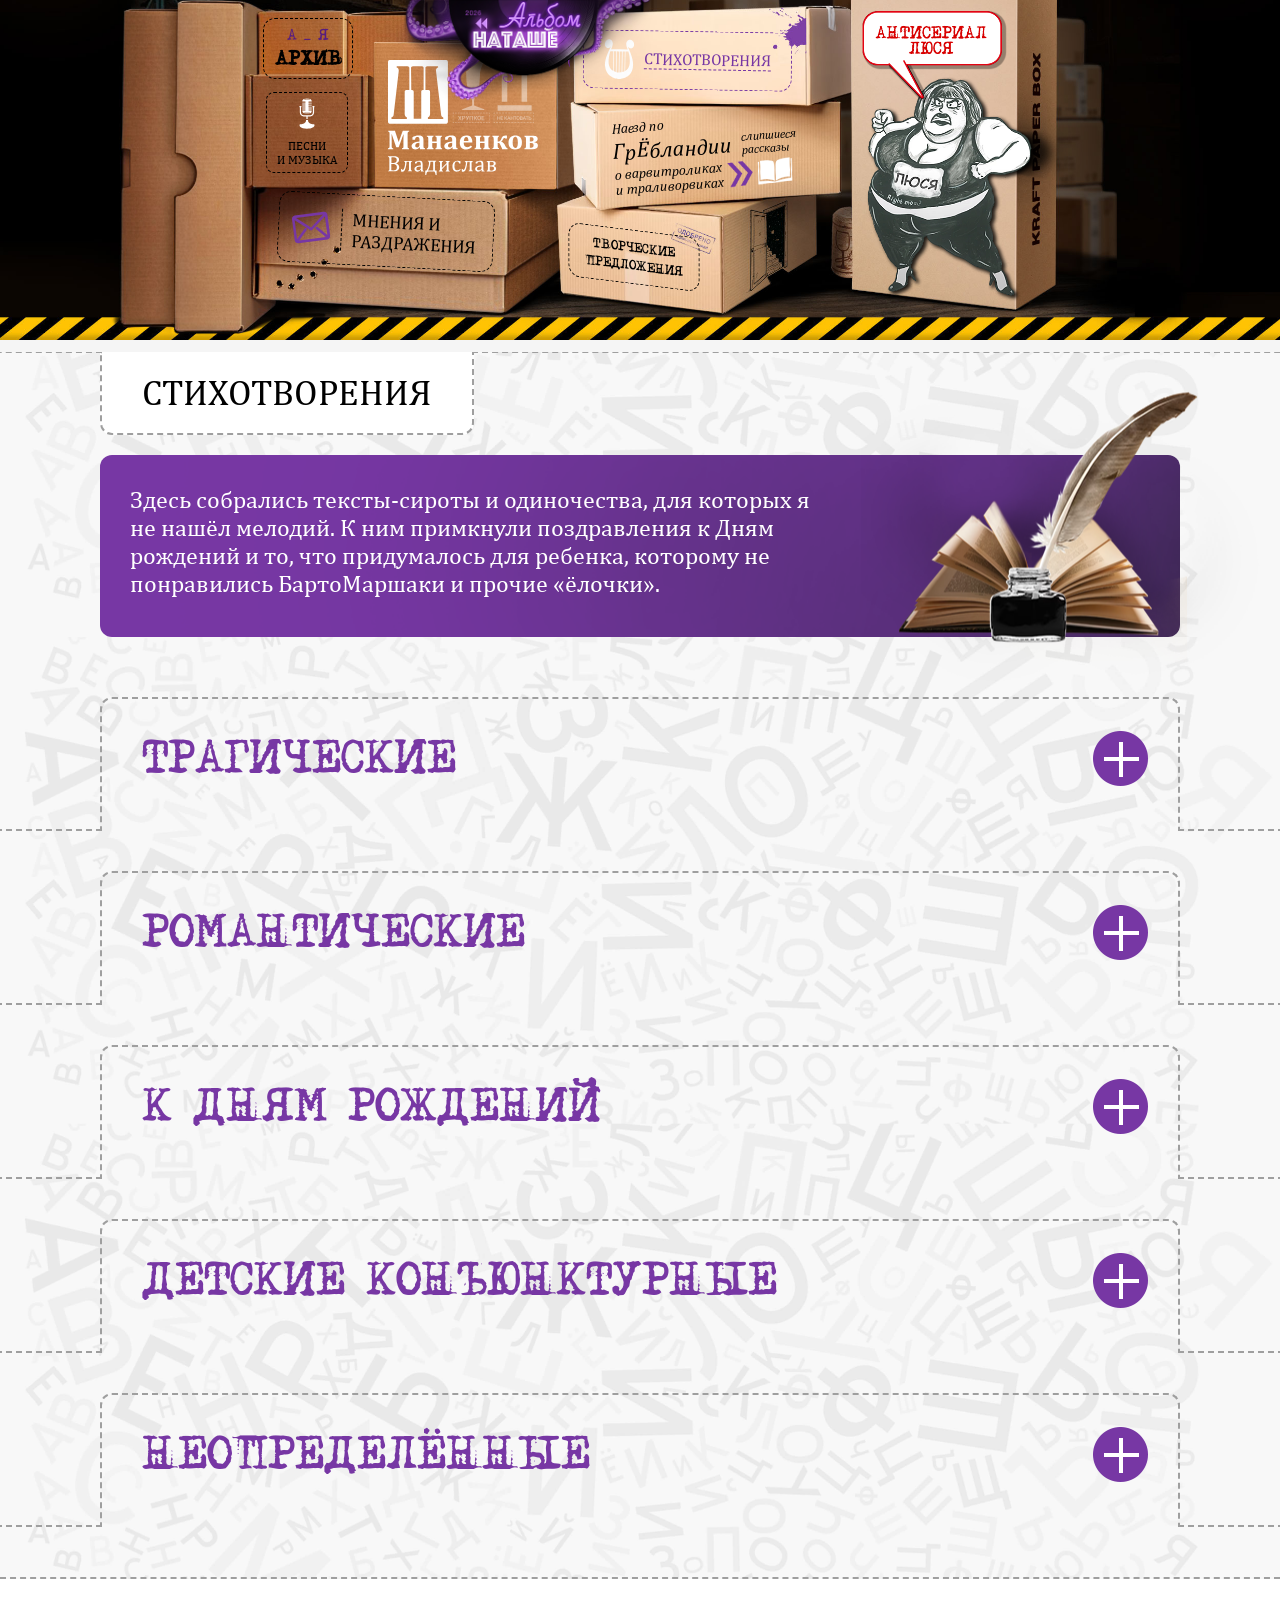
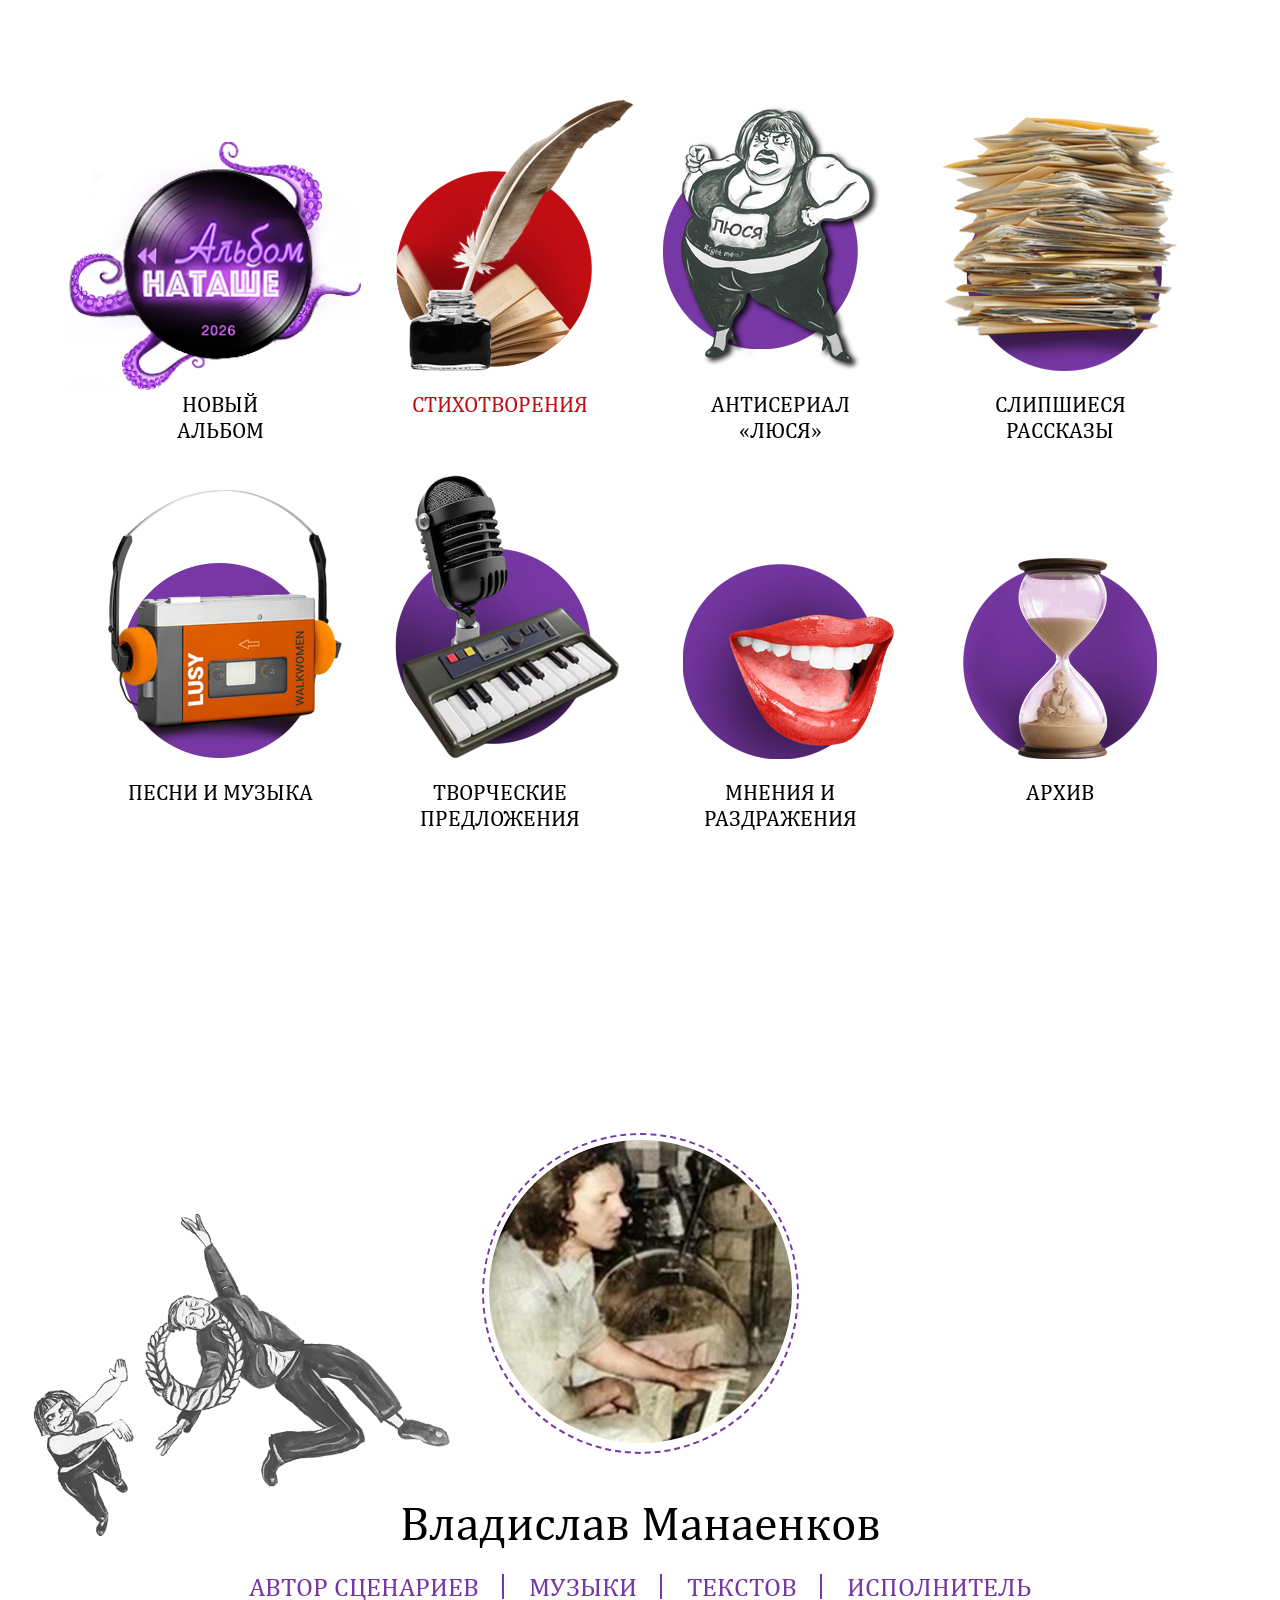
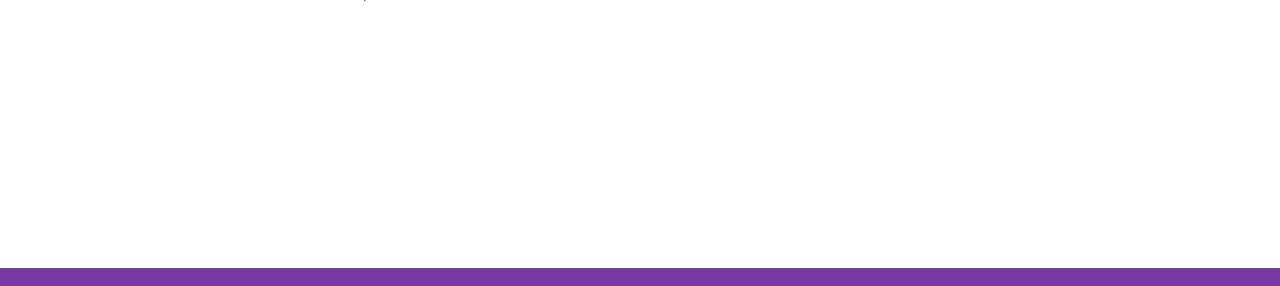
<file: poems.html>
<!DOCTYPE html>
<html lang="ru" class="fixed">
  <head>
    <meta charset="UTF-8" />
    <meta http-equiv="X-UA-Compatible" content="IE=edge" />
    <meta name="viewport" content="width=device-width, initial-scale=1" />
    <meta http-equiv="x-ua-compatible" content="IE=edge" />
    <title>Владислав Манаенков СЦЕНАРИИ | МУЗЫКА | ТЕКСТЫ | ИСПОЛНИТЕЛЬ</title>
    <link rel="stylesheet" href="css/magnific-popup.css" />
    <link rel="stylesheet" href="css/style.css" />
  </head>

  <body>
    <div class="header">
      <div class="wrapper">

        <a href="/new.html" class="new-img ">
          <img src="img/new-logo.png" alt="">
        </a>
        <a href="archive.html" class="archive">
          <span class="small-text">А _ я</span>
          <span class="text">Архив</span>
          <img src="img/Strelka-white.svg" alt="" class="arrow" />
        </a>
        <a href="music.html" class="song">
          <img src="img/song-icon.svg" alt="" class="icon" />
          <span class="text"
            >Песни <br />
            и музыка</span
          >
          <img src="img/Strelka-white.svg" alt="" class="arrow" />
        </a>
        <a href="opinions-irritation.html" class="opinions">
          <svg
            width="58"
            height="49"
            viewBox="0 0 58 49"
            fill="none"
            xmlns="http://www.w3.org/2000/svg"
          >
            <path
              d="M46.1 0.706024L4.50001 8.40602C2.00001 8.90602 0.300012 11.306 0.700012 13.906L6.30001 44.306C6.80001 46.806 9.20001 48.506 11.8 48.106L53.4 40.406C55.9 39.906 57.6 37.506 57.2 34.906L51.6 4.40602C51.1 1.90602 48.6 0.206024 46.1 0.706024ZM38.4 23.106C37.6 22.506 36.4 22.706 35.8 23.506C35.2 24.306 35.4 25.506 36.2 26.106L51 37.006L12.7 44.106L22.7 28.606C23.3 27.706 23 26.606 22.1 26.006C21.2 25.406 20.1 25.706 19.5 26.606L9.60001 42.106L4.60001 15.006L28.4 28.506C28.8 28.706 29.2 28.806 29.6 28.706C30 28.606 30.4 28.406 30.7 28.106L48.1 7.00603L53.1 34.106L38.4 23.106ZM6.50001 11.806L45.4 4.60603L29 24.506L6.50001 11.806Z"
            />
          </svg>
          <span>Мнения и раздражения</span>
        </a>
        <a href="index.html" class="logo big">
          <img src="img/logo.svg" alt="" />
        </a>
        <a href="poems.html" class="poems active">
          <svg
            width="45"
            height="61"
            viewBox="0 0 45 61"
            fill="none"
            xmlns="http://www.w3.org/2000/svg"
          >
            <path
              d="M35.4 11.9C35.5 11.8 35.5 11.7 35.7 11.7C37.2 13.6 39.4 14.6 41.4 14C44.2 13.1 45.6 9.60001 44.5 6.00001C43.5 2.80001 40.9 0.700008 38.3 1.00001C38.3 1.00001 33.5 1.00001 32.9 7.00001C32.8 8.50001 33.2 10.3 33.7 11.9C33.7 11.9 33.7 12 33.8 12.1C34.3 13.4 34.8 14.5 35.1 15.2C35.2 15.4 35.3 15.6 35.3 15.8H24.3H21.4H10.4C10.5 15.6 10.6 15.4 10.6 15.2C11 14.5 11.5 13.4 11.9 12.1C12 12 12 11.9 12 11.9C12.5 10.3 12.9 8.50001 12.8 7.00001C12.2 1.00001 7.40001 1.00001 7.40001 1.00001C4.80001 0.700008 2.20001 2.80001 1.20001 6.00001C0.100012 9.50001 1.50001 13.1 4.30001 14C6.30001 14.6 8.50001 13.7 10 11.7C10.1 11.7 10.2 11.8 10.3 11.9H10.2C10.2 11.9 -0.799988 31.8 2.20001 43.3C4.90001 59.4 21.5 60.1 22.7 60.2C23.9 60.2 40.7 59.5 43.4 43.3C46.5 31.8 35.5 11.9 35.4 11.9ZM31.1 18.9V48.6C30.1 49.1 29 49.5 27.8 49.8V18.9H31.1ZM24.3 18.9H26.7V50.1C25.6 50.3 24.5 50.4 23.4 50.4V18.9H24.3ZM21.4 18.9H22.4V50.4C21.3 50.4 20.1 50.3 19.1 50.1V18.9H21.4ZM18.1 18.9V49.8C16.9 49.5 15.8 49.1 14.8 48.6V18.9H18.1ZM7.00001 36.4C6.60001 29.6 7.90001 23.4 9.30001 18.9H13.8V48.1C10 45.8 7.40001 41.9 7.00001 36.4ZM38.7 36.4C38.3 41.9 35.8 45.8 32 48.1V18.9H36.4C37.8 23.4 39.1 29.6 38.7 36.4Z"
            />
          </svg>
          <span>Стихотворения</span>
        </a>
        <a href="creative-suggestions.html" class="offers-btn">
          <span
            >Творческие<br />
            предложения</span
          >
        </a>
        <a href="stuck-stories.html" class="info-back">
          <span>Наезд по </span>
          <div class="info">
            <p><span>Г</span> р <span>Ё</span> бландии</p>
            <span class="small">слипшиеся рассказы</span>
          </div>
          <div class="info">
            <span
              >о варвитроликах<br />
              и траливорвиках</span
            >
            <img src="img/info-icon1.png" alt="" />
            <img src="img/info-icon2.png" alt="" />
          </div>
        </a>
        <a href="home.html" class="lucy-img lucy2-img">
          <img src="img/lucy-desktop2.png" alt="" />
        </a>
        <div class="drop-menu">
          <span class="line"></span>
          <span class="line"></span>
          <span class="line"></span>
        </div>
        <a href="home.html" class="lucy-mobile archive-mobile">
          <img src="img/poem-mobile-img.png" alt="" />
        </a>
      </div>
      <div class="header-menu-wrap">
        <div class="top">
          <a href="index.html" class="mobile-logo">
            <img src="img/mobile-logo.png" alt="" />
          </a>
          <button class="close" type="button">
            <img src="img/close-menu.png" alt="" />
          </button>
        </div>
        <ul class="main-menu">
          <li>
            <a href="album-to-natasha.html">
              <img src="img/menu-icon11.png" alt="" class="menu-icon" />
              <span>Альбом Наташе</span>
              <img src="img/menu-arrow.png" alt="" class="arrow" />
            </a>
          </li>
          <li>
            <a href="poems.html">
              <img src="img/menu-icon1.png" alt="" class="menu-icon" />
              <span>стихотворения</span>
              <img src="img/menu-arrow.png" alt="" class="arrow" />
            </a>
          </li>
          <li>
            <a href="home.html">
              <img src="img/menu-icon2.png" alt="" class="menu-icon" />
              <span>Антисериал «люся»</span>
              <img src="img/menu-arrow.png" alt="" class="arrow" />
            </a>
          </li>
          <li>
            <a href="stuck-stories.html">
              <img src="img/menu-icon3.png" alt="" class="menu-icon" />
              <span>слипшиеся рассказы</span>
              <img src="img/menu-arrow.png" alt="" class="arrow" />
            </a>
          </li>
          <li>
            <a href="music.html">
              <img src="img/menu-icon4.png" alt="" class="menu-icon" />
              <span>Песни и музыка</span>
              <img src="img/menu-arrow.png" alt="" class="arrow" />
            </a>
          </li>
          <li>
            <a href="creative-suggestions.html">
              <img src="img/menu-icon5.png" alt="" class="menu-icon" />
              <span>Творческие предложения</span>
              <img src="img/menu-arrow.png" alt="" class="arrow" />
            </a>
          </li>
          <li>
            <a href="opinions-irritation.html">
              <img src="img/menu-icon6.png" alt="" class="menu-icon" />
              <span>Мнения и раздражения</span>
              <img src="img/menu-arrow.png" alt="" class="arrow" />
            </a>
          </li>
          <li>
            <a href="archive.html">
              <img src="img/menu-icon7.png" alt="" class="menu-icon" />
              <span>Архив</span>
              <img src="img/menu-arrow.png" alt="" class="arrow" />
            </a>
          </li>
        </ul>
      </div>
    </div>

    <main class="no-bg overflow">
      <div class="archive-wrap poem-wrap">
        <div class="title-style">
          <span>СТИХОТВОРЕНИЯ</span>
        </div>
        <div class="info-style">
          <span>
            Здесь собрались тексты-сироты и одиночества, для которых я не нашёл
            мелодий. К ним примкнули поздравления к Дням рождений и то, что
            придумалось для ребенка, которому не понравились БартоМаршаки и
            прочие «ёлочки».</span
          >
          <img src="img/poem-style-img.png" alt="" class="img poem-style-img" />
        </div>
        <div class="archive-items">
          <div class="archive-item poem-item">
            <div class="item-top">
              <div class="info2">
                <h3>Трагические</h3>
                <button type="button" class="album-btn2">
                  <div class="img before"></div>
                </button>
              </div>
            </div>
            <div class="item-bottom">
              <div class="item-bottom-info">
                <div class="hide-info m18">
                  <h3>Не Святой Петербург</h3>
                  <p>
                    Стылым&nbsp;&nbsp;холодом,<br />
                    Северным холодом пахнет в городе.<br />
                    Птицы на площади,<br />
                    Словно комья из перьев и инея,<br />
                    И уныние. Всюду уныние.
                  </p>
                  <p>
                    Мне&nbsp;&nbsp;так&nbsp;&nbsp;холодно,&nbsp;&nbsp;до&nbsp;&nbsp;отчаяния.<br />
                    Все вокруг облеклось в молчание,<br />
                    И&nbsp;&nbsp;укуталось&nbsp;&nbsp;до&nbsp;&nbsp;удушия<br />
                    В леденелое равнодушие.
                  </p>
                  <p>
                    И нет выхода через дворики,<br />
                    Замело&nbsp;&nbsp;в&nbsp;&nbsp;них&nbsp;&nbsp;моё&nbsp;&nbsp;сознание.<br />
                    Утомлённые&nbsp;&nbsp;&nbsp;сдались&nbsp;&nbsp;&nbsp;дворники<br />
                    Пред заснеженным мирозданием.
                  </p>
                  <p>
                    Как&nbsp;&nbsp;шаги&nbsp;&nbsp;в&nbsp;&nbsp;снегу,&nbsp;&nbsp;мысли
                    скованны.<br />
                    Попытался&nbsp;&nbsp;к&nbsp;&nbsp;святыням&nbsp;&nbsp;кинуться,<br />
                    И на помощь позвать…<br />
                    Где&nbsp;&nbsp;там! – только для бизнеса<br />
                    Купола, вознесённые в Гиннеса.
                  </p>
                  <p>
                    Ночь.&nbsp;Один&nbsp;&nbsp;на&nbsp;&nbsp;замёрзшей&nbsp;&nbsp;площади<br />
                    В&nbsp;&nbsp;&nbsp;месте&nbsp;&nbsp;&nbsp;бывших&nbsp;&nbsp;&nbsp;болот&nbsp;&nbsp;и&nbsp;&nbsp;могил,<br />
                    Где от холода ужас застыл,<br />
                    Став чугунным в глазницах лошади,
                  </p>
                  <p>
                    На&nbsp;&nbsp;граните&nbsp;&nbsp;присяду,&nbsp;&nbsp;закрою&nbsp;&nbsp;глаза,<br />
                    Чтоб меня на чуть-чуть снег укрыл.<br />
                    И во сне бы мне кто-то сказал,<br />
                    Что&nbsp;&nbsp;я чисто и правильно жил.
                  </p>
                  <p>
                    Но боюсь, что часы остановятся,<br />
                    Скован&nbsp;&nbsp;&nbsp;холодом&nbsp;&nbsp;&nbsp;&nbsp;анкер&nbsp;&nbsp;&nbsp;замрёт.<br />
                    И&nbsp;&nbsp;в&nbsp;&nbsp;рождении&nbsp;&nbsp;нового дня<br />
                    Тот, кто мимо пройдёт, не найдёт меня.<br />
                    Снег смахнув с моего лица,<br />
                    &nbsp;&nbsp;&nbsp;&nbsp;&nbsp;&nbsp;&nbsp;&nbsp;&nbsp;&nbsp;
                    &nbsp;&nbsp;&nbsp;&nbsp;&nbsp;&nbsp;&nbsp;&nbsp;&nbsp;&nbsp;
                    &nbsp;&nbsp;&nbsp;&nbsp;&nbsp;&nbsp;&nbsp;&nbsp;&nbsp;&nbsp;
                    &nbsp;&nbsp;&nbsp;Он найдет – мертвеца.
                  </p>
                </div>
                <button type="button" class="read">
                  <span class="text">читать</span>
                  <svg
                    width="30"
                    height="16"
                    viewBox="0 0 14 9"
                    fill="none"
                    xmlns="http://www.w3.org/2000/svg"
                  >
                    <path
                      d="M13 1.5L7 7.5L1 1.5"
                      stroke-width="2"
                      stroke-linecap="round"
                    />
                  </svg>
                </button>
              </div>
            </div>
            <div class="item-bottom">
              <div class="item-bottom-info">
                <div class="hide-info m17">
                  <h3>Молитва</h3>
                  <p>
                    Дай же ребёнку душу! Очень прошу.<br />
                    Знаю, что я нарушу, знаю, что согрешу.<br />
                    И потому обеты я не могу давать.<br />
                    Чем же мне расплатиться?<br />
                    Что с меня можешь взять?
                  </p>
                  <p>
                    Может, счастливый вечер<br />
                    После&nbsp;&nbsp;&nbsp;&nbsp;&nbsp;победы&nbsp;&nbsp;&nbsp;&nbsp;&nbsp;дня?<br />
                    Произносил&nbsp;&nbsp;&nbsp;&nbsp;я&nbsp;&nbsp;&nbsp;&nbsp;речи,<br />
                    Слушали&nbsp;&nbsp;&nbsp;&nbsp;как&nbsp;&nbsp;&nbsp;&nbsp;меня.<br />
                    Эти&nbsp;&nbsp;&nbsp;&nbsp;аплодисменты,<br />
                    Бывшие&nbsp;&nbsp;в&nbsp;&nbsp;мою&nbsp;честь,<br />
                    Славы моей моменты –<br />
                    Все&nbsp;&nbsp;забери,&nbsp;что&nbsp;&nbsp;есть.
                  </p>
                  <p>
                    Взгляды возьми тех женщин,<br />
                    Что, не увидев кольцо,<br />
                    Всё ещё с интересом<br />
                    Смотрят в моё лицо.<br />
                    Впрочем, влюбленных взгляды,<br />
                    В плату не хороши.<br />
                    Даже все в мире взяты,<br />
                    Стоят они души?
                  </p>
                  <p>
                    Лучше – друзей желание<br />
                    Выпить со мной вино,<br />
                    Верность и уважение,<br />
                    Что заслужил давно –<br />
                    Это возьми. Останусь<br />
                    Я до конца один.<br />
                    Пусть забирает в старость,<br />
                    Время в сетях морщин.
                  </p>
                  <p>
                    А без души без этой<br />
                    Будут ли так важны<br />
                    Женщины, главной в жизни,<br />
                    Чувства – моей жены?<br />
                    Её любовь и нежность<br />
                    Скроет вуалью грусть.<br />
                    Я заслужил, конечно,<br />
                    Лучше разлюбит пусть.
                  </p>
                  <p>
                    Что же я так торгуюсь?<br />
                    За всё! о чём здесь пишу<br />
                    Дай же ребёнку Душу...<br />
                    Очень Тебя прошу!
                  </p>
                </div>
                <button type="button" class="read">
                  <span class="text">читать</span>
                  <svg
                    width="30"
                    height="16"
                    viewBox="0 0 14 9"
                    fill="none"
                    xmlns="http://www.w3.org/2000/svg"
                  >
                    <path
                      d="M13 1.5L7 7.5L1 1.5"
                      stroke-width="2"
                      stroke-linecap="round"
                    />
                  </svg>
                </button>
              </div>
            </div>
            <div class="item-bottom">
              <div class="item-bottom-info">
                <div class="hide-info style2 m18">
                  <h3>Последний осенний дождь</h3>
                  <p>
                    Оплакала осень лето<br />
                    Дождём моросящих слёз<br />
                    Исполнились все приметы,<br />
                    И завтра будет мороз.
                  </p>
                  <p>
                    Уже ничего не ждёшь,<br />
                    Идёт последний… осенний… дождь.
                  </p>
                </div>
              </div>
            </div>
            <div class="item-bottom">
              <div class="item-bottom-info">
                <div class="hide-info w600 m15">
                  <h3>Ландшафт – брудершафт</h3>
                  <p>
                    Как резко судьбы изменился ландшафт.<br />
                    Зачем же мы пили на брудершафт?<br />
                    А дальше, начав выпивать «за закат»,<br />
                    Всю ночь подливали? Ну, кто виноват?
                  </p>
                  <p>
                    И спать мы упали уже под рассвет,<br />
                    И этого дня в биографии нет.<br />
                    Я вспомнить пытаюсь – а было ли что?..<br />Что, после того
                    как сняла ты пальто?
                  </p>
                  <p>
                    Проснулись под вечер, и снова закат.<br />
                    И если «случилось…», то кто виноват?<br />
                    Пока вспоминаю, колени прикрой,<br />
                    А то я, порой – негативный герой.
                  </p>
                  <p>
                    Решать не пришлось бы нам этих проблем,<br />
                    Если б вчера прозвучало – Зачем?
                  </p>
                </div>
                <button type="button" class="read">
                  <span class="text">читать</span>
                  <svg
                    width="30"
                    height="16"
                    viewBox="0 0 14 9"
                    fill="none"
                    xmlns="http://www.w3.org/2000/svg"
                  >
                    <path
                      d="M13 1.5L7 7.5L1 1.5"
                      stroke-width="2"
                      stroke-linecap="round"
                    />
                  </svg>
                </button>
              </div>
            </div>
            <div class="item-bottom">
              <div class="item-bottom-info">
                <div class="hide-info style2 m18">
                  <h3>Откровения Марта</h3>
                  <p>
                    В голом лесу нет чащобы,<br />
                    Негде укрыться тайне.<br />
                    Грязью сошли сугробы,<br />
                    И я узнал, случайно,<br />
                    Что под сугробом лжи<br />
                    Пряталась твоя жизнь.
                  </p>
                </div>
              </div>
            </div>
            <div class="item-bottom">
              <div class="item-bottom-info">
                <div class="hide-info w680 w600">
                  <h3>Платье</h3>
                  <p>
                    Для чего ты надела красивое платье?<br />
                    Где он, с кем собиралась ты в нём танцевать?<br />
                    Кто бы мог заключить тебя нежно в объятья,<br />
                    Но оставил одну и ушёл воевать.
                  </p>
                  <p>
                    А кругом суета – праздник вновь скоро будет.<br />
                    Магазины сбывают подарочный хлам.<br />
                    В ресторанах, подвыпивши, хохочут люди,<br />
                    Как здесь может так быть, когда он где-то там?
                  </p>
                  <p>
                    Пол страны в шоу сладких певцов выбирает,<br />
                    И&nbsp;&nbsp;опять&nbsp;&nbsp;сделал&nbsp;&nbsp;больно&nbsp;&nbsp;сосед-либерал,<br />
                    Тебя встретив и гадко о нём рассуждая,<br />
                    Что послали его, чтобы он там пропал.
                  </p>
                  <p>
                    Всё&nbsp;&nbsp;с&nbsp;&nbsp;трибун&nbsp;&nbsp;говорят:&nbsp;&nbsp;«…Потом&nbsp;&nbsp;лучше<br />
                    &nbsp;&nbsp;&nbsp;&nbsp;&nbsp;&nbsp;&nbsp;&nbsp;
                    &nbsp;&nbsp;&nbsp;&nbsp;&nbsp;&nbsp;&nbsp;&nbsp;
                    &nbsp;&nbsp;&nbsp;&nbsp;&nbsp;&nbsp;&nbsp;&nbsp;
                    &nbsp;&nbsp;&nbsp;&nbsp;&nbsp;&nbsp;&nbsp;&nbsp;
                    &nbsp;&nbsp;&nbsp;&nbsp;&nbsp;&nbsp;&nbsp;&nbsp;
                    &nbsp;&nbsp;&nbsp;&nbsp;&nbsp;&nbsp;&nbsp;&nbsp;
                    &nbsp;&nbsp;&nbsp;&nbsp;&nbsp;&nbsp;&nbsp;&nbsp;
                    &nbsp;&nbsp;&nbsp;&nbsp;&nbsp;&nbsp;&nbsp;&nbsp;
                    &nbsp;&nbsp; всем будет», <br />
                    Депутаты,&nbsp;&nbsp;&nbsp;&nbsp;чиновники&nbsp;&nbsp;&nbsp;&nbsp;делят&nbsp;&nbsp;&nbsp;&nbsp;бюджет.<br />
                    Там сейчас! разрываются бомбы на людях!<br />
                    &nbsp;&nbsp;&nbsp;&nbsp;&nbsp;&nbsp;&nbsp;&nbsp;
                    &nbsp;&nbsp;&nbsp;&nbsp;&nbsp;&nbsp;&nbsp;&nbsp;
                    &nbsp;&nbsp;&nbsp;&nbsp;…Но закончились капли в аптечке уже.
                  </p>
                  <p>
                    И есть только
                    одно,&nbsp;что&nbsp;&nbsp;хочу&nbsp;&nbsp;пожелать&nbsp;я:<br />
                    «Среди слёз, среди раненых страхом надежд<br />
                    Надевай&nbsp;&nbsp;&nbsp;и&nbsp;&nbsp;&nbsp;носи&nbsp;&nbsp;&nbsp;это&nbsp;&nbsp;&nbsp;яркое&nbsp;&nbsp;&nbsp;платье,<br />
                    Да минует тебя горе чёрных одежд».
                  </p>
                </div>
                <button type="button" class="read">
                  <span class="text">читать</span>
                  <svg
                    width="30"
                    height="16"
                    viewBox="0 0 14 9"
                    fill="none"
                    xmlns="http://www.w3.org/2000/svg"
                  >
                    <path
                      d="M13 1.5L7 7.5L1 1.5"
                      stroke-width="2"
                      stroke-linecap="round"
                    />
                  </svg>
                </button>
              </div>
            </div>
            <div class="item-bottom">
              <div class="item-bottom-info">
                <div class="hide-info w570 w460 w280 w540 w335 m18">
                  <h3>Кого любишь ты?</h3>
                  <p>
                    Тот, кого любишь ты,<br />
                    Любит сжигать за собою мосты,<br />
                    Может грубить тебе и обижать<br />
                    И&nbsp;&nbsp;постоянно&nbsp;&nbsp;на&nbsp;&nbsp;всё&nbsp;&nbsp;возражать.
                  </p>
                  <p>
                    Просто&nbsp;&nbsp;забыть&nbsp;&nbsp;о&nbsp;твоём&nbsp;&nbsp;дне&nbsp;&nbsp;рождения,<br />
                    Даже не принеся извинения.<br />
                    Не&nbsp;&nbsp;&nbsp;замечать,&nbsp;&nbsp;&nbsp;что&nbsp;&nbsp;в&nbsp;&nbsp;тебе&nbsp;&nbsp;&nbsp;изменилось,<br />
                    И не спросить: «Что с тобою случилось?»
                  </p>
                  <p>
                    Не соглашаться,&nbsp;&nbsp;когда&nbsp;&nbsp;всё так
                    вкусно,<br />
                    И&nbsp;&nbsp;рассмеяться,&nbsp;&nbsp;когда&nbsp;&nbsp;тебе&nbsp;&nbsp;грустно…<br />
                    &nbsp;&nbsp;&nbsp;&nbsp;&nbsp;&nbsp;&nbsp;&nbsp; …Не
                    отличить тебя от пустоты!<br />
                    Ведь это тот, кого любишь ты.
                  </p>
                </div>
                <button type="button" class="read">
                  <span class="text">читать</span>
                  <svg
                    width="30"
                    height="16"
                    viewBox="0 0 14 9"
                    fill="none"
                    xmlns="http://www.w3.org/2000/svg"
                  >
                    <path
                      d="M13 1.5L7 7.5L1 1.5"
                      stroke-width="2"
                      stroke-linecap="round"
                    />
                  </svg>
                </button>
              </div>
            </div>
            <div class="item-bottom">
              <div class="item-bottom-info">
                <div class="hide-info m18">
                  <h3>Франция (просто на злобу дня, от меня)</h3>
                  <p>
                    Ты,&nbsp;&nbsp;Франция,&nbsp;&nbsp;по-английски –
                    «засранция»!<br />
                    А была великой когда-то…<br />
                    Повар твой в колпаке фриги́йском,<br />
                    &nbsp;&nbsp;&nbsp;&nbsp;&nbsp;&nbsp;&nbsp;&nbsp;
                    &nbsp;&nbsp;&nbsp;&nbsp;&nbsp;&nbsp;&nbsp;&nbsp;
                    &nbsp;&nbsp;&nbsp;&nbsp;&nbsp;&nbsp;&nbsp;&nbsp;
                    &nbsp;&nbsp;&nbsp;&nbsp;&nbsp;&nbsp;&nbsp;&nbsp;
                    &nbsp;&nbsp;&nbsp;&nbsp;&nbsp;&nbsp;&nbsp;&nbsp;
                    &nbsp;&nbsp;&nbsp;&nbsp;&nbsp;&nbsp;&nbsp;&nbsp;
                    &nbsp;&nbsp;&nbsp;резал салаты.<br />
                    &nbsp;&nbsp;&nbsp;&nbsp;&nbsp;&nbsp;&nbsp;&nbsp;
                    &nbsp;&nbsp;&nbsp;&nbsp;&nbsp;&nbsp;&nbsp;&nbsp;
                    &nbsp;&nbsp;&nbsp;&nbsp;&nbsp;&nbsp;&nbsp;&nbsp; С душой:
                    <br />
                    В маленькой миске – с редиской, <br />
                    В большой – с черемшой.
                  </p>
                  <p>
                    Ели мы, вкусно. Не было гнусно <br />
                    Гундосый твой слушать язык. <br />
                    Ты справилась с вонью своей – <br />
                    &nbsp;&nbsp;&nbsp;&nbsp;&nbsp;&nbsp;&nbsp;&nbsp;
                    &nbsp;&nbsp;&nbsp;&nbsp;&nbsp;&nbsp;&nbsp;&nbsp;
                    &nbsp;&nbsp;&nbsp;&nbsp;&nbsp;&nbsp;&nbsp;&nbsp;
                    Искусством–Парфюмерией!
                    <br />
                    Но всё изменилось вмиг…
                  </p>
                  <p>
                    Зачем по своим законам <br />
                    Пришла к нам с Наполеоном?<br />
                    Мы надавали быстро… и дали бистро́,<br />
                    Но это тебя не спасло.
                  </p>
                  <p>
                    Теперь у тебя президент, похожий на петуха.<br />
                    От смеха или греха<br />
                    Прыг, как в курятник свой, и правит тобой<br />
                    С учительницей своей школьной.<br />
                    А ты стерпела, мол, «это их дело»...
                  </p>
                  <p>
                    И всё же тебя люблю – <br />
                    Арабафрика́нскую…<br />
                    Если б страной ядерной<br />
                    Не управлял больной.
                  </p>
                </div>
                <button type="button" class="read">
                  <span class="text">читать</span>
                  <svg
                    width="30"
                    height="16"
                    viewBox="0 0 14 9"
                    fill="none"
                    xmlns="http://www.w3.org/2000/svg"
                  >
                    <path
                      d="M13 1.5L7 7.5L1 1.5"
                      stroke-width="2"
                      stroke-linecap="round"
                    />
                  </svg>
                </button>
              </div>
            </div>

            <div class="item-bottom">
              <div class="item-bottom-info">
                <div class="hide-info m18">
                  <h3>Последняя ночь на Мальдивах</h3>
                  <p>
                    Река в своём русле не удержалась, <br />
                    Упала на небо, создав Небо с вод.<br />
                    В садящемся солнце вода отражалась,<br />
                    А может, всё было наоборот…<br />
                  </p>
                  <p>
                    И тьмы капюшон, солнце за горизонт,<br />
                    С собой натянуло на меридианы.<br />
                    Как будто раскрылся большой чёрный зонт,<br />
                    Зачем-то прикрыв от дождей океаны. <br />
                  </p>
                  <p>
                    Заботливый купол принёс с собой ночь,<br />
                    Но звёзды его прокололи иголками.<br />
                    Им так любопытно, и чтобы помочь,<br />
                    Луна встала над островами-посёлками.<br />
                  </p>
                  <p>
                    А дальше нашлись хулиганки-кометы –<br />
                    Среди всех созвездий летать до рассвета.<br />
                    И с ними ещё метеоры чирка́ли,<br />
                    Пока их глаза замечать перестали.<br />
                  </p>
                  <p>
                    Проснулся, рассвет, не испил ночь до дна. <br />
                    Рукою пошарил – нет больше вина.<br />
                    Как жаль, что проспал эту драгоценную,<br />
                    Сегодня, уже чужую Вселенную.<br />
                  </p>
                </div>
                <button type="button" class="read">
                  <span class="text">читать</span>
                  <svg
                    width="30"
                    height="16"
                    viewBox="0 0 14 9"
                    fill="none"
                    xmlns="http://www.w3.org/2000/svg"
                  >
                    <path
                      d="M13 1.5L7 7.5L1 1.5"
                      stroke-width="2"
                      stroke-linecap="round"
                    />
                  </svg>
                </button>
              </div>
            </div>
            <div class="item-bottom">
              <div class="item-bottom-info">
                <div class="hide-info style2 m18">
                  <h3>Биография</h3>
                  <p>
                    Родился, женился,<br />
                    Стал отцом…<br />
                    И дело с концом.
                  </p>
                </div>
              </div>
            </div>
          </div>
          <div class="archive-item poem-item">
            <div class="item-top">
              <div class="info2">
                <h3>Романтические</h3>
                <button type="button" class="album-btn2">
                  <div class="img before"></div>
                </button>
              </div>
            </div>
            <div class="item-bottom">
              <div class="item-bottom-info">
                <div class="hide-info">
                  <h3>Приговор</h3>
                  <p>
                    Раз как-то Боги<br />
                    Присели у дороги,<br />
                    Задумавшись о том,<br />
                    Зачем созда́ли всё кругом.
                  </p>
                  <p>
                    А&nbsp;&nbsp;&nbsp;Зло&nbsp;&nbsp;воевало&nbsp;&nbsp;со&nbsp;&nbsp;злом,<br />
                    Добро выпивало с добром…
                  </p>
                  <p>
                    Сказала Богиня-мать:<br />
                    «Пора нам что-то менять!<br />
                    Не дать ли людям Любовь?»<br />
                    И&nbsp;&nbsp;&nbsp;Боги&nbsp;&nbsp;&nbsp;задумались&nbsp;&nbsp;&nbsp;вновь.
                  </p>
                  <p>
                    Решили&nbsp;&nbsp;&nbsp;&nbsp;всё-таки&nbsp;&nbsp;&nbsp;&nbsp;дать.<br />
                    Но где&nbsp;&nbsp;её&nbsp;&nbsp;столько взять?<br />
                    Любви не хватило на всех,<br />
                    Добавили&nbsp;&nbsp;зависть&nbsp;и&nbsp;&nbsp;грех.
                  </p>
                  <p>
                    И&nbsp;&nbsp;как-то&nbsp;&nbsp;пошли&nbsp;&nbsp;дела,<br />
                    Земля рожать начала,<br />
                    Лукавить и предавать,<br />
                    Сражаться и убивать…
                  </p>
                  <p>
                    Мы&nbsp;&nbsp;в&nbsp;&nbsp;мире&nbsp;&nbsp;&nbsp;таком&nbsp;&nbsp;&nbsp;живём,<br />
                    Где Зло выпивает с Добром,<br />
                    Напившись, воюют&nbsp;&nbsp;потом,<br />
                    И&nbsp;&nbsp;&nbsp;горе&nbsp;&nbsp;&nbsp;приходит&nbsp;&nbsp;&nbsp;в&nbsp;&nbsp;&nbsp;дом.
                  </p>
                  <p>
                    А суд приговор вынес вновь –<br />
                    Во&nbsp;&nbsp;всём&nbsp;&nbsp;виновата&nbsp;&nbsp;Любовь.
                  </p>
                </div>
                <button type="button" class="read">
                  <span class="text">читать</span>
                  <svg
                    width="30"
                    height="16"
                    viewBox="0 0 14 9"
                    fill="none"
                    xmlns="http://www.w3.org/2000/svg"
                  >
                    <path
                      d="M13 1.5L7 7.5L1 1.5"
                      stroke-width="2"
                      stroke-linecap="round"
                    />
                  </svg>
                </button>
              </div>
            </div>
            <div class="item-bottom">
              <div class="item-bottom-info">
                <div class="hide-info">
                  <h3>Ночной парк</h3>
                  <p>
                    Ночью листья на свет фонаря<br />
                    Мокро смотрят усталыми лицами.<br />
                    Нет тропинок в конце Сентября,<br />
                    В этом парке, не заблудиться бы.
                  </p>
                  <p>
                    Просыпается страх по чуть-чуть,<br />
                    Но другой, не такой, как на порохе.<br />
                    Меж стволов проявляется жуть,<br />
                    Издавая посмертные шорохи.
                  </p>
                  <p>
                    Окружила, и выйти нельзя,<br />
                    Сдаться в круг фонаря обреченно?<br />
                    Души мёртвых по веткам скользят,<br />
                    В ад гонимые ветром чёрным.
                  </p>
                  <p>
                    Покаяние кому же нести?<br />
                    Так стеснялась душа откровения.<br />
                    По писанию свет обрести,<br />
                    Приходили мы в храм на моление.
                  </p>
                  <p>
                    Но звучала церковная речь<br />
                    По чужому распевно, надменно.<br />
                    И попы, к себе важность привлечь,<br />
                    На входящих взирали презренно.
                  </p>
                  <p>
                    Нет&nbsp;&nbsp;им&nbsp;&nbsp;личностей под крестом.<br />
                    Всё&nbsp;&nbsp;&nbsp;рабы&nbsp;&nbsp;&nbsp;принимают&nbsp;&nbsp;&nbsp;на&nbsp;&nbsp;&nbsp;веру.<br />
                    «Адвокаты»…<br />
                    &nbsp;&nbsp;&nbsp;&nbsp;&nbsp;&nbsp;&nbsp;&nbsp;
                    &nbsp;&nbsp;&nbsp;&nbsp;&nbsp;&nbsp;&nbsp;&nbsp;
                    &nbsp;&nbsp;&nbsp;…пред Страшным судом <br />
                    Не помогут библейским примером.
                  </p>
                  <p>
                    В обвинениях у Сатаны,<br />
                    Все записаны к смерти поступки.<br />
                    Церкви слабых отвлечь созданы́,<br />
                    Перед жизнью каноны их хрупки.
                  </p>
                  <p>
                    Не&nbsp;&nbsp;крестись, даже если крещён.<br />
                    Тем, кто молится нет исключения.<br />
                    Существует прощальный закон,<br />
                    По&nbsp;&nbsp;нему приведут в исполнение.
                  </p>
                  <p>
                    Это самый последний закон.<br />
                    Нет в нём строк о молитвах с перстами.<br />
                    Ждет любого живущего он,<br />
                    И уже не прикрыться крестами!
                  </p>
                  <p>
                    В&nbsp;&nbsp;Бога&nbsp;&nbsp;веря,&nbsp;&nbsp;приму&nbsp;&nbsp;конец&nbsp;&nbsp;свой.<br />
                    Не нужна мне церковная братия.<br />
                    Может, в самый последний свой бой,<br />
                    Я&nbsp;&nbsp;бросаюсь&nbsp;&nbsp;во&nbsp;&nbsp;тьму... без
                    распятия.
                  </p>
                </div>
                <button type="button" class="read">
                  <span class="text">читать</span>
                  <svg
                    width="30"
                    height="16"
                    viewBox="0 0 14 9"
                    fill="none"
                    xmlns="http://www.w3.org/2000/svg"
                  >
                    <path
                      d="M13 1.5L7 7.5L1 1.5"
                      stroke-width="2"
                      stroke-linecap="round"
                    />
                  </svg>
                </button>
              </div>
            </div>
            <div class="item-bottom">
              <div class="item-bottom-info">
                <div class="hide-info">
                  <h3>Цветы любишь ты</h3>
                  <p>
                    Я моряк, не умеющий плавать,<br />
                    Я пилот, но боюсь высоты,<br />
                    Я актер, не умеющий плакать,<br />
                    И меня вряд ли выберешь ты.
                  </p>
                  <p>
                    Я спортсмен, научившийся падать<br />
                    И страдать, не сжигая мосты.<br />
                    Я шпион, не умеющий прятать<br />
                    &nbsp;&nbsp;&nbsp;&nbsp;&nbsp;&nbsp;&nbsp;&nbsp;
                    &nbsp;&nbsp;&nbsp;&nbsp;&nbsp;&nbsp;&nbsp;&nbsp;&nbsp;&nbsp;
                    &nbsp;&nbsp;&nbsp;&nbsp;&nbsp;&nbsp;&nbsp;&nbsp;
                    &nbsp;&nbsp;&nbsp;&nbsp;&nbsp;&nbsp;&nbsp;&nbsp;&nbsp;&nbsp;
                    &nbsp;&nbsp;&nbsp;&nbsp; Моё сердце… <br />
                    …не выбрала ты.
                  </p>
                  <p>
                    В окружение красивых героев<br />
                    Устремляются девы мечты.<br />
                    Только время меняет обои,<br />
                    И попроще искать станешь ты.
                  </p>
                  <p>
                    Мир поклонниками наполнен<br />
                    Для девиц, чтобы лишь испытать.<br />
                    К сожалению, герой так устроен,<br />
                    Что не станет с одною скучать.
                  </p>
                  <p>
                    Отбирает жизнь мало-помалу,<br />
                    И герои уходят в себя.<br />
                    Если раньше их ты оставляла,<br />
                    То теперь оставляют тебя.
                  </p>
                  <p>
                    Так зачем, для тебя незаметен,<br />
                    Как ничто посреди пустоты,<br />
                    Вдруг, услышал я несколько сплетен –<br />
                    Что от жизни отчаялась ты?
                  </p>
                  <p>
                    И судьба обожгла твоё сердце<br />
                    На углях отгоревшей любви,<br />
                    Ты героям захлопнула дверцы...<br />
                    Ну теперь хоть, меня позови!
                  </p>
                  <p>
                    За полжизни прошедшей напрасно,<br />
                    Я не буду ни плакать, ни мстить.<br />
                    Я найду, я узнаю лекарство,<br />
                    Что поможет тебя исцелить.
                  </p>
                  <p>
                    Но сейчас, ты от боли страдая,<br />
                    Хочешь броситься вниз с высоты.<br />
                    Я стою под окном... и поймаю.<br />
                    И я знаю, какие цветы<br />
                    &nbsp;&nbsp;&nbsp;&nbsp;&nbsp;&nbsp;&nbsp;&nbsp;
                    &nbsp;&nbsp;&nbsp;&nbsp;&nbsp;&nbsp;&nbsp;&nbsp;
                    &nbsp;&nbsp;&nbsp;&nbsp;&nbsp;&nbsp;&nbsp;&nbsp;
                    &nbsp;&nbsp;&nbsp;&nbsp;&nbsp;&nbsp;&nbsp;&nbsp;
                    &nbsp;&nbsp;&nbsp;&nbsp;&nbsp;&nbsp;&nbsp; любишь ты.
                  </p>
                </div>
                <button type="button" class="read">
                  <span class="text">читать</span>
                  <svg
                    width="30"
                    height="16"
                    viewBox="0 0 14 9"
                    fill="none"
                    xmlns="http://www.w3.org/2000/svg"
                  >
                    <path
                      d="M13 1.5L7 7.5L1 1.5"
                      stroke-width="2"
                      stroke-linecap="round"
                    />
                  </svg>
                </button>
              </div>
            </div>
            <div class="item-bottom">
              <div class="item-bottom-info">
                <div class="hide-info">
                  <h3>Дождём попробуй</h3>
                  <p>
                    Попробуй рисовать дождём,<br />
                    Пусть будут чистыми рисунки.<br />
                    Под холст свою отдам я душу,<br />
                    Натянем тоненькие струнки,<br />
                    Что в ней расстроились давно,<br />
                    Без сожаления о том...<br />
                    Мы прежний мой портрет разрушим.
                  </p>
                  <p>
                    Попробуй написать, как жить.<br />
                    Отдам судьбу свою под лист.<br />
                    Но только главное скажи –<br />
                    Что б поместилось всё на нём.<br />
                    И чтобы замысел был чист,<br />
                    Давай напишем всё дождём.
                  </p>
                  <p>
                    Взяв настроение как кисть,<br />
                    Брильянты капель раскидай.<br />
                    Надень их, и пляши, гуляй,<br />
                    А если обзовёт кто пошлым,<br />
                    Ты просто капли все смахни,<br />
                    Как беды, встреченные в прошлом.
                  </p>
                  <p>
                    Попробуй всё, что любишь ты.<br />
                    Пускай осудит мир суровый.<br />
                    Места повсюду заняты,<br />
                    Но всё-таки, и ты попробуй.
                  </p>
                </div>
                <button type="button" class="read">
                  <span class="text">читать</span>
                  <svg
                    width="30"
                    height="16"
                    viewBox="0 0 14 9"
                    fill="none"
                    xmlns="http://www.w3.org/2000/svg"
                  >
                    <path
                      d="M13 1.5L7 7.5L1 1.5"
                      stroke-width="2"
                      stroke-linecap="round"
                    />
                  </svg>
                </button>
              </div>
            </div>
            <div class="item-bottom">
              <div class="item-bottom-info">
                <div class="hide-info">
                  <h3>Месть</h3>
                  <p>
                    Он дарил подарки к каждой встрече,<br />
                    Не знакомя из друзей ни с кем.<br />
                    Рассказал, что он женат и… дети,<br />
                    И в семье есть множество проблем.
                  </p>
                  <p>
                    Почему же ты не отказалась,<br />
                    Не сказав: «Не стану разрушать я»?<br />
                    Сразу оборвать – такая малость,<br />
                    Но среди подарков было Платье.
                  </p>
                  <p>
                    Как оно прекрасно подходило,<br />
                    И сама не зная почему…<br />
                    Может оттого, что не любила,<br />
                    Ты решила отомстить ему.
                  </p>
                  <p>
                    Обвивала его шею в Платье,<br />
                    Наслаждаясь тайной от жены.<br />
                    Но фальшивыми были объятья,<br />
                    Как распятие на шее Сатаны.
                  </p>
                  <p>
                    И пошла к другому в этом Платье,<br />
                    Чтоб больнее изменить Ему.<br />
                    Так пускай узнает, шлёт проклятья!<br />
                    Надо было думать самому.
                  </p>
                  <p>
                    А Другому в просьбе стать невестой,<br />
                    Ты откажешь. Где ж ему купить…<br />
                    Платье! Он лишь способ мести.<br />
                    С ним ты никогда не станешь жить.
                  </p>
                  <p class="center">
                    Раны раздав, ты осталась одна<br />
                    Дома с помятой душой…<br />
                    Тебе хорошо?
                  </p>
                </div>
                <button type="button" class="read">
                  <span class="text">читать</span>
                  <svg
                    width="30"
                    height="16"
                    viewBox="0 0 14 9"
                    fill="none"
                    xmlns="http://www.w3.org/2000/svg"
                  >
                    <path
                      d="M13 1.5L7 7.5L1 1.5"
                      stroke-width="2"
                      stroke-linecap="round"
                    />
                  </svg>
                </button>
              </div>
            </div>
            <div class="item-bottom">
              <div class="item-bottom-info">
                <div class="hide-info">
                  <h3>Очки</h3>
                  <p>
                    На первый взгляд, ты не проста,<br />
                    Но, за очками – пустота.<br />
                    И неуверенности страх,<br />
                    Чуть что, и промелькнёт в глазах.
                  </p>
                  <p>
                    Друзей не стала находить.<br />
                    Лишь завела себе подруг,<br />
                    Ведь с ними легче обсудить<br />
                    Ничтожество мужчин вокруг.
                  </p>
                  <p>
                    И сигаретою дымя,<br />
                    Ты вся боишься, как огня,<br />
                    Что поведёшь себя не так,<br />
                    Коль встретятся – король, простак?
                  </p>
                  <p>
                    Поэтому за строгой маской<br />
                    Непримиримости к другим<br />
                    Душа твоя – как псевдоним.
                  </p>
                  <p>
                    А если кто-то подойдёт,<br />
                    Попробует заговорить,<br />
                    Боясь, что рану нанесёт,<br />
                    Ты поспешишь его отшить.
                  </p>
                  <p>
                    И по сей день живёшь одна,<br />
                    Не поняла, где грязь и тьма,<br />
                    А где же яркий чистый свет.<br />
                    В твоих очках диоптрий нет.
                  </p>
                </div>
                <button type="button" class="read">
                  <span class="text">читать</span>
                  <svg
                    width="30"
                    height="16"
                    viewBox="0 0 14 9"
                    fill="none"
                    xmlns="http://www.w3.org/2000/svg"
                  >
                    <path
                      d="M13 1.5L7 7.5L1 1.5"
                      stroke-width="2"
                      stroke-linecap="round"
                    />
                  </svg>
                </button>
              </div>
            </div>
            <div class="item-bottom">
              <div class="item-bottom-info">
                <div class="hide-info style2">
                  <h3>Заявление</h3>
                  <p>
                    Если считаешь, что я неприступна,<br />
                    Прямо сейчас, посредине дня,<br />
                    Выйду напьюсь, стану доступной.<br />
                    Только не упусти меня!
                  </p>
                </div>
              </div>
            </div>
          </div>

          <div class="archive-item poem-item">
            <div class="item-top">
              <div class="info2">
                <h3>К дням рождений</h3>
                <button type="button" class="album-btn2">
                  <div class="img before"></div>
                </button>
              </div>
            </div>
            <div class="item-bottom">
              <div class="item-bottom-info">
                <div class="hide-info fz2">
                  <h3>Музыканту – философу – лентяю</h3>
                  <p>
                    Я не хотел бы нарушать традиций,<br />
                    Что прижи́лись здесь – традиций стихопосвящений.<br />
                    Пускай, кто начал их, и
                    дальше&nbsp;&nbsp;стих&nbsp;&nbsp;хвалебный<br />
                    &nbsp;&nbsp;&nbsp;&nbsp;&nbsp;&nbsp;&nbsp;&nbsp;
                    &nbsp;&nbsp;&nbsp;&nbsp;&nbsp;&nbsp;&nbsp;&nbsp;
                    &nbsp;&nbsp;&nbsp;&nbsp;&nbsp;&nbsp;&nbsp;&nbsp;
                    &nbsp;&nbsp;&nbsp;&nbsp;&nbsp;&nbsp;&nbsp;&nbsp;
                    &nbsp;&nbsp;&nbsp;&nbsp;&nbsp;&nbsp;&nbsp;&nbsp;
                    &nbsp;&nbsp;&nbsp;&nbsp;&nbsp;&nbsp;&nbsp;&nbsp;
                    &nbsp;&nbsp;&nbsp;&nbsp;&nbsp;&nbsp;&nbsp;&nbsp;
                    &nbsp;&nbsp;&nbsp;&nbsp;&nbsp;&nbsp;&nbsp;&nbsp;
                    &nbsp;&nbsp;&nbsp;&nbsp;&nbsp;&nbsp;&nbsp;&nbsp;
                    &nbsp;&nbsp;&nbsp;&nbsp;&nbsp;сочиняет.
                    <br />
                    Но ямб, хорей и даже амфибрахий лишь теряют<br />
                    &nbsp;&nbsp;&nbsp;&nbsp;&nbsp;&nbsp;&nbsp;&nbsp;
                    &nbsp;&nbsp;&nbsp;&nbsp;&nbsp;&nbsp;&nbsp;&nbsp;
                    &nbsp;&nbsp;&nbsp;&nbsp;&nbsp;&nbsp;&nbsp;&nbsp;
                    &nbsp;&nbsp;&nbsp;&nbsp;&nbsp;&nbsp;&nbsp;&nbsp;
                    &nbsp;&nbsp;&nbsp;&nbsp;&nbsp;&nbsp;&nbsp;&nbsp;
                    &nbsp;&nbsp;&nbsp;&nbsp;&nbsp;&nbsp;&nbsp;&nbsp;
                    &nbsp;&nbsp;&nbsp;&nbsp;&nbsp;&nbsp;
                    &nbsp;&nbsp;&nbsp;&nbsp;&nbsp;&nbsp;
                    &nbsp;&nbsp;&nbsp;&nbsp;&nbsp;&nbsp;нить суждений,<br />
                    Вне стоп, размеров хочется мне быть,<br />
                    Когда я говорю о том, кто&nbsp;&nbsp;лишь&nbsp;&nbsp;звонком
                    меня&nbsp;&nbsp;уже<br />
                    &nbsp;&nbsp;&nbsp;&nbsp;&nbsp;&nbsp;&nbsp;&nbsp;
                    &nbsp;&nbsp;&nbsp;&nbsp;&nbsp;&nbsp;&nbsp;&nbsp;
                    &nbsp;&nbsp;&nbsp;&nbsp;&nbsp;&nbsp;&nbsp;&nbsp;
                    &nbsp;&nbsp;&nbsp;&nbsp;&nbsp;&nbsp;&nbsp;&nbsp;
                    &nbsp;&nbsp;&nbsp;&nbsp;&nbsp;&nbsp;&nbsp;&nbsp;
                    &nbsp;&nbsp;&nbsp;&nbsp;&nbsp;&nbsp;&nbsp;&nbsp;
                    &nbsp;&nbsp;&nbsp;&nbsp;&nbsp;&nbsp;
                    &nbsp;&nbsp;&nbsp;&nbsp;&nbsp;&nbsp;
                    &nbsp;&nbsp;&nbsp;&nbsp;&nbsp;&nbsp;&nbsp;&nbsp;
                    &nbsp;&nbsp;приободряет,<br />
                    Хотя звонок, конечно, ни при чём...<br />
                    &nbsp;&nbsp;&nbsp;&nbsp;&nbsp;&nbsp;&nbsp;&nbsp;
                    &nbsp;&nbsp;&nbsp;&nbsp;&nbsp;&nbsp;&nbsp;&nbsp;
                    &nbsp;&nbsp;&nbsp;&nbsp;&nbsp;&nbsp;&nbsp;&nbsp;
                    &nbsp;&nbsp;&nbsp;&nbsp;&nbsp;&nbsp;&nbsp;&nbsp;
                    &nbsp;&nbsp;&nbsp;&nbsp;&nbsp;&nbsp;&nbsp;&nbsp;
                    &nbsp;&nbsp;&nbsp;&nbsp;&nbsp;&nbsp;&nbsp;&nbsp;
                    &nbsp;&nbsp;&nbsp;&nbsp;&nbsp;&nbsp;&nbsp;&nbsp;
                    &nbsp;&nbsp;&nbsp;&nbsp;&nbsp;&nbsp;&nbsp;&nbsp;
                    &nbsp;&nbsp;&nbsp;&nbsp;&nbsp;&nbsp;&nbsp;&nbsp;
                    &nbsp;&nbsp;&nbsp;&nbsp;&nbsp;…Я рад ему.<br />
                    Как мало тех, а может вовсе нет,<br />
                    С&nbsp;&nbsp;кем я
                    не&nbsp;&nbsp;должен&nbsp;&nbsp;быть&nbsp;&nbsp;иным,&nbsp;&nbsp;отличным&nbsp;&nbsp;от&nbsp;&nbsp;себя.<br />
                    И мне уже не кажется весомым то, что делаю я день <br />
                    &nbsp;&nbsp;&nbsp;&nbsp;&nbsp;&nbsp;&nbsp;&nbsp;
                    &nbsp;&nbsp;&nbsp;&nbsp;&nbsp;&nbsp;&nbsp;&nbsp;
                    &nbsp;&nbsp;&nbsp;&nbsp;&nbsp;&nbsp;&nbsp;&nbsp;
                    &nbsp;&nbsp;&nbsp;&nbsp;&nbsp;&nbsp;&nbsp;&nbsp;
                    &nbsp;&nbsp;&nbsp;&nbsp;&nbsp;&nbsp;&nbsp;&nbsp;
                    &nbsp;&nbsp;&nbsp;&nbsp;&nbsp;&nbsp;&nbsp;&nbsp;
                    &nbsp;&nbsp;&nbsp;&nbsp;&nbsp;&nbsp;&nbsp;&nbsp;
                    &nbsp;&nbsp;&nbsp;&nbsp;&nbsp;&nbsp;&nbsp;&nbsp;
                    &nbsp;&nbsp;&nbsp;&nbsp;&nbsp;&nbsp;&nbsp;&nbsp;
                    &nbsp;&nbsp;&nbsp;&nbsp;&nbsp;&nbsp;&nbsp;&nbsp;
                    &nbsp;&nbsp;&nbsp;за днём,
                    <br />
                    И вспоминаю,&nbsp;&nbsp;что на
                    самом&nbsp;&nbsp;деле,&nbsp;&nbsp;я – другой.<br />
                    Нам обсуждать не доводилось, но, он знает –<br />Как же
                    много в жизни – «ни о чём».<br />
                    Хоть&nbsp;&nbsp;одногодки&nbsp;&nbsp;мы,
                    наверно,&nbsp;&nbsp;понял&nbsp;&nbsp;раньше,<br />
                    &nbsp;&nbsp;&nbsp;&nbsp;&nbsp;&nbsp;&nbsp;&nbsp;
                    &nbsp;&nbsp;&nbsp;&nbsp;&nbsp;&nbsp;&nbsp;&nbsp;
                    &nbsp;&nbsp;&nbsp;&nbsp;&nbsp;&nbsp;&nbsp;&nbsp;
                    &nbsp;&nbsp;&nbsp;&nbsp; что смысла нет, в насилии над
                    собой.
                  </p>
                  <br />
                  <p>
                    Быть может потому любимый свой диван<br />
                    Он&nbsp;&nbsp;выбрал в предпочтенье&nbsp;&nbsp;башням
                    Сити?<br />
                    Поняв, что VIP – very important person – лишь обман<br />
                    Для тех, кто смысла жизни не постиг…<br />
                    &nbsp;&nbsp;&nbsp;&nbsp;&nbsp;&nbsp;&nbsp;&nbsp;
                    &nbsp;&nbsp;&nbsp;&nbsp;&nbsp;&nbsp;&nbsp;&nbsp;
                    &nbsp;&nbsp;&nbsp;&nbsp;&nbsp;&nbsp;&nbsp;&nbsp;
                    &nbsp;&nbsp;&nbsp;&nbsp;&nbsp;&nbsp;&nbsp;&nbsp;
                    &nbsp;&nbsp;&nbsp;&nbsp;&nbsp;&nbsp;&nbsp;&nbsp;
                    &nbsp;&nbsp;&nbsp;&nbsp;&nbsp;&nbsp;&nbsp;&nbsp;
                    &nbsp;&nbsp;&nbsp;&nbsp;&nbsp;&nbsp;&nbsp; или отсутствия
                    его.
                    <br />
                    Любых&nbsp;&nbsp;вы&nbsp;&nbsp;мудрецов&nbsp;&nbsp;спросите,
                    –<br />
                    Чтоб&nbsp;&nbsp;жизнь прожить в гармонии с собой,<br />
                    Её&nbsp;&nbsp;не&nbsp;&nbsp;надо&nbsp;&nbsp;превращать в
                    соревнование –<br />
                    «Кто прыгнет выше над толпой?»<br />
                    Иль&nbsp;&nbsp;&nbsp;замутить&nbsp;&nbsp;&nbsp;своё&nbsp;&nbsp;&nbsp;сознанье,<br />
                    Желаньем&nbsp;&nbsp;&nbsp;показать,&nbsp;&nbsp;&nbsp;наперебой,<br />
                    Как ты талантлив, по сравнению с остальными…<br />
                  </p>
                  <br />
                  <p>
                    «Слава Богу» – он другой!<br />
                    Хотя,&nbsp;&nbsp;зачем&nbsp;&nbsp;же&nbsp;&nbsp;слава –
                    Богу?&nbsp;&nbsp;Ведь&nbsp;&nbsp;нужде&nbsp;&nbsp;такой<br />
                    &nbsp;&nbsp;&nbsp;&nbsp;&nbsp;&nbsp;&nbsp;&nbsp;
                    &nbsp;&nbsp;&nbsp;&nbsp;&nbsp;&nbsp;&nbsp;&nbsp;
                    &nbsp;&nbsp;&nbsp;&nbsp;&nbsp;&nbsp;&nbsp;&nbsp;
                    &nbsp;&nbsp;&nbsp;&nbsp;&nbsp;&nbsp;&nbsp;&nbsp;
                    &nbsp;&nbsp;&nbsp;&nbsp;&nbsp;&nbsp;&nbsp;&nbsp; нет
                    подтверждения доныне.
                  </p>
                  <br />
                  <p>
                    А знать бы, из каких молитв и светлых чувств<br />
                    &nbsp;&nbsp;&nbsp;&nbsp;&nbsp;&nbsp;&nbsp;&nbsp;
                    &nbsp;&nbsp;&nbsp;&nbsp;&nbsp;&nbsp;&nbsp;&nbsp;
                    &nbsp;&nbsp;&nbsp;&nbsp;&nbsp;&nbsp;&nbsp;&nbsp;
                    &nbsp;&nbsp;&nbsp;&nbsp;&nbsp;&nbsp;&nbsp;&nbsp;
                    &nbsp;&nbsp;&nbsp;&nbsp;&nbsp;&nbsp;&nbsp;&nbsp;
                    &nbsp;&nbsp;&nbsp;&nbsp;&nbsp;&nbsp;&nbsp;&nbsp;
                    &nbsp;&nbsp;&nbsp;&nbsp;&nbsp;&nbsp;&nbsp;&nbsp;&nbsp;&nbsp;
                    &nbsp;&nbsp;&nbsp;&nbsp;родителей и жён<br />
                    Кристаллизуется&nbsp;&nbsp;в&nbsp;&nbsp;мужчинах&nbsp;&nbsp;благородство?<br />
                    Спасибо им, спасибо нотам и синкопам, и тому,<br />
                    Что&nbsp;&nbsp;океан&nbsp;&nbsp;искусств,&nbsp;&nbsp;в&nbsp;&nbsp;который&nbsp;&nbsp;был&nbsp;&nbsp;он<br />
                    &nbsp;&nbsp;&nbsp;&nbsp;&nbsp;&nbsp;&nbsp;&nbsp;
                    &nbsp;&nbsp;&nbsp;&nbsp;&nbsp;&nbsp;&nbsp;&nbsp;
                    &nbsp;&nbsp;&nbsp;&nbsp;&nbsp;&nbsp;&nbsp;&nbsp;
                    &nbsp;&nbsp;&nbsp;&nbsp;&nbsp;&nbsp;&nbsp;&nbsp;
                    &nbsp;&nbsp;&nbsp;&nbsp;&nbsp;&nbsp;&nbsp;&nbsp;
                    &nbsp;&nbsp;&nbsp;&nbsp;&nbsp;&nbsp;&nbsp;&nbsp;
                    &nbsp;&nbsp;&nbsp;&nbsp;&nbsp;&nbsp;&nbsp; с детства
                    погружён, <br />
                    Принёс волною зрелости его на берег философский.<br />
                  </p>
                  <br />
                  <p>
                    Хотя&nbsp;&nbsp;&nbsp;&nbsp;коварно&nbsp;&nbsp;&nbsp;слово&nbsp;&nbsp;&nbsp;«благородство»,<br />
                    Оно&nbsp;&nbsp;в&nbsp;&nbsp;&nbsp;ненужную&nbsp;&nbsp;&nbsp;патетику&nbsp;&nbsp;&nbsp;толкает<br />
                    И много тех, кто смысл его, не понимая,<br />
                    Равняет слову «превосходство».<br />
                    И&nbsp;&nbsp;как&nbsp;&nbsp;я&nbsp;&nbsp;рад,&nbsp;&nbsp;что&nbsp;&nbsp;это&nbsp;&nbsp;снова
                    – не о нём!<br />
                    Пора заканчивать... <br />
                    &nbsp;&nbsp;&nbsp;&nbsp;&nbsp;&nbsp;&nbsp;&nbsp;
                    &nbsp;&nbsp;&nbsp;&nbsp;&nbsp;&nbsp;&nbsp;&nbsp;
                    &nbsp;&nbsp;&nbsp;&nbsp;&nbsp;&nbsp;&nbsp;&nbsp;
                    &nbsp;&nbsp;&nbsp;&nbsp;&nbsp;&nbsp;&nbsp;&nbsp;
                    &nbsp;&nbsp;&nbsp;&nbsp;&nbsp;&nbsp;&nbsp;&nbsp; &nbsp;...Я
                    говорил о чём?
                  </p>
                  <br />
                  <p>
                    Мой друг, прости, конечно, я болтун,<br />
                    Но верь, что я, хотя бы, искренен в симпатии к тебе.<br />
                    История нас учит,<br />
                    &nbsp;&nbsp;&nbsp;&nbsp;&nbsp;&nbsp;&nbsp;&nbsp;
                    &nbsp;&nbsp;&nbsp;&nbsp;&nbsp;&nbsp;&nbsp;&nbsp;
                    &nbsp;&nbsp;что всегда за пазухою нож держал молчун.<br />
                    Пускай не нож, но, что-то завистью рождённое,<br />
                    &nbsp;&nbsp;&nbsp;&nbsp;&nbsp;&nbsp;&nbsp;&nbsp;
                    &nbsp;&nbsp;&nbsp;&nbsp;&nbsp;&nbsp;&nbsp;&nbsp;
                    &nbsp;&nbsp;&nbsp; и в наши дни все молчуны имеют при себе.
                  </p>
                  <br />
                  <p>
                    Итак,&nbsp;&nbsp;&nbsp;&nbsp;сорок&nbsp;&nbsp;&nbsp;&nbsp;четыре…<br />
                    Прошла&nbsp;&nbsp;&nbsp;&nbsp;потребность&nbsp;&nbsp;&nbsp;&nbsp;что&nbsp;-&nbsp;то&nbsp;&nbsp;&nbsp;&nbsp;разрушать.<br />
                    Уж время камни собирать.<br />
                    Мудрец бы ка́мнями назвал всех любящих тебя.
                  </p>
                  <br />
                  <p>
                    Желаю, чтобы чистыми тонами,<br />
                    Людей, что рядом каждый день, звучали души<br />
                    А&nbsp;&nbsp;как, объединяя&nbsp;&nbsp;их,
                    аккорд&nbsp;&nbsp;красивый&nbsp;&nbsp;взять,<br />
                    Ты знаешь лучше!
                  </p>
                </div>
                <button type="button" class="read">
                  <span class="text">читать</span>
                  <svg
                    width="30"
                    height="16"
                    viewBox="0 0 14 9"
                    fill="none"
                    xmlns="http://www.w3.org/2000/svg"
                  >
                    <path
                      d="M13 1.5L7 7.5L1 1.5"
                      stroke-width="2"
                      stroke-linecap="round"
                    />
                  </svg>
                </button>
              </div>
            </div>
            <div class="item-bottom">
              <div class="item-bottom-info">
                <div class="hide-info">
                  <h3>Тост</h3>
                  <p>
                    Длинные тосты раздражают,<br />
                    Короткие – обижают.<br />
                    Незнание именинника оскорбительно,<br />
                    Знание о нём – подозрительно.
                  </p>
                  <p>Поэтому сразу – о грязи!</p>
                  <p>
                    Жизнь осаждает на нас всякие мерзости.<br />
                    Грязь не пристаёт только<br />
                    К идеально гладкой поверхности,<br />
                    Идеальных людей не бывает.<br />
                    И пусть! Хорошее с идеала так же ускользает.
                  </p>
                  <p>
                    Желаю, чтобы сумма осадков за твой век,<br />
                    Не скрыла, что ты яркий и интересный человек!
                  </p>
                </div>
                <button type="button" class="read">
                  <span class="text">читать</span>
                  <svg
                    width="30"
                    height="16"
                    viewBox="0 0 14 9"
                    fill="none"
                    xmlns="http://www.w3.org/2000/svg"
                  >
                    <path
                      d="M13 1.5L7 7.5L1 1.5"
                      stroke-width="2"
                      stroke-linecap="round"
                    />
                  </svg>
                </button>
              </div>
            </div>
          </div>

          <div class="archive-item poem-item">
            <div class="item-top">
              <div class="info2">
                <h3>Детские конъюнктурные</h3>
                <button type="button" class="album-btn2">
                  <div class="img before"></div>
                </button>
              </div>
            </div>
            <div class="item-bottom">
              <div class="item-bottom-info">
                <div class="hide-info">
                  <h3>Салон красоты (детская считалочка)</h3>
                  <p>
                    Салон красоты –<br />Люди наносят на лица мечты.<br />
                    В этих мечтах есть любовники, страны...<br />
                    Жаль только, всё это пахнет обманом.
                  </p>
                  <p>
                    Тушь на ресницах мешает увидеть,<br />
                    Кого полюбить, а кого ненавидеть.<br />
                    Помада добавит цвета губам<br />
                    И выдаст, следы оставляя врагам.
                  </p>
                  <p>
                    Пудра и грим на стареющей коже<br />
                    Только подскажут, что ты не моложе.<br />
                    Если придётся их, всё-таки, смыть,<br />
                    С правдой печальной останешься жить.
                  </p>
                  <p>
                    Ну а причёски – отдельная тема.<br />
                    Срежешь ли ты с волосами проблемы?<br />
                    Смелая стрижка от одиночества,<br />
                    Просто, чтоб очень заметили, хочется…
                  </p>
                  <p>
                    И не поможет контур бровей<br />
                    Стать, на чуть-чуть, человечней, добрей.<br />
                    Локоны разве добавят извилин?<br />
                    Для дураков салон так же бессилен.
                  </p>
                  <p>
                    Сразу понятно – ты ангел, злодей?<br />
                    Не подкупить отношение людей.<br />
                    Даже исправив овалы лица,<br />
                    Душу нельзя изменить подлеца.
                  </p>
                  <p>
                    Но обещает Салон красоты<br />
                    Внешним обманом исполнить мечты.<br />
                    Прячемся все!<br />
                    &nbsp;&nbsp;&nbsp;&nbsp;&nbsp;&nbsp;&nbsp;&nbsp;
                    &nbsp;&nbsp;&nbsp;&nbsp;&nbsp;&nbsp;&nbsp;&nbsp;
                    &nbsp;&nbsp;&nbsp;&nbsp;&nbsp;&nbsp;&nbsp;&nbsp;
                    &nbsp;&nbsp;&nbsp;&nbsp;А водить будешь – ты.
                  </p>
                </div>
                <button type="button" class="read">
                  <span class="text">читать</span>
                  <svg
                    width="30"
                    height="16"
                    viewBox="0 0 14 9"
                    fill="none"
                    xmlns="http://www.w3.org/2000/svg"
                  >
                    <path
                      d="M13 1.5L7 7.5L1 1.5"
                      stroke-width="2"
                      stroke-linecap="round"
                    />
                  </svg>
                </button>
              </div>
            </div>
            <div class="item-bottom">
              <div class="item-bottom-info">
                <div class="hide-info">
                  <h3>Песня туалетной бумаги</h3>
                  <p>
                    Я вишу на стене в туалете,<br />
                    Но подходят противные дети,<br />
                    По кусочкам меня отрывают,<br />
                    Попы грязные мной вытирают,<br />
                    А затем в унитазах спускают!
                  </p>
                  <p>
                    Туалетной бумаги жизнь тяжела.<br />
                    Знала б раньше об этом,<br />
                    &nbsp;&nbsp;&nbsp;&nbsp;&nbsp;&nbsp;&nbsp;&nbsp;
                    &nbsp;&nbsp;&nbsp;&nbsp;&nbsp;&nbsp;&nbsp;&nbsp;
                    &nbsp;&nbsp;&nbsp;&nbsp;&nbsp;&nbsp;&nbsp;&nbsp;
                    &nbsp;&nbsp;&nbsp;&nbsp;&nbsp;&nbsp;&nbsp; блокнотом была.
                  </p>
                </div>
                <button type="button" class="read">
                  <span class="text">читать</span>
                  <svg
                    width="30"
                    height="16"
                    viewBox="0 0 14 9"
                    fill="none"
                    xmlns="http://www.w3.org/2000/svg"
                  >
                    <path
                      d="M13 1.5L7 7.5L1 1.5"
                      stroke-width="2"
                      stroke-linecap="round"
                    />
                  </svg>
                </button>
              </div>
            </div>
            <div class="item-bottom">
              <div class="item-bottom-info">
                <div class="hide-info">
                  <h3>Снежные сны (неудавшаяся колыбельная)</h3>
                  <p>
                    Сеют воду на белую землю слоны.<br />
                    На снежинках уютно спускаются сны.<br />
                    А вдали уже пятиконечный рассвет,<br />
                    Начинается там, где с тобою нас нет.
                  </p>
                  <p>
                    Ночью за тишиною следят фонари.<br />
                    Вечер выключил ветер, спешивший с утра.<br />
                    О своём дне со мною поговори,<br />
                    И ложиться в постель наступает пора.
                  </p>
                  <p>
                    «… И придут к нам олени, и между рогов<br />
                    Принесут для нас полные блюда даров.<br />
                    И придут к нам верблюды, и между горбами<br />
                    Принесут они счастье, что сбудется с нами…»
                  </p>
                  <p>
                    Но других сказок просишь, ты хочешь узнать<br />
                    То, как Страшная Галя всплывает из вод,<br />
                    Варвитролики свой начинают поход…<br />
                    Только рано про это ещё рассказать,<br />
                    Да и поздно уже, и тебе надо спать.
                  </p>
                  <p>
                    Как быстро растёшь ты – будто вчера<br />
                    Сочинял тебе светлые сказки добра.<br />
                    Ты под них засыпал… и просил повторять.<br />
                    Но тебе уже восемь..,<br />
                    &nbsp;&nbsp;&nbsp;&nbsp;&nbsp;&nbsp;&nbsp;&nbsp;
                    &nbsp;&nbsp;&nbsp;&nbsp;&nbsp;&nbsp;&nbsp;&nbsp;
                    &nbsp;&nbsp;&nbsp;&nbsp;&nbsp;&nbsp;&nbsp;&nbsp;
                    &nbsp;&nbsp;&nbsp;&nbsp;&nbsp;&nbsp;&nbsp;&nbsp;
                    &nbsp;&nbsp;&nbsp;&nbsp;&nbsp;&nbsp;&nbsp;&nbsp; не хочешь
                    ты спать.
                  </p>
                </div>
                <button type="button" class="read">
                  <span class="text">читать</span>
                  <svg
                    width="30"
                    height="16"
                    viewBox="0 0 14 9"
                    fill="none"
                    xmlns="http://www.w3.org/2000/svg"
                  >
                    <path
                      d="M13 1.5L7 7.5L1 1.5"
                      stroke-width="2"
                      stroke-linecap="round"
                    />
                  </svg>
                </button>
              </div>
            </div>
            <div class="item-bottom">
              <div class="item-bottom-info">
                <div class="hide-info m18">
                  <h3>Мокрое дело</h3>
                  <p>
                    Тёмная ночь,<br />
                    Но кому-то не спится.<br />
                    По городу бродит<br />
                    Серийный убийца.
                  </p>
                  <p>
                    Все ищут его,<br />
                    Рассылают приметы...<br />
                    Ему удаётся<br />
                    Уйти от ответа.
                  </p>
                  <p>
                    И начался дождь, –<br />
                    Чтоб никто не услышал,<br />
                    Как этот преступник<br />
                    На улицу вышел.
                  </p>
                  <p>
                    Он даже не носит<br />
                    С собою перчатки,<br />
                    В дожде всё равно<br />
                    Не найти отпечатки.
                  </p>
                  <p>
                    И под микроскопом<br />
                    Эксперты – невежды<br />
                    Найти не смогли<br />
                    Ни клочка от одежды!
                  </p>
                  <p>
                    Надел сапоги,<br />
                    Плащ на голое тело,<br />
                    Опять выхожу я<br />
                    На мокрое дело.
                  </p>
                </div>
                <button type="button" class="read">
                  <span class="text">читать</span>
                  <svg
                    width="30"
                    height="16"
                    viewBox="0 0 14 9"
                    fill="none"
                    xmlns="http://www.w3.org/2000/svg"
                  >
                    <path
                      d="M13 1.5L7 7.5L1 1.5"
                      stroke-width="2"
                      stroke-linecap="round"
                    />
                  </svg>
                </button>
              </div>
            </div>
            <div class="item-bottom">
              <div class="item-bottom-info">
                <div class="hide-info fz2">
                  <h3>Ударения (разговор ребёнка со взрослым)</h3>
                  <p>
                    – Осьминоги на дороге растопырили пальцы́.<br />
                    Вот они молодцы́!..<br />
                    – Ты не говори пальцы́. Осьминоги все страдальцы,<br />
                    Это ведь у них не пальцы, это щу́-пальцы.<br />
                    Теперь чувствуешь ты сам, ударение – не там?<br />
                    – Ну и пусть оно не там, будут ездить по пальца́м!<br />
                    Слеповаты и раскосы эскимосы на колёсах<br />
                    Переедут их на днях.<br />
                    – Интересно. Ведь известно, но не точно, если честно,<br />
                    Эскимосы любят ездить на оленях и санях.<br />
                    – Ну, так значит, оленя́ми раздавя́т они саня́ми<br />
                    Осминогов, что надня́ми со своими щу-пальца́ми<br />
                    Выползают на дорогу!<br />
                    Им осталось уж немного…
                  </p>
                </div>
                <button type="button" class="read">
                  <span class="text">читать</span>
                  <svg
                    width="30"
                    height="16"
                    viewBox="0 0 14 9"
                    fill="none"
                    xmlns="http://www.w3.org/2000/svg"
                  >
                    <path
                      d="M13 1.5L7 7.5L1 1.5"
                      stroke-width="2"
                      stroke-linecap="round"
                    />
                  </svg>
                </button>
              </div>
            </div>
            <div class="item-bottom">
              <div class="item-bottom-info">
                <div class="hide-info w620 style2 w335 m152">
                  <h3>Подоконники (ст. В.&nbsp;И.&nbsp;Манаенков)</h3>
                  <p>
                    Покойники сидят на подоконниках<br />
                    И песню свою грустную поют.<br />
                    В душе у них всё тихо и спокойненько,<br />
                    Они теперь уж больше не умрут.
                  </p>
                  <p>
                    Над головой у них горят созвездия,<br />
                    Висящие по млечному пути.<br />
                    К ним смерть пришла, как горькое возмездие,<br />
                    И от него уже им не уйти.
                  </p>
                </div>
              </div>
            </div>
          </div>

          <div class="archive-item poem-item">
            <div class="item-top">
              <div class="info2">
                <h3>НЕопределённые</h3>
                <button type="button" class="album-btn2">
                  <div class="img before"></div>
                </button>
              </div>
            </div>
    
            <div class="item-bottom">
              <div class="item-bottom-info">
                <div class="hide-info">
                  <h3>Авангард</h3>
                  <p>
                    Суд признаёт ничтожным – чувство по дому тоски.<br />
                    Непонятно «искусство», которым назвали мазки,<br />
                    Для каких-то безумных анализов взятые в кисть<br />
                    Беличью и человечью, познавшую ненависть.
                  </p>
                  <p>
                    В отраженьях на гранях стакана не видно меня.<br />
                    Где же дальние страны и другая фигня,<br />
                    Что мне снилась, когда я не знал, - лишь обман<br />
                    Отражает для пьяницы этот стакан?
                  </p>          
                  <p>
                    Здесь со мною случаются страшные сны.<br />
                    Настолько чудны́е, настолько странны́,<br />
                    Что, просыпаясь, боишься себя,<br />
                    Кто там прячется… внутри тебя?
                  </p>
                  <p>
                    Смертные души – грешные мысли.<br />
                    «Нету любви в словах!» Разве есть в смысле?<br />
                    Омывает, как трупы, лежачие камни вода.<br />
                    Думаешь, лёг на время, а уже навсегда.             
                  </p>
                  <p>
                    Кто там стреляет – Добро или Зло?<br />
                    Кто умирает!? Чует пёс – лает! Не повезло.<br />
                    Знал ведь Адам, что силой взял Сатана Лилит.<br />
                    И теперь, с Евой милой, что ж её не простит?              
                  </p>
                  <p>
                    Нарисовал нам карту дилер, толкающий дурь.<br /> 
                    Бог сказал всем где «ВЫХОД», но мы идём внутрь.                    
                  </p>
                </div>
                <button type="button" class="read">
                  <span class="text">читать</span>
                  <svg
                    width="30"
                    height="16"
                    viewBox="0 0 14 9"
                    fill="none"
                    xmlns="http://www.w3.org/2000/svg"
                  >
                    <path
                      d="M13 1.5L7 7.5L1 1.5"
                      stroke-width="2"
                      stroke-linecap="round"
                    />
                  </svg>
                </button>
              </div>
            </div>

            <div class="item-bottom">
              <div class="item-bottom-info">
                <div class="hide-info">
                  <h3>Печатники тихой лжи</h3>
                <p>
                  Рыбы умеют молчать,<br />
                  Птицы – чирикать, коровы – мычать.<br />
                  И ты от них никогда не поймёшь,<br />
                  Как ра́спро-страня́ется ложь.
                </p>
                <p>                 
                  А люди кричат!<br />
                  Впрочем, есть те, что всё время молчат,<br />
                  Но про себя что-то тихо строчат.<br />  
                </p>
                <p>                
                  Слушая крик, ты легко узнаёшь,<br /> 
                  Где в нём скрывается ложь.<br />
                  Врут крикуны неуклюже, как дети,<br />
                  Думая, это никто не заметит.
                </p>
                <p>                
                  В крике, как в сите, слов не удержать,<br />
                  А фальши сквозь него не убежать.<br />
                  Она, на дне оставаясь, лежит<br />
                  Вся на виду, извиваясь, дрожит.
                </p>
                <p>                 
                  Думаешь ты, что молчащий не врёт?<br /> 
                  Это не так, совсем наоборот!<br />
                  В каждом моллюске сомкнутых губ<br />
                  Прячутся демоны, только без труб.
                </p>
                <p>               
                  Ангелы трубы у них отобрали,<br />
                  В ад только сбросить забыли, устали.<br />
                  В душах молчащих те варят враньё,<br />
                  Яд изливая ковшом в бытиё.
                </p>
                <p>               
                  Переплетаются сплетни в интриги,<br /> 
                  В мир испуская гадливые книги.<br /> 
                  И расползается… Как? Не поймёшь.<br />
                  По всему свету тихая ложь.
                </p>
                </div>
                <button type="button" class="read">
                  <span class="text">читать</span>
                  <svg
                    width="30"
                    height="16"
                    viewBox="0 0 14 9"
                    fill="none"
                    xmlns="http://www.w3.org/2000/svg"
                  >
                    <path
                      d="M13 1.5L7 7.5L1 1.5"
                      stroke-width="2"
                      stroke-linecap="round"
                    />
                  </svg>
                </button>
              </div>
            </div>
          </div>
        </div>
      </div>

      <div class="info-items-wrap padding">
        <div class="wrapper">
          <div class="info-items">
            <a href="album-to-natasha.html" class="info-item new-item no-hover">
              <img src="img/circle-mobile.png" alt="" class="circle-mobile" />
              <img src="img/archive-mobile.png" alt="" class="mobile-img" />
              <span class="img-wrap">
                <img src="img/new-circle.png" alt="" class="img1" />
                <img src="img/new-circle.png" alt="" class="img2" />
              </span>
              <span class="text">Новый <br> альбом</span>
            </a>
            <a href="poems.html" class="info-item active">
              <img src="img/circle-mobile.png" alt="" class="circle-mobile" />
              <img
                src="img/poem-mobile.png"
                alt=""
                class="mobile-img poem-img"
              />
              <span class="img-wrap">
                <img src="img/info-img1.png" alt="" class="img1" />
                <img src="img/info-img1-hover.png" alt="" class="img2" />
              </span>
              <span class="text">стихотворения</span>
            </a>
            <a href="home.html" class="info-item">
              <img src="img/circle-mobile.png" alt="" class="circle-mobile" />
              <img
                src="img/poem-mobile.png"
                alt=""
                class="mobile-img poem-img"
              />
              <span class="img-wrap">
                <img src="img/info-img2.png" alt="" class="img1" />
                <img src="img/info-img2-hover.png" alt="" class="img2" />
              </span>
              <span class="text"
                >Антисериал<br />
                «люся»</span
              >
            </a>
            <a href="stuck-stories.html" class="info-item">
              <img src="img/circle-mobile.png" alt="" class="circle-mobile" />
              <img
                src="img/poem-mobile.png"
                alt=""
                class="mobile-img poem-img"
              />
              <span class="img-wrap">
                <img src="img/info-img3.png" alt="" class="img1" />
                <img src="img/info-img3-hover.png" alt="" class="img2" />
              </span>
              <span class="text">слипшиеся рассказы</span>
            </a>
            <a href="music.html" class="info-item">
              <img src="img/circle-mobile.png" alt="" class="circle-mobile" />
              <img
                src="img/poem-mobile.png"
                alt=""
                class="mobile-img poem-img"
              />
              <span class="img-wrap">
                <img src="img/info-img4.png" alt="" class="img1" />
                <img src="img/info-img4-hover.png" alt="" class="img2" />
              </span>
              <span class="text">Песни и музыка</span>
            </a>
            <a href="creative-suggestions.html" class="info-item">
              <img src="img/circle-mobile.png" alt="" class="circle-mobile" />
              <img
                src="img/poem-mobile.png"
                alt=""
                class="mobile-img poem-img"
              />
              <span class="img-wrap">
                <img src="img/info-img5.png" alt="" class="img1" />
                <img src="img/info-img5-hover.png" alt="" class="img2" />
              </span>
              <span class="text">Творческие предложения</span>
            </a>
            <a href="opinions-irritation.html" class="info-item">
              <img src="img/circle-mobile.png" alt="" class="circle-mobile" />
              <img
                src="img/poem-mobile.png"
                alt=""
                class="mobile-img poem-img"
              />
              <span class="img-wrap">
                <img src="img/info-img6.png" alt="" class="img1" />
                <img src="img/info-img6-hover.png" alt="" class="img2" />
              </span>
              <span class="text">Мнения и раздражения</span>
            </a>
            <a href="archive.html" class="info-item">
              <img src="img/circle-mobile.png" alt="" class="circle-mobile" />
              <img
                src="img/poem-mobile.png"
                alt=""
                class="mobile-img poem-img"
              />
              <span class="img-wrap">
                <img src="img/info-img7.png" alt="" class="img1" />
                <img src="img/info-img7-hover.png" alt="" class="img2" />
              </span>
              <span class="text">Архив</span>
            </a>
          </div>
        </div>
      </div>

      <div class="bottom-info white-style">
        <div class="wrapper">
          <img src="img/info-img.png" alt="" class="info-img" />
          <div class="info-wrap">
            <div class="img-wrap">
              <img src="img/person-img.png" alt="" />
            </div>
            <p class="name">Владислав Манаенков</p>
            <ul class="links">
              <li><span>Автор сценариев</span></li>
              <li><span>музыки</span></li>
              <li><span>текстов</span></li>
              <li><span>исполнитель</span></li>
            </ul>
          </div>
        </div>
        <div
          class="bg"
          style="background-image: url(img/bottom-info-bg.png)"
        ></div>
      </div>
    </main>

    <script src="js/jquery-3.4.1.min.js"></script>
    <script src="js/jquery.magnific-popup.min.js"></script>
    <script src="js/gsap.min.js"></script>
    <script src="js/ScrollTrigger.min.js"></script>
    <script src="js/slick.min.js"></script>
    <script src="js/script.js"></script>
  </body>
</html>
</file>
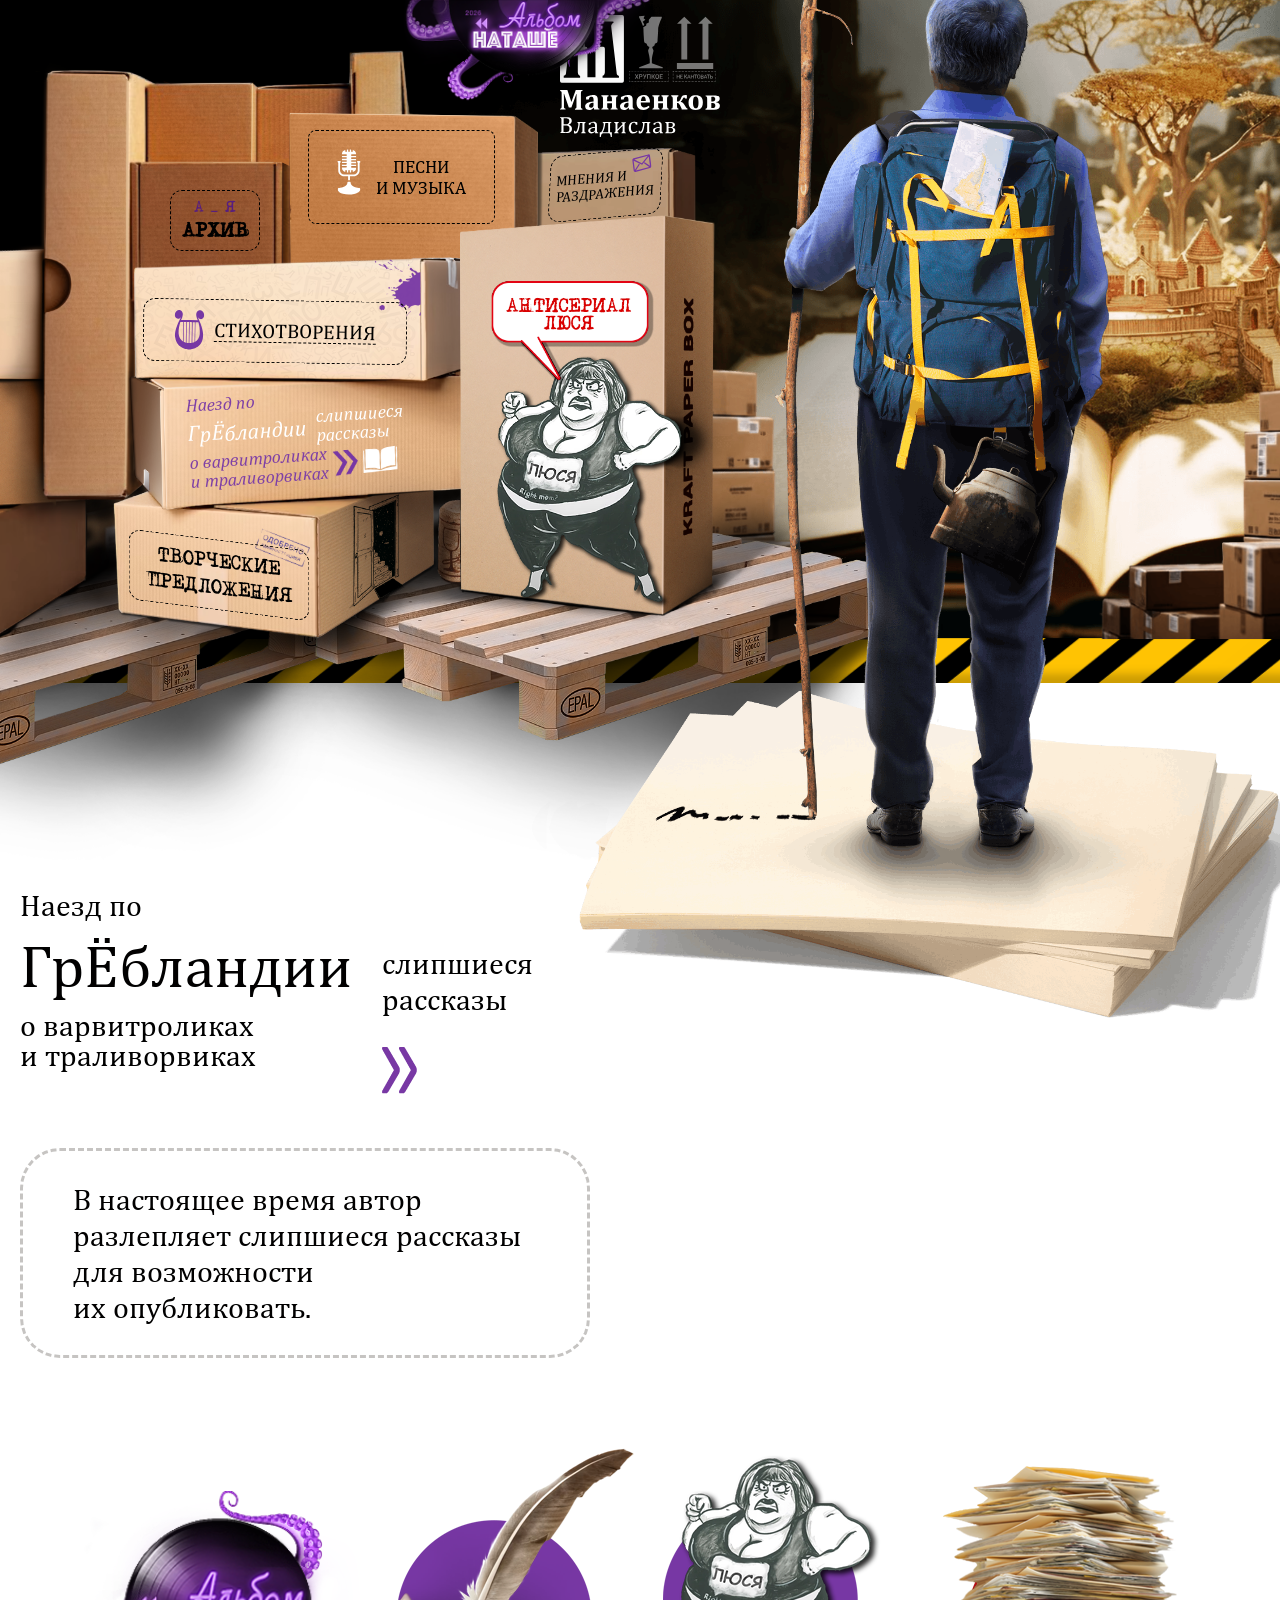
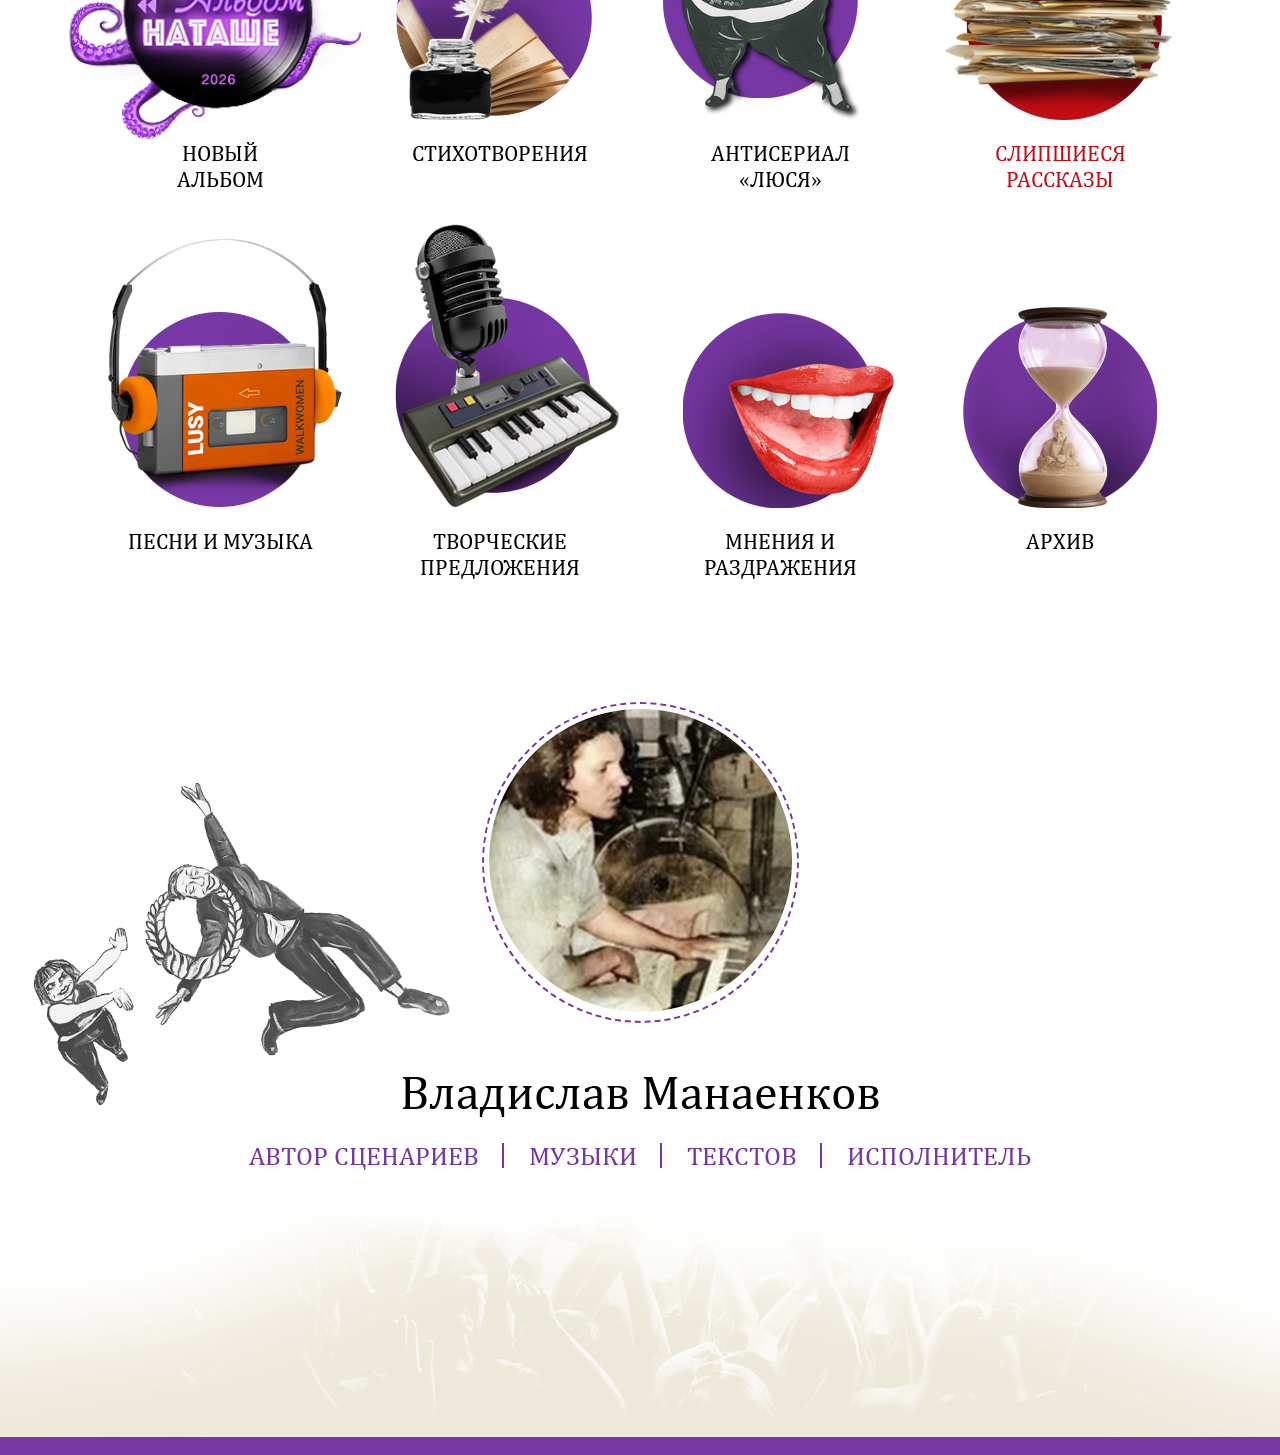
<file: stuck-stories.html>
<!DOCTYPE html>
<html lang="ru" class="fixed">
  <head>
    <meta charset="UTF-8" />
    <meta http-equiv="X-UA-Compatible" content="IE=edge" />
    <meta name="viewport" content="width=device-width, initial-scale=1" />
    <meta http-equiv="x-ua-compatible" content="IE=edge" />
    <title>Владислав Манаенков СЦЕНАРИИ | МУЗЫКА | ТЕКСТЫ | ИСПОЛНИТЕЛЬ</title>
    <link rel="stylesheet" href="css/magnific-popup.css" />
    <link rel="stylesheet" href="css/style.css" />
  </head>

  <body>
    <div class="header header2 line stories-header">
      <div class="wrapper">
        <a href="album-to-natasha.html" class="new-img">
          <img src="img/new-logo.png" alt="">
        </a>
        <a href="archive.html" class="archive">
          <span class="small-text">А _ я</span>
          <span class="text">Архив</span>
          <img src="img/Strelka-white.svg" alt="" class="arrow" />
        </a>
        <a href="music.html" class="song">
          <img src="img/song-icon.svg" alt="" class="icon" />
          <span class="text"
            >Песни <br />
            и музыка</span
          >
          <img src="img/Strelka-white.svg" alt="" class="arrow" />
        </a>
        <a href="opinions-irritation.html" class="opinions">
          <svg
            width="58"
            height="49"
            viewBox="0 0 58 49"
            fill="none"
            xmlns="http://www.w3.org/2000/svg"
          >
            <path
              d="M46.1 0.706024L4.50001 8.40602C2.00001 8.90602 0.300012 11.306 0.700012 13.906L6.30001 44.306C6.80001 46.806 9.20001 48.506 11.8 48.106L53.4 40.406C55.9 39.906 57.6 37.506 57.2 34.906L51.6 4.40602C51.1 1.90602 48.6 0.206024 46.1 0.706024ZM38.4 23.106C37.6 22.506 36.4 22.706 35.8 23.506C35.2 24.306 35.4 25.506 36.2 26.106L51 37.006L12.7 44.106L22.7 28.606C23.3 27.706 23 26.606 22.1 26.006C21.2 25.406 20.1 25.706 19.5 26.606L9.60001 42.106L4.60001 15.006L28.4 28.506C28.8 28.706 29.2 28.806 29.6 28.706C30 28.606 30.4 28.406 30.7 28.106L48.1 7.00603L53.1 34.106L38.4 23.106ZM6.50001 11.806L45.4 4.60603L29 24.506L6.50001 11.806Z"
            />
          </svg>
          <span
            >Мнения и <br />
            раздражения</span
          >
        </a>
        <a href="index.html" class="logo">
          <img src="img/logo.svg" alt="" />
        </a>
        <a href="poems.html" class="poems">
          <svg
            width="45"
            height="61"
            viewBox="0 0 45 61"
            fill="none"
            xmlns="http://www.w3.org/2000/svg"
          >
            <path
              d="M35.4 11.9C35.5 11.8 35.5 11.7 35.7 11.7C37.2 13.6 39.4 14.6 41.4 14C44.2 13.1 45.6 9.60001 44.5 6.00001C43.5 2.80001 40.9 0.700008 38.3 1.00001C38.3 1.00001 33.5 1.00001 32.9 7.00001C32.8 8.50001 33.2 10.3 33.7 11.9C33.7 11.9 33.7 12 33.8 12.1C34.3 13.4 34.8 14.5 35.1 15.2C35.2 15.4 35.3 15.6 35.3 15.8H24.3H21.4H10.4C10.5 15.6 10.6 15.4 10.6 15.2C11 14.5 11.5 13.4 11.9 12.1C12 12 12 11.9 12 11.9C12.5 10.3 12.9 8.50001 12.8 7.00001C12.2 1.00001 7.40001 1.00001 7.40001 1.00001C4.80001 0.700008 2.20001 2.80001 1.20001 6.00001C0.100012 9.50001 1.50001 13.1 4.30001 14C6.30001 14.6 8.50001 13.7 10 11.7C10.1 11.7 10.2 11.8 10.3 11.9H10.2C10.2 11.9 -0.799988 31.8 2.20001 43.3C4.90001 59.4 21.5 60.1 22.7 60.2C23.9 60.2 40.7 59.5 43.4 43.3C46.5 31.8 35.5 11.9 35.4 11.9ZM31.1 18.9V48.6C30.1 49.1 29 49.5 27.8 49.8V18.9H31.1ZM24.3 18.9H26.7V50.1C25.6 50.3 24.5 50.4 23.4 50.4V18.9H24.3ZM21.4 18.9H22.4V50.4C21.3 50.4 20.1 50.3 19.1 50.1V18.9H21.4ZM18.1 18.9V49.8C16.9 49.5 15.8 49.1 14.8 48.6V18.9H18.1ZM7.00001 36.4C6.60001 29.6 7.90001 23.4 9.30001 18.9H13.8V48.1C10 45.8 7.40001 41.9 7.00001 36.4ZM38.7 36.4C38.3 41.9 35.8 45.8 32 48.1V18.9H36.4C37.8 23.4 39.1 29.6 38.7 36.4Z"
            />
          </svg>
          <span>Стихотворения</span>
        </a>
        <a href="creative-suggestions.html" class="offers-btn">
          <span
            >Творческие<br />
            предложения</span
          >
        </a>
        <a href="stuck-stories.html" class="info-back active">
          <span>Наезд по </span>
          <div class="info">
            <p><span>Г</span> р <span>Ё</span> бландии</p>
            <span class="small">слипшиеся рассказы</span>
          </div>
          <div class="info">
            <span
              >о варвитроликах <br />
              и траливорвиках</span
            >
            <img src="img/info-icon1.png" alt="" />
            <img src="img/info-icon2.png" alt="" />
          </div>
        </a>
        <a href="home.html" class="lucy-img lucy2-img">
          <img src="img/lucy-desktop2.png" alt="" />
        </a>
        <div class="drop-menu">
          <span class="line"></span>
          <span class="line"></span>
          <span class="line"></span>
        </div>
        <a href="home.html" class="lucy-mobile archive-mobile">
          <img src="img/archive-mobile-img.png" alt="" />
        </a>
        <div class="stuck-img-wrap">
          <img src="img/tourist.png" alt="" class="bg" />
        </div>
      </div>
      <img src="img/box-left.png" alt="" class="left-img" />
      <img src="img/box-right.png" alt="" class="right-img" />
      <img
        src="img/box-left-mobile.png"
        alt=""
        class="mobile-hide left-img-mobile"
      />
      <img
        src="img/box-right-mobile.png"
        alt=""
        class="mobile-hide right-img-mobile"
      />
      <div class="header-menu-wrap">
        <div class="top">
          <a href="index.html" class="mobile-logo">
            <img src="img/mobile-logo.png" alt="" />
          </a>
          <button class="close" type="button">
            <img src="img/close-menu.png" alt="" />
          </button>
        </div>
        <ul class="main-menu">
          <li>
            <a href="album-to-natasha.html">
              <img src="img/menu-icon11.png" alt="" class="menu-icon" />
              <span>Альбом Наташе</span>
              <img src="img/menu-arrow.png" alt="" class="arrow" />
            </a>
          </li>
          <li>
            <a href="poems.html">
              <img src="img/menu-icon1.png" alt="" class="menu-icon" />
              <span>стихотворения</span>
              <img src="img/menu-arrow.png" alt="" class="arrow" />
            </a>
          </li>
          <li>
            <a href="home.html">
              <img src="img/menu-icon2.png" alt="" class="menu-icon" />
              <span>Антисериал «люся»</span>
              <img src="img/menu-arrow.png" alt="" class="arrow" />
            </a>
          </li>
          <li>
            <a href="stuck-stories.html">
              <img src="img/menu-icon3.png" alt="" class="menu-icon" />
              <span>слипшиеся рассказы</span>
              <img src="img/menu-arrow.png" alt="" class="arrow" />
            </a>
          </li>
          <li>
            <a href="music.html">
              <img src="img/menu-icon4.png" alt="" class="menu-icon" />
              <span>Песни и музыка</span>
              <img src="img/menu-arrow.png" alt="" class="arrow" />
            </a>
          </li>
          <li>
            <a href="creative-suggestions.html">
              <img src="img/menu-icon5.png" alt="" class="menu-icon" />
              <span>Творческие предложения</span>
              <img src="img/menu-arrow.png" alt="" class="arrow" />
            </a>
          </li>
          <li>
            <a href="opinions-irritation.html">
              <img src="img/menu-icon6.png" alt="" class="menu-icon" />
              <span>Мнения и раздражения</span>
              <img src="img/menu-arrow.png" alt="" class="arrow" />
            </a>
          </li>
          <li>
            <a href="archive.html">
              <img src="img/menu-icon7.png" alt="" class="menu-icon" />
              <span>Архив</span>
              <img src="img/menu-arrow.png" alt="" class="arrow" />
            </a>
          </li>
        </ul>
      </div>
    </div>

    <main class="zIndex no-bg">
      <div class="stuck-wrap">
        <div class="wrapper">
          <div class="wrap">
            <div class="text-wrap">
              <span>Наезд по </span>
              <p>ГрЁбландии</p>
              <span
                >о варвитроликах <br />
                и траливорвиках</span
              >
            </div>
            <div class="texts">
              <span>слипшиеся рассказы</span>
              <img src="img/text-arrow.png" alt="" />
            </div>
          </div>
          <div class="soon">
            <span>
              В настоящее время автор разлепляет слипшиеся рассказы для
              возможности <br />
              их опубликовать.
            </span>
          </div>
        </div>
      </div>

      <div class="info-items-wrap mt mtMobile">
        <div class="wrapper">
          <div class="info-items">
            <a href="album-to-natasha.html" class="info-item new-item no-hover">
              <img src="img/circle-mobile.png" alt="" class="circle-mobile" />
              <img src="img/archive-mobile.png" alt="" class="mobile-img" />
              <span class="img-wrap">
                <img src="img/new-circle.png" alt="" class="img1" />
                <img src="img/new-circle.png" alt="" class="img2" />
              </span>
              <span class="text">Новый <br> альбом</span>
            </a>
            <a href="poems.html" class="info-item">
              <img src="img/circle-mobile.png" alt="" class="circle-mobile" />
              <img src="img/archive-mobile.png" alt="" class="mobile-img" />
              <span class="img-wrap">
                <img src="img/info-img1.png" alt="" class="img1" />
                <img src="img/info-img1-hover.png" alt="" class="img2" />
              </span>
              <span class="text">стихотворения</span>
            </a>
            <a href="home.html" class="info-item">
              <img src="img/circle-mobile.png" alt="" class="circle-mobile" />
              <img src="img/archive-mobile.png" alt="" class="mobile-img" />
              <span class="img-wrap">
                <img src="img/info-img2.png" alt="" class="img1" />
                <img src="img/info-img2-hover.png" alt="" class="img2" />
              </span>
              <span class="text"
                >Антисериал <br />
                «люся»</span
              >
            </a>
            <a href="stuck-stories.html" class="info-item active">
              <img src="img/circle-mobile.png" alt="" class="circle-mobile" />
              <img
                src="img/stories-mobile.png"
                alt=""
                class="mobile-img stories-img"
              />
              <span class="img-wrap">
                <img src="img/info-img3.png" alt="" class="img1" />
                <img src="img/info-img3-hover.png" alt="" class="img2" />
              </span>
              <span class="text">слипшиеся рассказы</span>
            </a>
            <a href="music.html" class="info-item">
              <img src="img/circle-mobile.png" alt="" class="circle-mobile" />
              <img src="img/archive-mobile.png" alt="" class="mobile-img" />
              <span class="img-wrap">
                <img src="img/info-img4.png" alt="" class="img1" />
                <img src="img/info-img4-hover.png" alt="" class="img2" />
              </span>
              <span class="text">Песни и музыка</span>
            </a>
            <a href="creative-suggestions.html" class="info-item">
              <img src="img/circle-mobile.png" alt="" class="circle-mobile" />
              <img
                src="img/creative-mobile.png"
                alt=""
                class="mobile-img creative-img"
              />
              <span class="img-wrap">
                <img src="img/info-img5.png" alt="" class="img1" />
                <img src="img/info-img5-hover.png" alt="" class="img2" />
              </span>
              <span class="text">Творческие предложения</span>
            </a>
            <a href="opinions-irritation.html" class="info-item">
              <img src="img/circle-mobile.png" alt="" class="circle-mobile" />
              <img
                src="img/opinions-irritation-mobile.png"
                alt=""
                class="mobile-img opinions-img"
              />
              <span class="img-wrap">
                <img src="img/info-img6.png" alt="" class="img1" />
                <img src="img/info-img6-hover.png" alt="" class="img2" />
              </span>
              <span class="text">Мнения и раздражения</span>
            </a>
            <a href="archive.html" class="info-item">
              <img src="img/circle-mobile.png" alt="" class="circle-mobile" />
              <img src="img/archive-mobile.png" alt="" class="mobile-img" />
              <span class="img-wrap">
                <img src="img/info-img7.png" alt="" class="img1" />
                <img src="img/info-img7-hover.png" alt="" class="img2" />
              </span>
              <span class="text">Архив</span>
            </a>
          </div>
        </div>
      </div>

      <div class="bottom-info">
        <div class="wrapper">
          <img src="img/info-img.png" alt="" class="info-img" />
          <div class="info-wrap">
            <div class="img-wrap">
              <img src="img/person-img.png" alt="" />
            </div>
            <p class="name">Владислав Манаенков</p>
            <ul class="links">
              <li><span>Автор сценариев</span></li>
              <li><span>музыки</span></li>
              <li><span>текстов</span></li>
              <li><span>исполнитель</span></li>
            </ul>
          </div>
        </div>
        <div
          class="bg"
          style="background-image: url(img/bottom-info-bg.png)"
        ></div>
      </div>
    </main>

    <script src="js/jquery-3.4.1.min.js"></script>
    <script src="js/jquery.magnific-popup.min.js"></script>
    <script src="js/gsap.min.js"></script>
    <script src="js/ScrollTrigger.min.js"></script>
    <script src="js/slick.min.js"></script>
    <script src="js/script.js"></script>
  </body>
</html>
</file>
<file: css/style.css>
body,
html {
  overflow-x: hidden;
  font-family: "Cambria";
}
body.overflow,
html.overflow {
  overflow: hidden !important;
}

* {
  box-sizing: border-box;
  margin: 0;
  padding: 0;
  font-family: "Cambria";
  color: #010000;
}

input,
textarea {
  border: none;
}
input:focus,
textarea:focus {
  outline: none;
}

input::-webkit-outer-spin-button,
input::-webkit-inner-spin-button {
  -webkit-appearance: none;
  margin: 0;
}

input[type=number] {
  -moz-appearance: textfield;
}

video::-webkit-media-controls {
  display: none !important;
}

button {
  cursor: pointer;
  border: none;
  transition: 0.3s;
  background: none;
}
button:focus {
  outline: none;
}

ul {
  list-style-type: none;
  margin: 0;
  padding: 0;
}

span {
  display: inline-block;
}

a {
  text-decoration: none;
  transition: 0.3s;
  display: inline-block;
}
a:hover {
  text-decoration: none;
}
a:focus {
  outline: none;
}

.wrapper {
  max-width: 1920px;
  width: 100%;
  margin: 0 auto;
}

.btn {
  display: -webkit-inline-box;
  display: -ms-inline-flexbox;
  display: inline-flex;
  -webkit-box-align: center;
  -ms-flex-align: center;
  align-items: center;
  -webkit-box-pack: center;
  -ms-flex-pack: center;
  justify-content: center;
  border-radius: 50px;
  padding: 20px 60px;
  color: #000;
  font-weight: 500;
  font-size: 18px;
  text-transform: uppercase;
  border: 3px solid #9f9f9f;
}
@media (max-width: 1024px) {
  .btn {
    padding: 15px 40px;
    font-size: 16px;
  }
}
.btn:hover {
  background: #7737a4;
  color: white;
  border-color: #7737a4;
}

.purple-btn {
  display: -webkit-inline-box;
  display: -ms-inline-flexbox;
  display: inline-flex;
  -webkit-box-align: center;
  -ms-flex-align: center;
  align-items: center;
  -webkit-box-pack: center;
  -ms-flex-pack: center;
  justify-content: center;
  border-radius: 20px;
  max-width: 350px;
  width: 100%;
  padding: 20px 60px;
  color: #fff;
  font-weight: 500;
  background: #7737a4;
  font-size: 24px;
  text-transform: uppercase;
  border: 3px solid #250c05;
}
@media (max-width: 1024px) {
  .purple-btn {
    padding: 15px 40px;
    font-size: 16px;
  }
}
.purple-btn:hover {
  border-color: #7737a4;
  background: #fff;
  color: #7737a4;
}

main.grey-bg {
  background: #f6f6f6;
}
main.grey-bg .title-style {
  margin-bottom: 0;
}
@media (max-width: 1024px) {
  main.grey-bg .archive-wrap {
    padding-top: 20px;
  }
}

.video-style {
  max-width: 1440px;
  width: 100%;
  margin: 0 auto;
  padding: 50px 0;
}
@media (max-width: 1024px) {
  .video-style {
    padding-bottom: 20px;
  }
}
.video-style iframe {
  width: 100%;
  height: 800px;
}
@media (max-width: 1440px) {
  .video-style iframe {
    height: 57vw;
  }
}

.listen-blue-btn {
  background: blueviolet;
  padding: 10px 20px;
  border-radius: 12px;
  margin-top: 10px;
  display: flex;
  align-items: center;
  justify-content: center;
}
@media (max-width: 767px) {
  .listen-blue-btn {
    padding: 10px;
    margin-right: 0px;
    border-radius: 4px;
  }
}
.listen-blue-btn img {
  margin-right: 10px;
  width: 34px;
  height: 34px;
}
@media (max-width: 767px) {
  .listen-blue-btn img {
    margin-right: 5px;
    width: 20px;
    height: 20px;
  }
}
.listen-blue-btn span {
  color: white !important;
  font-size: 16px;
}
@media (max-width: 767px) {
  .listen-blue-btn span {
    font-size: 12px;
    white-space: nowrap;
  }
}

main {
  position: relative;
  z-index: 0;
}
main:after {
  content: "";
  position: absolute;
  top: 0;
  left: 50%;
  transform: translateX(-50%);
  background: url(../img/bg-main.png);
  background-repeat: no-repeat;
  background-size: cover;
  background-position: center center;
  width: 100%;
  height: 100%;
  z-index: -1;
}
@media (max-width: 767px) {
  main:after {
    content: none;
  }
}
main.no-bg:after {
  content: none;
}
main.overflow {
  overflow-y: hidden;
}
@media (max-width: 1024px) {
  main.overflow {
    overflow: visible;
  }
}

.mfp-fade.mfp-bg {
  opacity: 0;
  -webkit-transition: all 0.15s ease-out;
  -moz-transition: all 0.15s ease-out;
  transition: all 0.15s ease-out;
}

.mfp-fade.mfp-bg.mfp-ready {
  opacity: 0.8;
}

.mfp-fade.mfp-bg.mfp-removing {
  opacity: 0;
}

.mfp-fade.mfp-wrap .mfp-content {
  opacity: 0;
  -webkit-transition: all 0.15s ease-out;
  -moz-transition: all 0.15s ease-out;
  transition: all 0.15s ease-out;
}

.mfp-fade.mfp-wrap.mfp-ready .mfp-content {
  opacity: 1;
}

.mfp-fade.mfp-wrap.mfp-removing .mfp-content {
  opacity: 0;
}

.drop-menu {
  -webkit-box-orient: vertical;
  -webkit-box-direction: normal;
  -ms-flex-direction: column;
  flex-direction: column;
  -webkit-box-pack: center;
  -ms-flex-pack: center;
  justify-content: center;
  cursor: pointer;
  display: none;
}
@media (max-width: 767px) {
  .drop-menu {
    display: -webkit-box;
    display: -ms-flexbox;
    display: flex;
  }
}
.drop-menu .line {
  width: 60px;
  height: 10px;
  background-color: #fff;
  display: block;
  margin: 4px auto;
  -webkit-transition: all 0.2s ease-in-out;
  -o-transition: all 0.2s ease-in-out;
  transition: all 0.2s ease-in-out;
}

.mobile-image {
  display: none;
}
@media (max-width: 767px) {
  .mobile-image {
    display: block;
    position: absolute;
    width: 130px;
    top: 390px;
    left: 0px;
    z-index: 10;
  }
  .mobile-image img {
    width: 100%;
  }
}

.header {
  position: relative;
  z-index: 1;
  height: 661px;
}
@media (max-width: 1920px) {
  .header {
    height: 510px;
  }
}
@media (max-width: 1400px) {
  .header {
    height: 340px;
  }
}
@media (max-width: 1024px) {
  .header {
    height: 310px;
  }
}
@media (max-width: 767px) {
  .header {
    height: 90vw;
  }
}
.header .header-menu-wrap {
  display: none;
}
@media (max-width: 767px) {
  .header .header-menu-wrap {
    position: absolute;
    top: 0;
    left: 0;
    width: 100%;
    height: 100vh;
    overflow-y: auto;
    z-index: 100;
    background: #282828;
    display: -webkit-box;
    display: -ms-flexbox;
    display: flex;
    -webkit-box-orient: vertical;
    -webkit-box-direction: normal;
    -ms-flex-direction: column;
    flex-direction: column;
    transform: translateY(-100%);
    visibility: hidden;
    padding-bottom: 20px;
    opacity: 0;
    transition: 0.3s;
  }
  .header .header-menu-wrap.open {
    transform: translateY(0);
    visibility: visible;
    opacity: 1;
  }
  .header .header-menu-wrap .top {
    display: -webkit-box;
    display: -ms-flexbox;
    display: flex;
    -webkit-box-pack: justify;
    -ms-flex-pack: justify;
    justify-content: space-between;
    -webkit-box-align: center;
    -ms-flex-align: center;
    align-items: center;
    padding: 20px;
  }
  .header .header-menu-wrap .top .close {
    display: -webkit-inline-box;
    display: -ms-inline-flexbox;
    display: inline-flex;
    width: 40px;
  }
  .header .header-menu-wrap .top .close img {
    max-width: 100%;
    max-height: 100%;
  }
  .header .header-menu-wrap .top .mobile-logo {
    display: -webkit-inline-box;
    display: -ms-inline-flexbox;
    display: inline-flex;
    width: 230px;
  }
  .header .header-menu-wrap .top .mobile-logo img {
    max-width: 100%;
    max-height: 100%;
  }
  .header .header-menu-wrap .main-menu li:nth-child(4) .menu-icon {
    left: 20px;
  }
  .header .header-menu-wrap .main-menu li:nth-child(6) .menu-icon {
    left: 15px !important;
    bottom: 0 !important;
  }
  .header .header-menu-wrap .main-menu li:nth-child(5) .menu-icon {
    left: 5px;
  }
  .header .header-menu-wrap .main-menu li:nth-child(8) .menu-icon {
    left: 20px !important;
    width: 120px !important;
  }
  .header .header-menu-wrap .main-menu li a {
    width: 100%;
    display: -webkit-box;
    display: -ms-flexbox;
    display: flex;
    -webkit-box-align: center;
    -ms-flex-align: center;
    align-items: center;
    -webkit-box-pack: justify;
    -ms-flex-pack: justify;
    justify-content: space-between;
    height: 80px;
    background: #7737a4;
    border-bottom: 1px dashed #fff;
    padding: 20px;
    position: relative;
    padding-left: 130px;
  }
  .header .header-menu-wrap .main-menu li a .menu-icon {
    position: absolute;
    left: 0px;
    bottom: 0;
    width: 120px;
  }
  .header .header-menu-wrap .main-menu li a .arrow {
    width: 20px;
  }
  .header .header-menu-wrap .main-menu li a .arrow img {
    width: 26px;
  }
  .header .header-menu-wrap .main-menu li a span {
    font-size: 17px;
    color: white;
    font-weight: 400;
    text-transform: uppercase;
    max-width: 150px;
  }
  .header .header-menu-wrap .main-menu li:nth-child(1) .menu-icon {
    width: 140px;
  }
  .header .header-menu-wrap .main-menu li:nth-child(2) .menu-icon {
    width: 180px;
  }
  .header .header-menu-wrap .main-menu li:nth-child(3) .menu-icon {
    width: 160px;
    left: 10px;
  }
  .header .header-menu-wrap .main-menu li:nth-child(4) .menu-icon {
    width: 130px;
  }
  .header .header-menu-wrap .main-menu li:nth-child(5) .menu-icon {
    width: 150px;
  }
  .header .header-menu-wrap .main-menu li:nth-child(6) .menu-icon {
    width: 130px;
    bottom: -10px;
    left: -5px;
  }
  .header .header-menu-wrap .main-menu li:nth-child(7) .menu-icon {
    width: 120px;
    left: 10px;
  }
}
.header:after {
  content: "";
  background: url(../img/header-bg.jpg);
  background-repeat: no-repeat;
  background-size: cover;
  background-position: center center;
  position: absolute;
  top: 0;
  left: 0;
  width: 100%;
  height: 100%;
  z-index: -1;
}
@media (max-width: 767px) {
  .header:after {
    background: url(../img/header-mobile-bg.png);
    background-size: cover;
    background-repeat: no-repeat;
    background-position: center center;
  }
}
.header .wrapper {
  position: relative;
  z-index: 0;
}
@media (max-width: 1920px) {
  .header .wrapper {
    max-width: 1400px;
  }
}
@media (max-width: 1400px) {
  .header .wrapper {
    max-width: 1024px;
  }
}
@media (max-width: 1024px) {
  .header .wrapper {
    max-width: 767px;
  }
}
.header .wrapper .new-img {
  position: absolute;
  top: 0;
  left: 500px;
  z-index: 111;
  display: -webkit-box;
  display: -ms-flexbox;
  display: flex;
}
@media (max-width: 1920px) {
  .header .wrapper .new-img {
    width: 400px;
    left: 335px;
  }
  .header .wrapper .new-img img {
    width: 100%;
  }
}
@media (max-width: 1400px) {
  .header .wrapper .new-img {
    width: 250px;
    left: 275px;
  }
}
@media (max-width: 1024px) {
  .header .wrapper .new-img {
    width: 210px;
    left: 175px;
  }
}
@media (max-width: 767px) {
  .header .wrapper .new-img {
    display: none;
  }
}
.header .wrapper .new-img.style2 {
  left: 560px;
}
@media (max-width: 1920px) {
  .header .wrapper .new-img.style2 {
    left: 0;
  }
}
@media (max-width: 1024px) {
  .header .wrapper .new-img.style2 {
    left: 200px;
  }
}
@media (max-width: 1024px) {
  .header .wrapper .new-img.home-new {
    top: 598px;
    left: -10px;
  }
}
@media (max-width: 767px) {
  .header .wrapper .new-img.home-new.home-new {
    display: none;
  }
}
.header .wrapper .archive-link {
  position: absolute;
  top: 40px;
  left: 214px;
  z-index: 2;
  display: -webkit-inline-box;
  display: -ms-inline-flexbox;
  display: inline-flex;
}
@media (max-width: 1920px) {
  .header .wrapper .archive-link {
    top: 30px;
    left: 123px;
    width: 138px;
  }
}
@media (max-width: 1400px) {
  .header .wrapper .archive-link {
    top: 21px;
    left: 127px;
    width: 90px;
  }
}
@media (max-width: 1024px) {
  .header .wrapper .archive-link {
    left: 30px;
    top: 17px;
  }
}
@media (max-width: 767px) {
  .header .wrapper .archive-link {
    display: none;
  }
}
.header .wrapper .archive-link img {
  max-width: 100%;
  max-height: 100%;
}
.header .wrapper .archive-link span {
  position: absolute;
  top: 26px;
  left: 50%;
  text-transform: uppercase;
  color: white;
  font-size: 20px;
  transform: translateX(-50%);
}
@media (max-width: 1920px) {
  .header .wrapper .archive-link span {
    font-size: 18px;
    top: 21px;
  }
}
@media (max-width: 1400px) {
  .header .wrapper .archive-link span {
    top: 13px;
    width: 90px;
    font-size: 14px;
    text-align: center;
  }
}
.header .wrapper .lucy-mobile {
  display: none;
}
@media (max-width: 767px) {
  .header .wrapper .lucy-mobile {
    display: block;
    max-width: 100%;
    max-height: 100%;
    margin-bottom: -50px;
    padding-top: 50px;
  }
}
.header .wrapper .lucy-mobile.new-mobile {
  padding-top: 0;
}
.header .wrapper .lucy-mobile.archive-mobile {
  padding-top: 170px;
}
.header .wrapper .lucy-mobile.music-mobile {
  padding-top: 0;
}
.header .wrapper .lucy-mobile img {
  max-width: 100%;
  max-height: 100%;
  width: 100%;
}
.header .wrapper .archive {
  display: -webkit-inline-box;
  display: -ms-inline-flexbox;
  display: inline-flex;
  -webkit-box-orient: vertical;
  -webkit-box-direction: normal;
  -ms-flex-direction: column;
  flex-direction: column;
  -webkit-box-pack: center;
  -ms-flex-pack: center;
  justify-content: center;
  -webkit-box-align: center;
  -ms-flex-align: center;
  align-items: center;
  position: absolute;
  top: 40px;
  border-radius: 12px;
  padding: 14px 26px;
  border: 2px dashed #000;
  left: 235px;
  z-index: 2;
}
@media (max-width: 1920px) {
  .header .wrapper .archive {
    top: 26px;
    left: 133px;
    padding: 12px 20px;
  }
}
@media (max-width: 1400px) {
  .header .wrapper .archive {
    top: 18px;
    left: 135px;
    padding: 6px 11px;
    border-width: 1px;
  }
}
@media (max-width: 1024px) {
  .header .wrapper .archive {
    border-radius: 8px;
    left: 39px;
    top: 16px;
  }
}
@media (max-width: 767px) {
  .header .wrapper .archive {
    display: none;
  }
}
.header .wrapper .archive .arrow {
  width: 34px;
  margin-top: 8px;
  display: none;
  transition: 0.3s;
}
@media (max-width: 1920px) {
  .header .wrapper .archive .arrow {
    width: 28px;
  }
}
@media (max-width: 1024px) {
  .header .wrapper .archive .arrow {
    font-size: 20px;
  }
}
.header .wrapper .archive .small-text {
  font-size: 18px;
  font-weight: 500;
  color: #571d7f;
  text-align: center;
  display: block;
  text-transform: uppercase;
  font-family: "DS Moster";
}
@media (max-width: 1920px) {
  .header .wrapper .archive .small-text {
    font-size: 17px;
  }
}
@media (max-width: 1400px) {
  .header .wrapper .archive .small-text {
    font-size: 14px;
  }
}
.header .wrapper .archive .text {
  font-size: 26px;
  font-weight: bold;
  color: black;
  display: block;
  text-transform: uppercase;
  font-family: "DS Moster";
}
@media (max-width: 1920px) {
  .header .wrapper .archive .text {
    font-size: 24px;
  }
}
@media (max-width: 1400px) {
  .header .wrapper .archive .text {
    font-size: 18px;
  }
}
@media (max-width: 1024px) {
  .header .wrapper .archive .text {
    font-size: 16px;
  }
}
.header .wrapper .archive.active {
  top: 27px;
  left: 226px;
  border-color: #9e9e9e;
}
@media (max-width: 1920px) {
  .header .wrapper .archive.active {
    top: 19px;
    left: 134px;
    padding: 8px 20px;
  }
}
@media (max-width: 1400px) {
  .header .wrapper .archive.active {
    top: 11px;
    left: 134px;
    padding: 6px 12px;
    border-width: 1px;
  }
}
@media (max-width: 1024px) {
  .header .wrapper .archive.active {
    border-radius: 8px;
    left: 38px;
    top: 11px;
    padding: 2px 10px;
  }
}
@media (max-width: 767px) {
  .header .wrapper .archive.active {
    display: none;
  }
}
.header .wrapper .archive.active .arrow {
  display: block;
}
@media (max-width: 1920px) {
  .header .wrapper .archive.active .arrow {
    width: 24px;
  }
}
@media (max-width: 1400px) {
  .header .wrapper .archive.active .arrow {
    width: 16px;
    margin-top: 4px;
  }
}
.header .wrapper .archive.active .small-text {
  color: white;
}
@media (max-width: 1920px) {
  .header .wrapper .archive.active .small-text {
    font-size: 16px;
  }
}
@media (max-width: 1400px) {
  .header .wrapper .archive.active .small-text {
    font-size: 12px;
  }
}
.header .wrapper .archive.active .text {
  color: white;
}
@media (max-width: 1920px) {
  .header .wrapper .archive.active .text {
    font-size: 20px;
  }
}
@media (max-width: 1400px) {
  .header .wrapper .archive.active .text {
    font-size: 14px;
  }
}
@media (max-width: 1024px) {
  .header .wrapper .archive.active .text {
    font-size: 14px;
  }
}
.header .wrapper .archive:hover {
  border-color: #9e9e9e;
}
.header .wrapper .archive:hover .small-text {
  color: white;
}
.header .wrapper .archive:hover .text {
  color: white;
}
.header .wrapper .song {
  border: 2px dashed black;
  padding: 15px 25px;
  display: -webkit-inline-box;
  display: -ms-inline-flexbox;
  display: inline-flex;
  -webkit-box-orient: vertical;
  -webkit-box-direction: normal;
  -ms-flex-direction: column;
  flex-direction: column;
  -webkit-box-align: center;
  -ms-flex-align: center;
  align-items: center;
  border-radius: 12px;
  position: absolute;
  top: 173px;
  left: 228px;
  z-index: 2;
}
.header .wrapper .song.active {
  border-color: #9e9e9e;
  top: 157px;
  left: 228px;
}
@media (max-width: 1920px) {
  .header .wrapper .song.active {
    padding: 10px 20px;
    top: 119px;
    left: 133px;
    border-radius: 8px;
  }
}
@media (max-width: 1400px) {
  .header .wrapper .song.active {
    top: 83px;
    left: 132px;
    padding: 5px 15px;
  }
}
@media (max-width: 1024px) {
  .header .wrapper .song.active {
    top: 76px;
    left: 40px;
  }
}
@media (max-width: 767px) {
  .header .wrapper .song.active {
    display: none;
  }
}
@media (max-width: 1024px) {
  .header .wrapper .song.active .icon {
    margin-bottom: 5px;
    width: 16px;
  }
}
.header .wrapper .song.active .arrow {
  opacity: 1;
  display: block;
}
.header .wrapper .song.active .text {
  color: white;
}
@media (max-width: 1024px) {
  .header .wrapper .song.active .text {
    font-size: 10px;
  }
}
.header .wrapper .song.active:hover .text {
  color: white;
}
@media (max-width: 1920px) {
  .header .wrapper .song {
    padding: 10px 20px;
    top: 130px;
    left: 133px;
  }
}
@media (max-width: 1400px) {
  .header .wrapper .song {
    padding: 5px 10px;
    border-width: 1px;
    border-radius: 8px;
    top: 92px;
    left: 138px;
  }
}
@media (max-width: 1024px) {
  .header .wrapper .song {
    top: 82px;
    left: 44px;
  }
}
@media (max-width: 767px) {
  .header .wrapper .song {
    display: none;
  }
}
.header .wrapper .song:hover {
  border-color: #9e9e9e;
}
.header .wrapper .song:hover .text {
  color: #fff;
}
.header .wrapper .song:hover .arrow {
  opacity: 1;
}
.header .wrapper .song .icon {
  margin-bottom: 10px;
}
@media (max-width: 1920px) {
  .header .wrapper .song .icon {
    width: 30px;
  }
}
@media (max-width: 1400px) {
  .header .wrapper .song .icon {
    width: 16px;
  }
}
.header .wrapper .song .arrow {
  width: 34px;
  transition: 0.3s;
  opacity: 0;
  margin-top: 10px;
  display: none;
}
@media (max-width: 1920px) {
  .header .wrapper .song .arrow {
    width: 28px;
  }
}
@media (max-width: 1400px) {
  .header .wrapper .song .arrow {
    width: 20px;
    margin-top: 7px;
  }
}
.header .wrapper .song .text {
  font-size: 22px;
  color: black;
  text-transform: uppercase;
  font-weight: 500;
  text-align: center;
  transition: 0.3s;
}
@media (max-width: 1920px) {
  .header .wrapper .song .text {
    font-size: 18px;
  }
}
@media (max-width: 1400px) {
  .header .wrapper .song .text {
    font-size: 12px;
  }
}
@media (max-width: 1024px) {
  .header .wrapper .song .text {
    font-size: 10px;
  }
}
.header .wrapper .opinions {
  display: -webkit-inline-box;
  display: -ms-inline-flexbox;
  display: inline-flex;
  -webkit-box-align: center;
  -ms-flex-align: center;
  align-items: center;
  position: absolute;
  top: 388px;
  left: 280px;
  padding: 22px 36px;
  border-radius: 12px;
  border: 2px dashed #000;
  z-index: 2;
  transform: rotate(2.5deg);
  transition: 0.3s;
}
@media (max-width: 1920px) {
  .header .wrapper .opinions {
    top: 290px;
    left: 150px;
    transform: rotate(3deg);
    padding: 15px 16px;
  }
}
@media (max-width: 1400px) {
  .header .wrapper .opinions {
    top: 196px;
    left: 150px;
    padding: 10px 12px;
    border-width: 1px;
  }
}
@media (max-width: 1024px) {
  .header .wrapper .opinions {
    border-radius: 8px;
    left: 48px;
    top: 178px;
    padding: 5px 20px;
  }
}
@media (max-width: 767px) {
  .header .wrapper .opinions {
    display: none;
  }
}
.header .wrapper .opinions svg {
  transition: 0.3s;
}
@media (max-width: 1400px) {
  .header .wrapper .opinions svg {
    width: 40px;
  }
}
@media (max-width: 1024px) {
  .header .wrapper .opinions svg {
    width: 30px;
  }
}
.header .wrapper .opinions svg path {
  fill: #7737a4;
  transition: 0.3s;
}
.header .wrapper .opinions span {
  margin-left: 20px;
  border-left: 1px dashed #000;
  padding: 5px 0 5px 20px;
  transition: 0.3s;
  font-size: 26px;
  font-weight: 500;
  color: #000;
  text-transform: uppercase;
  max-width: 220px;
}
@media (max-width: 1400px) {
  .header .wrapper .opinions span {
    font-size: 18px;
    padding: 0;
    padding-left: 10px;
    margin-left: 10px;
    max-width: 140px;
  }
}
@media (max-width: 1024px) {
  .header .wrapper .opinions span {
    max-width: 120px;
    font-size: 16px;
  }
}
.header .wrapper .opinions.active {
  border-color: #fff;
}
.header .wrapper .opinions.active span {
  color: white;
  border-color: white;
}
.header .wrapper .opinions.active svg path {
  fill: white;
}
.header .wrapper .opinions:hover {
  border-color: #fff;
}
.header .wrapper .opinions:hover span {
  color: white;
  border-color: white;
}
.header .wrapper .opinions:hover svg path {
  fill: white;
}
.header .wrapper .logo {
  position: absolute;
  top: 100px;
  left: 460px;
  z-index: 2;
}
@media (max-width: 1920px) {
  .header .wrapper .logo {
    top: 82px;
    left: 316px;
    width: 240px;
  }
}
@media (max-width: 1400px) {
  .header .wrapper .logo {
    top: 56px;
    left: 255px;
    width: 160px;
  }
}
@media (max-width: 1024px) {
  .header .wrapper .logo {
    top: 55px;
    left: 153px;
    width: 140px;
  }
}
@media (max-width: 767px) {
  .header .wrapper .logo {
    width: 140px;
    top: 20px;
    left: 20px;
  }
}
.header .wrapper .logo.big {
  width: 290px;
  top: 112px;
  left: 474px;
}
@media (max-width: 1920px) {
  .header .wrapper .logo.big {
    width: 230px;
    top: 84px;
    left: 320px;
  }
}
@media (max-width: 1400px) {
  .header .wrapper .logo.big {
    width: 150px;
    top: 60px;
    left: 260px;
  }
}
@media (max-width: 1024px) {
  .header .wrapper .logo.big {
    width: 130px;
    top: 58px;
    left: 158px;
  }
}
@media (max-width: 767px) {
  .header .wrapper .logo.big {
    width: 190px;
    top: 20px;
    left: 20px;
  }
}
.header .wrapper .logo.big img {
  width: 100%;
}
.header .wrapper .logo img {
  transition: 0.3s;
  max-width: 100%;
  max-height: 100%;
}
.header .wrapper .logo:hover img {
  transform: scale(1.03);
}
@media (max-width: 767px) {
  .header .wrapper .drop-menu {
    position: absolute;
    top: 20px;
    right: 20px;
    z-index: 2;
  }
}
.header .wrapper .poems {
  border: 2px dashed #000;
  transform: rotate(1deg);
  transition: 0.3s;
  padding: 20px 34px;
  display: -webkit-inline-box;
  display: -ms-inline-flexbox;
  display: inline-flex;
  -webkit-box-align: center;
  -ms-flex-align: center;
  align-items: center;
  border-radius: 12px;
  position: absolute;
  top: 65px;
  left: 890px;
  z-index: 2;
}
.header .wrapper .poems.active {
  border-color: #7737a4;
}
@media (max-width: 1920px) {
  .header .wrapper .poems.active {
    left: 620px;
  }
}
@media (max-width: 1400px) {
  .header .wrapper .poems.active {
    left: 455px;
  }
}
@media (max-width: 1024px) {
  .header .wrapper .poems.active {
    left: 335px;
  }
}
.header .wrapper .poems.active span {
  color: #7737a4;
  border-color: #7737a4;
}
.header .wrapper .poems.active svg path {
  fill: #fff;
}
@media (max-width: 1920px) {
  .header .wrapper .poems {
    top: 50px;
    left: 620px;
    padding: 10px 30px;
  }
}
@media (max-width: 1400px) {
  .header .wrapper .poems {
    padding: 8px 20px;
    border-width: 1px;
    top: 31px;
    left: 457px;
  }
}
@media (max-width: 1024px) {
  .header .wrapper .poems {
    left: 330px;
    top: 26px;
  }
}
@media (max-width: 767px) {
  .header .wrapper .poems {
    display: none;
  }
}
.header .wrapper .poems svg {
  transition: 0.3s;
}
@media (max-width: 1400px) {
  .header .wrapper .poems svg {
    width: 30px;
    height: auto;
  }
}
.header .wrapper .poems svg path {
  transition: 0.3s;
  fill: #7737a4;
}
.header .wrapper .poems span {
  transition: 0.3s;
  font-size: 26px;
  color: #000;
  margin-left: 20px;
  border-bottom: 1px dashed #000;
  text-transform: uppercase;
  font-weight: 500;
}
@media (max-width: 1920px) {
  .header .wrapper .poems span {
    font-size: 22px;
  }
}
@media (max-width: 1400px) {
  .header .wrapper .poems span {
    font-size: 16px;
    margin-left: 10px;
  }
}
@media (max-width: 1024px) {
  .header .wrapper .poems span {
    font-size: 14px;
  }
}
.header .wrapper .poems:hover {
  border-color: #7e40a6;
}
.header .wrapper .poems:hover svg path {
  fill: #fff;
}
.header .wrapper .poems:hover span {
  color: #7e40a6;
  border-bottom-color: #7e40a6;
}
.header .wrapper .offers-btn {
  border: 2px dashed #000;
  padding: 10px 34px;
  display: -webkit-inline-box;
  display: -ms-inline-flexbox;
  display: inline-flex;
  -webkit-box-align: center;
  -ms-flex-align: center;
  align-items: center;
  border-radius: 12px;
  position: absolute;
  z-index: 2;
  top: 460px;
  left: 825px;
  transform: rotate(7deg) skew(7deg);
}
@media (max-width: 1920px) {
  .header .wrapper .offers-btn {
    top: 355px;
    left: 590px;
    padding: 10px 30px;
  }
}
@media (max-width: 1400px) {
  .header .wrapper .offers-btn {
    padding: 8px 16px;
    top: 230px;
    border-width: 1px;
    left: 440px;
  }
}
@media (max-width: 1024px) {
  .header .wrapper .offers-btn {
    top: 210px;
    left: 315px;
  }
}
@media (max-width: 767px) {
  .header .wrapper .offers-btn {
    display: none;
  }
}
.header .wrapper .offers-btn span {
  transition: 0.3s;
  font-size: 24px;
  color: #000;
  text-align: center;
  text-transform: uppercase;
  font-weight: 500;
  font-family: "DS Moster";
}
@media (max-width: 1920px) {
  .header .wrapper .offers-btn span {
    font-size: 18px;
  }
}
@media (max-width: 1400px) {
  .header .wrapper .offers-btn span {
    font-size: 12px;
  }
}
.header .wrapper .offers-btn.active {
  border-color: #7737a4;
}
.header .wrapper .offers-btn.active span {
  color: #7737a4;
}
.header .wrapper .offers-btn:hover {
  border-color: #7737a4;
}
.header .wrapper .offers-btn:hover span {
  color: #7737a4;
}
.header .wrapper .info-back {
  transform: rotate(-3deg);
  position: absolute;
  right: 690px;
  top: 225px;
  z-index: 2;
}
@media (max-width: 1920px) {
  .header .wrapper .info-back {
    right: 460px;
    top: 165px;
    transform: rotate(-4deg);
  }
}
@media (max-width: 1400px) {
  .header .wrapper .info-back {
    right: 350px;
    top: 112px;
  }
}
@media (max-width: 1024px) {
  .header .wrapper .info-back {
    top: 98px;
    right: 230px;
  }
}
@media (max-width: 767px) {
  .header .wrapper .info-back {
    display: none;
  }
}
.header .wrapper .info-back span {
  font-size: 26px;
  line-height: 105%;
  color: #000;
  font-style: italic;
  transition: 0.3s;
}
@media (max-width: 1920px) {
  .header .wrapper .info-back span {
    font-size: 22px;
  }
}
@media (max-width: 1400px) {
  .header .wrapper .info-back span {
    font-size: 14px;
  }
}
.header .wrapper .info-back span.small {
  font-size: 18px;
  max-width: 90px;
  margin-left: 20px;
}
@media (max-width: 1920px) {
  .header .wrapper .info-back span.small {
    font-size: 16px;
    margin-left: 15px;
    max-width: 80px;
  }
}
@media (max-width: 1400px) {
  .header .wrapper .info-back span.small {
    margin-left: 10px;
    font-size: 12px;
    max-width: 60px;
  }
}
.header .wrapper .info-back .info {
  display: -webkit-box;
  display: -ms-flexbox;
  display: flex;
  -webkit-box-align: center;
  -ms-flex-align: center;
  align-items: center;
}
.header .wrapper .info-back .info p {
  font-size: 40px;
  color: #000;
  font-style: italic;
  margin: 5px 0;
  display: -webkit-box;
  display: -ms-flexbox;
  display: flex;
  transition: 0.3s;
}
@media (max-width: 1920px) {
  .header .wrapper .info-back .info p {
    font-size: 34px;
  }
}
@media (max-width: 1400px) {
  .header .wrapper .info-back .info p {
    font-size: 22px;
    margin: 2px 0;
  }
}
@media (max-width: 1024px) {
  .header .wrapper .info-back .info p {
    font-size: 20px;
  }
}
.header .wrapper .info-back .info p span {
  text-transform: capitalize;
  font-size: 40px;
  color: #000;
  font-style: italic;
  margin: 0;
  transition: 0.3s;
}
@media (max-width: 1920px) {
  .header .wrapper .info-back .info p span {
    font-size: 34px;
  }
}
@media (max-width: 1400px) {
  .header .wrapper .info-back .info p span {
    font-size: 22px;
  }
}
@media (max-width: 1024px) {
  .header .wrapper .info-back .info p span {
    font-size: 20px;
  }
}
.header .wrapper .info-back .info img {
  margin-left: 10px;
}
@media (max-width: 1400px) {
  .header .wrapper .info-back .info img {
    margin-left: 5px;
    width: 25px;
  }
  .header .wrapper .info-back .info img:last-child {
    width: 35px;
  }
}
.header .wrapper .info-back:hover p {
  color: white;
}
.header .wrapper .info-back:hover p span {
  color: white;
}
.header .wrapper .info-back:hover span {
  color: #7e40a6;
}
.header .wrapper .info-back:hover span.small {
  color: white;
}
.header .wrapper .info-back.active p {
  color: white;
}
.header .wrapper .info-back.active p span {
  color: white;
}
.header .wrapper .info-back.active span {
  color: #7e40a6;
}
.header .wrapper .info-back.active span.small {
  color: white;
}
.header .wrapper .lucy-img {
  position: absolute;
  top: 0;
  right: -60px;
  z-index: 1;
}
.header .wrapper .lucy-img img {
  max-width: 100%;
  max-height: 100%;
}
@media (max-width: 1920px) {
  .header .wrapper .lucy-img {
    right: -87px;
    width: 750px;
  }
}
@media (max-width: 1400px) {
  .header .wrapper .lucy-img {
    width: 500px;
    right: -12px;
  }
}
@media (max-width: 1024px) {
  .header .wrapper .lucy-img {
    width: 450px;
    right: -90px;
  }
}
@media (max-width: 767px) {
  .header .wrapper .lucy-img {
    display: none;
  }
}
.header .wrapper .lucy-img.lucy2-img {
  top: 25px;
  right: 65px;
}
@media (max-width: 1920px) {
  .header .wrapper .lucy-img.lucy2-img {
    right: 10px;
    width: 360px;
    top: 20px;
  }
}
@media (max-width: 1400px) {
  .header .wrapper .lucy-img.lucy2-img {
    right: 50px;
    width: 240px;
    top: 10px;
  }
}
@media (max-width: 1024px) {
  .header .wrapper .lucy-img.lucy2-img {
    right: -35px;
    width: 210px;
    top: 20px;
  }
}
@media (max-width: 767px) {
  .header .wrapper .lucy-img.lucy2-img {
    display: none;
  }
}
.header.header2 {
  position: relative;
  z-index: 0;
  height: 922px;
}
@media (max-width: 1400px) {
  .header.header2 {
    height: 640px;
  }
}
@media (max-width: 1024px) {
  .header.header2 {
    height: 700px;
  }
}
@media (max-width: 767px) {
  .header.header2 {
    height: 100vw;
  }
}
.header.header2 .right-img {
  position: absolute;
  bottom: 0;
  right: -250px;
  z-index: 2;
}
@media (max-width: 2700px) {
  .header.header2 .right-img {
    width: 700px;
    right: -160px;
  }
}
@media (max-width: 2400px) {
  .header.header2 .right-img {
    width: 600px;
    right: -200px;
  }
}
@media (max-width: 1920px) {
  .header.header2 .right-img {
    width: 500px;
    right: -150px;
  }
}
@media (max-width: 1400px) {
  .header.header2 .right-img {
    width: 400px;
  }
}
@media (max-width: 1024px) {
  .header.header2 .right-img {
    display: none;
  }
}
.header.header2 .left-img {
  position: absolute;
  bottom: 0;
  left: 1vw;
  z-index: 1;
}
@media (max-width: 2700px) {
  .header.header2 .left-img {
    width: 1600px;
    left: 10vw;
  }
}
@media (max-width: 2400px) {
  .header.header2 .left-img {
    width: 1500px;
    left: 4vw;
  }
}
@media (max-width: 1920px) {
  .header.header2 .left-img {
    width: 1300px;
    left: 8vw;
  }
}
@media (max-width: 1400px) {
  .header.header2 .left-img {
    width: 1000px;
    left: 0vw;
  }
}
@media (max-width: 1024px) {
  .header.header2 .left-img {
    display: none;
  }
}
.header.header2 .left-img-mobile {
  display: none;
}
@media (max-width: 1024px) {
  .header.header2 .left-img-mobile {
    display: inline-block;
    position: absolute;
    bottom: 0;
    left: 0;
    width: 45vw;
  }
}
@media (max-width: 767px) {
  .header.header2 .left-img-mobile.mobile-hide {
    display: none;
  }
}
.header.header2 .right-img-mobile {
  display: none;
}
@media (max-width: 1024px) {
  .header.header2 .right-img-mobile {
    display: inline-block;
    position: absolute;
    bottom: 0;
    right: 0;
    width: 25vw;
  }
}
@media (max-width: 767px) {
  .header.header2 .right-img-mobile.mobile-hide {
    display: none;
  }
}
.header.header2:before {
  content: "";
  background: url(../img/header-line.png);
  background-size: cover;
  background-repeat: no-repeat;
  background-position: center center;
  width: 100%;
  height: 50px;
  position: absolute;
  bottom: -44px;
  left: 0;
  z-index: 0;
}
@media (max-width: 1024px) {
  .header.header2:before {
    display: none;
  }
}
.header.header2:after {
  content: "";
  background: url(../img/header2-bg.jpg);
  background-repeat: no-repeat;
  background-size: cover;
  background-position: center center;
  position: absolute;
  top: 0;
  left: 0;
  width: 100%;
  height: 922px;
  z-index: -1;
}
@media (max-width: 1400px) {
  .header.header2:after {
    height: 640px;
  }
}
@media (max-width: 1024px) {
  .header.header2:after {
    height: 700px;
  }
}
@media (max-width: 767px) {
  .header.header2:after {
    height: 100vw;
  }
}
.header.header2 .wrapper {
  position: relative;
  z-index: 3;
}
.header.header2 .wrapper:after {
  content: "";
  background: url(../img/header-bg2.png);
  background-repeat: no-repeat;
  background-size: cover;
  background-position: center center;
  position: absolute;
  top: 0;
  left: -500px;
  width: 1895px;
  height: 1288px;
  z-index: 1;
}
@media (max-width: 1920px) {
  .header.header2 .wrapper:after {
    width: 1500px;
    height: 1060px;
    left: -450px;
    top: 100px;
  }
}
@media (max-width: 1400px) {
  .header.header2 .wrapper:after {
    width: 1200px;
    height: 810px;
    left: -390px;
    top: 50px;
  }
}
@media (max-width: 1024px) {
  .header.header2 .wrapper:after {
    content: none;
  }
}
.header.header2 .wrapper:before {
  content: none;
  background: url(../img/header-bg.jpg);
  background-repeat: no-repeat;
  background-size: cover;
  background-position: center center;
  position: absolute;
  top: 0;
  left: -100px;
  width: 1024px;
  height: 310px;
  z-index: -1;
}
@media (max-width: 1024px) {
  .header.header2 .wrapper:before {
    content: "";
  }
}
@media (max-width: 767px) {
  .header.header2 .wrapper:before {
    content: none;
  }
}
.header.header2 .wrapper .opinions2 {
  position: absolute;
  z-index: 2;
  top: 163px;
  left: 774px;
  display: -webkit-inline-box;
  display: -ms-inline-flexbox;
  display: inline-flex;
}
.header.header2 .wrapper .opinions2 .icon {
  position: absolute;
  top: 12px;
  left: 15px;
}
@media (max-width: 1920px) {
  .header.header2 .wrapper .opinions2 .icon {
    width: 30px;
  }
}
@media (max-width: 1400px) {
  .header.header2 .wrapper .opinions2 .icon {
    width: 20px;
    left: 12px;
  }
}
@media (max-width: 1024px) {
  .header.header2 .wrapper .opinions2 .icon {
    top: 7px;
  }
}
@media (max-width: 1920px) {
  .header.header2 .wrapper .opinions2 .border {
    width: 160px;
  }
}
@media (max-width: 1400px) {
  .header.header2 .wrapper .opinions2 .border {
    width: 120px;
  }
}
@media (max-width: 1024px) {
  .header.header2 .wrapper .opinions2 .border {
    width: 110px;
  }
}
.header.header2 .wrapper .opinions2 span {
  position: absolute;
  bottom: 14px;
  left: 15px;
  font-size: 24px;
  line-height: 24px;
  font-style: italic;
  text-transform: uppercase;
  color: white;
  max-width: 150px;
}
@media (max-width: 1920px) {
  .header.header2 .wrapper .opinions2 span {
    font-size: 18px;
    line-height: 20px;
  }
}
@media (max-width: 1400px) {
  .header.header2 .wrapper .opinions2 span {
    font-size: 14px;
    line-height: 16px;
    bottom: 7px;
    left: 12px;
  }
}
@media (max-width: 1024px) {
  .header.header2 .wrapper .opinions2 span {
    font-size: 13px;
    line-height: 15px;
    bottom: 9px;
  }
}
.header.header2 .wrapper .opinions3 {
  display: none;
}
@media (max-width: 1024px) {
  .header.header2 .wrapper .opinions3 {
    display: -webkit-inline-box;
    display: -ms-inline-flexbox;
    display: inline-flex;
    -webkit-box-orient: vertical;
    -webkit-box-direction: normal;
    -ms-flex-direction: column;
    flex-direction: column;
    -webkit-box-align: center;
    -ms-flex-align: center;
    align-items: center;
    -webkit-box-pack: center;
    -ms-flex-pack: center;
    justify-content: center;
    position: absolute;
    left: 70px;
    top: 175px;
    z-index: 2;
  }
  .header.header2 .wrapper .opinions3 div {
    position: relative;
    z-index: 0;
  }
  .header.header2 .wrapper .opinions3 div span {
    position: absolute;
    top: 10px;
    left: 20px;
    font-size: 14px;
    text-transform: uppercase;
    color: #7737a4;
    white-space: nowrap;
    transform: rotate(2deg);
  }
}
@media (max-width: 767px) {
  .header.header2 .wrapper .opinions3 {
    display: none;
  }
}
.header.header2 .wrapper .archive {
  top: 222px;
  left: 175px;
}
@media (max-width: 1920px) {
  .header.header2 .wrapper .archive {
    top: 282px;
    left: 70px;
  }
}
@media (max-width: 1400px) {
  .header.header2 .wrapper .archive {
    top: 190px;
    left: 42px;
  }
}
@media (max-width: 1024px) {
  .header.header2 .wrapper .archive {
    top: 23px;
    left: 68px;
  }
}
@media (max-width: 1024px) {
  .header.header2 .wrapper .archive .lines {
    display: none;
  }
}
@media (max-width: 1400px) {
  .header.header2 .wrapper .archive .lines .line {
    width: 36px;
    height: 4px;
    margin: 3px auto;
  }
}
@media (max-width: 1024px) {
  .header.header2 .wrapper .archive .lines .line {
    width: 22px;
    height: 3px;
    margin: 2px auto;
  }
}
@media (max-width: 1400px) {
  .header.header2 .wrapper .archive .archive-btn {
    font-size: 20px;
  }
}
@media (max-width: 1024px) {
  .header.header2 .wrapper .archive .archive-btn {
    font-size: 14px;
  }
}
.header.header2 .wrapper .logo {
  left: 1060px;
  top: 30px;
  max-width: 225px;
}
.header.header2 .wrapper .logo img {
  width: 100%;
}
@media (max-width: 1920px) {
  .header.header2 .wrapper .logo {
    left: 50%;
    transform: translateX(-50%);
  }
}
@media (max-width: 1400px) {
  .header.header2 .wrapper .logo {
    top: 15px;
  }
}
@media (max-width: 1024px) {
  .header.header2 .wrapper .logo {
    top: 55px;
    left: 185px;
    transform: translateX(0);
  }
}
@media (max-width: 767px) {
  .header.header2 .wrapper .logo {
    left: 20px;
    top: 20px;
  }
}
.header.header2 .wrapper .opinions {
  top: 164px;
  left: 767px;
  z-index: 3;
  padding: 20px 8px;
  transform: rotate(-6deg) skew(-6deg);
}
@media (max-width: 1920px) {
  .header.header2 .wrapper .opinions {
    top: 234px;
    left: 568px;
    transform: rotate(-6deg) skew(-7deg);
  }
}
@media (max-width: 1400px) {
  .header.header2 .wrapper .opinions {
    padding: 16px 6px;
    top: 152px;
    left: 421px;
    transform: rotate(-5deg) skew(-8deg);
  }
}
@media (max-width: 1024px) {
  .header.header2 .wrapper .opinions {
    left: 100px;
    top: 187px;
    padding: 8px 20px;
    transform: rotate(3deg) skew(6deg);
  }
}
.header.header2 .wrapper .opinions span {
  border: none;
  margin: 0;
  padding: 0;
}
@media (max-width: 1920px) {
  .header.header2 .wrapper .opinions span {
    font-size: 20px;
  }
}
@media (max-width: 1400px) {
  .header.header2 .wrapper .opinions span {
    font-size: 14px;
  }
}
.header.header2 .wrapper .opinions svg {
  position: absolute;
  width: 30px;
  top: 0px;
  right: 10px;
}
@media (max-width: 1400px) {
  .header.header2 .wrapper .opinions svg {
    width: 20px;
    top: 5px;
    height: auto;
  }
}
@media (max-width: 1024px) {
  .header.header2 .wrapper .opinions svg {
    position: static;
    margin-right: 10px;
  }
}
.header.header2 .wrapper .lucy-img {
  z-index: 2;
  top: 320px;
  right: 795px;
}
@media (max-width: 1920px) {
  .header.header2 .wrapper .lucy-img {
    top: 390px;
    right: 550px;
  }
}
@media (max-width: 1400px) {
  .header.header2 .wrapper .lucy-img {
    top: 280px;
    right: 391px;
    width: 270px;
  }
}
@media (max-width: 1024px) {
  .header.header2 .wrapper .lucy-img {
    right: -72px;
    top: 10px;
    width: 230px;
  }
}
.header.header2 .wrapper .info-back {
  right: inherit;
  left: 200px;
  top: 550px;
}
@media (max-width: 1920px) {
  .header.header2 .wrapper .info-back {
    left: 100px;
  }
}
@media (max-width: 1400px) {
  .header.header2 .wrapper .info-back {
    top: 390px;
    left: 60px;
  }
}
@media (max-width: 1024px) {
  .header.header2 .wrapper .info-back {
    top: 95px;
    left: 385px;
  }
}
@media (max-width: 1400px) {
  .header.header2 .wrapper .info-back span {
    font-size: 18px;
  }
}
@media (max-width: 1024px) {
  .header.header2 .wrapper .info-back span {
    font-size: 14px;
  }
}
@media (max-width: 1400px) {
  .header.header2 .wrapper .info-back p {
    font-size: 22px;
  }
}
@media (max-width: 1024px) {
  .header.header2 .wrapper .info-back p {
    font-size: 17px;
  }
}
.header.header2 .wrapper .offers-btn {
  left: 120px;
  top: 780px;
}
@media (max-width: 1920px) {
  .header.header2 .wrapper .offers-btn {
    left: 35px;
    top: 745px;
  }
}
@media (max-width: 1400px) {
  .header.header2 .wrapper .offers-btn {
    left: 0px;
    top: 540px;
  }
}
@media (max-width: 1024px) {
  .header.header2 .wrapper .offers-btn {
    top: 208px;
    left: 342px;
  }
}
@media (max-width: 1400px) {
  .header.header2 .wrapper .offers-btn span {
    font-size: 18px;
  }
}
@media (max-width: 1024px) {
  .header.header2 .wrapper .offers-btn span {
    font-size: 14px;
  }
}
.header.header2 .wrapper .poems {
  left: 180px;
  top: 395px;
}
@media (max-width: 1920px) {
  .header.header2 .wrapper .poems {
    left: 75px;
    top: 425px;
  }
}
@media (max-width: 1400px) {
  .header.header2 .wrapper .poems {
    left: 15px;
    top: 300px;
    padding: 10px 30px;
  }
}
@media (max-width: 1024px) {
  .header.header2 .wrapper .poems {
    top: 30px;
    left: 355px;
    padding: 10px 20px;
  }
}
@media (max-width: 1400px) {
  .header.header2 .wrapper .poems span {
    font-size: 20px;
  }
}
@media (max-width: 1024px) {
  .header.header2 .wrapper .poems span {
    font-size: 15px;
  }
}
.header.header2 .wrapper .song {
  flex-direction: row;
  padding: 20px 40px;
  left: 400px;
  top: 140px;
}
@media (max-width: 1920px) {
  .header.header2 .wrapper .song {
    padding: 20px 30px;
    left: 270px;
    top: 210px;
  }
}
@media (max-width: 1400px) {
  .header.header2 .wrapper .song {
    top: 130px;
    left: 180px;
    padding: 18px 28px;
  }
}
@media (max-width: 1024px) {
  .header.header2 .wrapper .song {
    padding: 5px 10px;
    top: 80px;
    left: 60px;
    -webkit-box-orient: vertical;
    -webkit-box-direction: normal;
    -ms-flex-direction: column;
    flex-direction: column;
  }
}
.header.header2 .wrapper .song .text {
  font-size: 30px;
}
@media (max-width: 1920px) {
  .header.header2 .wrapper .song .text {
    font-size: 24px;
    max-width: 120px;
  }
}
@media (max-width: 1400px) {
  .header.header2 .wrapper .song .text {
    font-size: 18px;
    max-width: 90px;
  }
}
@media (max-width: 1024px) {
  .header.header2 .wrapper .song .text {
    font-size: 14px;
    max-width: 70px;
  }
}
.header.header2 .wrapper .song img {
  margin-right: 30px;
}
@media (max-width: 1920px) {
  .header.header2 .wrapper .song img {
    margin-right: 15px;
  }
}
@media (max-width: 1400px) {
  .header.header2 .wrapper .song img {
    width: 24px;
  }
}
@media (max-width: 1024px) {
  .header.header2 .wrapper .song img {
    width: 14px;
    margin-right: 0;
    margin-bottom: 6px;
  }
}
@media (max-width: 767px) {
  .header.header2 .lucy-mobile {
    display: none;
  }
}
@media (max-width: 767px) {
  .header.header2.line:before {
    content: "";
    position: absolute;
    bottom: 0;
    background: url(../img/header-line.png);
    background-repeat: no-repeat;
    background-size: cover;
    background-position: center center;
    left: 0;
    width: 100%;
    height: 40px;
    z-index: 0;
    display: block;
  }
}
.header.main-header {
  height: 857px;
  z-index: 2;
}
@media (max-width: 1400px) {
  .header.main-header {
    height: 640px;
  }
}
@media (max-width: 1024px) {
  .header.main-header {
    height: 1017px;
  }
  .header.main-header .wrapper:before {
    content: "";
    background: url(../img/main-mobile.png);
    background-repeat: no-repeat;
    background-size: cover;
    background-position: center center;
    width: 1064px;
    height: 1093px;
    left: -180px;
    top: 550px;
  }
}
@media (max-width: 1024px) and (max-width: 767px) {
  .header.main-header .wrapper:before {
    width: 540px !important;
  }
}
@media (max-width: 1024px) {
  .header.main-header .wrapper .lucy-img {
    right: -137px;
    top: 800px;
    width: 400px;
  }
}
@media (max-width: 1024px) {
  .header.main-header .wrapper .opinions {
    left: 581px;
    top: 712px;
    padding: 8px 20px;
    transform: rotate(-6deg) skew(-8deg);
  }
}
@media (max-width: 1024px) {
  .header.main-header .wrapper .info-back {
    top: 1020px;
    left: 110px;
  }
  .header.main-header .wrapper .info-back span {
    font-size: 20px;
  }
  .header.main-header .wrapper .info-back p {
    font-size: 34px;
  }
  .header.main-header .wrapper .info-back p span {
    font-size: 34px;
  }
}
@media (max-width: 1024px) {
  .header.main-header .wrapper .offers-btn {
    top: 1220px;
    left: 30px;
    padding: 10px 30px;
  }
  .header.main-header .wrapper .offers-btn span {
    font-size: 20px;
  }
}
@media (max-width: 1024px) {
  .header.main-header .wrapper .poems {
    padding: 15px 30px;
    left: 90px;
    top: 885px;
  }
  .header.main-header .wrapper .poems span {
    font-size: 20px;
  }
  .header.main-header .wrapper .poems img {
    width: 24px;
  }
}
@media (max-width: 1024px) {
  .header.main-header .wrapper .archive {
    top: 713px;
    left: 60px;
    padding: 30px;
  }
  .header.main-header .wrapper .archive .text {
    font-size: 28px;
  }
  .header.main-header .wrapper .archive .small-text {
    font-size: 20px;
  }
  .header.main-header .wrapper .archive .lines {
    display: flex;
  }
  .header.main-header .wrapper .archive .lines .line {
    width: 36px;
    height: 4px;
    margin: 3px auto;
  }
}
@media (max-width: 1024px) {
  .header.main-header .wrapper .logo {
    top: 20px;
    left: 50%;
    transform: translateX(-50%);
    width: auto;
  }
}
@media (max-width: 1024px) {
  .header.main-header .wrapper .song {
    flex-direction: row;
    padding: 20px 30px;
    border-radius: 20px;
    top: 660px;
    left: 280px;
  }
  .header.main-header .wrapper .song img {
    width: auto;
    margin-right: 10px;
  }
  .header.main-header .wrapper .song .text {
    font-size: 24px;
    max-width: 120px;
  }
}
@media (max-width: 1024px) {
  .header.main-header .right-img-mobile,
.header.main-header .left-img-mobile {
    display: none;
  }
}
@media (max-width: 767px) {
  .header.main-header {
    height: 490px;
  }
  .header.main-header .wrapper {
    max-width: 375px;
  }
  .header.main-header .wrapper:before {
    width: 530px;
    height: 540px;
    left: 44%;
    transform: translateX(-50%);
    top: 420px;
    width: 767px !important;
  }
  .header.main-header .wrapper .lucy-img {
    top: 540px;
    display: block;
    width: 200px;
    right: -65px;
  }
  .header.main-header .wrapper .opinions {
    left: 278px;
    top: 494px;
    padding: 5px 8px;
    transform: rotate(-6deg) skew(-8deg);
    display: flex !important;
  }
  .header.main-header .wrapper .opinions span {
    font-size: 10px;
  }
  .header.main-header .wrapper .opinions svg {
    position: absolute;
    top: 0;
    right: 0;
    width: 15px;
  }
  .header.main-header .wrapper .info-back {
    top: 640px;
    left: 40px;
    display: block;
  }
  .header.main-header .wrapper .info-back span {
    font-size: 12px;
  }
  .header.main-header .wrapper .info-back p {
    font-size: 16px;
  }
  .header.main-header .wrapper .info-back p span {
    font-size: 16px;
  }
  .header.main-header .wrapper .offers-btn {
    top: 745px;
    left: 3px;
    padding: 8px 15px;
    display: flex;
  }
  .header.main-header .wrapper .offers-btn span {
    font-size: 12px;
  }
  .header.main-header .wrapper .poems {
    padding: 10px 15px;
    left: 14px;
    top: 572px;
    display: flex;
  }
  .header.main-header .wrapper .poems span {
    font-size: 14px;
  }
  .header.main-header .wrapper .poems svg {
    width: 24px;
  }
  .header.main-header .wrapper .archive {
    display: flex;
    top: 500px;
    left: 16px;
    padding: 10px 15px;
  }
  .header.main-header .wrapper .archive .text {
    font-size: 14px;
  }
  .header.main-header .wrapper .archive .small-text {
    font-size: 12px;
  }
  .header.main-header .wrapper .archive .lines {
    display: flex;
  }
  .header.main-header .wrapper .archive .lines .line {
    width: 20px;
    height: 3px;
    margin: 2px auto;
  }
  .header.main-header .wrapper .logo {
    top: 20px;
    left: 20px;
    transform: translateX(0);
    width: 180px;
  }
  .header.main-header .wrapper .song {
    padding: 10px 20px;
    top: 470px;
    border-radius: 8px;
    left: 115px;
    display: flex;
  }
  .header.main-header .wrapper .song img {
    width: 20px;
  }
  .header.main-header .wrapper .song .text {
    font-size: 14px;
    max-width: 70px;
  }
  .header.main-header .right-img-mobile,
.header.main-header .left-img-mobile {
    display: none;
  }
}
@media (max-width: 767px) {
  .header.main-header .drop-menu {
    display: none;
  }
}
.header.main-header .left-img {
  left: -4vw;
}
.header.main-header:after {
  content: "";
  background: url(../img/main-header.png);
  background-repeat: no-repeat;
  background-size: cover;
  background-position: center center;
  position: absolute;
  top: 0;
  left: 0;
  width: 100%;
  height: 100%;
  z-index: -1;
}
@media (max-width: 1024px) {
  .header.main-header:after {
    background: url(../img/main-header-bg-mobile.jpg);
    height: 800px;
    background-repeat: no-repeat;
    background-size: cover;
    background-position: center center;
    position: absolute;
    top: 0px;
  }
}
@media (max-width: 767px) {
  .header.main-header:after {
    top: -100px;
    left: -10%;
    width: 110%;
    height: 595px;
  }
}
.header.creative-header {
  position: relative;
  z-index: 0;
  height: 858px;
}
@media (max-width: 1400px) {
  .header.creative-header {
    height: 640px;
  }
}
@media (max-width: 1024px) {
  .header.creative-header {
    height: 700px;
  }
}
@media (max-width: 767px) {
  .header.creative-header {
    height: 500px;
    z-index: 2;
  }
}
.header.creative-header:after {
  content: "";
  background: url(../img/creative-header.jpg);
  background-repeat: no-repeat;
  background-size: cover;
  background-position: center center;
  position: absolute;
  top: 0;
  left: 0;
  width: 100%;
  height: 858px;
  z-index: -1;
}
@media (max-width: 1400px) {
  .header.creative-header:after {
    height: 640px;
  }
}
@media (max-width: 1024px) {
  .header.creative-header:after {
    height: 700px;
  }
}
@media (max-width: 767px) {
  .header.creative-header:after {
    height: 100%;
  }
}
.header.creative-header .opinions2,
.header.creative-header .logo {
  z-index: 4 !important;
}
.header.creative-header .creative-img-wrap {
  bottom: inherit;
  top: -20px;
  z-index: 3;
  right: -27vw;
}
@media (max-width: 2400px) {
  .header.creative-header .creative-img-wrap {
    right: -30vw;
  }
}
@media (max-width: 1920px) {
  .header.creative-header .creative-img-wrap {
    right: -36vw;
  }
}
@media (max-width: 1400px) {
  .header.creative-header .creative-img-wrap {
    top: 0;
    right: -42vw;
  }
}
@media (max-width: 1024px) {
  .header.creative-header .creative-img-wrap {
    top: 330px;
    right: -30vw;
  }
}
@media (max-width: 767px) {
  .header.creative-header .creative-img-wrap {
    display: flex;
    top: -10px;
    right: -50vw;
    z-index: 0;
  }
}
@media (max-width: 500px) {
  .header.creative-header .creative-img-wrap {
    right: -88vw;
  }
}
.header.creative-header .creative-img-wrap .creative-img {
  width: 1657px;
}
@media (max-width: 1920px) {
  .header.creative-header .creative-img-wrap .creative-img {
    width: 1350px;
  }
}
@media (max-width: 1400px) {
  .header.creative-header .creative-img-wrap .creative-img {
    width: 1000px;
  }
}
@media (max-width: 1024px) {
  .header.creative-header .creative-img-wrap .creative-img {
    width: 900px;
  }
}
@media (max-width: 767px) {
  .header.creative-header .creative-img-wrap .creative-img {
    width: 158vw;
    height: auto;
  }
}
@media (max-width: 500px) {
  .header.creative-header .creative-img-wrap .creative-img {
    width: 238vw;
  }
}
.header.creative-header .creative-img-wrap .style {
  bottom: 110px;
  left: -10px;
  position: absolute;
}
@media (max-width: 2200px) {
  .header.creative-header .creative-img-wrap .style {
    bottom: -30px;
    left: -90px;
  }
}
@media (max-width: 1400px) {
  .header.creative-header .creative-img-wrap .style {
    bottom: -80px;
  }
}
@media (max-width: 1024px) {
  .header.creative-header .creative-img-wrap .style {
    bottom: 290px;
  }
}
@media (max-width: 767px) {
  .header.creative-header .creative-img-wrap .style {
    left: 200px;
  }
}
@media (max-width: 500px) {
  .header.creative-header .creative-img-wrap .style {
    bottom: 110px;
    left: 230px;
  }
}
@media (max-width: 1400px) {
  .header.creative-header .creative-img-wrap .style .creative-style-img {
    width: 360px;
  }
}
@media (max-width: 1024px) {
  .header.creative-header .creative-img-wrap .style .creative-style-img {
    display: none;
  }
}
.header.creative-header .creative-img-wrap .style .creative-style-img2 {
  display: none;
}
@media (max-width: 1024px) {
  .header.creative-header .creative-img-wrap .style .creative-style-img2 {
    display: inline-block;
    width: 350px;
  }
}
@media (max-width: 767px) {
  .header.creative-header .creative-img-wrap .style .creative-style-img2 {
    display: none;
  }
}
.header.creative-header .creative-img-wrap .style .creative-style-img3 {
  display: none;
}
@media (max-width: 767px) {
  .header.creative-header .creative-img-wrap .style .creative-style-img3 {
    display: inline-block;
    width: 200px;
  }
}
.header.creative-header .creative-img-wrap .style span {
  left: 70px;
  top: 64%;
  position: absolute;
  font-size: 44px;
}
@media (max-width: 1400px) {
  .header.creative-header .creative-img-wrap .style span {
    font-size: 30px;
  }
}
@media (max-width: 1024px) {
  .header.creative-header .creative-img-wrap .style span {
    top: 36%;
  }
}
@media (max-width: 767px) {
  .header.creative-header .creative-img-wrap .style span {
    font-size: 18px;
    top: 61%;
    left: 33px;
  }
}
.header.stories-header {
  position: relative;
  z-index: 0;
  height: 858px;
}
@media (max-width: 1400px) {
  .header.stories-header {
    height: 640px;
  }
}
@media (max-width: 1920px) {
  .header.stories-header .logo,
.header.stories-header .lucy-img,
.header.stories-header .opinions2 {
    z-index: 3 !important;
  }
}
@media (max-width: 1024px) {
  .header.stories-header {
    height: 700px;
  }
  .header.stories-header .poems {
    top: 22px !important;
  }
}
@media (max-width: 767px) {
  .header.stories-header {
    height: 540px;
    z-index: 2;
  }
  .header.stories-header .style img {
    transform: rotate(180deg);
  }
  .header.stories-header .style span {
    bottom: 62px;
    left: 46px;
  }
}
.header.stories-header .right-img {
  right: -17vw;
}
.header.stories-header .left-img {
  left: -5vw;
}
.header.stories-header:after {
  content: "";
  background: url(../img/stories-bg.png);
  background-repeat: no-repeat;
  background-size: cover;
  background-position: center center;
  position: absolute;
  top: 0;
  left: 0;
  width: 100%;
  height: 900px;
  z-index: -1;
}
@media (max-width: 1400px) {
  .header.stories-header:after {
    height: 670px;
  }
}
@media (max-width: 1024px) {
  .header.stories-header:after {
    height: 713px;
  }
}
@media (max-width: 767px) {
  .header.stories-header:after {
    background: url(../img/stories-bg-mobile.jpg);
    background-repeat: no-repeat;
    background-size: cover;
    background-position: center center;
    position: absolute;
    top: 0;
    left: 0;
    width: 170%;
    height: 540px;
    z-index: -1;
  }
}
@media (max-width: 767px) {
  .header.stories-header:before {
    content: "";
    position: absolute;
    bottom: 0;
    background: url(../img/header-line.png);
    background-repeat: no-repeat;
    background-size: cover;
    background-position: center center;
    left: 0;
    width: 100%;
    height: 40px;
    z-index: 10;
  }
}
@media (max-width: 767px) {
  .header.opinions-header {
    z-index: 2;
  }
}
.header.opinions-header .creative-img-wrap {
  bottom: inherit;
  top: -20px;
  z-index: 2;
  right: -16vw;
}
@media (max-width: 2400px) {
  .header.opinions-header .creative-img-wrap {
    right: 0;
  }
}
@media (max-width: 1920px) {
  .header.opinions-header .creative-img-wrap {
    right: -2vw;
  }
}
@media (max-width: 1400px) {
  .header.opinions-header .creative-img-wrap {
    right: -6vw;
  }
}
@media (max-width: 1024px) {
  .header.opinions-header .creative-img-wrap {
    top: 380px;
    right: 20vw;
  }
}
@media (max-width: 767px) {
  .header.opinions-header .creative-img-wrap {
    display: flex;
    top: -10px;
    right: -15vw;
    z-index: 0;
  }
}
@media (max-width: 767px) {
  .header.opinions-header .creative-img-wrap .guitar-img {
    width: 140vw;
  }
}
@media (max-width: 2400px) {
  .header.opinions-header .creative-img-wrap .style {
    left: -140px;
    bottom: 200px;
  }
}
@media (max-width: 1400px) {
  .header.opinions-header .creative-img-wrap .style {
    bottom: 100px;
  }
}
@media (max-width: 1024px) {
  .header.opinions-header .creative-img-wrap .style {
    bottom: 200px;
    left: -100px;
  }
}
@media (max-width: 767px) {
  .header.opinions-header .creative-img-wrap .style {
    left: 27vw;
    bottom: 60vw;
  }
}
@media (max-width: 2400px) {
  .header.opinions-header .creative-img-wrap .style .opinions-style-img {
    width: 370px;
  }
}
@media (max-width: 1400px) {
  .header.opinions-header .creative-img-wrap .style .opinions-style-img {
    width: 300px;
  }
}
@media (max-width: 767px) {
  .header.opinions-header .creative-img-wrap .style .opinions-style-img {
    width: 170px;
  }
}
.header.opinions-header .creative-img-wrap .style span {
  position: absolute;
  top: 73%;
  transform: translateY(-50%);
  left: -12px;
  font-size: 44px;
  color: #000;
  text-align: center;
  text-transform: uppercase;
  display: block;
  width: 100%;
}
@media (max-width: 2400px) {
  .header.opinions-header .creative-img-wrap .style span {
    font-size: 28px;
    max-width: 270px;
    left: 35px;
  }
}
@media (max-width: 1400px) {
  .header.opinions-header .creative-img-wrap .style span {
    font-size: 22px;
    max-width: 220px;
  }
}
@media (max-width: 1024px) {
  .header.opinions-header .creative-img-wrap .style span {
    font-size: 20px;
    max-width: 220px;
    left: 30px;
  }
}
@media (max-width: 767px) {
  .header.opinions-header .creative-img-wrap .style span {
    font-size: 14px;
    max-width: 100px;
  }
}
@media (max-width: 1024px) {
  .header.opinions-header .archive {
    top: 16px !important;
  }
}
@media (max-width: 1024px) {
  .header.opinions-header .poems {
    top: 20px !important;
  }
}
@media (max-width: 1024px) {
  .header.opinions-header .song {
    left: 63px !important;
  }
}

.main-info {
  position: absolute;
  z-index: 2;
  left: 45%;
  bottom: -720px;
}
@media (max-width: 1920px) {
  .main-info {
    left: 30vw;
  }
}
@media (max-width: 1400px) {
  .main-info {
    left: 27vw;
    bottom: -530px;
  }
}
@media (max-width: 1024px) {
  .main-info {
    bottom: -1000px;
    left: 5vw;
  }
}
@media (max-width: 767px) {
  .main-info {
    bottom: -770px;
    left: 50%;
    width: 600px;
    transform: translateX(-53%);
  }
}
@media (max-width: 1400px) {
  .main-info img {
    width: 840px;
  }
}
@media (max-width: 767px) {
  .main-info img {
    width: 600px;
  }
}
.main-info .texts {
  top: 0;
  right: 0;
  position: absolute;
  z-index: 0;
  width: 1173px;
  height: 912px;
  display: flex;
  flex-direction: column;
  align-items: center;
  justify-content: center;
  transform: rotate(-12deg);
  padding-bottom: 60px;
}
@media (max-width: 1400px) {
  .main-info .texts {
    width: auto;
    height: auto;
    top: 190px;
    right: 150px;
  }
}
@media (max-width: 767px) {
  .main-info .texts {
    top: 145px;
    right: 90px;
  }
}
.main-info .texts p {
  font-size: 40px;
  font-weight: 500;
  color: #000;
  max-width: 650px;
  margin-bottom: 20px;
}
@media (max-width: 1400px) {
  .main-info .texts p {
    font-size: 32px;
    max-width: 500px;
  }
}
@media (max-width: 767px) {
  .main-info .texts p {
    font-size: 22px;
    max-width: 350px;
    margin-bottom: 15px;
    line-height: 24px;
  }
}

main.main-bg {
  flex-grow: 1;
  position: relative;
  z-index: 0;
  padding-top: 620px;
  padding-bottom: 0;
  height: calc(100% - 857px);
}
@media (max-width: 1400px) {
  main.main-bg {
    height: calc(100% - 640px);
  }
}
@media (max-width: 1024px) {
  main.main-bg {
    height: 1800px;
    padding-top: 800px;
  }
}
@media (max-width: 767px) {
  main.main-bg {
    height: auto;
    padding-top: 1140px;
  }
}
main.main-bg:after {
  content: "";
  background: url(../img/main-bg.jpg);
  background-repeat: no-repeat;
  transform: translateX(0);
  background-size: cover;
  background-position: center center;
  width: 100%;
  height: 100%;
  position: absolute;
  top: 0px;
  left: 0;
  z-index: -1;
}
@media (max-width: 1024px) {
  main.main-bg:after {
    background: url(../img/main-bg-mobile.jpg);
    background-repeat: no-repeat;
    transform: translateX(0);
    background-size: cover;
    background-position: center center;
    width: 100%;
    height: 100%;
    position: absolute;
    top: 0;
    left: 0;
    z-index: -1;
  }
}
@media (max-width: 1024px) {
  main.main-bg .style2 {
    margin-top: 530px;
  }
}
@media (max-width: 767px) {
  main.main-bg .style2 {
    padding-top: 0;
    margin-top: 30px;
  }
}
@media (max-width: 767px) {
  main.main-bg .info-wrap .links {
    max-width: 500px;
  }
}
@media (max-width: 767px) {
  main.main-bg .info-wrap .img-wrap {
    max-width: 150px;
  }
}

.stuck-wrap {
  margin-top: 430px;
  margin-bottom: 200px;
}
@media (max-width: 1920px) {
  .stuck-wrap {
    margin-top: 250px;
  }
}
@media (max-width: 1024px) {
  .stuck-wrap {
    margin-top: 400px;
  }
}
@media (max-width: 767px) {
  .stuck-wrap {
    margin-top: 80vw;
    margin-bottom: 350px;
  }
}
@media (max-width: 500px) {
  .stuck-wrap {
    margin-top: 86vw;
  }
}
.stuck-wrap .wrapper {
  position: relative;
  z-index: 0;
  max-width: 1300px;
  padding: 0 20px;
}
.stuck-wrap .wrap {
  display: -webkit-box;
  display: -ms-flexbox;
  display: flex;
}
.stuck-wrap .wrap .texts {
  padding-top: 55px;
  margin-left: 30px;
}
@media (max-width: 767px) {
  .stuck-wrap .wrap .texts {
    padding-top: 40px;
    margin-left: 20px;
  }
}
@media (max-width: 767px) {
  .stuck-wrap .wrap .texts img {
    width: 18px;
  }
}
.stuck-wrap .wrap .texts span {
  display: block;
  font-size: 30px;
  color: #000;
  margin-bottom: 30px;
  max-width: 190px;
  font-weight: 500;
}
@media (max-width: 767px) {
  .stuck-wrap .wrap .texts span {
    font-size: 20px;
    margin-bottom: 15px;
    max-width: 140px;
  }
}
.stuck-wrap .text-wrap {
  display: -webkit-box;
  display: -ms-flexbox;
  display: flex;
  -webkit-box-orient: vertical;
  -webkit-box-direction: normal;
  -ms-flex-direction: column;
  flex-direction: column;
}
.stuck-wrap .text-wrap span {
  font-size: 30px;
  font-weight: 400;
  color: #000;
  line-height: 100%;
}
@media (max-width: 767px) {
  .stuck-wrap .text-wrap span {
    font-size: 22px;
  }
}
.stuck-wrap .text-wrap p {
  font-size: 60px;
  margin: 10px 0;
  font-weight: 500;
}
@media (max-width: 1024px) {
  .stuck-wrap .text-wrap p {
    font-size: 50px;
  }
}
@media (max-width: 767px) {
  .stuck-wrap .text-wrap p {
    font-size: 34px;
  }
}
.stuck-wrap .soon {
  border-radius: 40px;
  border: 3px dashed #c6c4c2;
  padding: 30px 50px;
  display: -webkit-inline-box;
  display: -ms-inline-flexbox;
  display: inline-flex;
  align-self: flex-start;
  margin-top: 50px;
  max-width: 570px;
}
@media (max-width: 767px) {
  .stuck-wrap .soon {
    padding: 20px;
    margin-top: 30px;
    border-radius: 24px;
  }
}
.stuck-wrap .soon span {
  font-size: 30px;
  font-weight: normal;
}
@media (max-width: 767px) {
  .stuck-wrap .soon span {
    font-size: 20px;
  }
}

.stuck-img-wrap {
  position: absolute;
  top: -20px;
  right: -20vw;
  z-index: 1;
  max-width: 1400px;
}
@media (max-width: 1920px) {
  .stuck-img-wrap {
    max-width: inherit;
    width: 1000px;
    right: -270px;
    z-index: 2;
  }
}
@media (max-width: 1400px) {
  .stuck-img-wrap {
    width: 800px;
    right: -180px;
  }
}
@media (max-width: 1024px) {
  .stuck-img-wrap {
    width: 600px;
    top: 320px;
    right: 0vw;
  }
}
@media (max-width: 767px) {
  .stuck-img-wrap {
    width: 170vw;
    top: 0;
    right: -37vw;
    z-index: 1;
  }
}
@media (max-width: 500px) {
  .stuck-img-wrap {
    right: -43vw;
  }
}
.stuck-img-wrap .bg {
  max-width: 100%;
  max-height: 100%;
}
.stuck-img-wrap .style {
  position: absolute;
  bottom: 400px;
  left: -170px;
}
@media (max-width: 1920px) {
  .stuck-img-wrap .style {
    bottom: -100px;
    left: -80px;
    width: 450px;
  }
}
@media (max-width: 1400px) {
  .stuck-img-wrap .style {
    bottom: -80px;
    left: -10px;
    width: 430px;
  }
}
@media (max-width: 1024px) {
  .stuck-img-wrap .style {
    width: 320px;
    bottom: 200px;
    left: -160px;
  }
}
@media (max-width: 767px) {
  .stuck-img-wrap .style {
    left: 40vw;
    bottom: 290px;
    width: 180px;
  }
}
.stuck-img-wrap .style span {
  font-size: 44px;
  text-align: center;
  text-transform: uppercase;
  color: #000;
  position: absolute;
  left: 110px;
  bottom: 30px;
}
@media (max-width: 1920px) {
  .stuck-img-wrap .style span {
    font-size: 34px;
    bottom: 22px;
    left: 90px;
  }
}
@media (max-width: 1024px) {
  .stuck-img-wrap .style span {
    font-size: 24px;
    left: 70px;
    bottom: 18px;
  }
}
@media (max-width: 767px) {
  .stuck-img-wrap .style span {
    font-size: 16px;
    left: 35px;
    bottom: 10px;
  }
}
.stuck-img-wrap .style .img {
  max-width: 100%;
  max-height: 100%;
}

@font-face {
  font-family: "Cambria";
  src: url("Cambria-Bold.eot");
  src: local("Cambria Bold"), local("Cambria-Bold"), url("../fonts/Cambria-Bold.eot?#iefix") format("embedded-opentype"), url("../fonts/Cambria-Bold.woff2") format("woff2"), url("../fonts/Cambria-Bold.woff") format("woff"), url("../fonts/Cambria-Bold.ttf") format("truetype");
  font-weight: bold;
  font-style: normal;
}
@font-face {
  font-family: "Cambria";
  src: url("Cambria-Italic.eot");
  src: local("Cambria Italic"), local("Cambria-Italic"), url("../fonts/Cambria-Italic.eot?#iefix") format("embedded-opentype"), url("../fonts/Cambria-Italic.woff2") format("woff2"), url("../fonts/Cambria-Italic.woff") format("woff"), url("../fonts/Cambria-Italic.ttf") format("truetype");
  font-weight: normal;
  font-style: italic;
}
@font-face {
  font-family: "Cambria";
  src: url("Cambria.eot");
  src: local("Cambria"), url("../fonts/Cambria.eot?#iefix") format("embedded-opentype"), url("../fonts/Cambria.woff2") format("woff2"), url("../fonts/Cambria.woff") format("woff"), url("../fonts/Cambria.ttf") format("truetype");
  font-weight: normal;
  font-style: normal;
}
@font-face {
  font-family: "Cambria";
  src: url("Cambria-BoldItalic.eot");
  src: local("Cambria Bold Italic"), local("Cambria-BoldItalic"), url("../fonts/Cambria-BoldItalic.eot?#iefix") format("embedded-opentype"), url("../fonts/Cambria-BoldItalic.woff2") format("woff2"), url("../fonts/Cambria-BoldItalic.woff") format("woff"), url("../fonts/Cambria-BoldItalic.ttf") format("truetype");
  font-weight: bold;
  font-style: italic;
}
@font-face {
  font-family: "DS Moster";
  src: url("../fonts/DSMoster.woff2") format("woff2"), url("../fonts/DSMoster.woff") format("woff"), url("../fonts/DSMoster.ttf") format("truetype");
  font-weight: normal;
  font-style: normal;
}
.bottom-info {
  border-bottom: 18px solid #7737a4;
  padding-bottom: 494px;
  position: relative;
}
@media (max-width: 1800px) {
  .bottom-info {
    padding-bottom: 20vw;
  }
}
@media (max-width: 1024px) {
  .bottom-info {
    padding-bottom: 250px;
    border-width: 10px;
  }
}
@media (max-width: 767px) {
  .bottom-info {
    padding-top: 250px;
    padding-bottom: 60px;
  }
}
.bottom-info .wrapper {
  position: relative;
  z-index: 0;
  padding: 0 30px;
}
@media (max-width: 1024px) {
  .bottom-info .wrapper {
    position: static;
  }
}
.bottom-info .bg {
  width: 100%;
  height: 494px;
  background-size: cover;
  background-repeat: no-repeat;
  background-position: center center;
  position: absolute;
  bottom: 0;
  z-index: -1;
  left: 0;
}
@media (max-width: 1800px) {
  .bottom-info .bg {
    height: 20vw;
  }
}
@media (max-width: 1024px) {
  .bottom-info .bg {
    height: 250px;
  }
}
.bottom-info .info-img {
  position: absolute;
  top: 50%;
  left: 30px;
  transform: translateY(-50%);
}
@media (max-width: 1800px) {
  .bottom-info .info-img {
    width: 33vw;
  }
}
@media (max-width: 1024px) {
  .bottom-info .info-img {
    bottom: 10px;
    top: inherit;
    transform: translateY(0);
    z-index: 10;
    width: 310px;
  }
}
@media (max-width: 767px) {
  .bottom-info .info-img {
    left: 50%;
    top: 0;
    bottom: inherit;
    transform: translateX(-50%);
    width: 320px;
  }
}
.bottom-info .info-wrap {
  display: -webkit-box;
  display: -ms-flexbox;
  display: flex;
  -webkit-box-orient: vertical;
  -webkit-box-direction: normal;
  -ms-flex-direction: column;
  flex-direction: column;
  -webkit-box-align: center;
  -ms-flex-align: center;
  align-items: center;
  -webkit-box-pack: center;
  -ms-flex-pack: center;
  justify-content: center;
}
.bottom-info .info-wrap .img-wrap {
  border-radius: 50%;
  border: 2px dashed #7737a4;
  margin-bottom: 40px;
  overflow: hidden;
  transition: 0.3s;
}
@media (max-width: 1200px) {
  .bottom-info .info-wrap .img-wrap {
    max-width: 250px;
    margin-bottom: 30px;
  }
}
.bottom-info .info-wrap .img-wrap img {
  width: 100%;
  height: calc(100% - 4px);
  object-fit: cover;
  transition: 0.3s;
}
.bottom-info .info-wrap .img-wrap:hover {
  border-color: transparent;
}
.bottom-info .info-wrap .img-wrap:hover img {
  transform: scale(1.05);
}
.bottom-info .info-wrap .name {
  text-align: center;
  font-size: 48px;
  margin-bottom: 20px;
}
@media (max-width: 1200px) {
  .bottom-info .info-wrap .name {
    font-size: 34px;
  }
}
@media (max-width: 767px) {
  .bottom-info .info-wrap .name {
    font-size: 28px;
  }
}
.bottom-info .info-wrap .links {
  display: -webkit-box;
  display: -ms-flexbox;
  display: flex;
  -webkit-box-pack: center;
  -ms-flex-pack: center;
  justify-content: center;
  -ms-flex-wrap: wrap;
  -webkit-flex-wrap: wrap;
  flex-wrap: wrap;
}
.bottom-info .info-wrap .links li {
  margin: 0 25px 10px;
  position: relative;
  z-index: 0;
}
@media (max-width: 767px) {
  .bottom-info .info-wrap .links li {
    margin: 0 10px 10px;
  }
}
.bottom-info .info-wrap .links li:after {
  content: "";
  width: 2px;
  height: 80%;
  background: #7737a4;
  position: absolute;
  right: -25px;
  top: 10%;
}
@media (max-width: 767px) {
  .bottom-info .info-wrap .links li:after {
    right: -10px;
  }
}
.bottom-info .info-wrap .links li:last-child:after {
  content: none;
}
.bottom-info .info-wrap .links li span {
  font-size: 26px;
  color: #7737a4;
  text-transform: uppercase;
}
@media (max-width: 1200px) {
  .bottom-info .info-wrap .links li span {
    font-size: 22px;
  }
}
@media (max-width: 1024px) {
  .bottom-info .info-wrap .links li span {
    font-size: 20px;
  }
}
@media (max-width: 767px) {
  .bottom-info .info-wrap .links li span {
    font-size: 18px;
  }
}
.bottom-info.style2 {
  margin-top: 0;
  padding-bottom: 140px;
}
@media (max-width: 1920px) {
  .bottom-info.style2 {
    padding-bottom: 90px;
  }
}
@media (max-width: 1024px) {
  .bottom-info.style2 {
    margin-top: 530px;
  }
}
@media (max-width: 1024px) {
  .bottom-info.style2 {
    margin-top: 0;
  }
}
.bottom-info.style2 .info-img {
  display: none;
}
.bottom-info.white-style {
  background: white;
  margin-top: 0;
  padding-top: 150px;
}
@media (max-width: 1200px) {
  .bottom-info.white-style {
    padding-top: 100px;
  }
}
@media (max-width: 767px) {
  .bottom-info.white-style {
    padding-top: 250px;
  }
}

.midi-block {
  padding-top: 90px;
  position: relative;
  z-index: 0;
}
@media (max-width: 1024px) {
  .midi-block {
    margin-bottom: 110px;
    padding-top: 60px;
  }
}
.midi-block:after {
  content: "";
  background: url(../img/line1.png);
  background-repeat: no-repeat;
  background-size: cover;
  background-position: center center;
  position: absolute;
  top: 0;
  left: -5%;
  width: 110%;
  height: 30px;
  z-index: -1;
}
.midi-block .wrapper {
  position: relative;
  z-index: 0;
  text-align: center;
}
.midi-block .wrapper .img4 {
  position: absolute;
  top: -750px;
  right: 0;
}
@media (max-width: 1800px) {
  .midi-block .wrapper .img4 {
    width: 24vw;
    top: -34vw;
  }
}
@media (max-width: 767px) {
  .midi-block .wrapper .img4 {
    display: none;
  }
}
.midi-block .img1 {
  margin: 0 auto 60px;
  max-width: 100%;
  max-height: 100%;
}
.midi-block .img2 {
  position: absolute;
  top: -520px;
  z-index: 2;
  left: -180px;
}
@media (max-width: 1800px) {
  .midi-block .img2 {
    width: 50vw;
    left: -140px;
    top: -26vw;
  }
}
@media (max-width: 1024px) {
  .midi-block .img2 {
    width: 50vw;
  }
}
@media (max-width: 767px) {
  .midi-block .img2 {
    width: 520px;
    top: -330px;
    left: 45%;
    transform: translateX(-50%);
  }
}

.button-wrap {
  display: -webkit-box;
  display: -ms-flexbox;
  display: flex;
  -webkit-box-orient: vertical;
  -webkit-box-direction: normal;
  -ms-flex-direction: column;
  flex-direction: column;
  -webkit-box-align: center;
  -ms-flex-align: center;
  align-items: center;
  -webkit-box-pack: center;
  -ms-flex-pack: center;
  justify-content: center;
}
.button-wrap img {
  margin-bottom: 25px;
}

.vremenno {
  display: -webkit-box;
  display: -ms-flexbox;
  display: flex;
  background: white;
  padding: 100px 20px 50px;
  border-bottom: 1px dashed #8a8a8a;
}
@media (max-width: 767px) {
  .vremenno {
    padding: 50px 20px 20px;
    border: none;
  }
}
.vremenno img {
  max-width: 100%;
  max-height: 100%;
  margin: auto;
}
@media (max-width: 767px) {
  .vremenno img {
    margin-right: -5px;
  }
}

.info-items-wrap {
  margin: 120px 0 90px;
}
@media (max-width: 1024px) {
  .info-items-wrap {
    margin: 60px 0 30px;
  }
}
@media (max-width: 767px) {
  .info-items-wrap {
    padding-bottom: 0px;
  }
}
.info-items-wrap.padding {
  padding: 120px 0;
  margin: 0;
  background: white;
  position: relative;
}
@media (max-width: 1024px) {
  .info-items-wrap.padding {
    padding-bottom: 50px;
  }
}
@media (max-width: 767px) {
  .info-items-wrap.padding {
    padding-bottom: 0px;
  }
}
@media (max-width: 1400px) {
  .info-items-wrap.mt {
    margin-top: -110px;
  }
}
@media (max-width: 767px) {
  .info-items-wrap.mt {
    margin-top: 0;
  }
}
@media (max-width: 767px) {
  .info-items-wrap.mtMobile {
    margin-top: -220px;
  }
}
.info-items-wrap .wrapper {
  padding: 0 20px;
  max-width: 2020px;
}
.info-items-wrap .info-items {
  display: -webkit-box;
  display: -ms-flexbox;
  display: flex;
  -ms-flex-wrap: wrap;
  -webkit-flex-wrap: wrap;
  flex-wrap: wrap;
  -webkit-box-pack: justify;
  -ms-flex-pack: justify;
  justify-content: space-between;
  align-items: flex-end;
  width: calc(100% + 30px);
  margin-left: -15px;
}
@media (max-width: 2020px) {
  .info-items-wrap .info-items {
    max-width: 1120px;
    width: 100%;
    margin: 0 auto;
  }
}
.info-items-wrap .info-items .info-item {
  display: -webkit-box;
  display: -ms-flexbox;
  display: flex;
  -webkit-box-orient: vertical;
  -webkit-box-direction: normal;
  -ms-flex-direction: column;
  flex-direction: column;
  -webkit-box-align: center;
  -ms-flex-align: center;
  align-items: center;
  -webkit-box-pack: center;
  -ms-flex-pack: center;
  justify-content: center;
  margin: 0 15px 30px;
}
@media (max-width: 1800px) {
  .info-items-wrap .info-items .info-item {
    width: calc((100% - 120px) / 4);
  }
}
@media (max-width: 1024px) {
  .info-items-wrap .info-items .info-item {
    width: calc(50% - 30px);
  }
}
.info-items-wrap .info-items .info-item.no-hover:hover .text {
  color: #c30d14;
}
.info-items-wrap .info-items .info-item.no-hover:hover .img-wrap .img1 {
  opacity: 1;
}
.info-items-wrap .info-items .info-item.no-hover:hover .img-wrap .img2 {
  opacity: 0;
}
@media (max-width: 767px) {
  .info-items-wrap .info-items .info-item.new-item .text {
    bottom: 30px !important;
  }
  .info-items-wrap .info-items .info-item.new-item .text br {
    display: none;
  }
}
@media (max-width: 767px) {
  .info-items-wrap .info-items .info-item.new-item.active {
    margin-bottom: 20px;
  }
  .info-items-wrap .info-items .info-item.new-item.active .mobile-img {
    width: 350px;
    top: 44%;
  }
}
.info-items-wrap .info-items .info-item.new-item .img1 {
  margin-left: -40px;
  margin-bottom: -20px;
  min-width: 300px;
}
@media (max-width: 1024px) {
  .info-items-wrap .info-items .info-item.new-item .img1 {
    min-width: 190px;
    margin-left: -5px;
    margin-bottom: -20px;
  }
}
.info-items-wrap .info-items .info-item.new-item .img2 {
  margin-left: -30px;
  margin-bottom: -20px;
}
@media (max-width: 767px) {
  .info-items-wrap .info-items .info-item.active {
    order: -1;
    width: 100%;
    margin: 0;
    margin-top: -80px;
    position: relative;
  }
}
@media (max-width: 767px) {
  .info-items-wrap .info-items .info-item.active .mobile-img {
    display: inline-block;
    position: absolute;
    top: 45%;
    left: 50%;
    transform: translate(-50%, -50%);
    width: 230px;
  }
}
@media (max-width: 500px) {
  .info-items-wrap .info-items .info-item.active .mobile-img {
    width: 50vw;
  }
}
.info-items-wrap .info-items .info-item.active .mobile-img.poem-img {
  width: 90vw;
  top: 50%;
  left: 56%;
}
@media (max-width: 500px) {
  .info-items-wrap .info-items .info-item.active .mobile-img.poem-img {
    width: 120vw;
  }
}
.info-items-wrap .info-items .info-item.active .mobile-img.opinions-img {
  width: 500px;
  top: 50%;
  left: 48%;
}
@media (max-width: 500px) {
  .info-items-wrap .info-items .info-item.active .mobile-img.opinions-img {
    width: 100vw;
  }
}
.info-items-wrap .info-items .info-item.active .mobile-img.creative-img {
  width: 500px;
}
@media (max-width: 500px) {
  .info-items-wrap .info-items .info-item.active .mobile-img.creative-img {
    width: 100vw;
  }
}
.info-items-wrap .info-items .info-item.active .mobile-img.stories-img {
  top: 50%;
  left: 48%;
  width: 490px;
}
@media (max-width: 500px) {
  .info-items-wrap .info-items .info-item.active .mobile-img.stories-img {
    width: 90vw;
  }
}
@media (max-width: 767px) {
  .info-items-wrap .info-items .info-item.active .circle-mobile {
    display: block;
    max-width: 500px;
    width: 100%;
    margin: 0 auto;
  }
}
@media (max-width: 500px) {
  .info-items-wrap .info-items .info-item.active .circle-mobile {
    width: 120%;
    max-width: 120%;
    margin: 0;
  }
}
@media (max-width: 767px) {
  .info-items-wrap .info-items .info-item.active .img-wrap {
    display: none;
  }
}
.info-items-wrap .info-items .info-item.active .img-wrap .img1 {
  opacity: 0;
}
.info-items-wrap .info-items .info-item.active .img-wrap .img2 {
  opacity: 1;
}
.info-items-wrap .info-items .info-item.active .text {
  color: #c30d14;
}
@media (max-width: 767px) {
  .info-items-wrap .info-items .info-item.active .text {
    color: white;
    position: absolute;
    bottom: 50px;
    left: 50%;
    transform: translateX(-50%);
  }
}
.info-items-wrap .info-items .info-item.active .text.t20 {
  bottom: 20px;
}
.info-items-wrap .info-items .info-item .img-wrap {
  margin-bottom: 20px;
  position: relative;
  z-index: 0;
  display: -webkit-box;
  display: -ms-flexbox;
  display: flex;
  align-items: flex-end;
}
@media (max-width: 767px) {
  .info-items-wrap .info-items .info-item .img-wrap {
    width: 150px !important;
    height: auto !important;
  }
}
.info-items-wrap .info-items .info-item .img-wrap img {
  transition: 0.4s;
}
@media (max-width: 767px) {
  .info-items-wrap .info-items .info-item .img-wrap img {
    max-width: 100%;
    max-height: 100%;
  }
}
.info-items-wrap .info-items .info-item .img-wrap img.img1 {
  opacity: 1;
}
.info-items-wrap .info-items .info-item .img-wrap img.img2 {
  opacity: 0;
  position: absolute;
  bottom: 0;
  left: 0;
}
.info-items-wrap .info-items .info-item .text {
  font-size: 22px;
  text-transform: uppercase;
  color: #000;
  transition: 0.4s;
  min-height: 54px;
  max-width: 200px;
  width: 100%;
  margin: 0 auto;
  text-align: center;
}
@media (max-width: 1024px) {
  .info-items-wrap .info-items .info-item .text {
    font-size: 18px;
  }
}
@media (min-width: 768px) {
  .info-items-wrap .info-items .info-item:hover .text {
    color: #c30d14;
  }
  .info-items-wrap .info-items .info-item:hover .img-wrap .img1 {
    opacity: 0;
  }
  .info-items-wrap .info-items .info-item:hover .img-wrap .img2 {
    opacity: 1;
  }
}
.info-items-wrap .info-items .info-item:nth-child(1) .img-wrap {
  width: 234px;
  height: 272px;
}
@media (max-width: 1024px) {
  .info-items-wrap .info-items .info-item:nth-child(1) .img-wrap {
    width: auto;
  }
}
@media (max-width: 1024px) {
  .info-items-wrap .info-items .info-item:nth-child(1) .img-wrap {
    min-width: 170px;
  }
}
.info-items-wrap .info-items .info-item:nth-child(2) .img-wrap {
  width: 218px;
  height: 265px;
}
@media (max-width: 767px) {
  .info-items-wrap .info-items .info-item:nth-child(2) .img-wrap {
    margin-left: 20px;
  }
}
.info-items-wrap .info-items .info-item:nth-child(3) .img-wrap {
  width: 234px;
  height: 254px;
}
@media (max-width: 767px) {
  .info-items-wrap .info-items .info-item:nth-child(3) .img1 {
    width: 130px;
  }
}
.info-items-wrap .info-items .info-item:nth-child(4) .img-wrap {
  width: 234px;
  height: 269px;
}
.info-items-wrap .info-items .info-item:nth-child(5) .img-wrap {
  width: 224px;
  height: 284px;
}
.info-items-wrap .info-items .info-item:nth-child(6) .img-wrap {
  width: 211px;
  height: 195px;
}
.info-items-wrap .info-items .info-item:nth-child(7) .img-wrap {
  width: 194px;
  height: 201px;
}
.info-items-wrap .info-items .info-item:nth-child(7) .mobile-img {
  width: 310px;
  top: 50%;
  left: 48%;
}
.info-items-wrap .info-items .info-item .circle-mobile {
  display: none;
}
.info-items-wrap .info-items .info-item .mobile-img {
  display: none;
}

.tv-wrap {
  padding: 100px 0 60px;
  position: relative;
  z-index: 0;
}
@media (max-width: 1024px) {
  .tv-wrap {
    z-index: 1;
  }
}
@media (max-width: 767px) {
  .tv-wrap {
    padding-top: 100px;
  }
}
.tv-wrap .wrapper {
  position: relative;
  z-index: 0;
  display: -webkit-box;
  display: -ms-flexbox;
  display: flex;
  -webkit-box-orient: vertical;
  -webkit-box-direction: normal;
  -ms-flex-direction: column;
  flex-direction: column;
  -webkit-box-align: center;
  -ms-flex-align: center;
  align-items: center;
}
.tv-wrap .wrapper .img {
  position: absolute;
}
.tv-wrap .wrapper .img.img1 {
  left: 0;
  top: 340px;
}
@media (max-width: 1024px) {
  .tv-wrap .wrapper .img.img1 {
    display: none;
  }
}
.tv-wrap .wrapper .img.img2 {
  bottom: 650px;
  left: 0;
}
@media (max-width: 1500px) {
  .tv-wrap .wrapper .img.img2 {
    width: 24vw;
  }
}
@media (max-width: 1024px) {
  .tv-wrap .wrapper .img.img2 {
    display: none;
  }
}
.tv-wrap .wrapper .img.img3 {
  right: 0;
  top: 70px;
}
@media (max-width: 1800px) {
  .tv-wrap .wrapper .img.img3 {
    width: 20vw;
    top: 20px;
  }
}
@media (max-width: 1024px) {
  .tv-wrap .wrapper .img.img3 {
    left: 0;
    right: inherit;
    top: -200px;
    width: 320px;
  }
}
@media (max-width: 767px) {
  .tv-wrap .wrapper .img.img3 {
    width: 270px;
  }
}
.tv-wrap .wrapper .tv {
  position: relative;
  margin-bottom: 80px;
}
@media (max-width: 1024px) {
  .tv-wrap .wrapper .tv {
    width: 600px;
  }
}
@media (max-width: 767px) {
  .tv-wrap .wrapper .tv {
    width: 370px;
  }
}
.tv-wrap .wrapper .tv .style {
  position: absolute;
  top: -30px;
  left: 160px;
  z-index: 1;
}
@media (max-width: 1024px) {
  .tv-wrap .wrapper .tv .style {
    left: 100px;
    top: -20px;
  }
}
@media (max-width: 767px) {
  .tv-wrap .wrapper .tv .style {
    left: 60px;
    top: inherit;
    bottom: -120px;
  }
}
@media (max-width: 1024px) {
  .tv-wrap .wrapper .tv .style img {
    width: 340px;
  }
}
@media (max-width: 767px) {
  .tv-wrap .wrapper .tv .style img {
    width: 260px;
  }
}
.tv-wrap .wrapper .tv .style span {
  position: absolute;
  top: 30px;
  left: 50%;
  transform: translateX(-50%);
  font-size: 44px;
  text-transform: uppercase;
  text-align: center;
}
@media (max-width: 1024px) {
  .tv-wrap .wrapper .tv .style span {
    font-size: 24px;
  }
}
@media (max-width: 767px) {
  .tv-wrap .wrapper .tv .style span {
    font-size: 18px;
    top: 20px;
  }
}
.tv-wrap .wrapper .tv .img-wrap {
  position: relative;
}
.tv-wrap .wrapper .tv .img-wrap img {
  max-width: 100%;
  max-height: 100%;
}
.tv-wrap .wrapper .tv .purple-btn {
  position: absolute;
  top: 68.5%;
  left: 50%;
  transform: translateX(-50%);
}
@media (max-width: 767px) {
  .tv-wrap .wrapper .tv .purple-btn {
    max-width: 220px;
    top: 65.5%;
  }
}
.tv-wrap .wrapper .tv .video {
  position: absolute;
  top: 212px;
  left: 70px;
  z-index: 2;
  width: 520px;
  height: 410px;
  border-radius: 40px;
  overflow: hidden;
}
@media (max-width: 1024px) {
  .tv-wrap .wrapper .tv .video {
    top: 142px;
    left: 47px;
    width: 350px;
    height: 280px;
    border-radius: 20px;
  }
}
@media (max-width: 767px) {
  .tv-wrap .wrapper .tv .video {
    top: 88px;
    left: 28px;
    width: 220px;
    height: 170px;
  }
}
.tv-wrap .wrapper .tv .video .gif {
  width: 100%;
  height: 100%;
  object-fit: cover;
  display: block !important;
}
@media (max-width: 1024px) {
  .tv-wrap .wrapper .tv .video .gif {
    border-radius: 20px;
  }
}
.tv-wrap .wrapper .tv .video iframe {
  width: 520px;
  height: 410px;
  border-radius: 40px;
}
@media (max-width: 1024px) {
  .tv-wrap .wrapper .tv .video iframe {
    width: 350px;
    height: 280px;
    border-radius: 20px;
  }
}
@media (max-width: 767px) {
  .tv-wrap .wrapper .tv .video iframe {
    width: 220px;
    height: 170px;
  }
}
.tv-wrap .wrapper .tv .gils {
  position: absolute;
  bottom: 0;
  left: 50%;
  transform: translateX(-50%);
  z-index: -1;
}
@media (max-width: 1024px) {
  .tv-wrap .wrapper .tv .gils {
    width: 100%;
  }
}
.tv-wrap .wrapper .image {
  margin-bottom: 50px;
}
@media (max-width: 767px) {
  .tv-wrap .wrapper .image {
    margin-bottom: 10px;
  }
}
.tv-wrap .wrapper .image img {
  max-width: 100%;
  max-height: 100%;
}

.archive-items.new-archive-items {
  padding-bottom: 0;
}

.archive-wrap {
  background: #f6f6f6;
  padding-top: 11px;
  position: relative;
  z-index: 0;
}
.archive-wrap .img-style {
  display: flex;
  margin: 30px auto;
  max-width: 1080px;
  width: 100%;
}
.archive-wrap .img-style img {
  width: 100%;
}
.archive-wrap.poem-wrap {
  overflow: hidden;
}
.archive-wrap.poem-wrap:before {
  content: "";
  background: url(../img/letters-img.jpg);
  background-repeat: repeat-y;
  background-size: 100%;
  background-position: center center;
  position: absolute;
  top: 0;
  width: 100%;
  height: 4000px;
  left: 0;
  z-index: -1;
}
@media (max-width: 767px) {
  .archive-wrap.poem-wrap:before {
    content: none;
  }
}
.archive-wrap.poem-wrap .archive-items .archive-item .item-bottom .item-bottom-info .hide-info p {
  max-width: inherit;
}
.archive-wrap.poem-wrap .archive-items .archive-item .item-bottom .item-bottom-info .hide-info p.center {
  max-width: 420px;
}
@media (max-width: 1100px) {
  .archive-wrap.poem-wrap .archive-items .archive-item .item-bottom .item-bottom-info .hide-info p.center {
    max-width: 360px;
  }
}
@media (max-width: 767px) {
  .archive-wrap.poem-wrap .archive-items .archive-item .item-bottom .item-bottom-info .hide-info.fz2 p {
    font-size: 3.5vw !important;
  }
}
.archive-wrap.poem-wrap .archive-items.new-archive-items {
  padding-bottom: 0;
}
@media (max-width: 767px) {
  .archive-wrap.poem-wrap {
    padding-top: 160px;
  }
  .archive-wrap.poem-wrap .archive-items .archive-item .item-bottom .item-bottom-info .hide-info p {
    font-size: 3.7vw !important;
    max-width: 96vw !important;
  }
  .archive-wrap.poem-wrap .archive-items .archive-item .item-bottom .item-bottom-info .hide-info p.center {
    max-width: 60vw !important;
  }
  .archive-wrap.poem-wrap .archive-items .archive-item .item-bottom .item-bottom-info .hide-info p span.mr0 {
    margin-right: 0;
  }
  .archive-wrap.poem-wrap .archive-items .archive-item .item-bottom .item-bottom-info .hide-info p span.mr10 {
    margin-right: 10px !important;
  }
}
@media (max-width: 767px) and (max-width: 767px) {
  .archive-wrap.poem-wrap .archive-items .archive-item .item-bottom .item-bottom-info .hide-info p span.mr10 {
    margin-right: 60px !important;
  }
}
@media (max-width: 767px) and (max-width: 767px) {
  .archive-wrap.poem-wrap .archive-items .archive-item .item-bottom .item-bottom-info .hide-info p span.mr200 {
    margin-right: 20px !important;
  }
}
@media (max-width: 767px) {
  .archive-wrap.poem-wrap .archive-items .archive-item .item-bottom .item-bottom-info .hide-info p.m330 {
    max-width: 330px !important;
  }
}
.archive-wrap.poem-wrap .archive-items {
  position: relative;
  z-index: -1;
}
.archive-wrap.poem-wrap .archive-items.new-archive-items {
  padding-bottom: 0;
}
.archive-wrap.pt0 .archive-items:after {
  content: none;
}
.archive-wrap.pt0:before {
  content: "";
  background: url(../img/music-bg.png);
  background-repeat: repeat-y;
  background-size: 100%;
  width: 100%;
  height: 100%;
  position: absolute;
  top: 0;
  z-index: -1;
  left: 0;
}
@media (max-width: 767px) {
  .archive-wrap.pt0:before {
    content: none;
  }
}
@media (max-width: 767px) {
  .archive-wrap.pt0 {
    padding-top: 0 !important;
  }
}
@media (max-width: 767px) {
  .archive-wrap .archive-wrapper .archive-item .item-bottom .hide-info p {
    font-size: 3.7vw !important;
    max-width: 96vw !important;
  }
  .archive-wrap .archive-wrapper .archive-item .item-bottom .hide-info.fz2 p {
    font-size: 2.7vw !important;
  }
  .archive-wrap .archive-wrapper .archive-item .item-bottom .hide-info.fz3 p {
    font-size: 3.1vw !important;
  }
  .archive-wrap .archive-wrapper .archive-item .item-bottom .hide-info.fz4 p {
    font-size: 3.4vw !important;
  }
  .archive-wrap .archive-wrapper .archive-item .item-bottom .hide-info.fz5 p {
    font-size: 3.3vw !important;
  }
}
@media (max-width: 767px) {
  .archive-wrap {
    padding-top: 130px;
  }
}
.archive-wrap:after {
  content: "";
  width: 100%;
  height: 12px;
  background: #f5f5f5;
  position: absolute;
  top: 0;
  left: 0;
  z-index: 0;
}
@media (max-width: 1100px) {
  .archive-wrap:after {
    content: none;
  }
}
.archive-wrap .title-style {
  max-width: 1080px;
  width: 100%;
  margin: 0 auto 20px;
}
.archive-wrap .title-style span {
  font-size: 36px;
  font-weight: 500;
  color: #000;
  text-transform: uppercase;
  padding: 20px 40px;
  background: white;
  border-radius: 0 0 12px 12px;
  border: 2px dashed #9f9f9f;
  border-top: 0;
  min-width: 360px;
  position: relative;
}
@media (max-width: 1100px) {
  .archive-wrap .title-style span {
    min-width: 120px;
    font-size: 22px;
    padding: 15px 20px;
  }
}
.archive-wrap .title-style span:after {
  content: "";
  border-bottom: 2px dashed #9f9f9f;
  position: absolute;
  left: -400%;
  top: 0;
  width: 400%;
}
.archive-wrap .title-style span:before {
  content: "";
  border-bottom: 2px dashed #9f9f9f;
  position: absolute;
  right: -400%;
  top: 0;
  width: 400%;
}
@media (max-width: 1100px) {
  .archive-wrap .title-style span:before {
    width: 800%;
    right: -800%;
  }
}
.archive-wrap .info-style {
  max-width: 1080px;
  width: 100%;
  margin: 20px auto 60px;
  position: relative;
  z-index: 0;
  padding: 30px;
  padding-bottom: 20px;
  border-radius: 12px;
  background: url(../img/info-style-bg.png);
  background-repeat: no-repeat;
  background-size: cover;
  background-position: center center;
}
@media (max-width: 1100px) {
  .archive-wrap .info-style {
    width: calc(100% - 180px);
    margin: 0;
    margin-left: auto;
    margin-right: 20px;
    margin-bottom: 20px;
    margin-top: 0px;
    padding: 30px;
    padding-right: 100px;
    padding-bottom: 10px;
  }
}
@media (max-width: 767px) {
  .archive-wrap .info-style {
    width: 100%;
    padding: 20px;
    padding-bottom: 10px;
    margin: 0;
    margin-bottom: 30px;
    margin-left: 20px;
  }
}
.archive-wrap .info-style .img {
  position: absolute;
  right: 40px;
  top: 50%;
  transform: translateY(-50%);
  z-index: 1;
}
@media (max-width: 1100px) {
  .archive-wrap .info-style .img {
    display: none;
  }
}
.archive-wrap .info-style .img.poem-style-img {
  right: -80px;
  top: 45%;
}
.archive-wrap .info-style .img.music-style-img {
  right: 10px;
  top: 35%;
}
.archive-wrap .info-style .img.new-img {
  right: -50px;
  top: 50%;
}
.archive-wrap .info-style span {
  max-width: 700px;
  color: white;
  font-size: 24px;
  margin-bottom: 20px;
}
@media (max-width: 1100px) {
  .archive-wrap .info-style span {
    font-size: 20px;
  }
}
@media (max-width: 767px) {
  .archive-wrap .info-style span {
    font-size: 18px;
  }
}
.archive-wrap .info-style span br {
  display: none;
}
@media (max-width: 767px) {
  .archive-wrap .info-style span br {
    display: inline-block;
  }
}
.archive-wrap .info-style span br.show {
  display: inline-block;
}
.archive-wrap .info-style span a {
  color: white;
  border-bottom: 1px solid #fff;
  font-size: 24px;
}
@media (max-width: 1100px) {
  .archive-wrap .info-style span a {
    font-size: 20px;
  }
}
@media (max-width: 767px) {
  .archive-wrap .info-style span a {
    font-size: 18px;
  }
}
.archive-wrap .info-style.w720 span {
  max-width: 720px;
}
.archive-wrap .info-style.w720 span.mb0 {
  margin-bottom: 0;
}
.archive-wrap.music-wrap {
  padding-bottom: 60px;
}
@media (max-width: 767px) {
  .archive-wrap.music-wrap {
    padding-top: 160px;
  }
}
@media (max-width: 501px) {
  .archive-wrap.music-wrap {
    padding-top: 110px;
  }
}
.archive-wrap.music-wrap:before {
  content: "";
  background: url(../img/wideos-bg.jpg);
  background-repeat: no-repeat;
  background-size: cover;
  background-position: center center;
  position: absolute;
  top: 0;
  width: 100%;
  height: 100%;
  left: 0;
  z-index: -1;
}
@media (max-width: 767px) {
  .archive-wrap.music-wrap:before {
    content: none;
  }
}
.archive-wrap.music-wrap .video-slider-wrap {
  display: none;
}
@media (max-width: 1200px) {
  .archive-wrap.music-wrap .video-slider-wrap {
    display: block;
    padding: 0 40px;
    position: relative;
    z-index: 0;
  }
}
.archive-wrap.music-wrap .video-slider-wrap .slider-navigation button {
  width: 26px;
  height: 41px;
  z-index: 10;
}
.archive-wrap.music-wrap .video-slider-wrap .slider-navigation button:before {
  content: none;
}
.archive-wrap.music-wrap .video-slider-wrap .slider-navigation button.slick-next {
  right: 10px;
}
.archive-wrap.music-wrap .video-slider-wrap .slider-navigation button.slick-prev {
  left: 10px;
}
.archive-wrap.music-wrap .video-slider-wrap .slider-navigation button.slick-prev img {
  transform: rotate(180deg);
}
.archive-wrap.music-wrap .video-slider-wrap .slider-navigation button img {
  width: 100%;
}
.archive-wrap.music-wrap .video-slider-wrap .video-slider .video {
  margin: 0 10px;
  width: auto;
  min-width: auto;
  height: auto;
  max-width: inherit;
}
@media (max-width: 1200px) {
  .archive-wrap.music-wrap .video-slider-wrap .video-slider .video {
    height: 25vw;
  }
}
@media (max-width: 767px) {
  .archive-wrap.music-wrap .video-slider-wrap .video-slider .video {
    height: 50vw;
  }
}
@media (max-width: 1024px) {
  .archive-wrap.music-wrap .video-slider-wrap .video-slider .video span {
    font-size: 2.5vw;
  }
}
@media (max-width: 767px) {
  .archive-wrap.music-wrap .video-slider-wrap .video-slider .video span {
    position: absolute;
    transform: translateX(-50%);
    font-size: 4vw;
    font-weight: 500;
    margin-bottom: 0;
    text-align: center;
    top: 6vw;
    left: 52%;
  }
}
@media (max-width: 767px) {
  .archive-wrap.music-wrap .video-slider-wrap .video-slider .video img {
    display: inline-block;
  }
}
@media (max-width: 767px) {
  .archive-wrap.music-wrap .video-slider-wrap .video-slider .video .listen-btn {
    position: absolute;
    transform: translateX(-50%);
    max-width: 200px;
    height: 40px;
    width: 100%;
    margin-bottom: 0;
    bottom: 6vw;
    font-size: 15px;
  }
}
.archive-wrap.music-wrap .video-wrap {
  display: grid;
  grid-template-columns: 1fr 1fr 1fr;
  gap: 50px;
  max-width: 1390px;
  padding: 0 20px;
  width: 100%;
  margin: 0 auto;
}
@media (max-width: 1200px) {
  .archive-wrap.music-wrap .video-wrap {
    display: none;
  }
}
.archive-wrap.music-wrap .video-wrap .video {
  margin-right: 0;
  width: auto;
  height: 240px;
  min-width: auto;
}
.archive-wrap.music-wrap .video-wrap .video iframe {
  width: 100%;
  height: 100%;
  object-fit: cover;
}
.archive-wrap.music-wrap .video-wrap .video .listen-btn {
  bottom: 25px;
}
.archive-wrap.music-wrap .video-wrap .video span {
  left: 52%;
  top: 25px;
  font-size: 22px;
}
@media (max-width: 1100px) {
  .archive-wrap.music-wrap .title-style {
    display: flex !important;
    margin-bottom: 20px;
  }
}
@media (max-width: 767px) {
  .archive-wrap.music-wrap .title-style span {
    font-size: 18px !important;
  }
}
@media (max-width: 767px) {
  .archive-wrap.music-wrapper {
    padding-top: 160px;
  }
  .archive-wrap.music-wrapper .archive-items .archive-item .item-bottom .item-bottom-info .hide-info p {
    font-size: 3.7vw !important;
    max-width: 96vw !important;
  }
  .archive-wrap.music-wrapper .archive-items .archive-item .item-bottom .item-bottom-info .hide-info p span.mr0 {
    margin-right: 0;
  }
  .archive-wrap.music-wrapper .archive-items .archive-item .item-bottom .item-bottom-info .hide-info p span.mr10 {
    margin-right: 10px !important;
  }
  .archive-wrap.music-wrapper .archive-items .archive-item .item-bottom .item-bottom-info .hide-info p.m330 {
    max-width: 330px !important;
  }
  .archive-wrap.music-wrapper .archive-items .archive-item .item-bottom .item-bottom-info .hide-info.fz2 p {
    font-size: 3.1vw !important;
  }
  .archive-wrap.music-wrapper .archive-items .archive-item .item-bottom .item-bottom-info .hide-info.fz3 p {
    font-size: 4.1vw !important;
  }
  .archive-wrap.music-wrapper .archive-items .archive-item .item-bottom .item-bottom-info .hide-info.fz4 p {
    font-size: 4vw !important;
  }
}
@media (max-width: 767px) and (max-width: 1100px) {
  .archive-wrap.music-wrapper .title-style {
    display: flex !important;
    margin-bottom: 20px;
  }
}
@media (max-width: 767px) and (max-width: 767px) {
  .archive-wrap.music-wrapper .title-style span {
    font-size: 18px !important;
  }
}

@media (max-width: 1100px) {
  .title-style.mobile-show {
    display: flex !important;
    margin-bottom: 20px;
  }
}
@media (max-width: 767px) {
  .title-style.mobile-show span {
    font-size: 18px !important;
  }
}

.slick-dots {
  display: none;
}
@media (max-width: 1400px) {
  .slick-dots {
    display: -webkit-box;
    display: -ms-flexbox;
    display: flex;
    -webkit-box-pack: center;
    -ms-flex-pack: center;
    justify-content: center;
    bottom: -50px;
  }
}
.slick-dots li {
  margin: 0 5px;
  width: auto;
  height: auto;
}
.slick-dots li button {
  width: 20px;
  height: 20px;
  border-radius: 50px;
  transition: 0.3s;
}
.slick-dots li button:before {
  content: "";
  width: 20px;
  height: 20px;
  border-radius: 50px;
  background: #9f9f9f;
  opacity: 1;
  transition: 0.3s;
}
.slick-dots li.slick-active button {
  width: 40px;
}
.slick-dots li.slick-active button:before {
  width: 40px;
}
.slick-dots li.slick-active button:before {
  opacity: 1;
  background: #7737a4;
}

.video {
  width: 434px;
  height: 245px;
  min-width: 434px;
  position: relative;
  z-index: 0;
  margin-right: 60px;
  overflow: hidden;
  border-radius: 12px;
}
.video iframe {
  width: 100%;
  height: 100%;
}
@media (max-width: 1100px) {
  .video {
    margin-right: 40px;
  }
}
@media (max-width: 1024px) {
  .video {
    margin-right: 20px;
    width: 380px;
    min-width: 380px;
    height: 210px;
  }
}
@media (max-width: 767px) {
  .video {
    width: 100%;
    height: 50vw;
    min-width: auto;
    margin-right: 0;
  }
}
.video img {
  width: 100%;
  height: 100%;
  object-fit: cover;
}
@media (max-width: 767px) {
  .video img {
    display: none;
  }
}
.video span {
  font-size: 24px;
  color: #000;
  position: absolute;
  top: 40px;
  left: 54%;
  transform: translateX(-50%);
  display: block;
  text-align: center;
  white-space: nowrap;
  text-transform: uppercase;
  font-weight: 500;
}
@media (max-width: 1100px) {
  .video span {
    font-size: 20px;
  }
}
@media (max-width: 1024px) {
  .video span {
    font-size: 18px;
    top: 25px;
  }
}
@media (max-width: 767px) {
  .video span {
    position: static;
    transform: translateX(0);
    font-size: 24px;
    font-weight: 500;
    margin-bottom: 20px;
    text-align: left;
  }
}
.video .custom-play-button {
  position: absolute;
  top: 50%;
  left: 50%;
  transform: translate(-50%, -50%);
  border-radius: 50px;
  padding: 15px 40px;
  max-width: 260px;
  width: 100%;
  margin: 0 auto;
  background: #7737a4;
  font-size: 20px;
  color: white;
  text-transform: uppercase;
  display: -webkit-inline-box;
  display: -ms-inline-flexbox;
  display: inline-flex;
  -webkit-box-align: center;
  -ms-flex-align: center;
  align-items: center;
  -webkit-box-pack: center;
  -ms-flex-pack: center;
  justify-content: center;
}
@media (max-width: 1024px) {
  .video .custom-play-button {
    font-size: 16px;
    padding: 12px 30px;
    max-width: 220px;
  }
}
@media (max-width: 767px) {
  .video .custom-play-button {
    height: 56px;
  }
}
.video .listen-btn {
  position: absolute;
  bottom: 34px;
  left: 50%;
  transform: translateX(-50%);
  border-radius: 50px;
  padding: 15px 40px;
  max-width: 260px;
  width: 100%;
  margin: 0 auto;
  background: #7737a4;
  border: 3px solid #250c05;
  font-size: 20px;
  color: white;
  text-transform: uppercase;
  display: -webkit-inline-box;
  display: -ms-inline-flexbox;
  display: inline-flex;
  -webkit-box-align: center;
  -ms-flex-align: center;
  align-items: center;
  -webkit-box-pack: center;
  -ms-flex-pack: center;
  justify-content: center;
}
@media (max-width: 1024px) {
  .video .listen-btn {
    bottom: 20px;
    font-size: 16px;
    padding: 12px 30px;
    max-width: 220px;
  }
}
@media (max-width: 767px) {
  .video .listen-btn {
    position: static;
    transform: translateX(0);
    max-width: 280px;
    height: 50px;
    width: 100%;
    margin-bottom: 20px;
  }
}

#rutube-popup {
  max-width: 766px;
  width: 100%;
  margin: 0 auto;
}
#rutube-popup .popup-body {
  position: relative;
  z-index: 0;
}
#rutube-popup .popup-body .mfp-close {
  position: absolute;
  top: -40px;
  opacity: 1;
  right: 0;
  z-index: 1;
  color: white;
  width: 30px;
  height: 30px;
  min-width: 30px;
}
#rutube-popup .popup-body .popup-video {
  display: -webkit-box;
  display: -ms-flexbox;
  display: flex;
  height: 450px;
}
@media (max-width: 767px) {
  #rutube-popup .popup-body .popup-video {
    height: 55vw;
  }
}
#rutube-popup .popup-body .popup-video iframe {
  width: 100%;
  height: 100%;
}

.archive-items {
  display: grid;
  gap: 40px;
  border-bottom: 2px dashed #9f9f9f;
  padding-bottom: 50px;
}
@media (max-width: 767px) {
  .archive-items {
    border: none;
  }
}
@media (max-width: 1100px) {
  .archive-items .archive-item {
    padding: 0 20px;
  }
}
.archive-items .archive-item.poem-item .item-top {
  padding-left: 40px;
}
@media (max-width: 767px) {
  .archive-items .archive-item.poem-item .item-top {
    padding-left: 20px;
  }
}
.archive-items .archive-item .item-top {
  max-width: 1080px;
  width: 100%;
  margin: 0 auto;
  display: -webkit-box;
  display: -ms-flexbox;
  display: flex;
  -webkit-box-pack: justify;
  -ms-flex-pack: justify;
  justify-content: space-between;
  padding: 30px;
  padding-bottom: 40px;
  padding-left: 60px;
  border-radius: 12px 12px 0 0;
  border: 2px dashed #9f9f9f;
  border-bottom: none;
  position: relative;
  z-index: 0;
  transition: 0.3s;
}
@media (max-width: 767px) {
  .archive-items .archive-item .item-top {
    max-width: inherit;
    width: 98%;
    margin: 0;
    padding: 20px;
    padding-right: 10px;
  }
}
.archive-items .archive-item .item-top.bg {
  background: white;
  transition: 0.3s;
}
.archive-items .archive-item .item-top:after {
  content: "";
  position: absolute;
  bottom: 0;
  left: -100%;
  width: 100%;
  border-bottom: 2px dashed #9f9f9f;
}
.archive-items .archive-item .item-top:before {
  content: "";
  position: absolute;
  bottom: 0;
  right: -100%;
  width: 100%;
  border-bottom: 2px dashed #9f9f9f;
}
.archive-items .archive-item .item-top .info {
  padding-right: 20px;
}
@media (max-width: 767px) {
  .archive-items .archive-item .item-top .info {
    padding-right: 1px;
  }
}
.archive-items .archive-item .item-top .info .date {
  padding-bottom: 4px;
  border-bottom: 2px solid #aaaaaa;
  align-self: flex-start;
  display: inline-flex;
  position: absolute;
  top: 90px;
  min-width: 180px;
  left: -65px;
  display: -webkit-box;
  display: -ms-flexbox;
  display: flex;
  -webkit-box-pack: center;
  -ms-flex-pack: center;
  justify-content: center;
  transform: rotate(-90deg);
}
@media (max-width: 767px) {
  .archive-items .archive-item .item-top .info .date {
    left: -40px;
    top: 60px;
    min-width: 110px;
  }
}
.archive-items .archive-item .item-top .info .date span {
  color: #7737a4;
  font-size: 28px;
}
@media (max-width: 767px) {
  .archive-items .archive-item .item-top .info .date span {
    font-size: 15px;
  }
}
@media (max-width: 767px) {
  .archive-items .archive-item .item-top .info .texts {
    margin-left: 12px;
  }
}
.archive-items .archive-item .item-top .info .texts h2 {
  font-size: 36px;
  font-weight: 500;
  color: #7737a4;
  margin-bottom: 20px;
  max-width: 620px;
}
@media (max-width: 1100px) {
  .archive-items .archive-item .item-top .info .texts h2 {
    font-size: 34px;
  }
}
@media (max-width: 1024px) {
  .archive-items .archive-item .item-top .info .texts h2 {
    font-size: 30px;
  }
}
@media (max-width: 767px) {
  .archive-items .archive-item .item-top .info .texts h2 {
    font-size: 18px;
    margin-bottom: 10px;
  }
}
.archive-items .archive-item .item-top .info .texts p {
  font-size: 24px;
  color: #000;
  max-width: 500px;
}
@media (max-width: 1100px) {
  .archive-items .archive-item .item-top .info .texts p {
    font-size: 20px;
  }
}
@media (max-width: 1024px) {
  .archive-items .archive-item .item-top .info .texts p {
    font-size: 18px;
  }
}
@media (max-width: 767px) {
  .archive-items .archive-item .item-top .info .texts p {
    font-size: 15px;
  }
}
.archive-items .archive-item .item-top .info2 {
  display: -webkit-box;
  display: -ms-flexbox;
  display: flex;
  -webkit-box-align: center;
  -ms-flex-align: center;
  align-items: center;
  -webkit-box-pack: justify;
  -ms-flex-pack: justify;
  justify-content: space-between;
  width: 100%;
}
.archive-items .archive-item .item-top .info2 h3 {
  font-size: 42px;
  color: #7737a4;
  font-weight: normal;
  text-transform: uppercase;
  font-family: "DS Moster";
}
@media (max-width: 1100px) {
  .archive-items .archive-item .item-top .info2 h3 {
    font-size: 40px;
  }
}
@media (max-width: 767px) {
  .archive-items .archive-item .item-top .info2 h3 {
    font-size: 22px;
    padding-right: 10px;
  }
}
.archive-items .archive-item .item-top .info2 h3 span {
  display: block;
  font-size: 24px;
  color: #000;
  text-transform: uppercase;
  font-weight: 500;
  margin-top: 5px;
}
@media (max-width: 1024px) {
  .archive-items .archive-item .item-top .info2 h3 span {
    font-size: 20px;
  }
}
@media (max-width: 767px) {
  .archive-items .archive-item .item-top .info2 h3 span {
    font-size: 16px;
  }
}
@media (max-width: 1024px) {
  .archive-items .archive-item .item-top .info2 .album-btn2 {
    padding: 0;
    width: 55px;
    height: 55px;
    max-width: inherit;
  }
}
@media (max-width: 767px) {
  .archive-items .archive-item .item-top .info2 .album-btn2 {
    width: 40px;
    height: 40px;
  }
}
.archive-items .archive-item .item-top .info2 .album-btn2 .img {
  display: -webkit-inline-box;
  display: -ms-inline-flexbox;
  display: inline-flex;
  position: relative;
  width: 55px;
  height: 55px;
  border-radius: 50%;
}
@media (max-width: 767px) {
  .archive-items .archive-item .item-top .info2 .album-btn2 .img {
    width: 40px;
    height: 40px;
  }
}
.archive-items .archive-item .item-top .info2 .album-btn2 .img.after:after {
  content: "";
  background: url(../img/close.png);
  background-repeat: no-repeat;
  background-size: cover;
  background-position: center center;
  position: absolute;
  top: 0;
  left: 0;
  width: 55px;
  height: 55px;
}
@media (max-width: 767px) {
  .archive-items .archive-item .item-top .info2 .album-btn2 .img.after:after {
    width: 40px;
    height: 40px;
  }
}
.archive-items .archive-item .item-top .info2 .album-btn2 .img.before:before {
  content: "";
  background: url(../img/plus.png);
  background-repeat: no-repeat;
  background-size: cover;
  background-position: center center;
  position: absolute;
  top: 0;
  left: 0;
  width: 55px;
  height: 55px;
}
@media (max-width: 767px) {
  .archive-items .archive-item .item-top .info2 .album-btn2 .img.before:before {
    width: 40px;
    height: 40px;
  }
}
.archive-items .archive-item .item-top .info2 .album-btn2 span {
  font-size: 22px;
  font-style: italic;
  color: white;
}
@media (max-width: 1024px) {
  .archive-items .archive-item .item-top .info2 .album-btn2 span {
    display: none;
  }
}
@media (min-width: 1025px) {
  .archive-items .archive-item .item-top .info2 .album-btn2:hover span {
    color: white;
  }
}
.archive-items .archive-item .item-top .buttons {
  display: -webkit-box;
  display: -ms-flexbox;
  display: flex;
  -webkit-box-orient: vertical;
  -webkit-box-direction: normal;
  -ms-flex-direction: column;
  flex-direction: column;
  align-items: flex-end;
}
.archive-items .archive-item .item-top .buttons span {
  font-size: 18px;
  font-weight: 500;
  text-transform: uppercase;
  color: black;
  transition: 0.3s;
}
@media (max-width: 767px) {
  .archive-items .archive-item .item-top .buttons span {
    font-size: 12px;
  }
}
.archive-items .archive-item .item-top .buttons .album-btn {
  margin-bottom: 15px;
}
@media (max-width: 1024px) {
  .archive-items .archive-item .item-top .buttons .album-btn {
    min-width: inherit;
    padding: 0;
    border: none;
  }
}
.archive-items .archive-item .item-top .buttons .album-btn .img {
  position: relative;
  width: 55px;
  height: 55px;
  border-radius: 50%;
  display: -webkit-inline-box;
  display: -ms-inline-flexbox;
  display: inline-flex;
}
@media (max-width: 767px) {
  .archive-items .archive-item .item-top .buttons .album-btn .img {
    width: 40px;
    height: 40px;
  }
}
.archive-items .archive-item .item-top .buttons .album-btn .img.after:after {
  content: "";
  background: url(../img/close.png);
  background-repeat: no-repeat;
  background-size: cover;
  background-position: center center;
  position: absolute;
  top: 0;
  left: 0;
  width: 55px;
  height: 55px;
}
@media (max-width: 767px) {
  .archive-items .archive-item .item-top .buttons .album-btn .img.after:after {
    width: 40px;
    height: 40px;
  }
}
.archive-items .archive-item .item-top .buttons .album-btn .img.before:before {
  content: "";
  background: url(../img/plus.png);
  background-repeat: no-repeat;
  background-size: cover;
  background-position: center center;
  position: absolute;
  top: 0;
  left: 0;
  width: 55px;
  height: 55px;
}
@media (max-width: 767px) {
  .archive-items .archive-item .item-top .buttons .album-btn .img.before:before {
    width: 40px;
    height: 40px;
  }
}
@media (max-width: 1024px) {
  .archive-items .archive-item .item-top .buttons .album-btn span {
    display: none;
  }
}
@media (min-width: 1025px) {
  .archive-items .archive-item .item-top .buttons .album-btn:hover span {
    color: white;
  }
}
.archive-items .archive-item .item-top .buttons .listen-album-btn {
  padding: 9px 20px;
  border-radius: 12px;
  border: 1px solid #d90000;
  background: #d90000;
  display: -webkit-box;
  display: -ms-flexbox;
  display: flex;
  -webkit-box-align: center;
  -ms-flex-align: center;
  align-items: center;
  white-space: nowrap;
  max-width: 270px;
  width: 100%;
}
@media (max-width: 1024px) {
  .archive-items .archive-item .item-top .buttons .listen-album-btn {
    padding: 10px 20px;
  }
}
@media (max-width: 767px) {
  .archive-items .archive-item .item-top .buttons .listen-album-btn {
    margin-right: 0px;
    padding: 9px 10px;
    border-radius: 4px;
  }
}
.archive-items .archive-item .item-top .buttons .listen-album-btn span {
  color: white;
}
@media (max-width: 1024px) {
  .archive-items .archive-item .item-top .buttons .listen-album-btn span {
    text-align: left;
  }
}
.archive-items .archive-item .item-top .buttons .listen-album-btn img {
  display: inline-block;
  margin-right: 10px;
  width: 34px;
}
@media (max-width: 767px) {
  .archive-items .archive-item .item-top .buttons .listen-album-btn img {
    width: 20px !important;
  }
}
.archive-items .archive-item .item-bottom {
  padding: 40px 0;
  background: white;
  display: none;
  transition: 0.3s;
  border-bottom: 2px dashed #9f9f9f;
}
@media (max-width: 1100px) {
  .archive-items .archive-item .item-bottom {
    padding: 40px 20px;
    width: calc(100% + 40px);
    margin-left: -20px;
  }
}
@media (max-width: 767px) {
  .archive-items .archive-item .item-bottom {
    padding: 20px;
  }
  .archive-items .archive-item .item-bottom:last-child {
    border: none;
  }
}
.archive-items .archive-item .item-bottom.open {
  display: block;
}
.archive-items .archive-item .item-bottom .top-info {
  display: -webkit-box;
  display: -ms-flexbox;
  display: flex;
  -webkit-box-align: center;
  -ms-flex-align: center;
  align-items: center;
  max-width: 1200px;
  width: 100%;
  margin: 0 auto;
}
@media (max-width: 767px) {
  .archive-items .archive-item .item-bottom .top-info {
    -webkit-box-orient: vertical;
    -webkit-box-direction: normal;
    -ms-flex-direction: column;
    flex-direction: column;
    align-items: flex-start;
  }
}
.archive-items .archive-item .item-bottom .top-info.no-content .right-info p {
  margin-bottom: 0;
}
@media (max-width: 767px) {
  .archive-items .archive-item .item-bottom .top-info.no-content .right-info p {
    display: block;
    font-size: 18px;
    text-align: center;
    max-width: 280px;
    margin: 0 auto;
  }
}
.archive-items .archive-item .item-bottom .top-info .number {
  min-width: 90px;
  font-size: 32px;
  color: #7737a4;
  font-weight: 500;
}
@media (max-width: 1024px) {
  .archive-items .archive-item .item-bottom .top-info .number {
    min-width: 70px;
    font-size: 28px;
  }
}
@media (max-width: 767px) {
  .archive-items .archive-item .item-bottom .top-info .number {
    display: none;
  }
}
@media (max-width: 767px) {
  .archive-items .archive-item .item-bottom .top-info .video {
    margin-bottom: 20px;
    height: 50vw;
    max-width: 80%;
  }
}
@media (max-width: 767px) {
  .archive-items .archive-item .item-bottom .top-info .video .listen-btn {
    position: absolute;
    bottom: 20px;
    left: 50%;
    transform: translateX(-50%);
    width: 100%;
    max-width: 240px;
    margin-bottom: 0;
  }
}
.archive-items .archive-item .item-bottom .top-info .video span {
  width: 100%;
  left: 52%;
  text-align: center;
  white-space: wrap;
  padding: 0 20px 0 10px;
  top: 35px;
  line-height: 110%;
  font-size: 22px;
}
@media (max-width: 1024px) {
  .archive-items .archive-item .item-bottom .top-info .video span {
    font-size: 18px;
    top: 30px;
  }
}
@media (max-width: 767px) {
  .archive-items .archive-item .item-bottom .top-info .video span {
    position: absolute;
    top: 20px;
    left: 50%;
    transform: translateX(-50%);
    width: 100%;
    text-align: center;
  }
}
@media (max-width: 767px) {
  .archive-items .archive-item .item-bottom .top-info .video img {
    display: block;
  }
}
.archive-items .archive-item .item-bottom .top-info .right-info p {
  font-size: 36px;
  margin-bottom: 20px;
  font-weight: 500;
  color: #000;
  text-transform: uppercase;
}
@media (max-width: 1100px) {
  .archive-items .archive-item .item-bottom .top-info .right-info p {
    font-size: 34px;
  }
}
@media (max-width: 1024px) {
  .archive-items .archive-item .item-bottom .top-info .right-info p {
    font-size: 30px;
  }
}
@media (max-width: 767px) {
  .archive-items .archive-item .item-bottom .top-info .right-info p {
    display: none;
  }
}
@media (max-width: 767px) {
  .archive-items .archive-item .item-bottom .top-info .right-info p.show-text {
    display: block;
    text-align: center;
    font-size: 18px;
  }
}
.archive-items .archive-item .item-bottom .top-info .right-info p.show-text span {
  margin-left: 1px;
  font-weight: normal;
  display: block;
}
@media (max-width: 767px) {
  .archive-items .archive-item .item-bottom .top-info .right-info p.show-text.left {
    text-align: left;
    margin: 0;
  }
}
.archive-items .archive-item .item-bottom .top-info .right-info p span {
  font-size: 34px;
  color: #000;
  font-weight: 500;
  margin-left: 5px;
  text-transform: none;
}
@media (max-width: 1100px) {
  .archive-items .archive-item .item-bottom .top-info .right-info p span {
    font-size: 22px;
  }
}
@media (max-width: 1024px) {
  .archive-items .archive-item .item-bottom .top-info .right-info p span {
    font-size: 18px;
  }
}
.archive-items .archive-item .item-bottom .hide-info {
  max-width: 1200px;
  width: 100%;
  margin: 0 auto;
  padding-left: 90px;
  padding-top: 40px;
  display: none;
}
@media (max-width: 1024px) {
  .archive-items .archive-item .item-bottom .hide-info {
    padding-left: 70px;
    padding-top: 30px;
  }
}
@media (max-width: 767px) {
  .archive-items .archive-item .item-bottom .hide-info {
    padding-left: 0px;
  }
}
.archive-items .archive-item .item-bottom .hide-info.open {
  display: block;
}
.archive-items .archive-item .item-bottom .hide-info p {
  max-width: 460px;
  font-size: 25px;
  margin-bottom: 40px;
  font-style: italic;
}
@media (max-width: 1100px) {
  .archive-items .archive-item .item-bottom .hide-info p {
    font-size: 22px;
    margin-bottom: 20px;
  }
}
@media (max-width: 767px) {
  .archive-items .archive-item .item-bottom .hide-info p {
    font-size: 16px;
  }
}
.archive-items .archive-item .item-bottom .hide-info p:last-child {
  margin-bottom: 0;
}
.archive-items .archive-item .item-bottom .hide-info p i {
  padding: 3px 10px;
  background: #f0f0f0;
  margin-bottom: 15px;
  display: inline-block;
}
.archive-items .archive-item .item-bottom .item-bottom-info {
  max-width: 1000px;
  width: 100%;
  margin: 0 auto;
}
.archive-items .archive-item .item-bottom .item-bottom-info .read {
  margin-top: 40px;
}
@media (max-width: 1024px) {
  .archive-items .archive-item .item-bottom .item-bottom-info .read {
    margin-left: 40px;
  }
}
@media (max-width: 767px) {
  .archive-items .archive-item .item-bottom .item-bottom-info .read {
    margin-left: 0px;
    margin-top: 20px;
  }
}
.archive-items .archive-item .item-bottom .item-bottom-info .hide-info {
  padding: 0;
  height: 370px;
  overflow: hidden;
  display: block;
  position: relative;
  z-index: 0;
}
@media (max-width: 1100px) {
  .archive-items .archive-item .item-bottom .item-bottom-info .hide-info {
    height: 300px;
  }
}
@media (max-width: 1024px) {
  .archive-items .archive-item .item-bottom .item-bottom-info .hide-info {
    padding-left: 40px;
  }
}
@media (max-width: 767px) {
  .archive-items .archive-item .item-bottom .item-bottom-info .hide-info {
    padding-left: 0px;
    height: 190px;
  }
}
@media (max-width: 1100px) {
  .archive-items .archive-item .item-bottom .item-bottom-info .hide-info.w280 p {
    max-width: 480px;
  }
}
@media (max-width: 767px) {
  .archive-items .archive-item .item-bottom .item-bottom-info .hide-info.w280 p {
    max-width: 280px !important;
  }
}
.archive-items .archive-item .item-bottom .item-bottom-info .hide-info:after {
  content: "";
  position: absolute;
  bottom: -30px;
  left: 0;
  height: 60px;
  background: rgba(255, 255, 255, 0.7);
  width: 100%;
}
@media (max-width: 767px) {
  .archive-items .archive-item .item-bottom .item-bottom-info .hide-info:after {
    height: 17px;
    bottom: 0px;
  }
}
.archive-items .archive-item .item-bottom .item-bottom-info .hide-info p {
  max-width: 550px;
  line-height: 123%;
}
@media (max-width: 1100px) {
  .archive-items .archive-item .item-bottom .item-bottom-info .hide-info p {
    max-width: 490px;
    line-height: 127%;
  }
}
@media (max-width: 767px) {
  .archive-items .archive-item .item-bottom .item-bottom-info .hide-info p {
    max-width: 320px !important;
    font-size: 14px;
  }
}
.archive-items .archive-item .item-bottom .item-bottom-info .hide-info p.w480 {
  max-width: 420px;
}
@media (max-width: 1100px) {
  .archive-items .archive-item .item-bottom .item-bottom-info .hide-info p.w480 {
    max-width: 360px;
  }
}
@media (max-width: 767px) {
  .archive-items .archive-item .item-bottom .item-bottom-info .hide-info p.w480 {
    max-width: 240px !important;
  }
}
.archive-items .archive-item .item-bottom .item-bottom-info .hide-info p.center {
  text-align: center;
}
@media (max-width: 767px) {
  .archive-items .archive-item .item-bottom .item-bottom-info .hide-info p.center {
    max-width: 300px !important;
  }
}
.archive-items .archive-item .item-bottom .item-bottom-info .hide-info p.w220 {
  max-width: 440px !important;
}
@media (max-width: 767px) {
  .archive-items .archive-item .item-bottom .item-bottom-info .hide-info p.w220 {
    max-width: 220px !important;
  }
}
.archive-items .archive-item .item-bottom .item-bottom-info .hide-info p.w220 span {
  margin-right: 20px;
}
.archive-items .archive-item .item-bottom .item-bottom-info .hide-info p.w460 {
  max-width: 460px;
}
@media (max-width: 1100px) {
  .archive-items .archive-item .item-bottom .item-bottom-info .hide-info p.w460 {
    max-width: 430px;
  }
  .archive-items .archive-item .item-bottom .item-bottom-info .hide-info p.w460 span {
    margin-right: 50px;
  }
}
@media (max-width: 1024px) {
  .archive-items .archive-item .item-bottom .item-bottom-info .hide-info p.w460 {
    max-width: 440px;
  }
  .archive-items .archive-item .item-bottom .item-bottom-info .hide-info p.w460 span {
    margin-right: 50px;
  }
}
@media (max-width: 767px) {
  .archive-items .archive-item .item-bottom .item-bottom-info .hide-info p.w460 {
    max-width: 270px !important;
  }
}
.archive-items .archive-item .item-bottom .item-bottom-info .hide-info p.w520 {
  max-width: 490px !important;
}
@media (max-width: 1100px) {
  .archive-items .archive-item .item-bottom .item-bottom-info .hide-info p.w520 {
    max-width: 420px !important;
  }
}
@media (max-width: 767px) {
  .archive-items .archive-item .item-bottom .item-bottom-info .hide-info p.w520 {
    max-width: 250px !important;
  }
}
.archive-items .archive-item .item-bottom .item-bottom-info .hide-info p.w520 span {
  margin-right: 20px;
}
.archive-items .archive-item .item-bottom .item-bottom-info .hide-info p.w560 {
  max-width: 530px !important;
}
@media (max-width: 1100px) {
  .archive-items .archive-item .item-bottom .item-bottom-info .hide-info p.w560 {
    max-width: 510px !important;
  }
}
@media (max-width: 767px) {
  .archive-items .archive-item .item-bottom .item-bottom-info .hide-info p.w560 {
    max-width: 300px !important;
  }
}
.archive-items .archive-item .item-bottom .item-bottom-info .hide-info p.w560 span {
  margin-right: 30px;
}
.archive-items .archive-item .item-bottom .item-bottom-info .hide-info p.w440 {
  max-width: 390px;
}
@media (max-width: 1100px) {
  .archive-items .archive-item .item-bottom .item-bottom-info .hide-info p.w440 {
    max-width: 320px;
  }
}
@media (max-width: 1024px) {
  .archive-items .archive-item .item-bottom .item-bottom-info .hide-info p.w440 {
    max-width: 390px;
  }
}
@media (max-width: 767px) {
  .archive-items .archive-item .item-bottom .item-bottom-info .hide-info p.w440 {
    max-width: 270px !important;
  }
}
@media (max-width: 1100px) {
  .archive-items .archive-item .item-bottom .item-bottom-info .hide-info p.w440.w380 {
    max-width: 350px;
  }
}
@media (max-width: 767px) {
  .archive-items .archive-item .item-bottom .item-bottom-info .hide-info p.w440.w380 {
    max-width: 220px !important;
  }
}
.archive-items .archive-item .item-bottom .item-bottom-info .hide-info p.w550 {
  max-width: 520px;
}
@media (max-width: 1100px) {
  .archive-items .archive-item .item-bottom .item-bottom-info .hide-info p.w550 {
    max-width: 480px !important;
  }
}
@media (max-width: 767px) {
  .archive-items .archive-item .item-bottom .item-bottom-info .hide-info p.w550 {
    max-width: 335px !important;
  }
}
.archive-items .archive-item .item-bottom .item-bottom-info .hide-info p.w550 span {
  margin-right: 50px;
}
.archive-items .archive-item .item-bottom .item-bottom-info .hide-info p.w430 {
  max-width: 410px !important;
}
@media (max-width: 1100px) {
  .archive-items .archive-item .item-bottom .item-bottom-info .hide-info p.w430 {
    max-width: 380px !important;
  }
  .archive-items .archive-item .item-bottom .item-bottom-info .hide-info p.w430 span {
    margin-right: 20px;
  }
}
@media (max-width: 767px) {
  .archive-items .archive-item .item-bottom .item-bottom-info .hide-info p.w430 {
    max-width: 250px !important;
  }
  .archive-items .archive-item .item-bottom .item-bottom-info .hide-info p.w430 span {
    margin-right: 40px;
  }
}
.archive-items .archive-item .item-bottom .item-bottom-info .hide-info p span {
  display: block;
  text-align: right;
}
.archive-items .archive-item .item-bottom .item-bottom-info .hide-info p span.style {
  display: inline-block;
  text-indent: 70px;
}
@media (max-width: 1100px) {
  .archive-items .archive-item .item-bottom .item-bottom-info .hide-info p span.style {
    text-indent: 50px;
  }
}
.archive-items .archive-item .item-bottom .item-bottom-info .hide-info p span.m50 {
  margin-right: 50px;
}
@media (max-width: 1100px) {
  .archive-items .archive-item .item-bottom .item-bottom-info .hide-info p span.m50 {
    margin-right: 70px;
  }
}
.archive-items .archive-item .item-bottom .item-bottom-info .hide-info h3 {
  margin-bottom: 30px;
  font-size: 36px;
  color: #000;
  font-weight: 700;
  text-transform: uppercase;
}
@media (max-width: 767px) {
  .archive-items .archive-item .item-bottom .item-bottom-info .hide-info h3 {
    font-size: 20px;
    margin-bottom: 20px;
  }
}
.archive-items .archive-item .item-bottom .item-bottom-info .hide-info.style2 {
  overflow: visible;
  height: auto;
}
.archive-items .archive-item .item-bottom .item-bottom-info .hide-info.style2:after {
  content: none;
}
.archive-items .archive-item .item-bottom .item-bottom-info .hide-info.visible {
  overflow: visible;
  height: auto;
}
.archive-items .archive-item .item-bottom .item-bottom-info .hide-info.visible:after {
  content: none;
}
.archive-items .archive-item .item-bottom .item-bottom-info .hide-info.w100 p {
  max-width: 670px;
}
@media (max-width: 1100px) {
  .archive-items .archive-item .item-bottom .item-bottom-info .hide-info.w100 p {
    max-width: 630px;
  }
}
@media (max-width: 767px) {
  .archive-items .archive-item .item-bottom .item-bottom-info .hide-info.w100 p {
    font-size: 13px;
    max-width: 335px !important;
  }
}
.archive-items .archive-item .item-bottom .item-bottom-info .hide-info.w100 p span {
  margin-right: 20px;
}
@media (max-width: 767px) {
  .archive-items .archive-item .item-bottom .item-bottom-info .hide-info.w100 p span {
    margin-right: 10px;
  }
}
.archive-items .archive-item .item-bottom .item-bottom-info .hide-info.w100 p span.style {
  margin-right: 0;
}
@media (max-width: 1100px) {
  .archive-items .archive-item .item-bottom .item-bottom-info .hide-info.w100 p span.style {
    text-indent: 40px;
  }
}
@media (max-width: 767px) {
  .archive-items .archive-item .item-bottom .item-bottom-info .hide-info.w100 p span.style {
    text-indent: 33px;
  }
}
@media (max-width: 767px) {
  .archive-items .archive-item .item-bottom .item-bottom-info .hide-info.w100:after {
    height: 14px;
  }
}
.archive-items .archive-item .item-bottom .item-bottom-info .hide-info.w570 p {
  max-width: 590px;
}
@media (max-width: 1100px) {
  .archive-items .archive-item .item-bottom .item-bottom-info .hide-info.w570 p {
    max-width: 520px;
  }
}
.archive-items .archive-item .item-bottom .item-bottom-info .hide-info.w570 p span {
  margin-right: 70px;
}
@media (max-width: 1100px) {
  .archive-items .archive-item .item-bottom .item-bottom-info .hide-info.w570 p span {
    margin-right: 120px;
  }
}
@media (max-width: 767px) {
  .archive-items .archive-item .item-bottom .item-bottom-info .hide-info.w570 p span {
    margin-right: 20px;
  }
}
.archive-items .archive-item .item-bottom .item-bottom-info .hide-info.w570 p.w510 {
  max-width: 470px;
}
@media (max-width: 1100px) {
  .archive-items .archive-item .item-bottom .item-bottom-info .hide-info.w570 p.w510 {
    max-width: 440px;
  }
}
@media (max-width: 767px) {
  .archive-items .archive-item .item-bottom .item-bottom-info .hide-info.w570 p.w510 {
    max-width: 305px !important;
  }
}
.archive-items .archive-item .item-bottom .item-bottom-info .hide-info.w620 p {
  max-width: 620px;
}
.archive-items .archive-item .item-bottom .item-bottom-info .hide-info.w680 p {
  max-width: 580px !important;
}
@media (max-width: 1100px) {
  .archive-items .archive-item .item-bottom .item-bottom-info .hide-info.w680 p {
    max-width: 530px !important;
  }
}
@media (max-width: 1100px) {
  .archive-items .archive-item .item-bottom .item-bottom-info .hide-info.w680 p {
    max-width: 320px !important;
  }
}
.archive-items .archive-item .item-bottom .item-bottom-info .hide-info.w680 p.w640 {
  max-width: 570px !important;
}
@media (max-width: 1100px) {
  .archive-items .archive-item .item-bottom .item-bottom-info .hide-info.w680 p.w640 {
    max-width: 500px !important;
  }
}
@media (max-width: 767px) {
  .archive-items .archive-item .item-bottom .item-bottom-info .hide-info.w680 p.w640 {
    max-width: 325px !important;
  }
}
.archive-items .archive-item .item-bottom .item-bottom-info .hide-info.w680 p.w520 {
  max-width: 520px !important;
}
@media (max-width: 767px) {
  .archive-items .archive-item .item-bottom .item-bottom-info .hide-info.w680 p.w520 {
    max-width: 320px !important;
  }
}
.archive-items .archive-item .item-bottom .item-bottom-info .hide-info.w680 p.w520 span {
  margin-right: 50px;
}
.archive-items .archive-item .item-bottom .item-bottom-info .hide-info.w600 p {
  max-width: 600px !important;
}
@media (max-width: 1100px) {
  .archive-items .archive-item .item-bottom .item-bottom-info .hide-info.w600 p {
    max-width: 560px !important;
  }
}
@media (max-width: 767px) {
  .archive-items .archive-item .item-bottom .item-bottom-info .hide-info.w600 p {
    max-width: 320px !important;
  }
}
.archive-items .archive-item .item-bottom .item-bottom-info .hide-info.w540 p {
  max-width: 540px !important;
}
@media (max-width: 1100px) {
  .archive-items .archive-item .item-bottom .item-bottom-info .hide-info.w540 p {
    max-width: 530px !important;
  }
}
@media (max-width: 767px) {
  .archive-items .archive-item .item-bottom .item-bottom-info .hide-info.w540 p {
    max-width: 290px !important;
  }
}
.archive-items .archive-item .item-bottom .item-bottom-info .hide-info.w610 p {
  max-width: 610px !important;
}
@media (max-width: 1100px) {
  .archive-items .archive-item .item-bottom .item-bottom-info .hide-info.w610 p {
    max-width: 580px !important;
  }
}
@media (max-width: 767px) {
  .archive-items .archive-item .item-bottom .item-bottom-info .hide-info.w610 p {
    max-width: 320px !important;
  }
}
@media (max-width: 1100px) {
  .archive-items .archive-item .item-bottom .item-bottom-info .hide-info.w460 p {
    max-width: 480px;
  }
}
@media (max-width: 1100px) {
  .archive-items .archive-item .item-bottom .item-bottom-info .hide-info.w490 p {
    max-width: 480px !important;
  }
  .archive-items .archive-item .item-bottom .item-bottom-info .hide-info.w490 p span {
    margin-right: 70px !important;
  }
}
@media (max-width: 767px) {
  .archive-items .archive-item .item-bottom .item-bottom-info .hide-info.w490 p {
    max-width: 320px !important;
  }
}
.archive-items.w100 .hide-info.auto {
  height: auto !important;
}
.archive-items.w100 .hide-info.auto:after {
  content: none !important;
}
.archive-items.w100 .hide-info h3 i {
  text-transform: none;
}
.archive-items.w100 .hide-info p {
  max-width: 100% !important;
}
@media (max-width: 1024px) {
  .archive-items.w100 .hide-info p {
    font-size: 18px !important;
  }
}
@media (max-width: 767px) {
  .archive-items.w100 .hide-info p {
    font-size: 13px !important;
  }
  .archive-items.w100 .hide-info p.fz10 {
    font-size: 10px !important;
  }
  .archive-items.w100 .hide-info p.fz11 {
    font-size: 11px !important;
  }
  .archive-items.w100 .hide-info p.fz12 {
    font-size: 12px !important;
  }
}
@media (max-width: 767px) {
  .archive-items.w100 .archive-item .item-top .info h2 {
    font-size: 18px;
  }
}
@media (max-width: 767px) {
  .archive-items.w100 .archive-item .item-top .info p {
    font-size: 14px;
  }
  .archive-items.w100 .archive-item .item-top .info p br {
    display: none;
  }
}
.archive-items.w100 .titles h3 {
  margin-bottom: 0 !important;
}

.read {
  display: -webkit-inline-box;
  display: -ms-inline-flexbox;
  display: inline-flex;
  -webkit-box-align: center;
  -ms-flex-align: center;
  align-items: center;
  min-width: 240px;
  -webkit-box-pack: justify;
  -ms-flex-pack: justify;
  justify-content: space-between;
}
@media (max-width: 767px) {
  .read {
    min-width: 170px;
  }
}
.read svg {
  transition: 0.3s;
}
@media (max-width: 767px) {
  .read svg {
    width: 24px;
    height: 12px;
  }
}
.read svg path {
  stroke: #9f9f9f;
  transition: 0.3s;
}
.read svg.rotate {
  transform: rotate(180deg);
}
.read .text {
  font-size: 20px;
  font-weight: 700;
  transition: 0.3s;
  text-transform: uppercase;
}
@media (max-width: 767px) {
  .read .text {
    font-size: 16px;
  }
}
.read:hover {
  border-color: #7737a4;
}
.read:hover .text {
  color: #7737a4;
}
.read:hover svg path {
  stroke: #7737a4;
}

main.zIndex {
  z-index: 1;
}

.opinions-wrap {
  margin-top: 290px;
  margin-bottom: 150px;
}
@media (max-width: 1920px) {
  .opinions-wrap {
    margin-top: 330px;
  }
}
@media (max-width: 1400px) {
  .opinions-wrap {
    margin-top: 350px;
  }
}
@media (max-width: 1024px) {
  .opinions-wrap {
    margin-top: 400px;
  }
}
@media (max-width: 767px) {
  .opinions-wrap {
    margin-top: 130vw;
    margin-bottom: 0;
  }
}
@media (max-width: 500px) {
  .opinions-wrap {
    margin-top: 140vw;
  }
}
.opinions-wrap .wrapper {
  position: relative;
  z-index: 2;
}
.opinions-wrap .wrapper .info {
  max-width: 860px;
  width: 100%;
  margin: 0 auto;
  padding: 0 20px;
}
@media (max-width: 1400px) {
  .opinions-wrap .wrapper .info {
    position: relative;
    top: -140px;
  }
}
.opinions-wrap .wrapper .info h3 {
  font-weight: 400;
  font-size: 50px;
  line-height: 90%;
  margin-bottom: 50px;
}
@media (max-width: 1400px) {
  .opinions-wrap .wrapper .info h3 {
    font-size: 42px;
  }
}
@media (max-width: 1024px) {
  .opinions-wrap .wrapper .info h3 {
    font-size: 34px;
    margin-bottom: 30px;
  }
}
@media (max-width: 767px) {
  .opinions-wrap .wrapper .info h3 {
    font-size: 28px;
  }
}
.opinions-wrap .wrapper .info > p {
  font-size: 30px;
  margin-bottom: 30px;
  font-weight: 500;
}
@media (max-width: 767px) {
  .opinions-wrap .wrapper .info > p {
    font-size: 22px;
    margin-bottom: 20px;
  }
}
.opinions-wrap .wrapper .info .text {
  font-size: 24px;
  margin-bottom: 80px;
  font-weight: 500;
}
@media (max-width: 767px) {
  .opinions-wrap .wrapper .info .text {
    font-size: 20px;
    margin-bottom: 40px;
  }
}
.opinions-wrap .wrapper .info form {
  display: -webkit-box;
  display: -ms-flexbox;
  display: flex;
  -webkit-box-orient: vertical;
  -webkit-box-direction: normal;
  -ms-flex-direction: column;
  flex-direction: column;
  align-items: flex-start;
}
.opinions-wrap .wrapper .info form input {
  max-width: 400px;
  width: 100%;
  height: 60px;
  border: 3px solid #7737a4;
  border-radius: 12px;
  margin-bottom: 15px;
  font-size: 24px;
  color: #000;
  padding: 0 20px;
}
@media (max-width: 767px) {
  .opinions-wrap .wrapper .info form input {
    height: 50px;
  }
}
.opinions-wrap .wrapper .info form input::-webkit-input-placeholder {
  font-size: 24px;
  color: #b1b1b2;
}
.opinions-wrap .wrapper .info form input::-moz-placeholder {
  font-size: 24px;
  color: #b1b1b2;
}
.opinions-wrap .wrapper .info form input:-ms-input-placeholder {
  font-size: 24px;
  color: #b1b1b2;
}
.opinions-wrap .wrapper .info form input:-moz-placeholder {
  font-size: 24px;
  color: #b1b1b2;
}
.opinions-wrap .wrapper .info form textarea {
  resize: none;
  width: 100%;
  height: 280px;
  border: 3px solid #7737a4;
  border-radius: 12px;
  margin-bottom: 40px;
  font-size: 24px;
  color: #000;
  padding: 20px;
}
@media (max-width: 767px) {
  .opinions-wrap .wrapper .info form textarea {
    height: 180px;
    margin-bottom: 20px;
  }
}
.opinions-wrap .wrapper .info form textarea::-webkit-input-placeholder {
  font-size: 24px;
  color: #b1b1b2;
}
.opinions-wrap .wrapper .info form textarea::-moz-placeholder {
  font-size: 24px;
  color: #b1b1b2;
}
.opinions-wrap .wrapper .info form textarea:-ms-input-placeholder {
  font-size: 24px;
  color: #b1b1b2;
}
.opinions-wrap .wrapper .info form textarea:-moz-placeholder {
  font-size: 24px;
  color: #b1b1b2;
}
.opinions-wrap .wrapper .info form button {
  border-radius: 50px;
  padding: 20px 60px;
  border: 3px solid #a3a3a3;
  text-transform: uppercase;
  font-size: 18px;
  color: #000;
  font-weight: 600;
}
.opinions-wrap .wrapper .info form button:hover {
  background: #a3a3a3;
  color: white;
}
.opinions-wrap .wrapper .info ul {
  max-width: 620px;
  width: 100%;
  margin-bottom: 60px;
  padding-left: 20px;
}
@media (max-width: 767px) {
  .opinions-wrap .wrapper .info ul {
    margin-bottom: 40px;
  }
}
.opinions-wrap .wrapper .info ul.creative-list {
  max-width: 100%;
}
.opinions-wrap .wrapper .info ul li {
  position: relative;
  z-index: 0;
  font-size: 30px;
  color: #000102;
  margin-bottom: 30px;
  font-weight: 500;
}
@media (max-width: 767px) {
  .opinions-wrap .wrapper .info ul li {
    font-size: 20px;
    margin-bottom: 20px;
  }
}
.opinions-wrap .wrapper .info ul li:after {
  content: "";
  left: -30px;
  top: 10px;
  width: 14px;
  height: 14px;
  border-radius: 50%;
  background: #7737a4;
  position: absolute;
}
@media (max-width: 767px) {
  .opinions-wrap .wrapper .info ul li:after {
    top: 7px;
  }
}
.opinions-wrap .wrapper .info ul li b {
  display: block;
  font-size: 30px;
  color: #000102;
  font-weight: 500;
  margin-bottom: 5px;
}
@media (max-width: 767px) {
  .opinions-wrap .wrapper .info ul li b {
    font-size: 22px;
  }
}
.opinions-wrap.creative-wrap {
  margin-top: 400px;
}
@media (max-width: 2200px) {
  .opinions-wrap.creative-wrap {
    margin-top: 500px;
  }
}
@media (max-width: 1920px) {
  .opinions-wrap.creative-wrap {
    margin-top: 350px;
  }
}
@media (max-width: 1400px) {
  .opinions-wrap.creative-wrap {
    margin-top: 400px;
  }
}
@media (max-width: 1024px) {
  .opinions-wrap.creative-wrap {
    margin-top: 500px;
  }
}
@media (max-width: 767px) {
  .opinions-wrap.creative-wrap {
    margin-top: 105vw;
  }
}
@media (max-width: 500px) {
  .opinions-wrap.creative-wrap {
    margin-top: 145vw;
  }
}
.opinions-wrap.creative-wrap .creative-img-wrap {
  bottom: 95%;
  right: -730px;
}
@media (max-width: 2200px) {
  .opinions-wrap.creative-wrap .creative-img-wrap {
    bottom: 100%;
    right: -530px;
  }
}
@media (max-width: 1920px) {
  .opinions-wrap.creative-wrap .creative-img-wrap {
    right: -400px;
  }
}
@media (max-width: 1400px) {
  .opinions-wrap.creative-wrap .creative-img-wrap {
    bottom: 110%;
    right: -300px;
  }
}
@media (max-width: 1024px) {
  .opinions-wrap.creative-wrap .creative-img-wrap {
    bottom: 115%;
  }
}
@media (max-width: 767px) {
  .opinions-wrap.creative-wrap .creative-img-wrap {
    right: -50vw;
    bottom: 135%;
    display: none;
  }
}
@media (max-width: 2200px) {
  .opinions-wrap.creative-wrap .creative-img-wrap .creative-img {
    width: 1657px;
    height: 1321px;
  }
}
@media (max-width: 1920px) {
  .opinions-wrap.creative-wrap .creative-img-wrap .creative-img {
    width: 1473px;
    height: 1174px;
  }
}
@media (max-width: 1400px) {
  .opinions-wrap.creative-wrap .creative-img-wrap .creative-img {
    width: 1000px;
    height: 796px;
  }
}
@media (max-width: 1024px) {
  .opinions-wrap.creative-wrap .creative-img-wrap .creative-img {
    width: 900px;
    height: 700px;
  }
}
@media (max-width: 767px) {
  .opinions-wrap.creative-wrap .creative-img-wrap .creative-img {
    width: 158vw;
    height: auto;
  }
}
.opinions-wrap.creative-wrap .creative-img-wrap .style {
  bottom: 110px;
  left: -10px;
}
@media (max-width: 1920px) {
  .opinions-wrap.creative-wrap .creative-img-wrap .style {
    bottom: 60px;
    left: -100px;
  }
}
@media (max-width: 1024px) {
  .opinions-wrap.creative-wrap .creative-img-wrap .style {
    left: -170px;
    bottom: 390px;
  }
}
@media (max-width: 767px) {
  .opinions-wrap.creative-wrap .creative-img-wrap .style {
    left: 14vw;
    bottom: 45px;
  }
}
@media (max-width: 1400px) {
  .opinions-wrap.creative-wrap .creative-img-wrap .style .creative-style-img {
    width: 360px;
  }
}
@media (max-width: 1024px) {
  .opinions-wrap.creative-wrap .creative-img-wrap .style .creative-style-img {
    display: none;
  }
}
.opinions-wrap.creative-wrap .creative-img-wrap .style .creative-style-img2 {
  display: none;
}
@media (max-width: 1024px) {
  .opinions-wrap.creative-wrap .creative-img-wrap .style .creative-style-img2 {
    display: inline-block;
    width: 350px;
  }
}
@media (max-width: 767px) {
  .opinions-wrap.creative-wrap .creative-img-wrap .style .creative-style-img2 {
    display: none;
  }
}
.opinions-wrap.creative-wrap .creative-img-wrap .style .creative-style-img3 {
  display: none;
}
@media (max-width: 767px) {
  .opinions-wrap.creative-wrap .creative-img-wrap .style .creative-style-img3 {
    display: inline-block;
    width: 200px;
  }
}
.opinions-wrap.creative-wrap .creative-img-wrap .style span {
  left: 70px;
  top: 64%;
  font-size: 44px;
}
@media (max-width: 1400px) {
  .opinions-wrap.creative-wrap .creative-img-wrap .style span {
    font-size: 30px;
  }
}
@media (max-width: 1024px) {
  .opinions-wrap.creative-wrap .creative-img-wrap .style span {
    top: 36%;
  }
}
@media (max-width: 767px) {
  .opinions-wrap.creative-wrap .creative-img-wrap .style span {
    font-size: 18px;
    top: 60%;
    left: 35px;
  }
}
@media (max-width: 767px) {
  .opinions-wrap.creative-wrap .info {
    top: -330px;
  }
}
.opinions-wrap.creative-wrap .info p.purple {
  color: #7737a4;
}

.creative-img-wrap {
  position: absolute;
  bottom: 58%;
  right: -120px;
  z-index: 1;
}
@media (max-width: 2400px) {
  .creative-img-wrap {
    right: 0;
    bottom: 100%;
  }
}
@media (max-width: 1920px) {
  .creative-img-wrap {
    bottom: 95%;
  }
}
@media (max-width: 1400px) {
  .creative-img-wrap {
    right: 30px;
    bottom: 117%;
  }
}
@media (max-width: 1024px) {
  .creative-img-wrap {
    right: 10px;
  }
}
@media (max-width: 767px) {
  .creative-img-wrap {
    bottom: 124%;
    right: -40px;
    display: none;
  }
}
@media (max-width: 2400px) {
  .creative-img-wrap .guitar-img {
    width: 1000px;
  }
}
@media (max-width: 1400px) {
  .creative-img-wrap .guitar-img {
    width: 700px;
  }
}
@media (max-width: 1024px) {
  .creative-img-wrap .guitar-img {
    width: 460px;
  }
}
@media (max-width: 767px) {
  .creative-img-wrap .guitar-img {
    width: 500px;
  }
}
.creative-img-wrap .style {
  position: absolute;
  bottom: 440px;
  left: -160px;
}
@media (max-width: 2400px) {
  .creative-img-wrap .style {
    left: 80px;
    bottom: 480px;
  }
}
@media (max-width: 1400px) {
  .creative-img-wrap .style {
    left: 0px;
    bottom: 300px;
  }
}
@media (max-width: 1024px) {
  .creative-img-wrap .style {
    bottom: 200px;
    left: -110px;
  }
}
@media (max-width: 767px) {
  .creative-img-wrap .style {
    left: 100px;
    bottom: 280px;
  }
}
@media (max-width: 2400px) {
  .creative-img-wrap .style .opinions-style-img {
    width: 370px;
  }
}
@media (max-width: 1400px) {
  .creative-img-wrap .style .opinions-style-img {
    width: 300px;
  }
}
@media (max-width: 767px) {
  .creative-img-wrap .style .opinions-style-img {
    width: 170px;
  }
}
.creative-img-wrap .style span {
  position: absolute;
  top: 73%;
  transform: translateY(-50%);
  left: -12px;
  font-size: 44px;
  color: #000;
  text-align: center;
  text-transform: uppercase;
}
@media (max-width: 2400px) {
  .creative-img-wrap .style span {
    font-size: 28px;
    max-width: 270px;
    left: 25px;
  }
}
@media (max-width: 1400px) {
  .creative-img-wrap .style span {
    font-size: 22px;
    max-width: 220px;
  }
}
@media (max-width: 1024px) {
  .creative-img-wrap .style span {
    font-size: 20px;
    max-width: 220px;
  }
}
@media (max-width: 767px) {
  .creative-img-wrap .style span {
    font-size: 14px;
    max-width: 100px;
  }
}

.new-style-wrap .hide-text {
  display: none;
  margin-top: -10px;
}
@media (max-width: 767px) {
  .new-style-wrap .hide-text {
    display: block !important;
    text-transform: uppercase;
  }
}

.text-new {
  margin-bottom: 0 !important;
}
@media (max-width: 1100px) {
  .text-new {
    margin-bottom: 15px !important;
  }
}
@media (max-width: 767px) {
  .text-new {
    margin-right: 20px;
  }
}

@media (max-width: 1024px) {
  .video-style .video {
    width: 380px;
    height: 210px;
  }
}
@media (max-width: 767px) {
  .video-style .video {
    width: 100%;
    height: 50vw;
    max-width: 100% !important;
  }
}

.form-success {
  margin-top: 30px;
  display: none;
}

.form-success.is-visible {
  display: block;
}

.feedback-form.is-hidden {
  display: none !important;
}

.form-success__text {
  font-size: 24px;
}

/*# sourceMappingURL=style.css.map */
</file>
